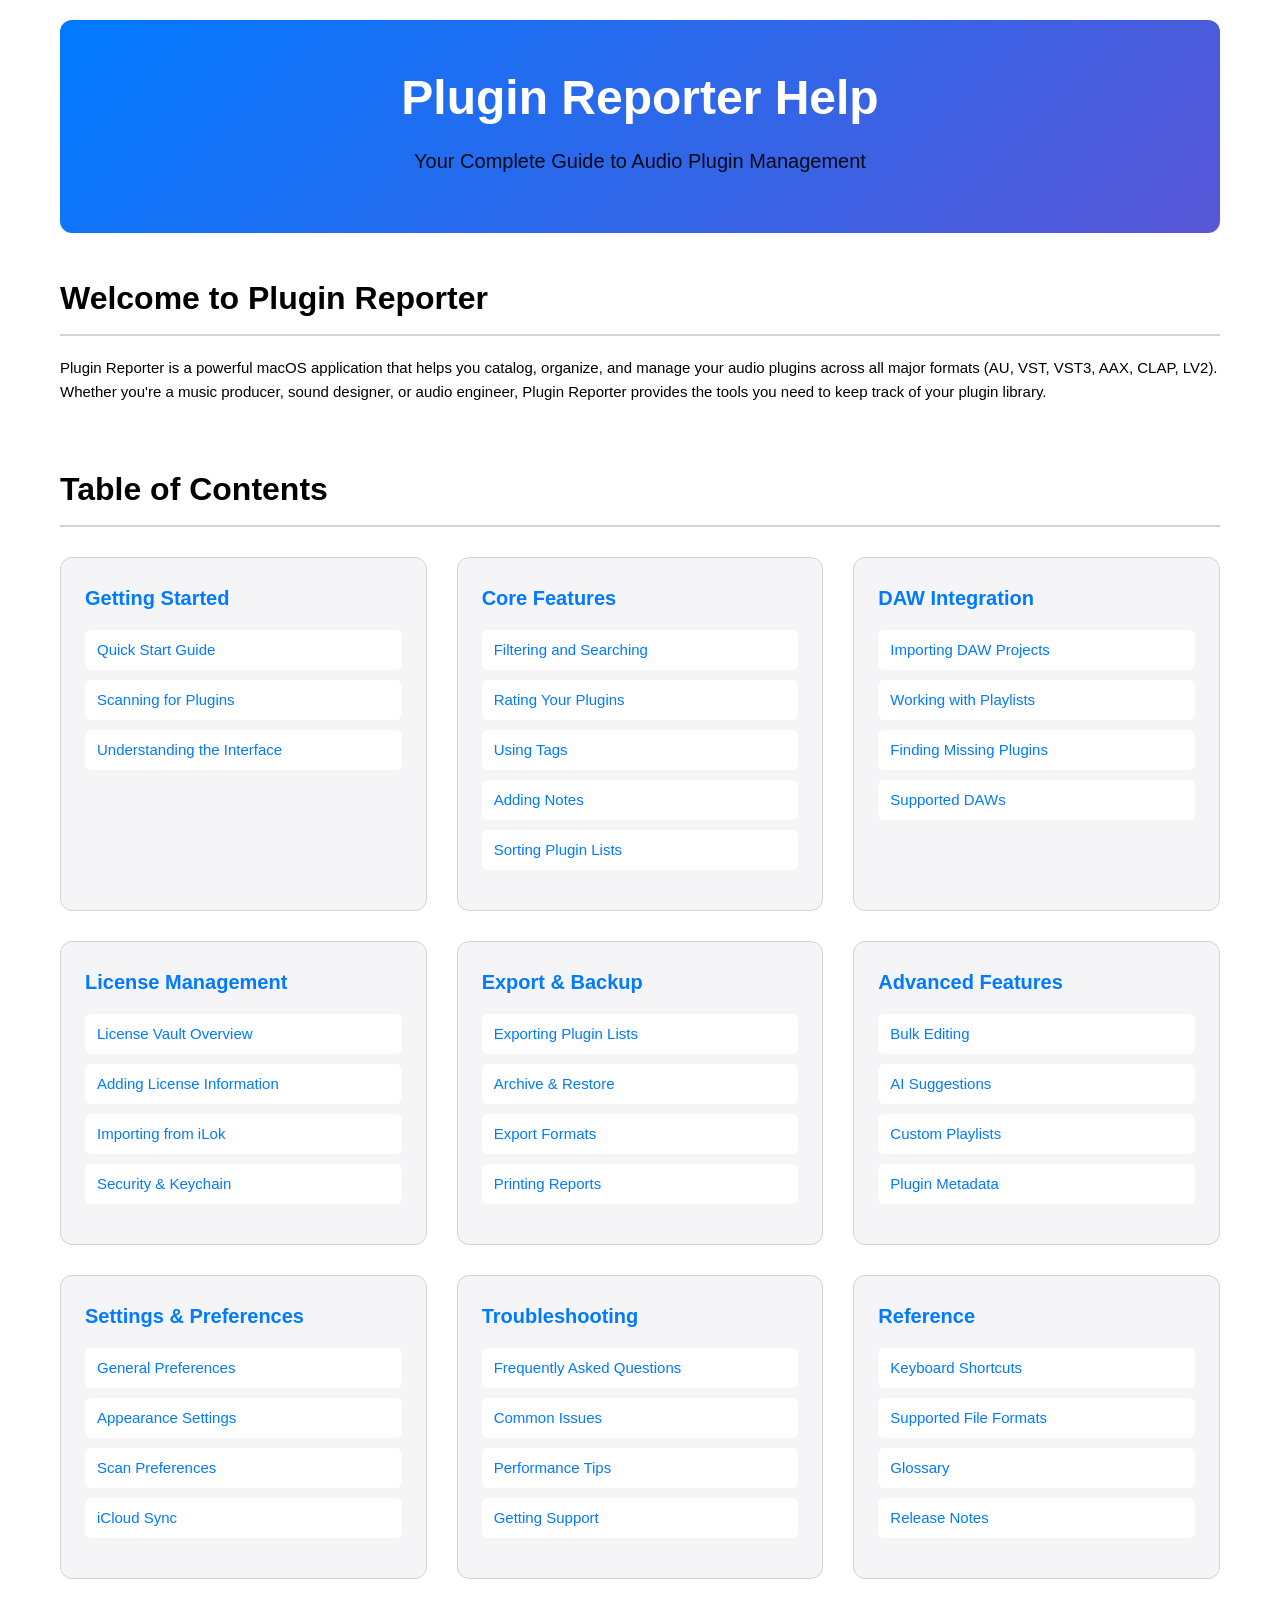
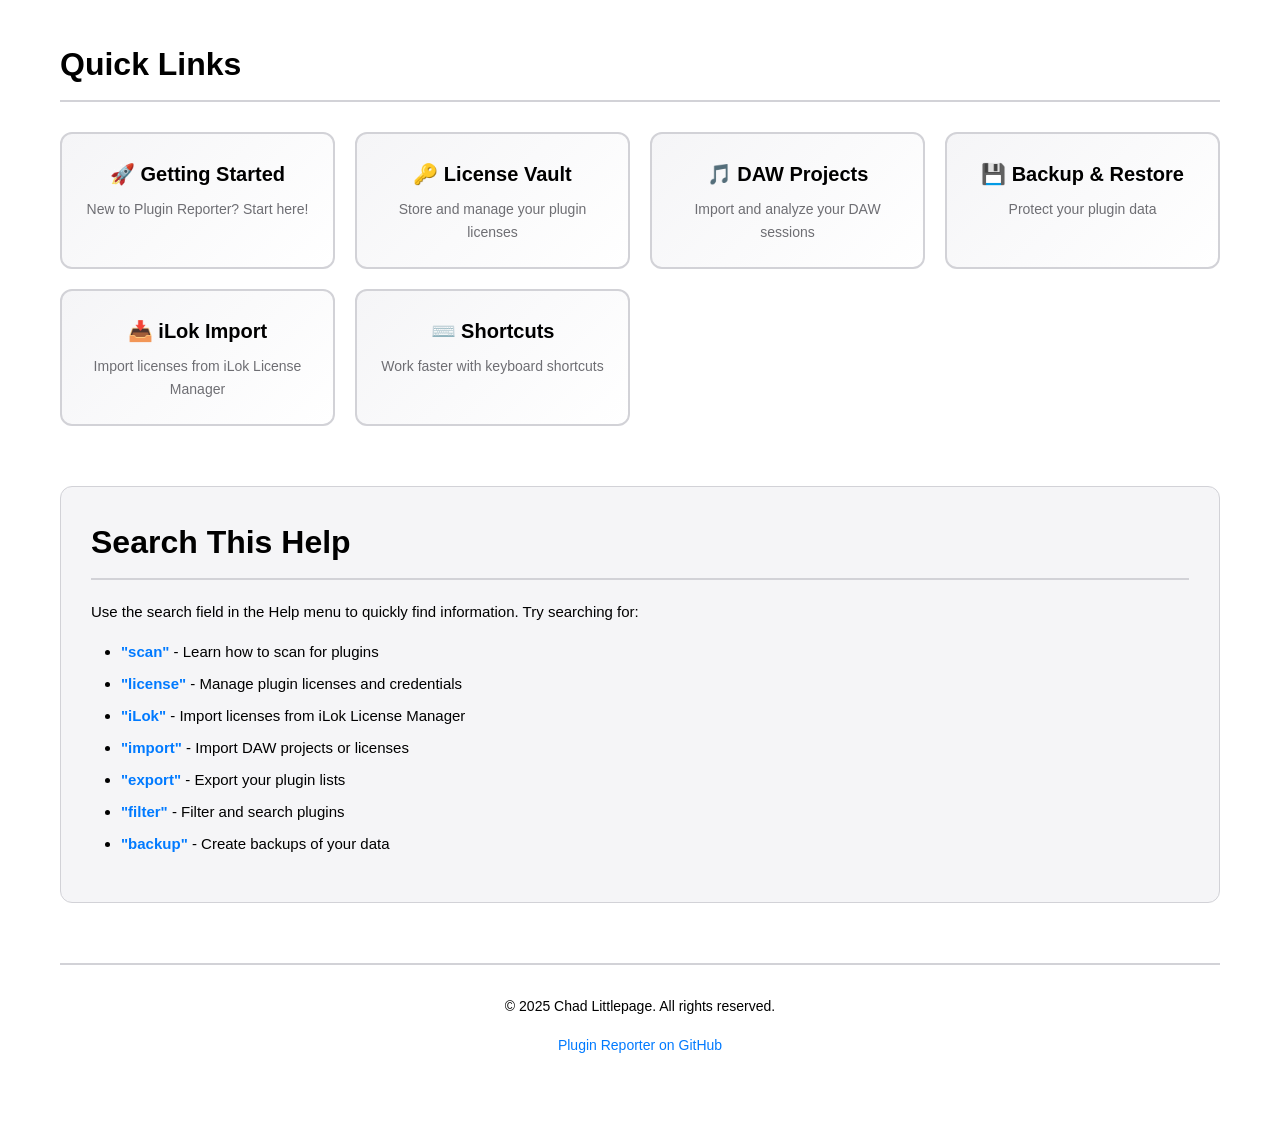
<file: Help/PluginReporter.help/Contents/Resources/en.lproj/index.html>
<!DOCTYPE html>
<html lang="en">
<head>
    <meta charset="UTF-8">
    <meta name="viewport" content="width=device-width, initial-scale=1.0">
    <meta name="AppleTitle" content="Plugin Reporter Help">
    <meta name="AppleIcon" content="PluginReporter.help/Contents/Resources/icon.png">
    <meta name="description" content="Complete guide to using Plugin Reporter">
    <title>Plugin Reporter Help</title>
    <link rel="stylesheet" href="styles.css">
</head>
<body>
    <div class="header">
        <h1>Plugin Reporter Help</h1>
        <p class="subtitle">Your Complete Guide to Audio Plugin Management</p>
    </div>

    <div class="container">
        <section class="intro">
            <h2>Welcome to Plugin Reporter</h2>
            <p>Plugin Reporter is a powerful macOS application that helps you catalog, organize, and manage your audio plugins across all major formats (AU, VST, VST3, AAX, CLAP, LV2). Whether you're a music producer, sound designer, or audio engineer, Plugin Reporter provides the tools you need to keep track of your plugin library.</p>
        </section>

        <section class="toc">
            <h2>Table of Contents</h2>
            <div class="toc-grid">
                <div class="toc-section">
                    <h3>Getting Started</h3>
                    <ul>
                        <li><a href="getting-started.html">Quick Start Guide</a></li>
                        <li><a href="scanning.html">Scanning for Plugins</a></li>
                        <li><a href="interface.html">Understanding the Interface</a></li>
                    </ul>
                </div>

                <div class="toc-section">
                    <h3>Core Features</h3>
                    <ul>
                        <li><a href="filtering.html">Filtering and Searching</a></li>
                        <li><a href="ratings.html">Rating Your Plugins</a></li>
                        <li><a href="tags.html">Using Tags</a></li>
                        <li><a href="notes.html">Adding Notes</a></li>
                        <li><a href="sorting.html">Sorting Plugin Lists</a></li>
                    </ul>
                </div>

                <div class="toc-section">
                    <h3>DAW Integration</h3>
                    <ul>
                        <li><a href="daw-import.html">Importing DAW Projects</a></li>
                        <li><a href="playlists.html">Working with Playlists</a></li>
                        <li><a href="missing-plugins.html">Finding Missing Plugins</a></li>
                        <li><a href="supported-daws.html">Supported DAWs</a></li>
                    </ul>
                </div>

                <div class="toc-section">
                    <h3>License Management</h3>
                    <ul>
                        <li><a href="license-vault.html">License Vault Overview</a></li>
                        <li><a href="adding-licenses.html">Adding License Information</a></li>
                        <li><a href="ilok-import.html">Importing from iLok</a></li>
                        <li><a href="license-security.html">Security & Keychain</a></li>
                    </ul>
                </div>

                <div class="toc-section">
                    <h3>Export & Backup</h3>
                    <ul>
                        <li><a href="exporting.html">Exporting Plugin Lists</a></li>
                        <li><a href="archive.html">Archive & Restore</a></li>
                        <li><a href="formats.html">Export Formats</a></li>
                        <li><a href="printing.html">Printing Reports</a></li>
                    </ul>
                </div>

                <div class="toc-section">
                    <h3>Advanced Features</h3>
                    <ul>
                        <li><a href="bulk-edit.html">Bulk Editing</a></li>
                        <li><a href="ai-suggestions.html">AI Suggestions</a></li>
                        <li><a href="custom-playlists.html">Custom Playlists</a></li>
                        <li><a href="metadata.html">Plugin Metadata</a></li>
                    </ul>
                </div>

                <div class="toc-section">
                    <h3>Settings & Preferences</h3>
                    <ul>
                        <li><a href="preferences.html">General Preferences</a></li>
                        <li><a href="appearance.html">Appearance Settings</a></li>
                        <li><a href="scanning-settings.html">Scan Preferences</a></li>
                        <li><a href="icloud.html">iCloud Sync</a></li>
                    </ul>
                </div>

                <div class="toc-section">
                    <h3>Troubleshooting</h3>
                    <ul>
                        <li><a href="faq.html">Frequently Asked Questions</a></li>
                        <li><a href="common-issues.html">Common Issues</a></li>
                        <li><a href="performance.html">Performance Tips</a></li>
                        <li><a href="support.html">Getting Support</a></li>
                    </ul>
                </div>

                <div class="toc-section">
                    <h3>Reference</h3>
                    <ul>
                        <li><a href="keyboard-shortcuts.html">Keyboard Shortcuts</a></li>
                        <li><a href="file-formats.html">Supported File Formats</a></li>
                        <li><a href="glossary.html">Glossary</a></li>
                        <li><a href="release-notes.html">Release Notes</a></li>
                    </ul>
                </div>
            </div>
        </section>

        <section class="quick-links">
            <h2>Quick Links</h2>
            <div class="quick-link-grid">
                <a href="getting-started.html" class="quick-link-card">
                    <h3>🚀 Getting Started</h3>
                    <p>New to Plugin Reporter? Start here!</p>
                </a>
                <a href="license-vault.html" class="quick-link-card">
                    <h3>🔑 License Vault</h3>
                    <p>Store and manage your plugin licenses</p>
                </a>
                <a href="daw-import.html" class="quick-link-card">
                    <h3>🎵 DAW Projects</h3>
                    <p>Import and analyze your DAW sessions</p>
                </a>
                <a href="archive.html" class="quick-link-card">
                    <h3>💾 Backup & Restore</h3>
                    <p>Protect your plugin data</p>
                </a>
                <a href="ilok-import.html" class="quick-link-card">
                    <h3>📥 iLok Import</h3>
                    <p>Import licenses from iLok License Manager</p>
                </a>
                <a href="keyboard-shortcuts.html" class="quick-link-card">
                    <h3>⌨️ Shortcuts</h3>
                    <p>Work faster with keyboard shortcuts</p>
                </a>
            </div>
        </section>

        <section class="search-tips">
            <h2>Search This Help</h2>
            <p>Use the search field in the Help menu to quickly find information. Try searching for:</p>
            <ul>
                <li><strong>"scan"</strong> - Learn how to scan for plugins</li>
                <li><strong>"license"</strong> - Manage plugin licenses and credentials</li>
                <li><strong>"iLok"</strong> - Import licenses from iLok License Manager</li>
                <li><strong>"import"</strong> - Import DAW projects or licenses</li>
                <li><strong>"export"</strong> - Export your plugin lists</li>
                <li><strong>"filter"</strong> - Filter and search plugins</li>
                <li><strong>"backup"</strong> - Create backups of your data</li>
            </ul>
        </section>
    </div>

    <footer>
        <p>&copy; 2025 Chad Littlepage. All rights reserved.</p>
        <p><a href="https://github.com/chadlittlepage/pluginreporter">Plugin Reporter on GitHub</a></p>
    </footer>
</body>
</html>
</file>
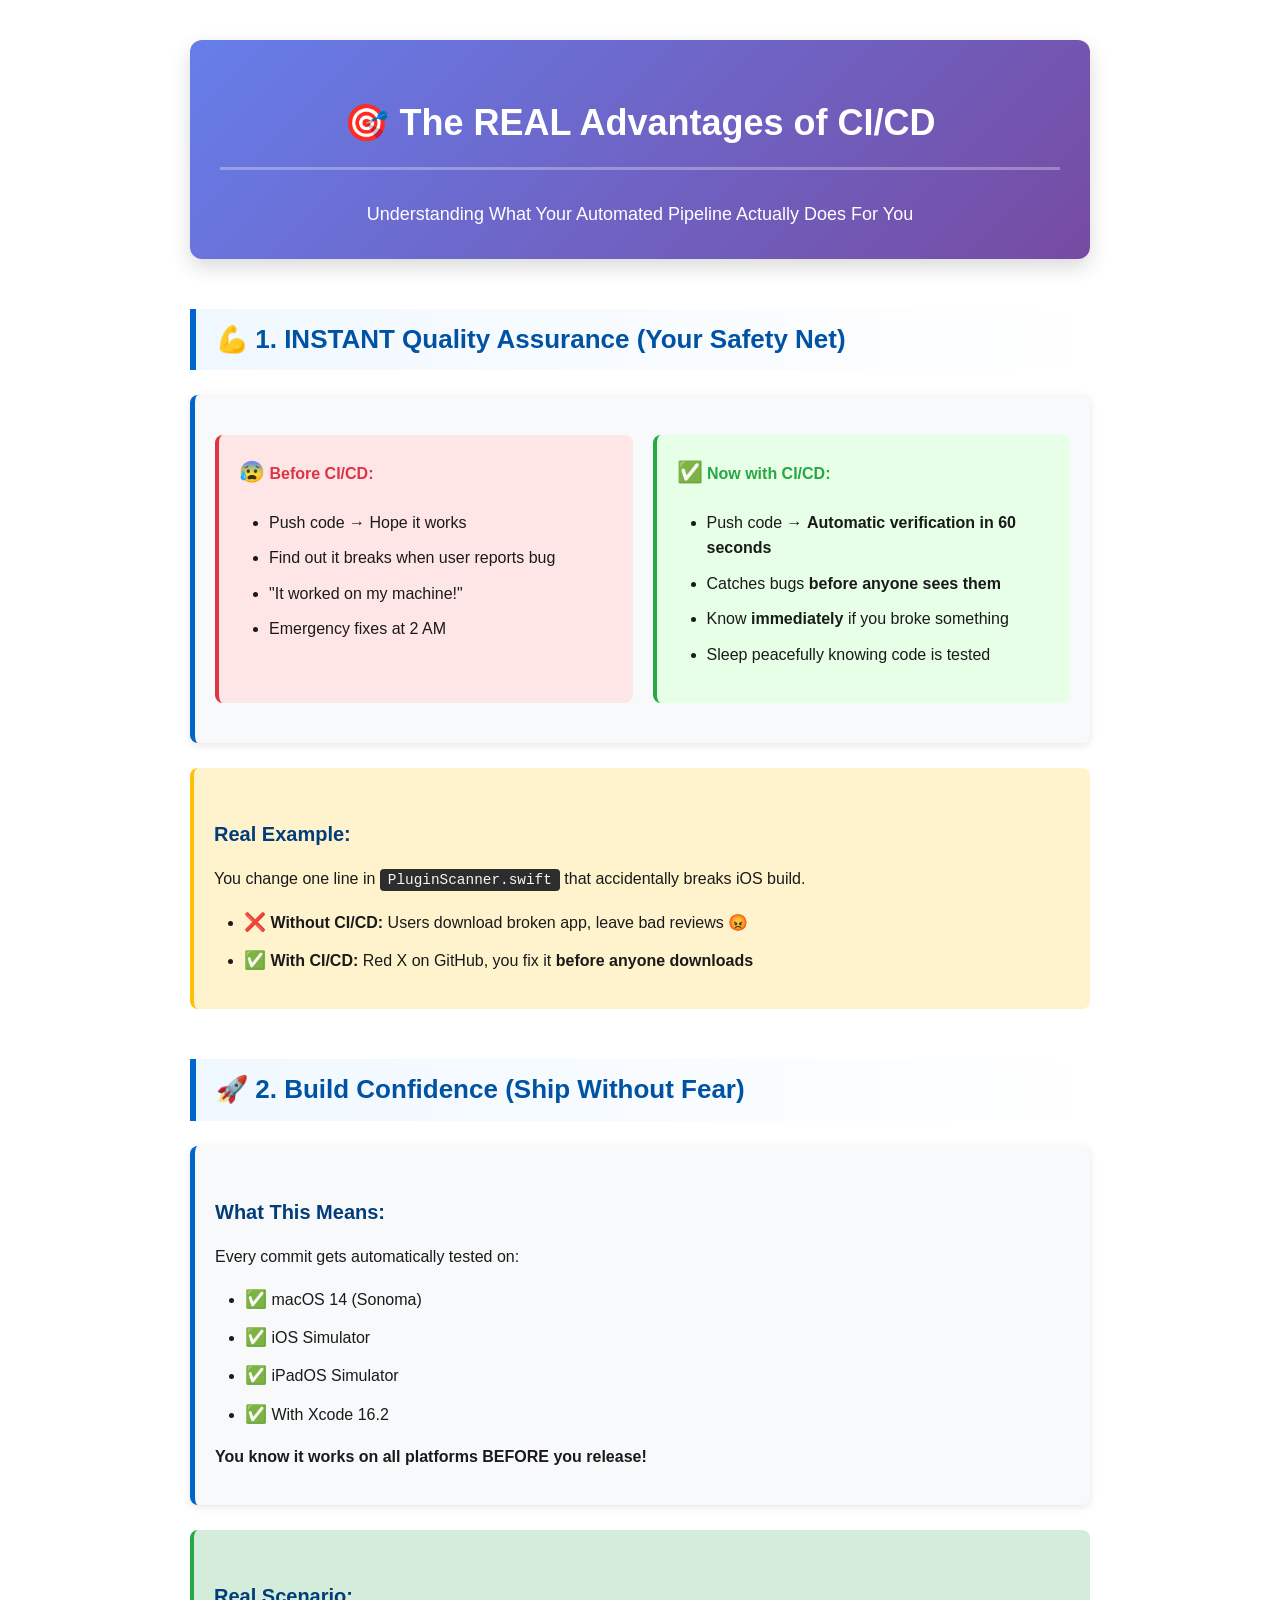
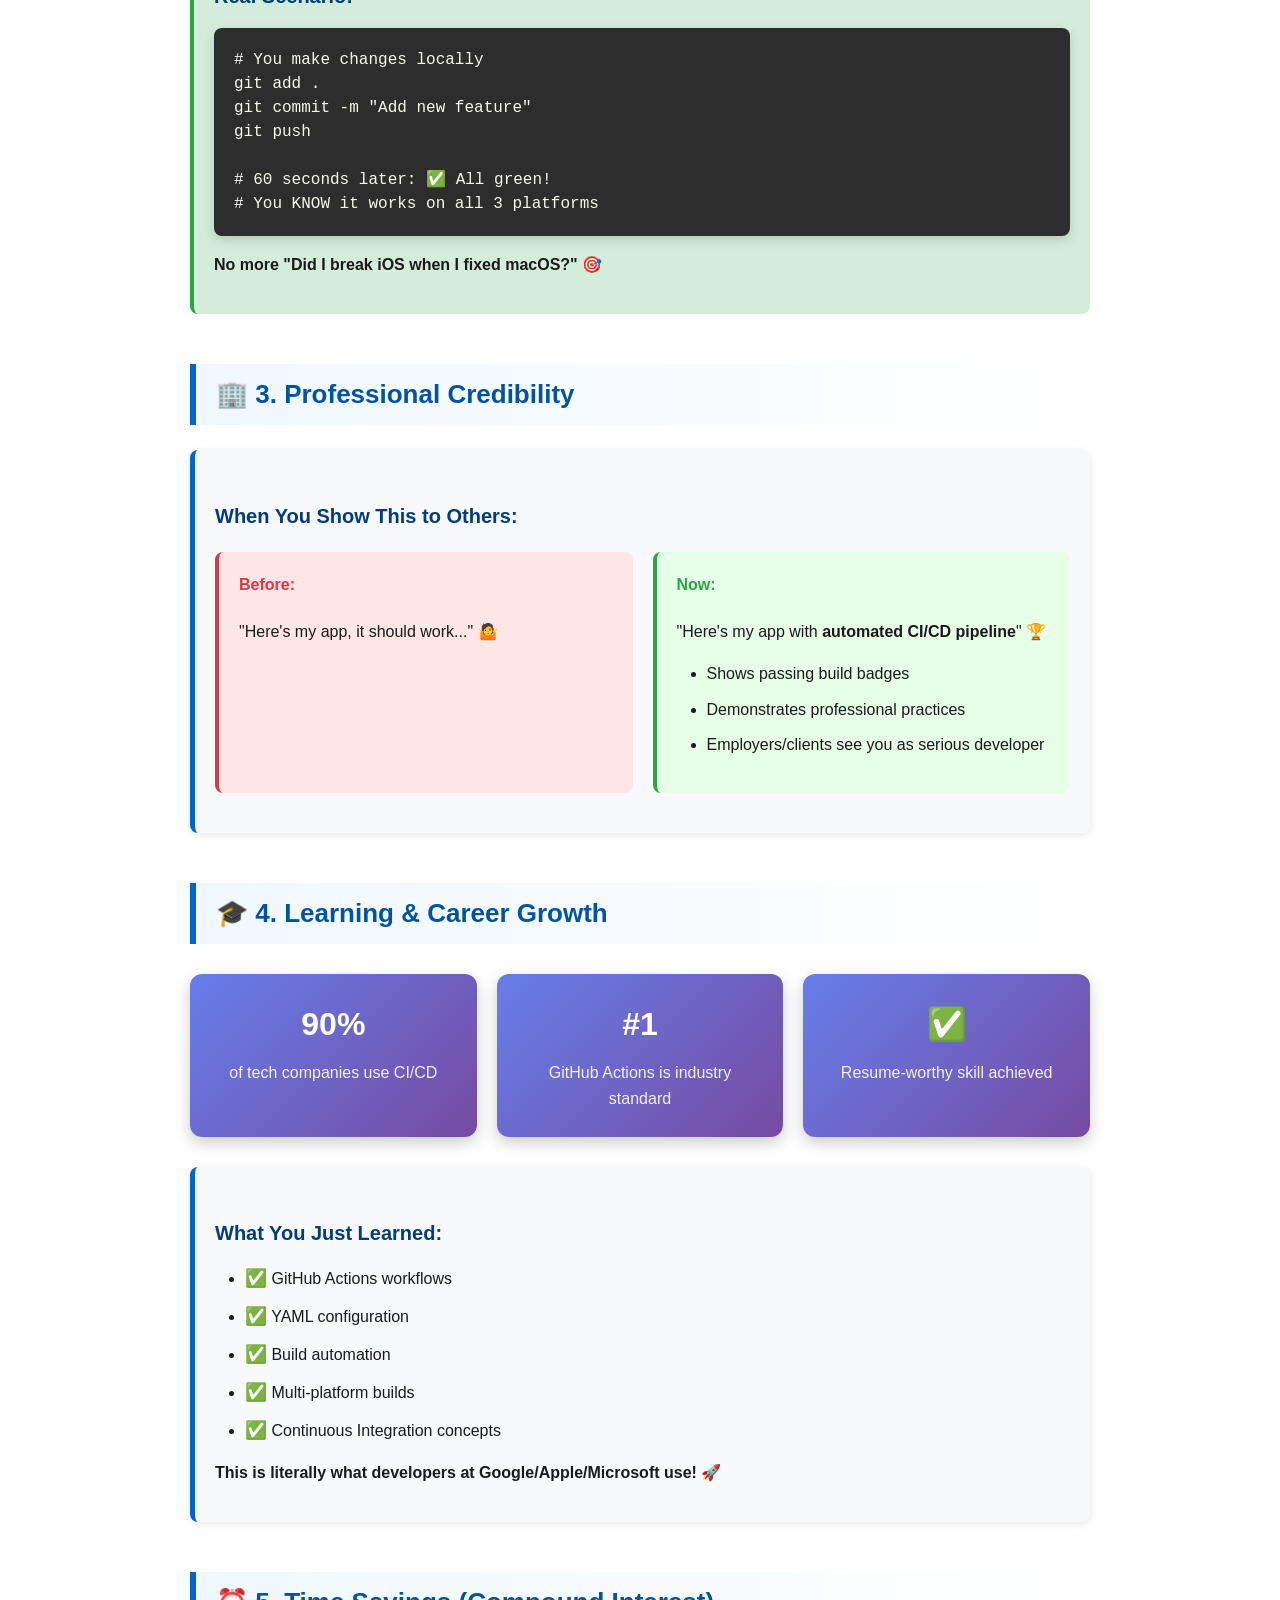
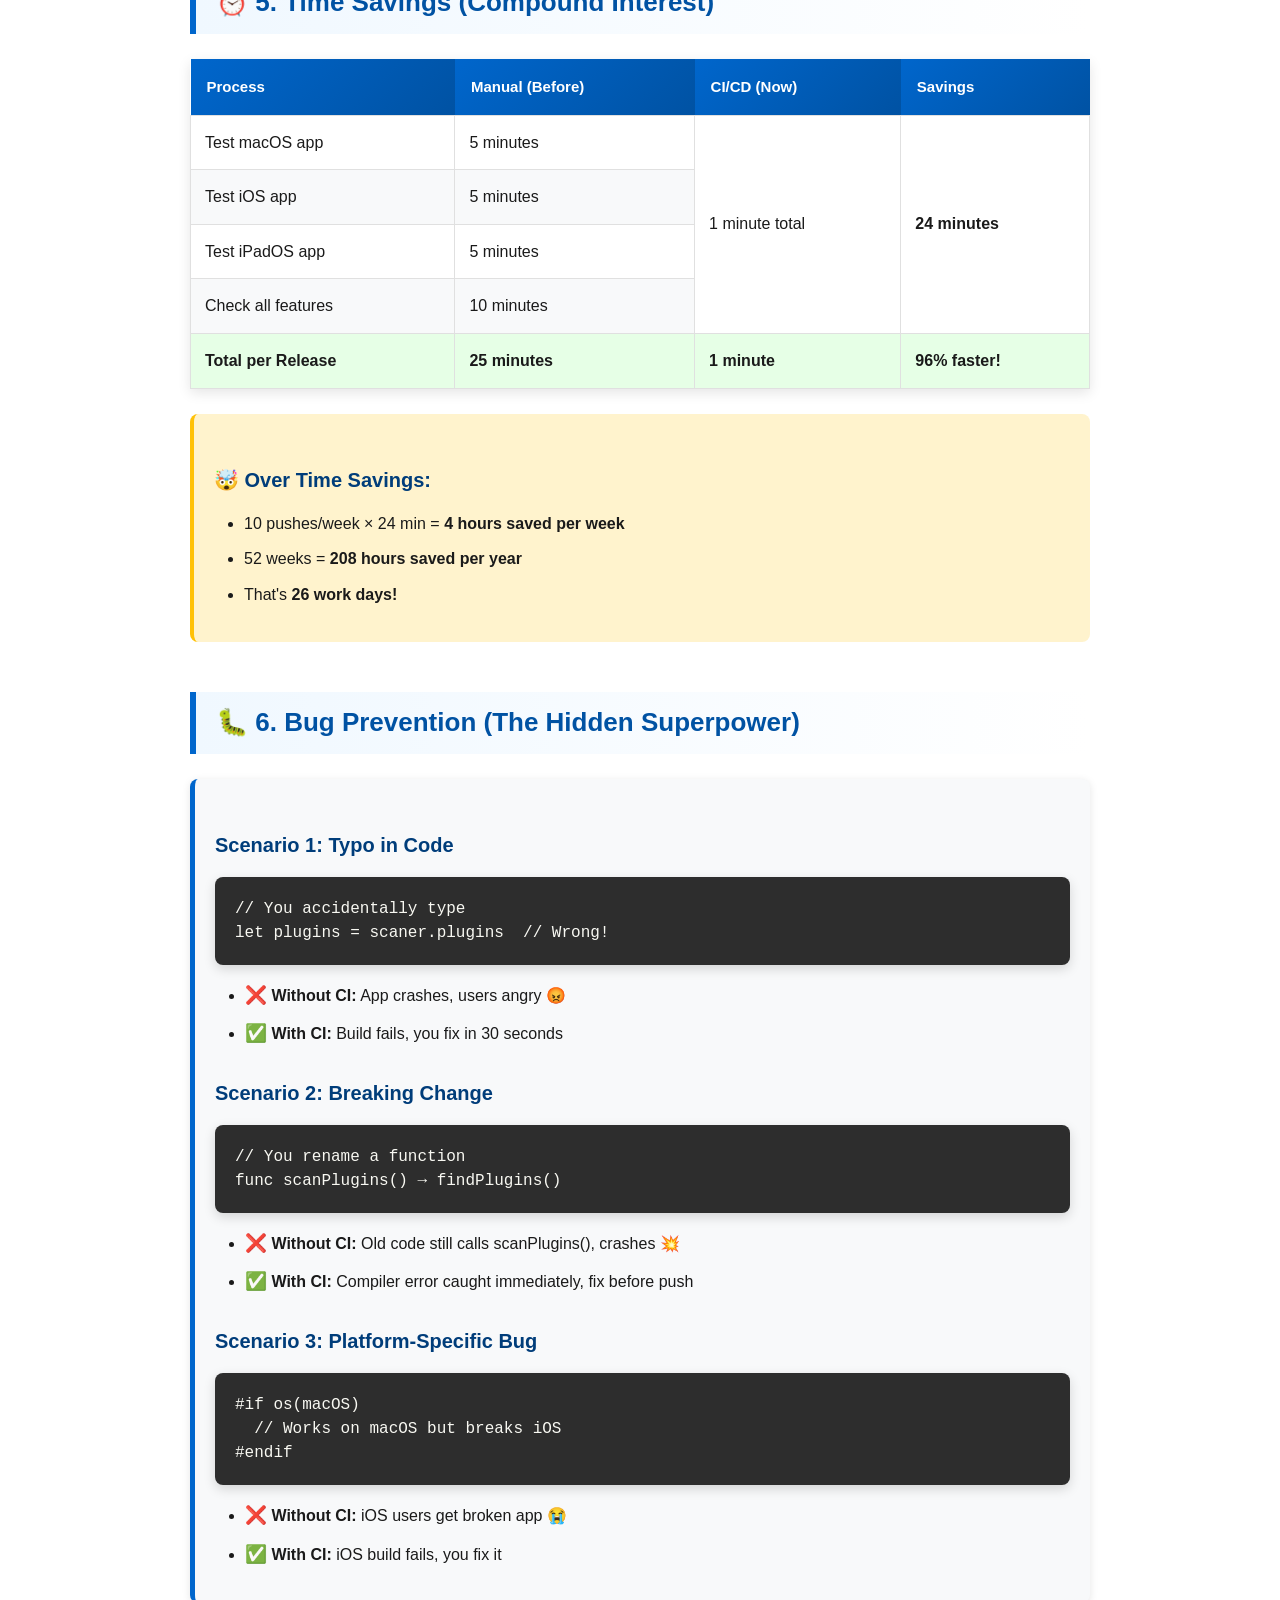
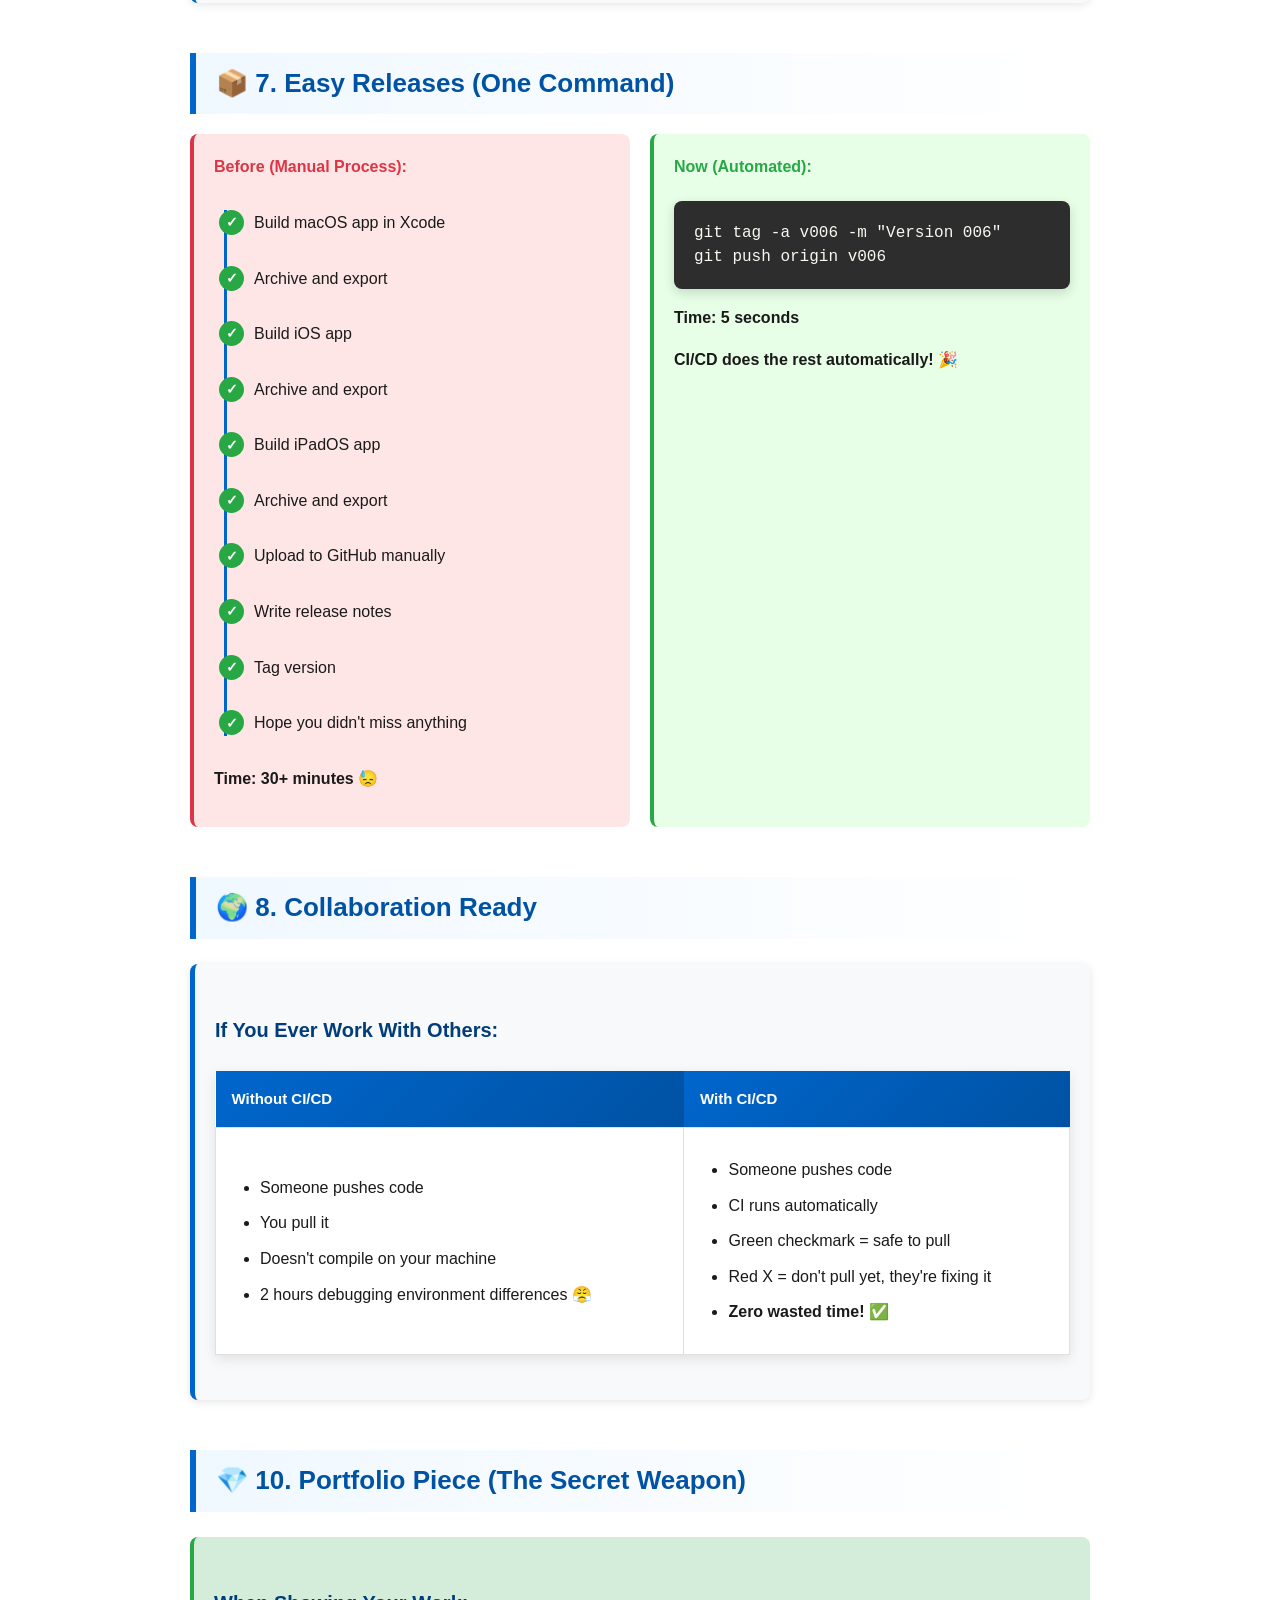
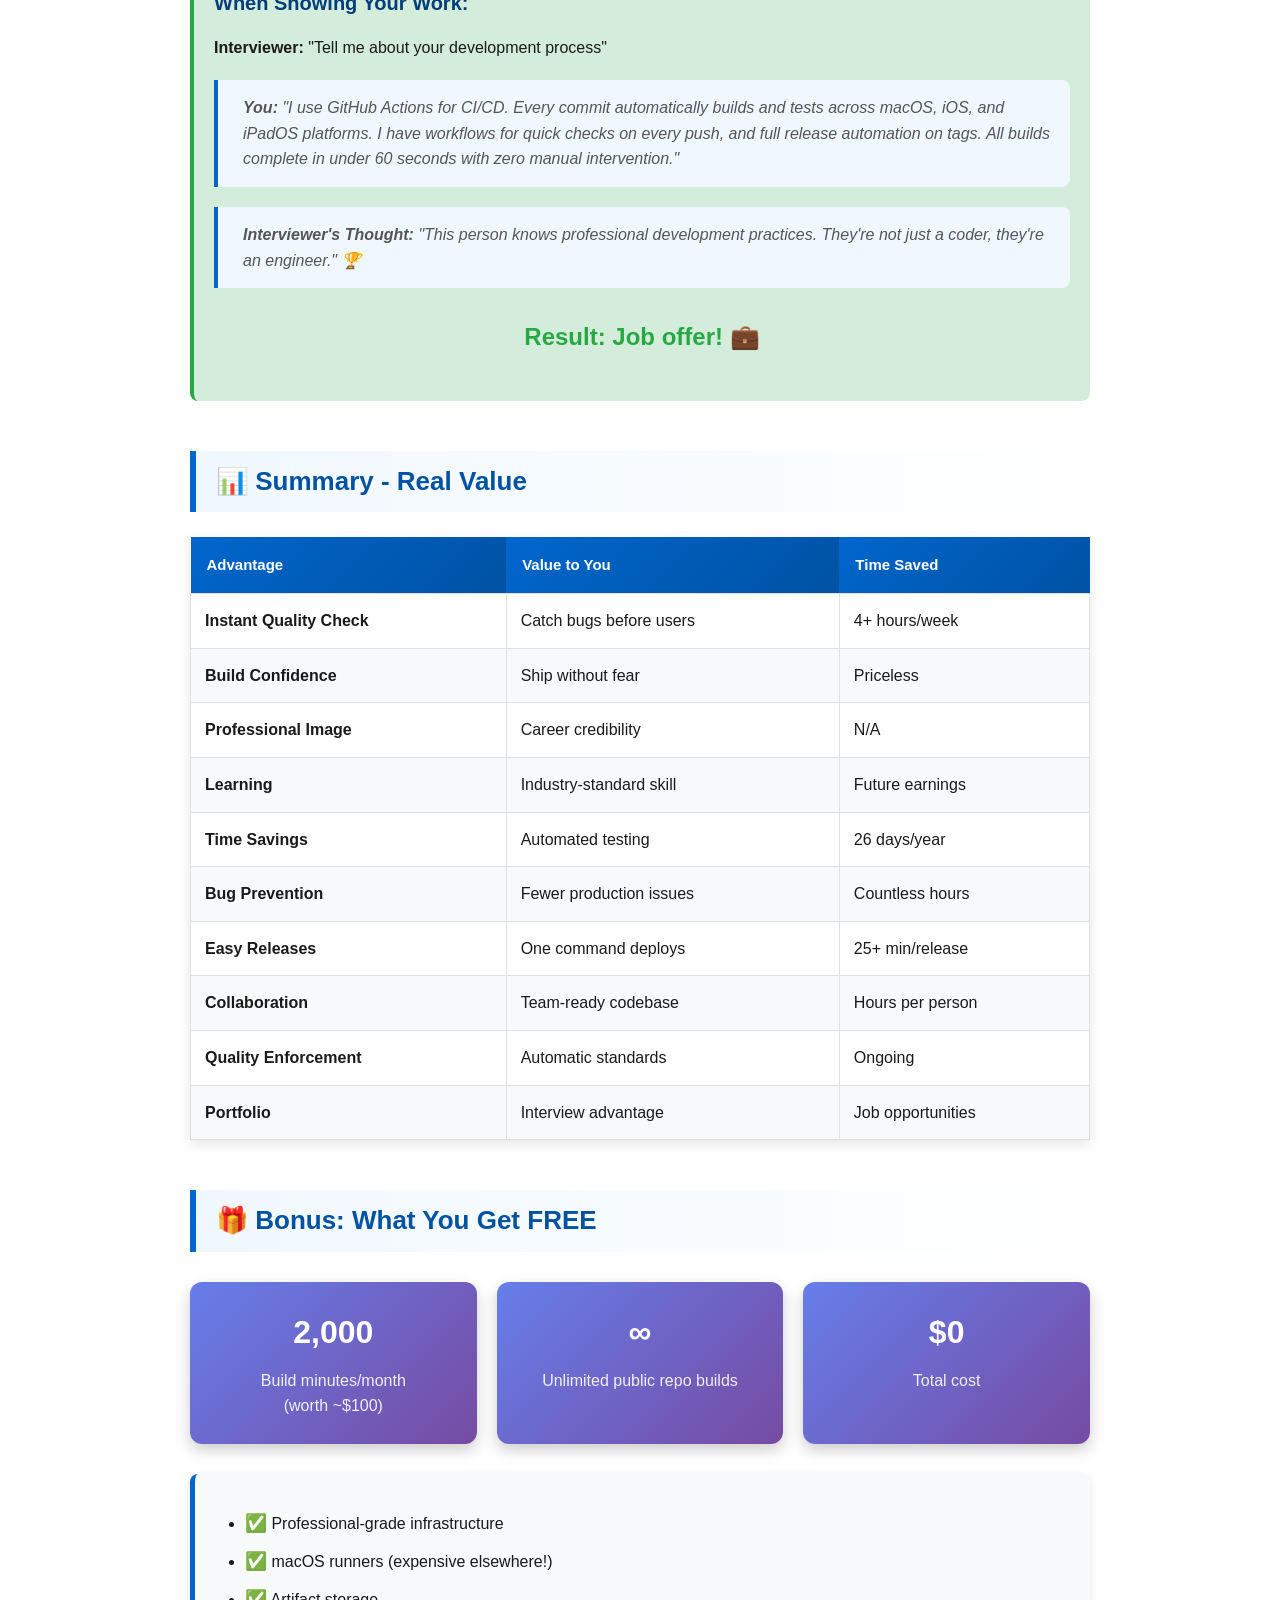
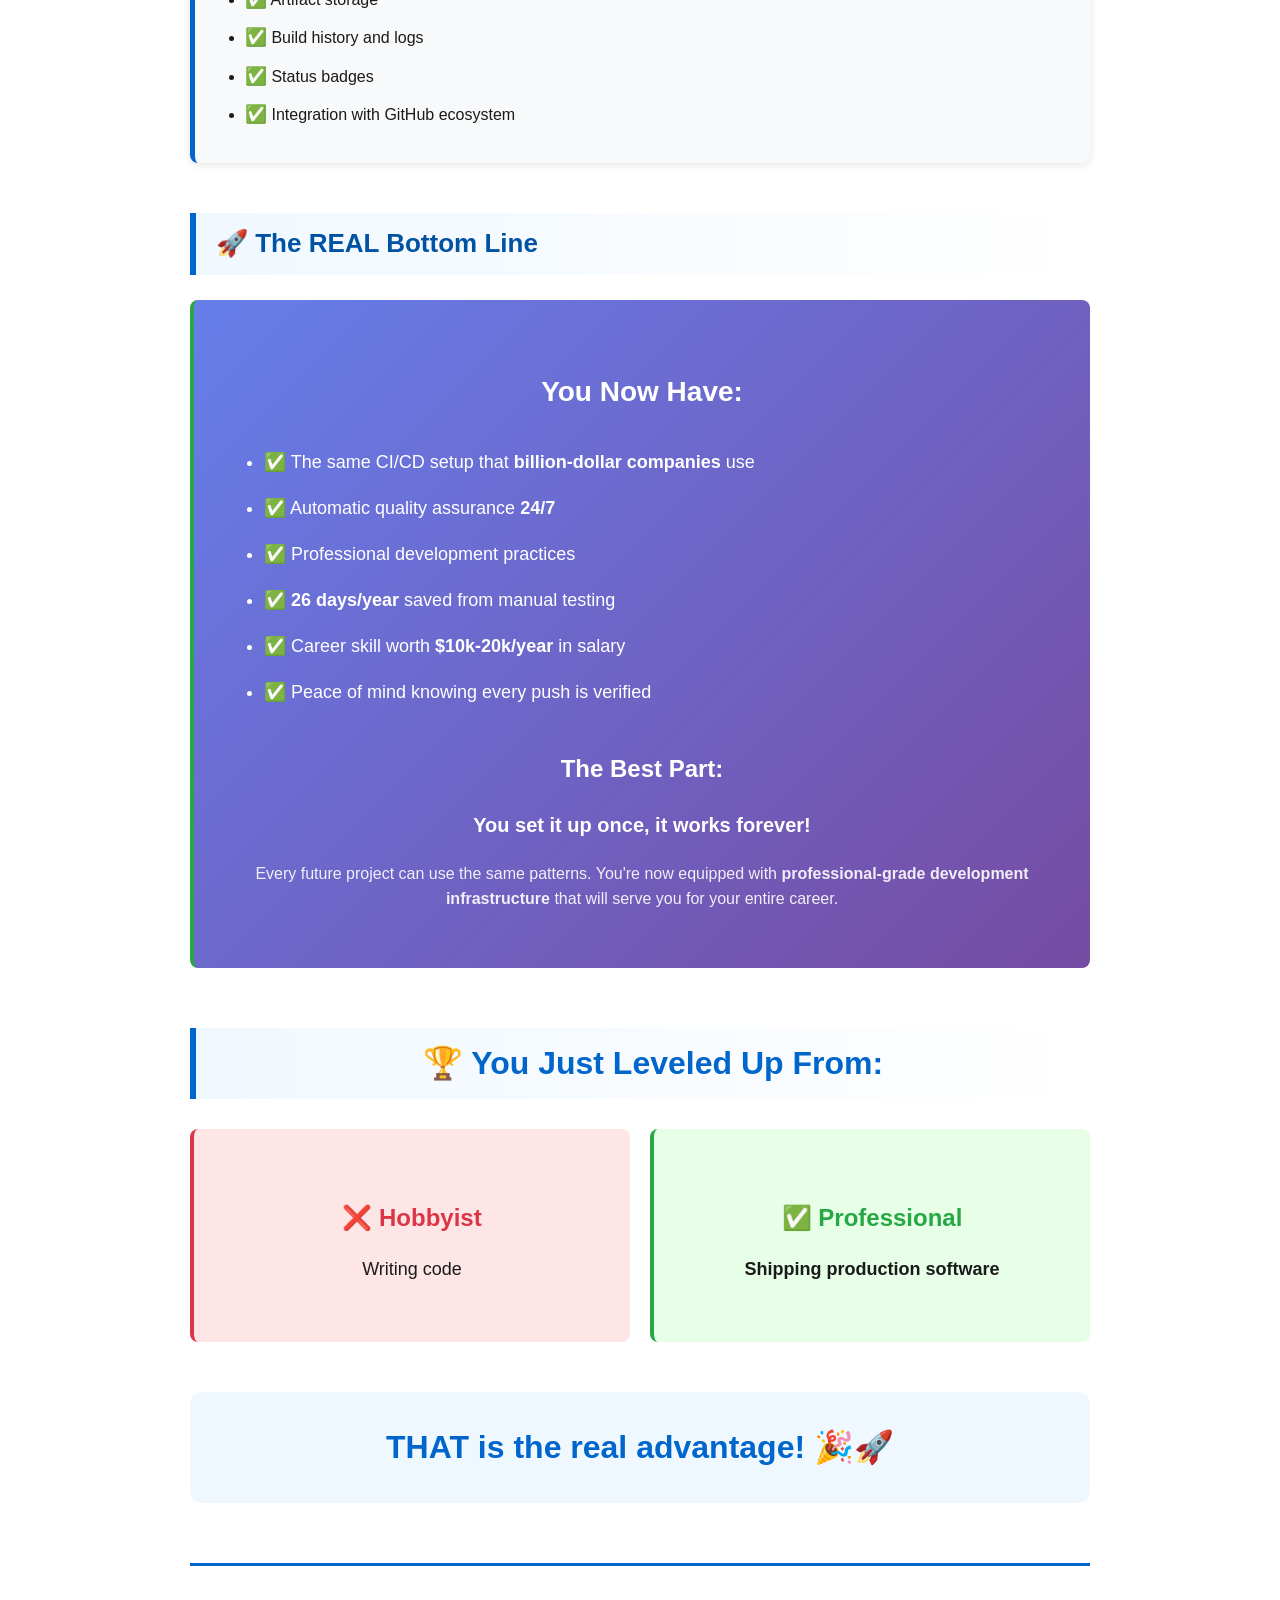
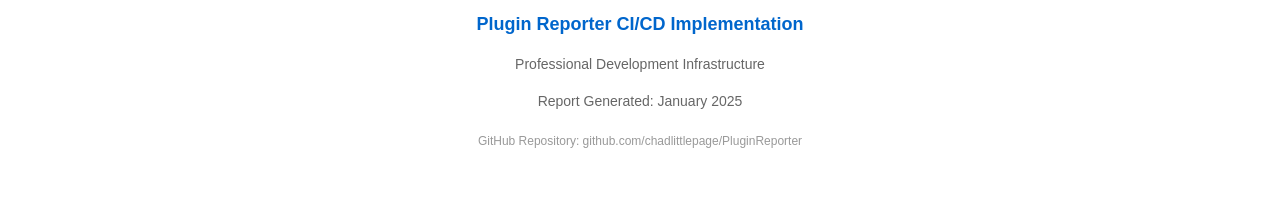
<file: CI_CD_ADVANTAGES.html>
<!DOCTYPE html>
<html>
<head>
    <meta charset="UTF-8">
    <title>CI/CD Real Advantages Report</title>
    <style>
        @media print {
            @page { margin: 1.5cm; }
            .page-break { page-break-before: always; }
        }
        body {
            font-family: -apple-system, BlinkMacSystemFont, 'Segoe UI', 'Helvetica Neue', Arial, sans-serif;
            line-height: 1.6;
            color: #1a1a1a;
            max-width: 900px;
            margin: 0 auto;
            padding: 40px 20px;
            background: white;
        }
        h1 {
            color: #0066cc;
            font-size: 36px;
            border-bottom: 4px solid #0066cc;
            padding-bottom: 15px;
            margin-bottom: 30px;
            text-align: center;
        }
        h2 {
            color: #0052a3;
            font-size: 26px;
            margin-top: 50px;
            margin-bottom: 20px;
            border-left: 6px solid #0066cc;
            padding-left: 20px;
            background: linear-gradient(to right, #f0f8ff, transparent);
            padding-top: 10px;
            padding-bottom: 10px;
        }
        h3 {
            color: #003d7a;
            font-size: 20px;
            margin-top: 30px;
            margin-bottom: 15px;
        }
        h4 {
            color: #002952;
            font-size: 16px;
            margin-top: 20px;
        }
        .intro {
            background: linear-gradient(135deg, #667eea 0%, #764ba2 100%);
            color: white;
            padding: 30px;
            border-radius: 12px;
            margin-bottom: 40px;
            text-align: center;
            box-shadow: 0 8px 20px rgba(0,0,0,0.15);
        }
        .intro h1 {
            color: white;
            border-bottom: 3px solid rgba(255,255,255,0.3);
            padding-bottom: 15px;
        }
        .intro p {
            font-size: 18px;
            margin: 15px 0 0 0;
        }
        .advantage-box {
            background: #f8f9fa;
            border-left: 5px solid #0066cc;
            padding: 20px;
            margin: 25px 0;
            border-radius: 8px;
            box-shadow: 0 2px 8px rgba(0,0,0,0.1);
        }
        .before-after {
            display: grid;
            grid-template-columns: 1fr 1fr;
            gap: 20px;
            margin: 20px 0;
        }
        .before, .after {
            padding: 20px;
            border-radius: 8px;
        }
        .before {
            background: #ffe6e6;
            border-left: 4px solid #dc3545;
        }
        .after {
            background: #e6ffe6;
            border-left: 4px solid #28a745;
        }
        .before h4 {
            color: #dc3545;
            margin-top: 0;
        }
        .after h4 {
            color: #28a745;
            margin-top: 0;
        }
        table {
            width: 100%;
            border-collapse: collapse;
            margin: 25px 0;
            box-shadow: 0 4px 12px rgba(0,0,0,0.1);
            background: white;
        }
        th {
            background: linear-gradient(135deg, #0066cc 0%, #0052a3 100%);
            color: white;
            padding: 16px;
            text-align: left;
            font-weight: 600;
            font-size: 15px;
        }
        td {
            border: 1px solid #e0e0e0;
            padding: 14px;
        }
        tr:nth-child(even) {
            background-color: #f8f9fa;
        }
        tr:hover {
            background-color: #e3f2fd;
        }
        ul {
            margin: 15px 0;
            padding-left: 30px;
        }
        li {
            margin: 10px 0;
        }
        code {
            background: #2d2d2d;
            color: #f8f8f2;
            padding: 3px 8px;
            border-radius: 4px;
            font-family: 'Monaco', 'Courier New', monospace;
            font-size: 0.9em;
        }
        pre {
            background: #2d2d2d;
            color: #f8f8f2;
            padding: 20px;
            border-radius: 8px;
            overflow-x: auto;
            font-family: 'Monaco', 'Courier New', monospace;
            line-height: 1.5;
            box-shadow: 0 4px 12px rgba(0,0,0,0.15);
        }
        .highlight {
            background: #fff3cd;
            border-left: 4px solid #ffc107;
            padding: 20px;
            margin: 25px 0;
            border-radius: 8px;
        }
        .success {
            background: #d4edda;
            border-left: 4px solid #28a745;
            padding: 20px;
            margin: 25px 0;
            border-radius: 8px;
        }
        .checkmark {
            color: #28a745;
            font-weight: bold;
            font-size: 1.1em;
        }
        .xmark {
            color: #dc3545;
            font-weight: bold;
            font-size: 1.1em;
        }
        .emoji {
            font-size: 1.3em;
        }
        .stats-grid {
            display: grid;
            grid-template-columns: repeat(3, 1fr);
            gap: 20px;
            margin: 30px 0;
        }
        .stat-card {
            background: linear-gradient(135deg, #667eea 0%, #764ba2 100%);
            color: white;
            padding: 25px;
            border-radius: 12px;
            text-align: center;
            box-shadow: 0 6px 15px rgba(0,0,0,0.2);
        }
        .stat-card h3 {
            color: white;
            margin: 0 0 10px 0;
            font-size: 32px;
        }
        .stat-card p {
            margin: 0;
            opacity: 0.9;
        }
        .footer {
            margin-top: 60px;
            padding-top: 30px;
            border-top: 3px solid #0066cc;
            text-align: center;
            color: #666;
            font-size: 14px;
        }
        .footer strong {
            color: #0066cc;
            font-size: 18px;
        }
        blockquote {
            border-left: 4px solid #0066cc;
            padding-left: 20px;
            margin: 20px 0;
            font-style: italic;
            color: #555;
            background: #f0f8ff;
            padding: 15px 15px 15px 25px;
            border-radius: 0 8px 8px 0;
        }
        .timeline {
            position: relative;
            padding-left: 40px;
            margin: 30px 0;
        }
        .timeline::before {
            content: '';
            position: absolute;
            left: 10px;
            top: 0;
            bottom: 0;
            width: 3px;
            background: #0066cc;
        }
        .timeline-item {
            position: relative;
            margin-bottom: 30px;
        }
        .timeline-item::before {
            content: '✓';
            position: absolute;
            left: -35px;
            width: 25px;
            height: 25px;
            background: #28a745;
            color: white;
            border-radius: 50%;
            display: flex;
            align-items: center;
            justify-content: center;
            font-weight: bold;
            font-size: 14px;
        }
    </style>
</head>
<body>

<div class="intro">
    <h1>🎯 The REAL Advantages of CI/CD</h1>
    <p>Understanding What Your Automated Pipeline Actually Does For You</p>
</div>

<h2>💪 1. INSTANT Quality Assurance (Your Safety Net)</h2>

<div class="advantage-box">
    <div class="before-after">
        <div class="before">
            <h4><span class="emoji">😰</span> Before CI/CD:</h4>
            <ul>
                <li>Push code → Hope it works</li>
                <li>Find out it breaks when user reports bug</li>
                <li>"It worked on my machine!"</li>
                <li>Emergency fixes at 2 AM</li>
            </ul>
        </div>
        <div class="after">
            <h4><span class="emoji">✅</span> Now with CI/CD:</h4>
            <ul>
                <li>Push code → <strong>Automatic verification in 60 seconds</strong></li>
                <li>Catches bugs <strong>before anyone sees them</strong></li>
                <li>Know <strong>immediately</strong> if you broke something</li>
                <li>Sleep peacefully knowing code is tested</li>
            </ul>
        </div>
    </div>
</div>

<div class="highlight">
    <h3>Real Example:</h3>
    <p>You change one line in <code>PluginScanner.swift</code> that accidentally breaks iOS build.</p>
    <ul>
        <li><span class="xmark">❌</span> <strong>Without CI/CD:</strong> Users download broken app, leave bad reviews 😡</li>
        <li><span class="checkmark">✅</span> <strong>With CI/CD:</strong> Red X on GitHub, you fix it <strong>before anyone downloads</strong></li>
    </ul>
</div>

<div class="page-break"></div>

<h2>🚀 2. Build Confidence (Ship Without Fear)</h2>

<div class="advantage-box">
    <h3>What This Means:</h3>
    <p>Every commit gets automatically tested on:</p>
    <ul>
        <li><span class="checkmark">✅</span> macOS 14 (Sonoma)</li>
        <li><span class="checkmark">✅</span> iOS Simulator</li>
        <li><span class="checkmark">✅</span> iPadOS Simulator</li>
        <li><span class="checkmark">✅</span> With Xcode 16.2</li>
    </ul>
    <p><strong>You know it works on all platforms BEFORE you release!</strong></p>
</div>

<div class="success">
    <h3>Real Scenario:</h3>
    <pre>
# You make changes locally
git add .
git commit -m "Add new feature"
git push

# 60 seconds later: ✅ All green!
# You KNOW it works on all 3 platforms</pre>
    <p><strong>No more "Did I break iOS when I fixed macOS?"</strong> 🎯</p>
</div>

<h2>🏢 3. Professional Credibility</h2>

<div class="advantage-box">
    <h3>When You Show This to Others:</h3>
    <div class="before-after">
        <div class="before">
            <h4>Before:</h4>
            <p>"Here's my app, it should work..." 🤷</p>
        </div>
        <div class="after">
            <h4>Now:</h4>
            <p>"Here's my app with <strong>automated CI/CD pipeline</strong>" 🏆</p>
            <ul>
                <li>Shows passing build badges</li>
                <li>Demonstrates professional practices</li>
                <li>Employers/clients see you as serious developer</li>
            </ul>
        </div>
    </div>
</div>

<h2>🎓 4. Learning & Career Growth</h2>

<div class="stats-grid">
    <div class="stat-card">
        <h3>90%</h3>
        <p>of tech companies use CI/CD</p>
    </div>
    <div class="stat-card">
        <h3>#1</h3>
        <p>GitHub Actions is industry standard</p>
    </div>
    <div class="stat-card">
        <h3>✅</h3>
        <p>Resume-worthy skill achieved</p>
    </div>
</div>

<div class="advantage-box">
    <h3>What You Just Learned:</h3>
    <ul>
        <li><span class="checkmark">✅</span> GitHub Actions workflows</li>
        <li><span class="checkmark">✅</span> YAML configuration</li>
        <li><span class="checkmark">✅</span> Build automation</li>
        <li><span class="checkmark">✅</span> Multi-platform builds</li>
        <li><span class="checkmark">✅</span> Continuous Integration concepts</li>
    </ul>
    <p><strong>This is literally what developers at Google/Apple/Microsoft use!</strong> 🚀</p>
</div>

<div class="page-break"></div>

<h2>⏰ 5. Time Savings (Compound Interest)</h2>

<table>
    <thead>
        <tr>
            <th>Process</th>
            <th>Manual (Before)</th>
            <th>CI/CD (Now)</th>
            <th>Savings</th>
        </tr>
    </thead>
    <tbody>
        <tr>
            <td>Test macOS app</td>
            <td>5 minutes</td>
            <td rowspan="4">1 minute total</td>
            <td rowspan="4"><strong>24 minutes</strong></td>
        </tr>
        <tr>
            <td>Test iOS app</td>
            <td>5 minutes</td>
        </tr>
        <tr>
            <td>Test iPadOS app</td>
            <td>5 minutes</td>
        </tr>
        <tr>
            <td>Check all features</td>
            <td>10 minutes</td>
        </tr>
        <tr style="background-color: #e6ffe6; font-weight: bold;">
            <td><strong>Total per Release</strong></td>
            <td>25 minutes</td>
            <td>1 minute</td>
            <td><strong>96% faster!</strong></td>
        </tr>
    </tbody>
</table>

<div class="highlight">
    <h3>🤯 Over Time Savings:</h3>
    <ul>
        <li>10 pushes/week × 24 min = <strong>4 hours saved per week</strong></li>
        <li>52 weeks = <strong>208 hours saved per year</strong></li>
        <li>That's <strong>26 work days!</strong></li>
    </ul>
</div>

<h2>🐛 6. Bug Prevention (The Hidden Superpower)</h2>

<div class="advantage-box">
    <h3>Scenario 1: Typo in Code</h3>
    <pre>
// You accidentally type
let plugins = scaner.plugins  // Wrong!</pre>
    <ul>
        <li><span class="xmark">❌</span> <strong>Without CI:</strong> App crashes, users angry 😡</li>
        <li><span class="checkmark">✅</span> <strong>With CI:</strong> Build fails, you fix in 30 seconds</li>
    </ul>

    <h3>Scenario 2: Breaking Change</h3>
    <pre>
// You rename a function
func scanPlugins() → findPlugins()</pre>
    <ul>
        <li><span class="xmark">❌</span> <strong>Without CI:</strong> Old code still calls scanPlugins(), crashes 💥</li>
        <li><span class="checkmark">✅</span> <strong>With CI:</strong> Compiler error caught immediately, fix before push</li>
    </ul>

    <h3>Scenario 3: Platform-Specific Bug</h3>
    <pre>
#if os(macOS)
  // Works on macOS but breaks iOS
#endif</pre>
    <ul>
        <li><span class="xmark">❌</span> <strong>Without CI:</strong> iOS users get broken app 😭</li>
        <li><span class="checkmark">✅</span> <strong>With CI:</strong> iOS build fails, you fix it</li>
    </ul>
</div>

<div class="page-break"></div>

<h2>📦 7. Easy Releases (One Command)</h2>

<div class="before-after">
    <div class="before">
        <h4>Before (Manual Process):</h4>
        <div class="timeline">
            <div class="timeline-item">Build macOS app in Xcode</div>
            <div class="timeline-item">Archive and export</div>
            <div class="timeline-item">Build iOS app</div>
            <div class="timeline-item">Archive and export</div>
            <div class="timeline-item">Build iPadOS app</div>
            <div class="timeline-item">Archive and export</div>
            <div class="timeline-item">Upload to GitHub manually</div>
            <div class="timeline-item">Write release notes</div>
            <div class="timeline-item">Tag version</div>
            <div class="timeline-item">Hope you didn't miss anything</div>
        </div>
        <p><strong>Time: 30+ minutes</strong> 😓</p>
    </div>
    <div class="after">
        <h4>Now (Automated):</h4>
        <pre>
git tag -a v006 -m "Version 006"
git push origin v006</pre>
        <p><strong>Time: 5 seconds</strong></p>
        <p><strong>CI/CD does the rest automatically!</strong> 🎉</p>
    </div>
</div>

<h2>🌍 8. Collaboration Ready</h2>

<div class="advantage-box">
    <h3>If You Ever Work With Others:</h3>
    <table>
        <thead>
            <tr>
                <th>Without CI/CD</th>
                <th>With CI/CD</th>
            </tr>
        </thead>
        <tbody>
            <tr>
                <td>
                    <ul>
                        <li>Someone pushes code</li>
                        <li>You pull it</li>
                        <li>Doesn't compile on your machine</li>
                        <li>2 hours debugging environment differences 😤</li>
                    </ul>
                </td>
                <td>
                    <ul>
                        <li>Someone pushes code</li>
                        <li>CI runs automatically</li>
                        <li>Green checkmark = safe to pull</li>
                        <li>Red X = don't pull yet, they're fixing it</li>
                        <li><strong>Zero wasted time!</strong> ✅</li>
                    </ul>
                </td>
            </tr>
        </tbody>
    </table>
</div>

<h2>💎 10. Portfolio Piece (The Secret Weapon)</h2>

<div class="success">
    <h3>When Showing Your Work:</h3>
    <p><strong>Interviewer:</strong> "Tell me about your development process"</p>
    <blockquote>
        <strong>You:</strong> "I use GitHub Actions for CI/CD. Every commit automatically builds and tests across macOS, iOS, and iPadOS platforms. I have workflows for quick checks on every push, and full release automation on tags. All builds complete in under 60 seconds with zero manual intervention."
    </blockquote>
    <blockquote>
        <strong>Interviewer's Thought:</strong> "This person knows professional development practices. They're not just a coder, they're an engineer." 🏆
    </blockquote>
    <p style="text-align: center; font-size: 24px; color: #28a745; font-weight: bold; margin-top: 30px;">
        Result: Job offer! 💼
    </p>
</div>

<div class="page-break"></div>

<h2>📊 Summary - Real Value</h2>

<table>
    <thead>
        <tr>
            <th>Advantage</th>
            <th>Value to You</th>
            <th>Time Saved</th>
        </tr>
    </thead>
    <tbody>
        <tr>
            <td><strong>Instant Quality Check</strong></td>
            <td>Catch bugs before users</td>
            <td>4+ hours/week</td>
        </tr>
        <tr>
            <td><strong>Build Confidence</strong></td>
            <td>Ship without fear</td>
            <td>Priceless</td>
        </tr>
        <tr>
            <td><strong>Professional Image</strong></td>
            <td>Career credibility</td>
            <td>N/A</td>
        </tr>
        <tr>
            <td><strong>Learning</strong></td>
            <td>Industry-standard skill</td>
            <td>Future earnings</td>
        </tr>
        <tr>
            <td><strong>Time Savings</strong></td>
            <td>Automated testing</td>
            <td>26 days/year</td>
        </tr>
        <tr>
            <td><strong>Bug Prevention</strong></td>
            <td>Fewer production issues</td>
            <td>Countless hours</td>
        </tr>
        <tr>
            <td><strong>Easy Releases</strong></td>
            <td>One command deploys</td>
            <td>25+ min/release</td>
        </tr>
        <tr>
            <td><strong>Collaboration</strong></td>
            <td>Team-ready codebase</td>
            <td>Hours per person</td>
        </tr>
        <tr>
            <td><strong>Quality Enforcement</strong></td>
            <td>Automatic standards</td>
            <td>Ongoing</td>
        </tr>
        <tr>
            <td><strong>Portfolio</strong></td>
            <td>Interview advantage</td>
            <td>Job opportunities</td>
        </tr>
    </tbody>
</table>

<h2>🎁 Bonus: What You Get FREE</h2>

<div class="stats-grid">
    <div class="stat-card">
        <h3>2,000</h3>
        <p>Build minutes/month<br>(worth ~$100)</p>
    </div>
    <div class="stat-card">
        <h3>∞</h3>
        <p>Unlimited public repo builds</p>
    </div>
    <div class="stat-card">
        <h3>$0</h3>
        <p>Total cost</p>
    </div>
</div>

<div class="advantage-box">
    <ul>
        <li><span class="checkmark">✅</span> Professional-grade infrastructure</li>
        <li><span class="checkmark">✅</span> macOS runners (expensive elsewhere!)</li>
        <li><span class="checkmark">✅</span> Artifact storage</li>
        <li><span class="checkmark">✅</span> Build history and logs</li>
        <li><span class="checkmark">✅</span> Status badges</li>
        <li><span class="checkmark">✅</span> Integration with GitHub ecosystem</li>
    </ul>
</div>

<h2>🚀 The REAL Bottom Line</h2>

<div class="success" style="background: linear-gradient(135deg, #667eea 0%, #764ba2 100%); color: white; padding: 40px;">
    <h3 style="color: white; text-align: center; font-size: 28px; margin-bottom: 30px;">You Now Have:</h3>
    <ul style="font-size: 18px; line-height: 2;">
        <li>✅ The same CI/CD setup that <strong>billion-dollar companies</strong> use</li>
        <li>✅ Automatic quality assurance <strong>24/7</strong></li>
        <li>✅ Professional development practices</li>
        <li>✅ <strong>26 days/year</strong> saved from manual testing</li>
        <li>✅ Career skill worth <strong>$10k-20k/year</strong> in salary</li>
        <li>✅ Peace of mind knowing every push is verified</li>
    </ul>

    <h3 style="color: white; text-align: center; font-size: 24px; margin: 40px 0 20px 0;">The Best Part:</h3>
    <p style="text-align: center; font-size: 20px; font-weight: bold;">
        You set it up once, it works forever!
    </p>
    <p style="text-align: center; font-size: 16px; opacity: 0.9;">
        Every future project can use the same patterns. You're now equipped with <strong>professional-grade development infrastructure</strong> that will serve you for your entire career.
    </p>
</div>

<h2 style="text-align: center; color: #0066cc; font-size: 32px; margin-top: 60px;">🏆 You Just Leveled Up From:</h2>

<div class="before-after" style="margin-top: 30px;">
    <div class="before" style="text-align: center; padding: 40px;">
        <h3 style="font-size: 24px; color: #dc3545;">❌ Hobbyist</h3>
        <p style="font-size: 18px;">Writing code</p>
    </div>
    <div class="after" style="text-align: center; padding: 40px;">
        <h3 style="font-size: 24px; color: #28a745;">✅ Professional</h3>
        <p style="font-size: 18px;"><strong>Shipping production software</strong></p>
    </div>
</div>

<div style="text-align: center; font-size: 32px; font-weight: bold; color: #0066cc; margin: 50px 0; padding: 30px; background: #f0f8ff; border-radius: 12px;">
    THAT is the real advantage! 🎉🚀
</div>

<div class="footer">
    <p><strong>Plugin Reporter CI/CD Implementation</strong></p>
    <p>Professional Development Infrastructure</p>
    <p>Report Generated: January 2025</p>
    <p style="margin-top: 20px; font-size: 12px; color: #999;">
        GitHub Repository: github.com/chadlittlepage/PluginReporter
    </p>
</div>

</body>
</html>
</file>
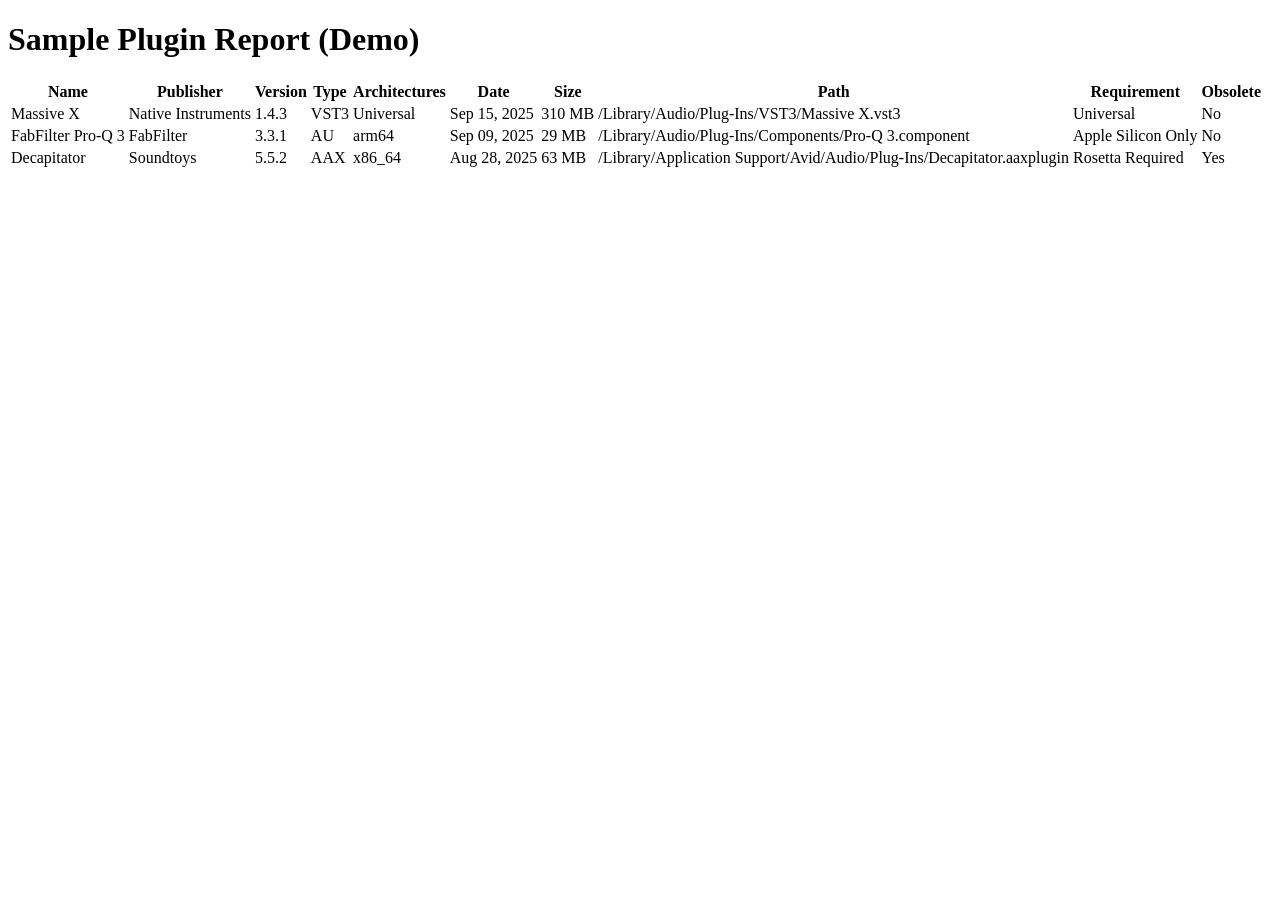
<file: SampleExports/SamplePluginReport.html>
<!doctype html><meta charset="utf-8">
<title>Sample Plugin Report</title>
<link rel="stylesheet" href="data:text/css,body{background:#0b0b0b;color:#eee;font-family:-apple-system,system-ui,Segoe UI,Roboto,Helvetica,Arial,sans-serif}table{border-collapse:collapse;width:100%}th,td{border:1px solid #222;padding:6px 8px;font-size:13px}th{background:#151515}tr:nth-child(even){background:#101010}">
<h1>Sample Plugin Report (Demo)</h1>
<table>
<thead><tr><th>Name</th><th>Publisher</th><th>Version</th><th>Type</th><th>Architectures</th><th>Date</th><th>Size</th><th>Path</th><th>Requirement</th><th>Obsolete</th></tr></thead>
<tbody>
<tr><td>Massive X</td><td>Native Instruments</td><td>1.4.3</td><td>VST3</td><td>Universal</td><td>Sep 15, 2025</td><td>310 MB</td><td>/Library/Audio/Plug-Ins/VST3/Massive X.vst3</td><td>Universal</td><td>No</td></tr>
<tr><td>FabFilter Pro-Q 3</td><td>FabFilter</td><td>3.3.1</td><td>AU</td><td>arm64</td><td>Sep 09, 2025</td><td>29 MB</td><td>/Library/Audio/Plug-Ins/Components/Pro-Q 3.component</td><td>Apple Silicon Only</td><td>No</td></tr>
<tr><td>Decapitator</td><td>Soundtoys</td><td>5.5.2</td><td>AAX</td><td>x86_64</td><td>Aug 28, 2025</td><td>63 MB</td><td>/Library/Application Support/Avid/Audio/Plug-Ins/Decapitator.aaxplugin</td><td>Rosetta Required</td><td>Yes</td></tr>
</tbody></table>
</file>
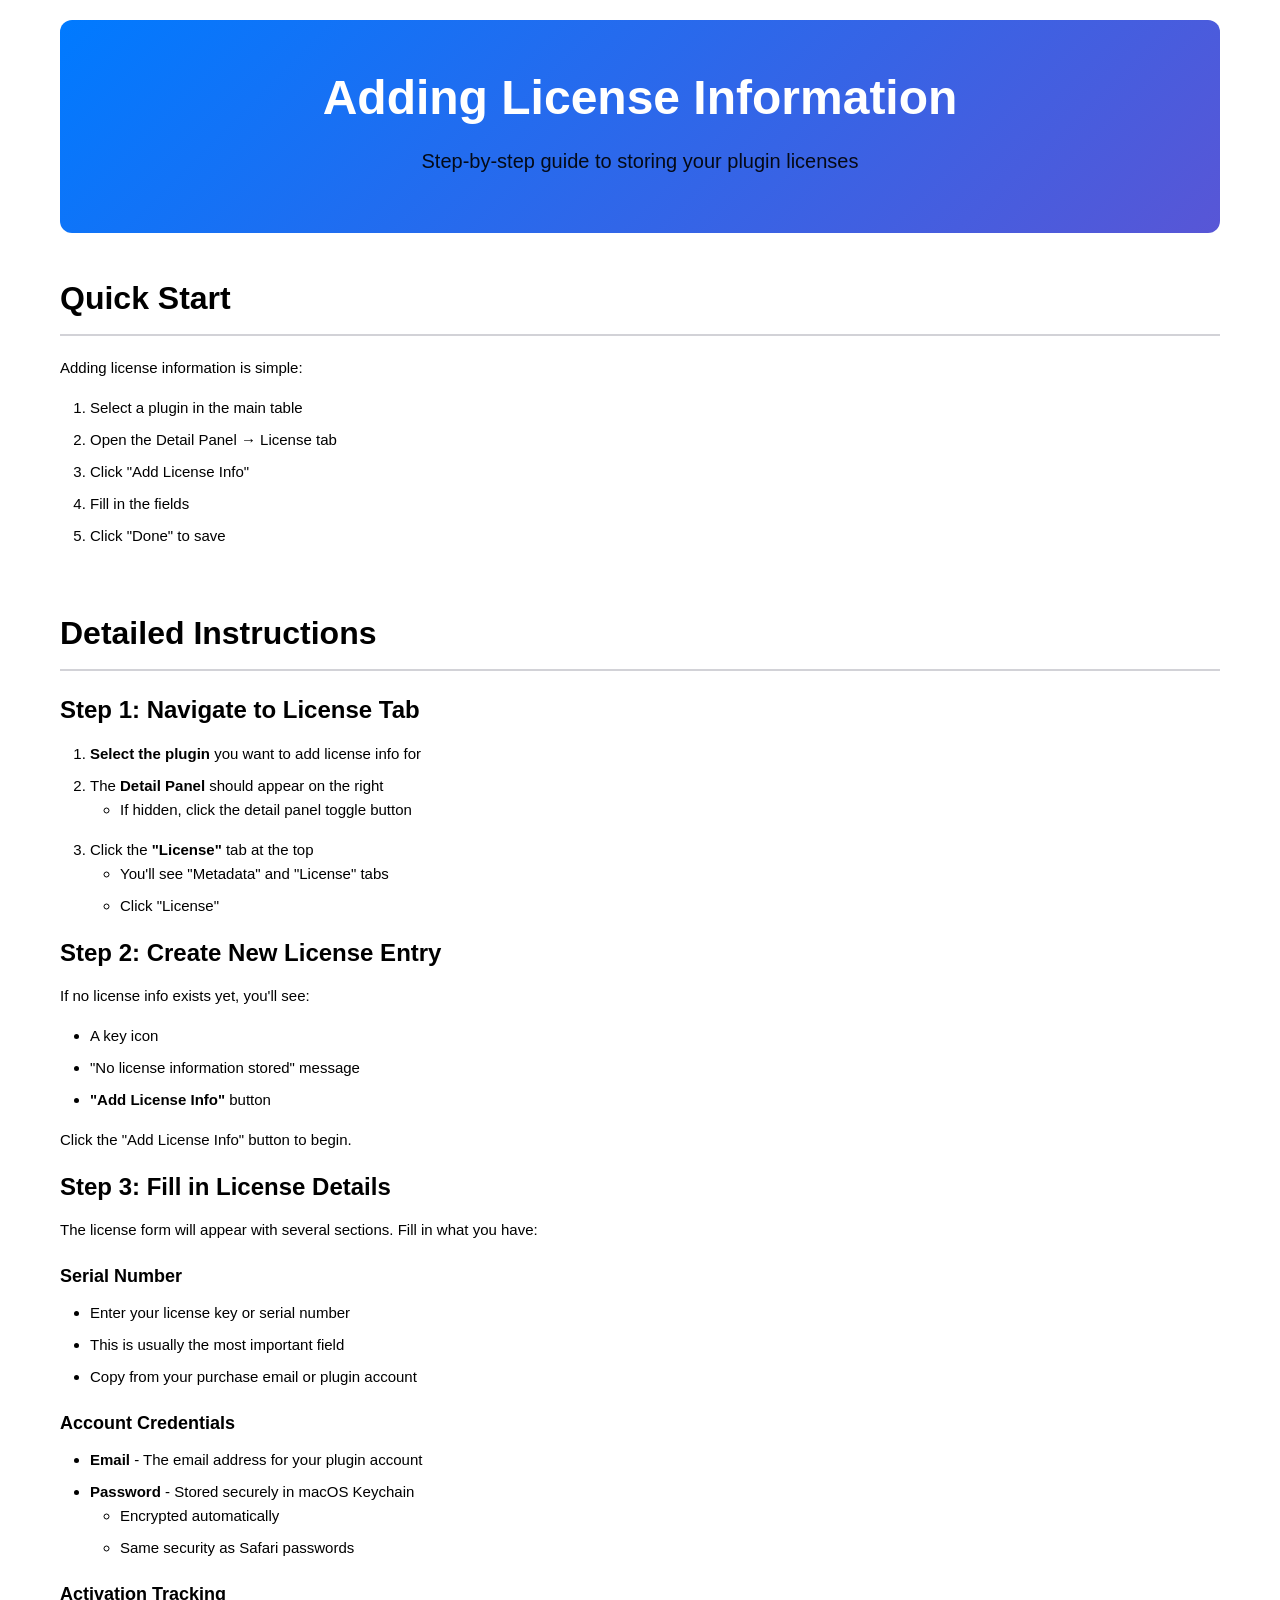
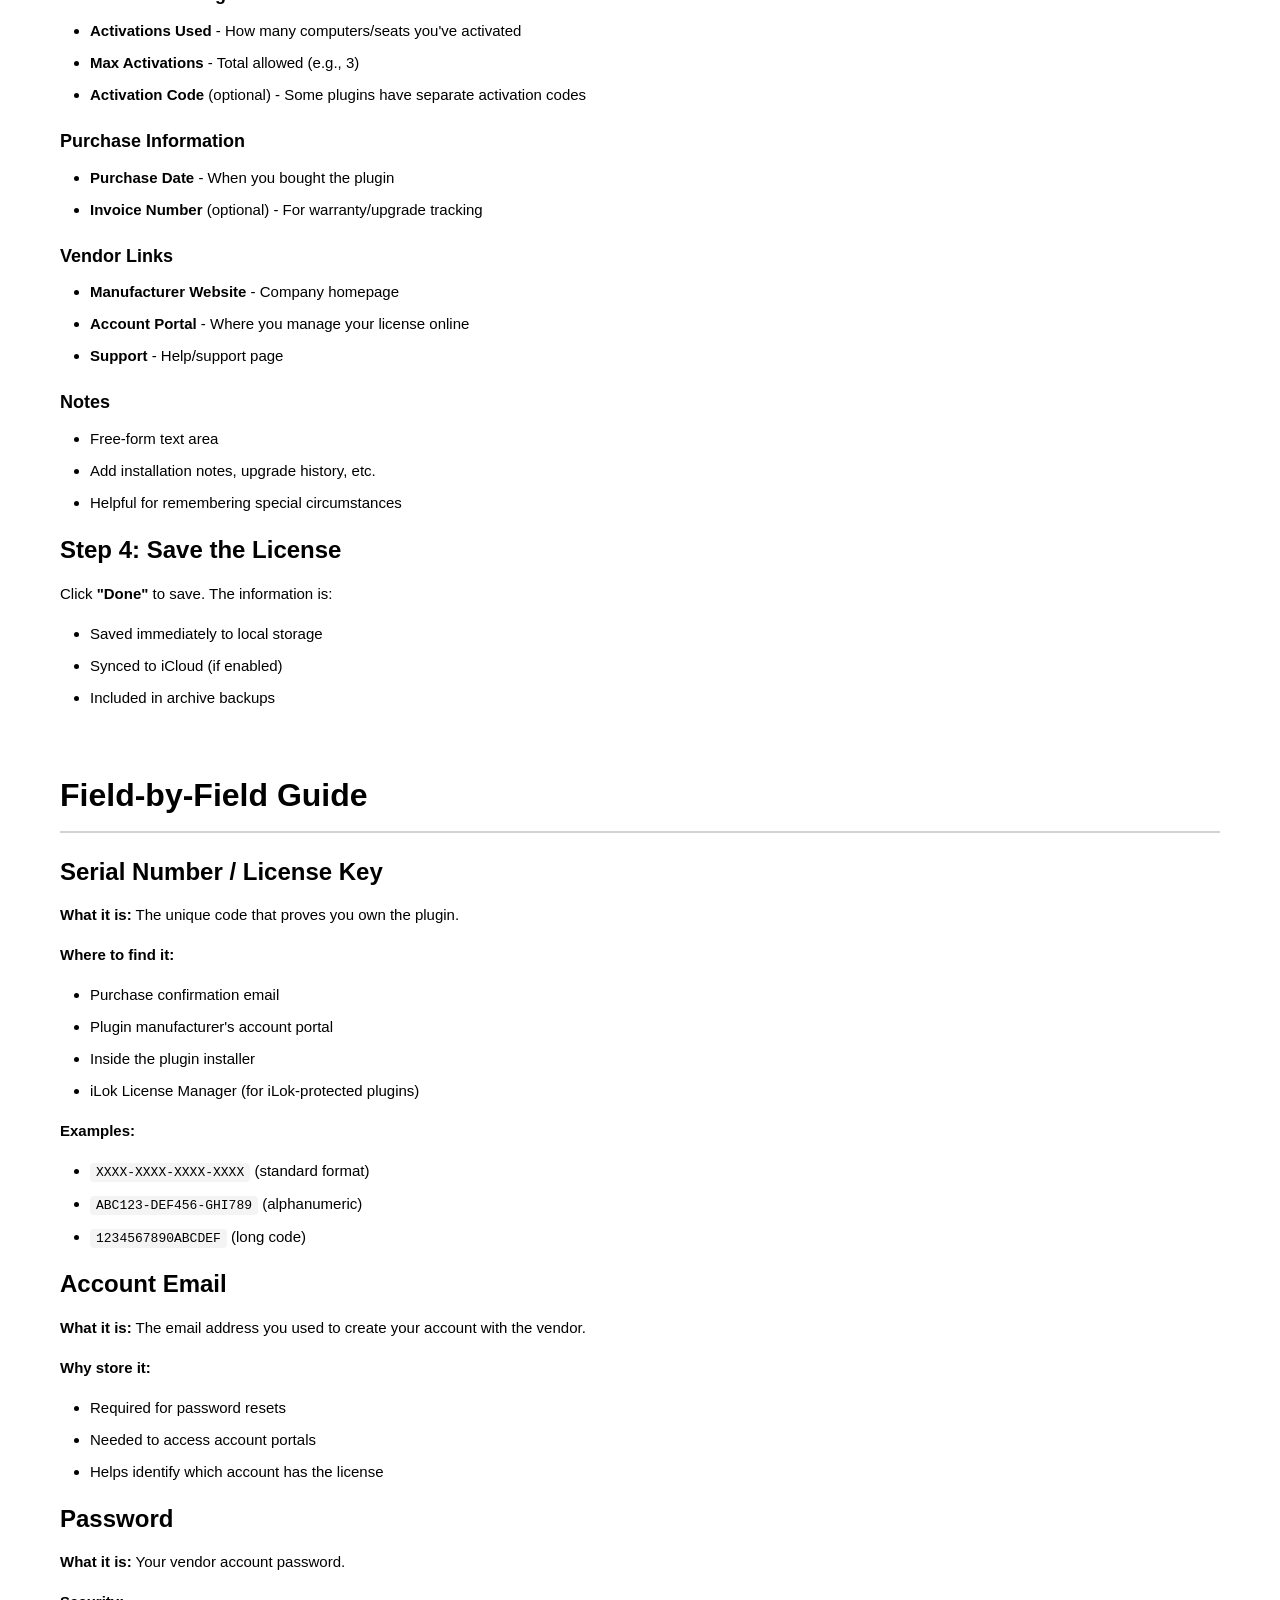
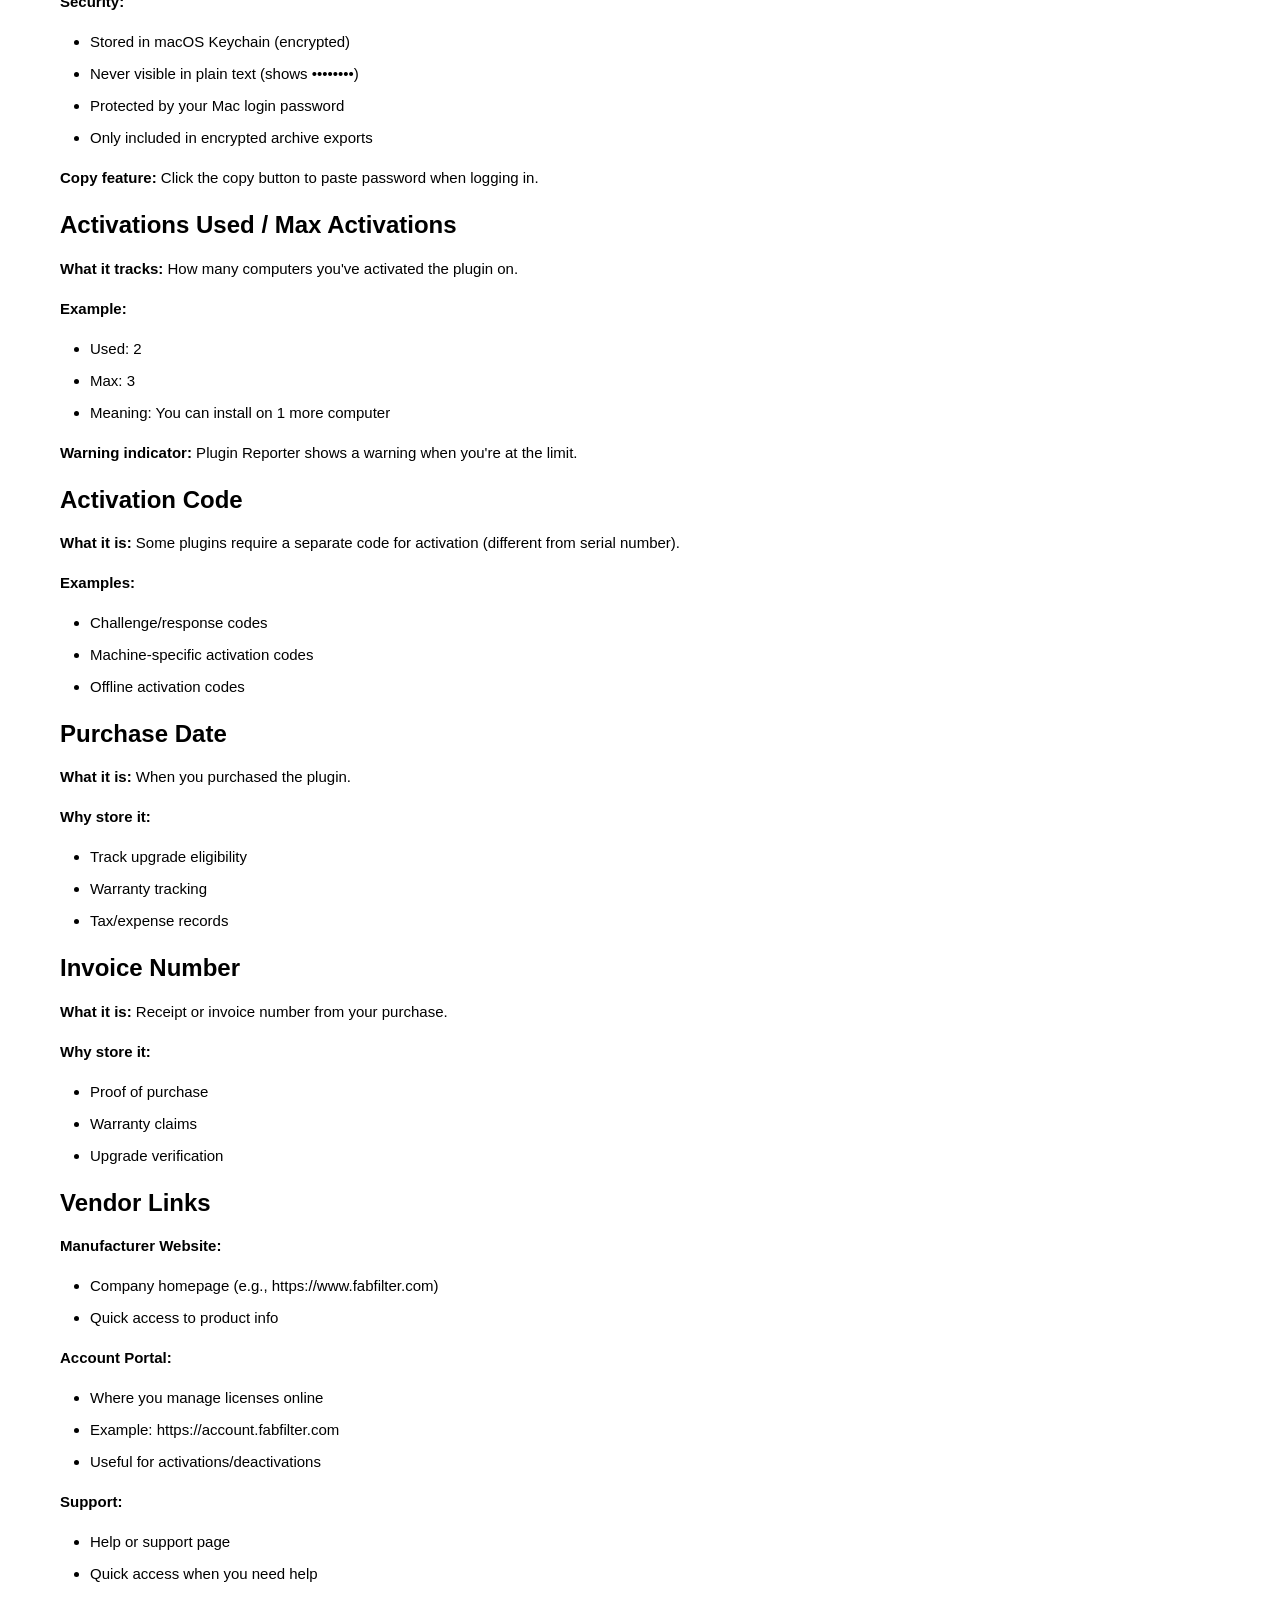
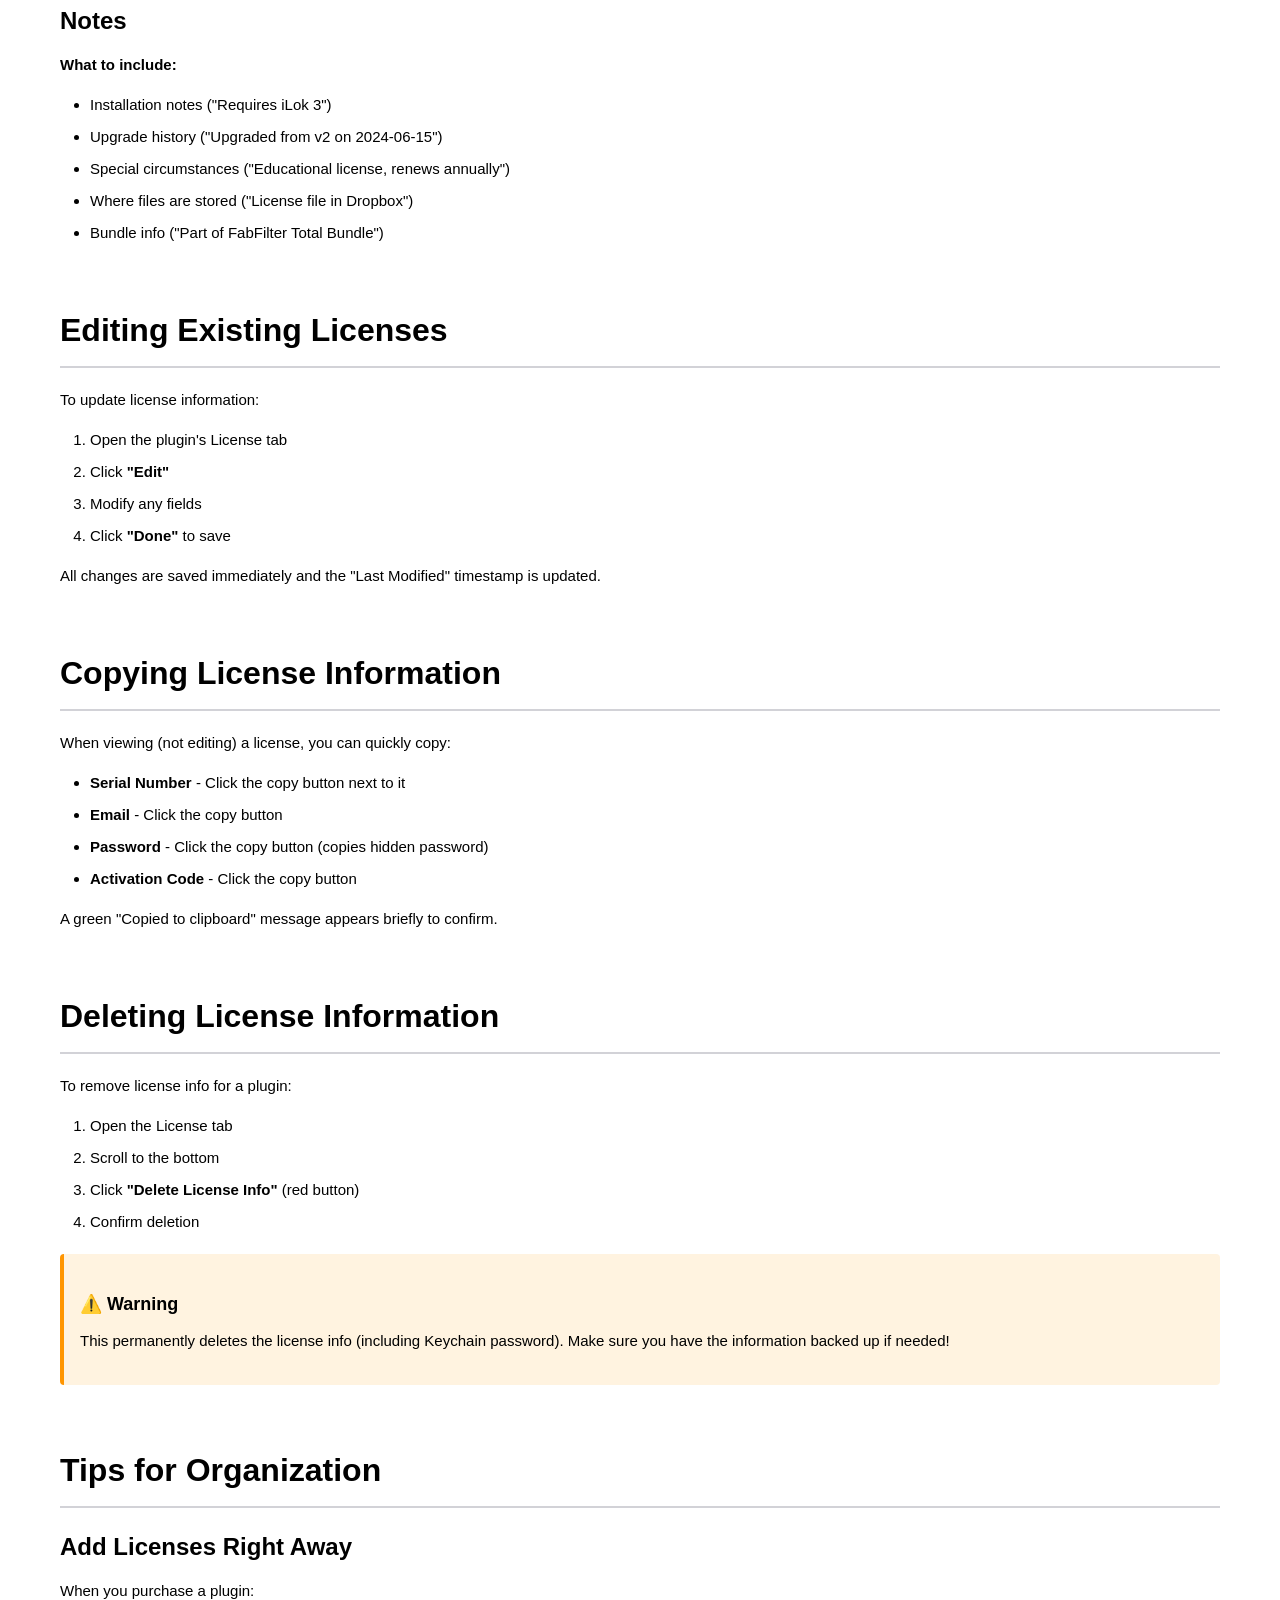
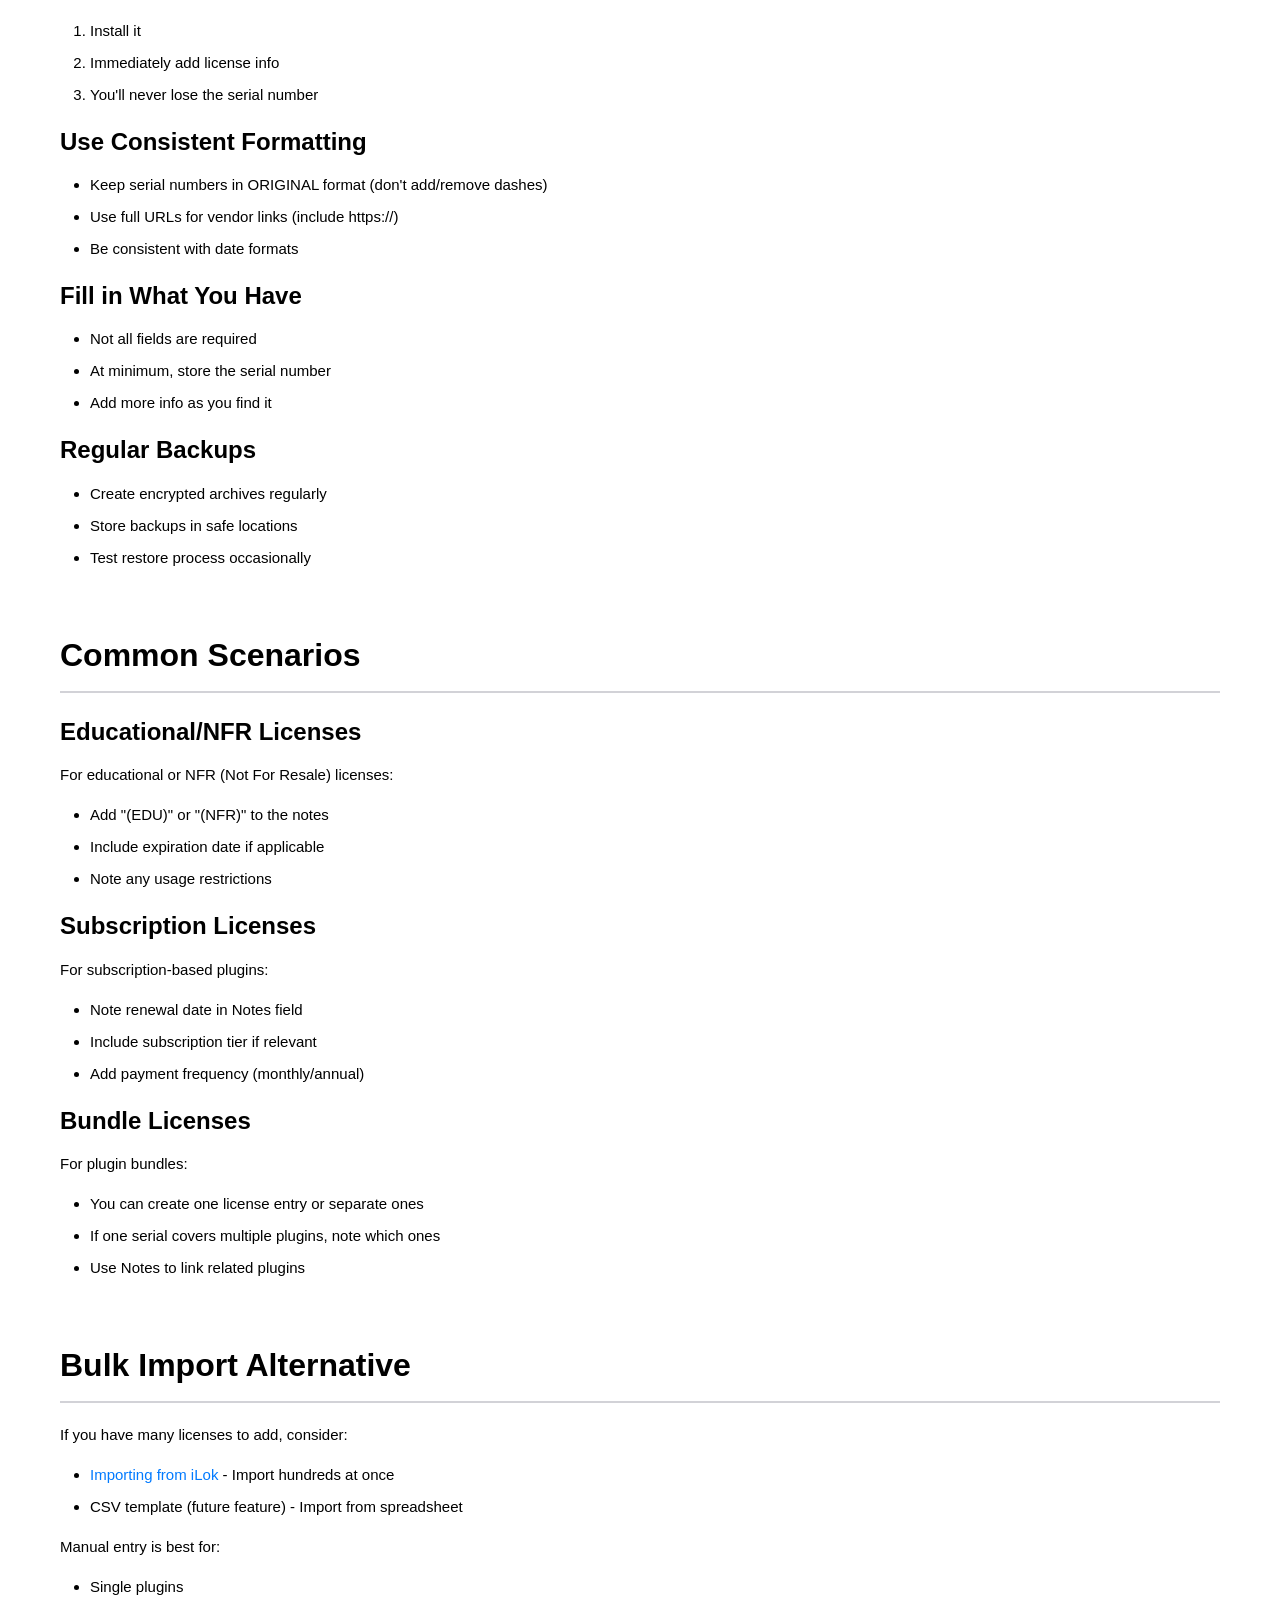
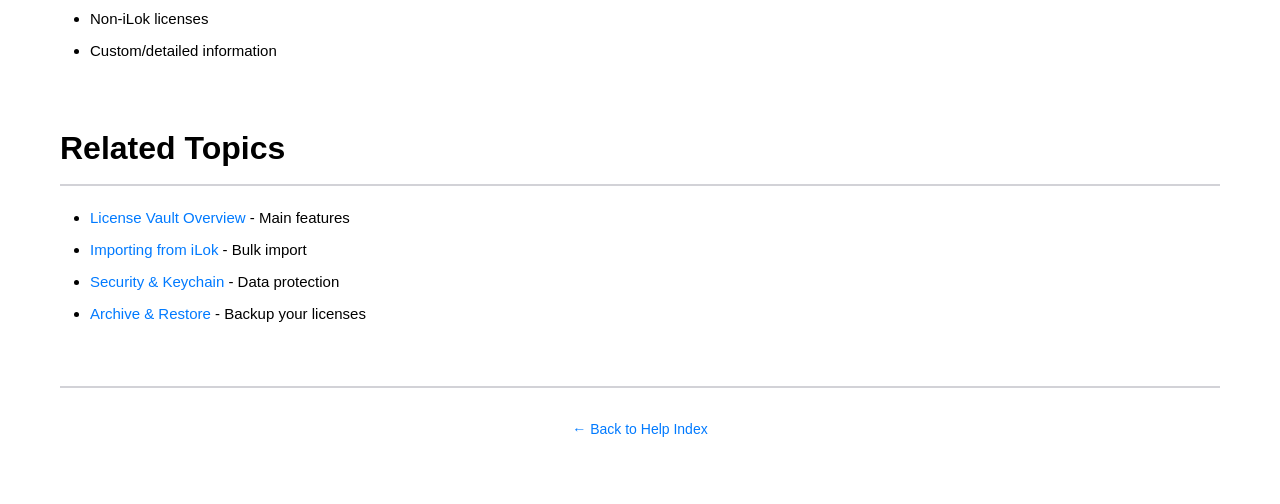
<file: Help/PluginReporter.help/Contents/Resources/en.lproj/adding-licenses.html>
<!DOCTYPE html>
<html lang="en">
<head>
    <meta charset="UTF-8">
    <meta name="viewport" content="width=device-width, initial-scale=1.0">
    <title>Adding License Information - Plugin Reporter Help</title>
    <link rel="stylesheet" href="styles.css">
</head>
<body>
    <div class="header">
        <h1>Adding License Information</h1>
        <p class="subtitle">Step-by-step guide to storing your plugin licenses</p>
    </div>

    <div class="container">
        <section>
            <h2>Quick Start</h2>
            <p>Adding license information is simple:</p>
            <ol>
                <li>Select a plugin in the main table</li>
                <li>Open the Detail Panel → License tab</li>
                <li>Click "Add License Info"</li>
                <li>Fill in the fields</li>
                <li>Click "Done" to save</li>
            </ol>
        </section>

        <section>
            <h2>Detailed Instructions</h2>

            <h3>Step 1: Navigate to License Tab</h3>
            <ol>
                <li><strong>Select the plugin</strong> you want to add license info for</li>
                <li>The <strong>Detail Panel</strong> should appear on the right
                    <ul>
                        <li>If hidden, click the detail panel toggle button</li>
                    </ul>
                </li>
                <li>Click the <strong>"License"</strong> tab at the top
                    <ul>
                        <li>You'll see "Metadata" and "License" tabs</li>
                        <li>Click "License"</li>
                    </ul>
                </li>
            </ol>

            <h3>Step 2: Create New License Entry</h3>
            <p>If no license info exists yet, you'll see:</p>
            <ul>
                <li>A key icon</li>
                <li>"No license information stored" message</li>
                <li><strong>"Add License Info"</strong> button</li>
            </ul>
            <p>Click the "Add License Info" button to begin.</p>

            <h3>Step 3: Fill in License Details</h3>
            <p>The license form will appear with several sections. Fill in what you have:</p>

            <h4>Serial Number</h4>
            <ul>
                <li>Enter your license key or serial number</li>
                <li>This is usually the most important field</li>
                <li>Copy from your purchase email or plugin account</li>
            </ul>

            <h4>Account Credentials</h4>
            <ul>
                <li><strong>Email</strong> - The email address for your plugin account</li>
                <li><strong>Password</strong> - Stored securely in macOS Keychain
                    <ul>
                        <li>Encrypted automatically</li>
                        <li>Same security as Safari passwords</li>
                    </ul>
                </li>
            </ul>

            <h4>Activation Tracking</h4>
            <ul>
                <li><strong>Activations Used</strong> - How many computers/seats you've activated</li>
                <li><strong>Max Activations</strong> - Total allowed (e.g., 3)</li>
                <li><strong>Activation Code</strong> (optional) - Some plugins have separate activation codes</li>
            </ul>

            <h4>Purchase Information</h4>
            <ul>
                <li><strong>Purchase Date</strong> - When you bought the plugin</li>
                <li><strong>Invoice Number</strong> (optional) - For warranty/upgrade tracking</li>
            </ul>

            <h4>Vendor Links</h4>
            <ul>
                <li><strong>Manufacturer Website</strong> - Company homepage</li>
                <li><strong>Account Portal</strong> - Where you manage your license online</li>
                <li><strong>Support</strong> - Help/support page</li>
            </ul>

            <h4>Notes</h4>
            <ul>
                <li>Free-form text area</li>
                <li>Add installation notes, upgrade history, etc.</li>
                <li>Helpful for remembering special circumstances</li>
            </ul>

            <h3>Step 4: Save the License</h3>
            <p>Click <strong>"Done"</strong> to save. The information is:</p>
            <ul>
                <li>Saved immediately to local storage</li>
                <li>Synced to iCloud (if enabled)</li>
                <li>Included in archive backups</li>
            </ul>
        </section>

        <section>
            <h2>Field-by-Field Guide</h2>

            <h3>Serial Number / License Key</h3>
            <p><strong>What it is:</strong> The unique code that proves you own the plugin.</p>
            <p><strong>Where to find it:</strong></p>
            <ul>
                <li>Purchase confirmation email</li>
                <li>Plugin manufacturer's account portal</li>
                <li>Inside the plugin installer</li>
                <li>iLok License Manager (for iLok-protected plugins)</li>
            </ul>
            <p><strong>Examples:</strong></p>
            <ul>
                <li><code>XXXX-XXXX-XXXX-XXXX</code> (standard format)</li>
                <li><code>ABC123-DEF456-GHI789</code> (alphanumeric)</li>
                <li><code>1234567890ABCDEF</code> (long code)</li>
            </ul>

            <h3>Account Email</h3>
            <p><strong>What it is:</strong> The email address you used to create your account with the vendor.</p>
            <p><strong>Why store it:</strong></p>
            <ul>
                <li>Required for password resets</li>
                <li>Needed to access account portals</li>
                <li>Helps identify which account has the license</li>
            </ul>

            <h3>Password</h3>
            <p><strong>What it is:</strong> Your vendor account password.</p>
            <p><strong>Security:</strong></p>
            <ul>
                <li>Stored in macOS Keychain (encrypted)</li>
                <li>Never visible in plain text (shows ••••••••)</li>
                <li>Protected by your Mac login password</li>
                <li>Only included in encrypted archive exports</li>
            </ul>
            <p><strong>Copy feature:</strong> Click the copy button to paste password when logging in.</p>

            <h3>Activations Used / Max Activations</h3>
            <p><strong>What it tracks:</strong> How many computers you've activated the plugin on.</p>
            <p><strong>Example:</strong></p>
            <ul>
                <li>Used: 2</li>
                <li>Max: 3</li>
                <li>Meaning: You can install on 1 more computer</li>
            </ul>
            <p><strong>Warning indicator:</strong> Plugin Reporter shows a warning when you're at the limit.</p>

            <h3>Activation Code</h3>
            <p><strong>What it is:</strong> Some plugins require a separate code for activation (different from serial number).</p>
            <p><strong>Examples:</strong></p>
            <ul>
                <li>Challenge/response codes</li>
                <li>Machine-specific activation codes</li>
                <li>Offline activation codes</li>
            </ul>

            <h3>Purchase Date</h3>
            <p><strong>What it is:</strong> When you purchased the plugin.</p>
            <p><strong>Why store it:</strong></p>
            <ul>
                <li>Track upgrade eligibility</li>
                <li>Warranty tracking</li>
                <li>Tax/expense records</li>
            </ul>

            <h3>Invoice Number</h3>
            <p><strong>What it is:</strong> Receipt or invoice number from your purchase.</p>
            <p><strong>Why store it:</strong></p>
            <ul>
                <li>Proof of purchase</li>
                <li>Warranty claims</li>
                <li>Upgrade verification</li>
            </ul>

            <h3>Vendor Links</h3>
            <p><strong>Manufacturer Website:</strong></p>
            <ul>
                <li>Company homepage (e.g., https://www.fabfilter.com)</li>
                <li>Quick access to product info</li>
            </ul>

            <p><strong>Account Portal:</strong></p>
            <ul>
                <li>Where you manage licenses online</li>
                <li>Example: https://account.fabfilter.com</li>
                <li>Useful for activations/deactivations</li>
            </ul>

            <p><strong>Support:</strong></p>
            <ul>
                <li>Help or support page</li>
                <li>Quick access when you need help</li>
            </ul>

            <h3>Notes</h3>
            <p><strong>What to include:</strong></p>
            <ul>
                <li>Installation notes ("Requires iLok 3")</li>
                <li>Upgrade history ("Upgraded from v2 on 2024-06-15")</li>
                <li>Special circumstances ("Educational license, renews annually")</li>
                <li>Where files are stored ("License file in Dropbox")</li>
                <li>Bundle info ("Part of FabFilter Total Bundle")</li>
            </ul>
        </section>

        <section>
            <h2>Editing Existing Licenses</h2>
            <p>To update license information:</p>

            <ol>
                <li>Open the plugin's License tab</li>
                <li>Click <strong>"Edit"</strong></li>
                <li>Modify any fields</li>
                <li>Click <strong>"Done"</strong> to save</li>
            </ol>

            <p>All changes are saved immediately and the "Last Modified" timestamp is updated.</p>
        </section>

        <section>
            <h2>Copying License Information</h2>
            <p>When viewing (not editing) a license, you can quickly copy:</p>

            <ul>
                <li><strong>Serial Number</strong> - Click the copy button next to it</li>
                <li><strong>Email</strong> - Click the copy button</li>
                <li><strong>Password</strong> - Click the copy button (copies hidden password)</li>
                <li><strong>Activation Code</strong> - Click the copy button</li>
            </ul>

            <p>A green "Copied to clipboard" message appears briefly to confirm.</p>
        </section>

        <section>
            <h2>Deleting License Information</h2>
            <p>To remove license info for a plugin:</p>

            <ol>
                <li>Open the License tab</li>
                <li>Scroll to the bottom</li>
                <li>Click <strong>"Delete License Info"</strong> (red button)</li>
                <li>Confirm deletion</li>
            </ol>

            <div class="warning">
                <h4>⚠️ Warning</h4>
                <p>This permanently deletes the license info (including Keychain password). Make sure you have the information backed up if needed!</p>
            </div>
        </section>

        <section>
            <h2>Tips for Organization</h2>

            <h3>Add Licenses Right Away</h3>
            <p>When you purchase a plugin:</p>
            <ol>
                <li>Install it</li>
                <li>Immediately add license info</li>
                <li>You'll never lose the serial number</li>
            </ol>

            <h3>Use Consistent Formatting</h3>
            <ul>
                <li>Keep serial numbers in ORIGINAL format (don't add/remove dashes)</li>
                <li>Use full URLs for vendor links (include https://)</li>
                <li>Be consistent with date formats</li>
            </ul>

            <h3>Fill in What You Have</h3>
            <ul>
                <li>Not all fields are required</li>
                <li>At minimum, store the serial number</li>
                <li>Add more info as you find it</li>
            </ul>

            <h3>Regular Backups</h3>
            <ul>
                <li>Create encrypted archives regularly</li>
                <li>Store backups in safe locations</li>
                <li>Test restore process occasionally</li>
            </ul>
        </section>

        <section>
            <h2>Common Scenarios</h2>

            <h3>Educational/NFR Licenses</h3>
            <p>For educational or NFR (Not For Resale) licenses:</p>
            <ul>
                <li>Add "(EDU)" or "(NFR)" to the notes</li>
                <li>Include expiration date if applicable</li>
                <li>Note any usage restrictions</li>
            </ul>

            <h3>Subscription Licenses</h3>
            <p>For subscription-based plugins:</p>
            <ul>
                <li>Note renewal date in Notes field</li>
                <li>Include subscription tier if relevant</li>
                <li>Add payment frequency (monthly/annual)</li>
            </ul>

            <h3>Bundle Licenses</h3>
            <p>For plugin bundles:</p>
            <ul>
                <li>You can create one license entry or separate ones</li>
                <li>If one serial covers multiple plugins, note which ones</li>
                <li>Use Notes to link related plugins</li>
            </ul>
        </section>

        <section>
            <h2>Bulk Import Alternative</h2>
            <p>If you have many licenses to add, consider:</p>

            <ul>
                <li><a href="ilok-import.html">Importing from iLok</a> - Import hundreds at once</li>
                <li>CSV template (future feature) - Import from spreadsheet</li>
            </ul>

            <p>Manual entry is best for:</p>
            <ul>
                <li>Single plugins</li>
                <li>Non-iLok licenses</li>
                <li>Custom/detailed information</li>
            </ul>
        </section>

        <section>
            <h2>Related Topics</h2>
            <ul>
                <li><a href="license-vault.html">License Vault Overview</a> - Main features</li>
                <li><a href="ilok-import.html">Importing from iLok</a> - Bulk import</li>
                <li><a href="license-security.html">Security & Keychain</a> - Data protection</li>
                <li><a href="archive.html">Archive & Restore</a> - Backup your licenses</li>
            </ul>
        </section>
    </div>

    <footer>
        <p><a href="index.html">← Back to Help Index</a></p>
    </footer>
</body>
</html>
</file>
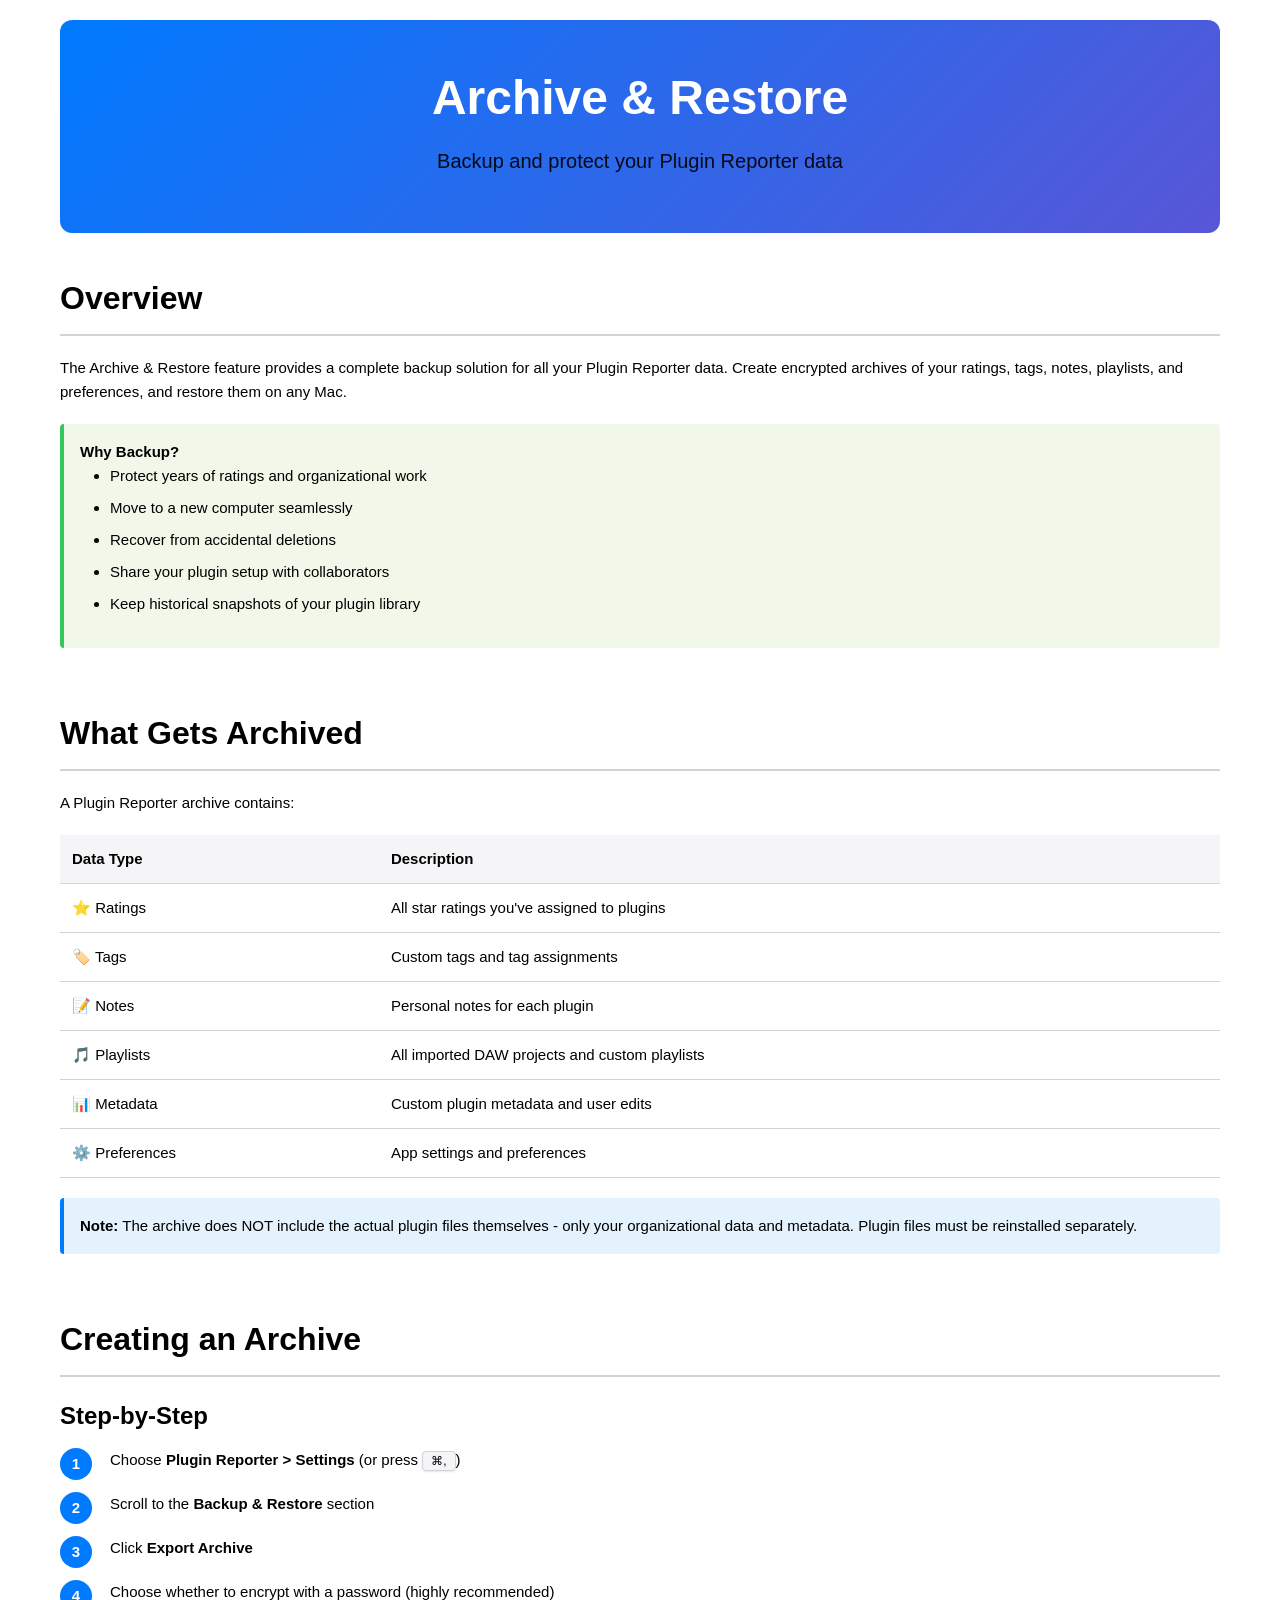
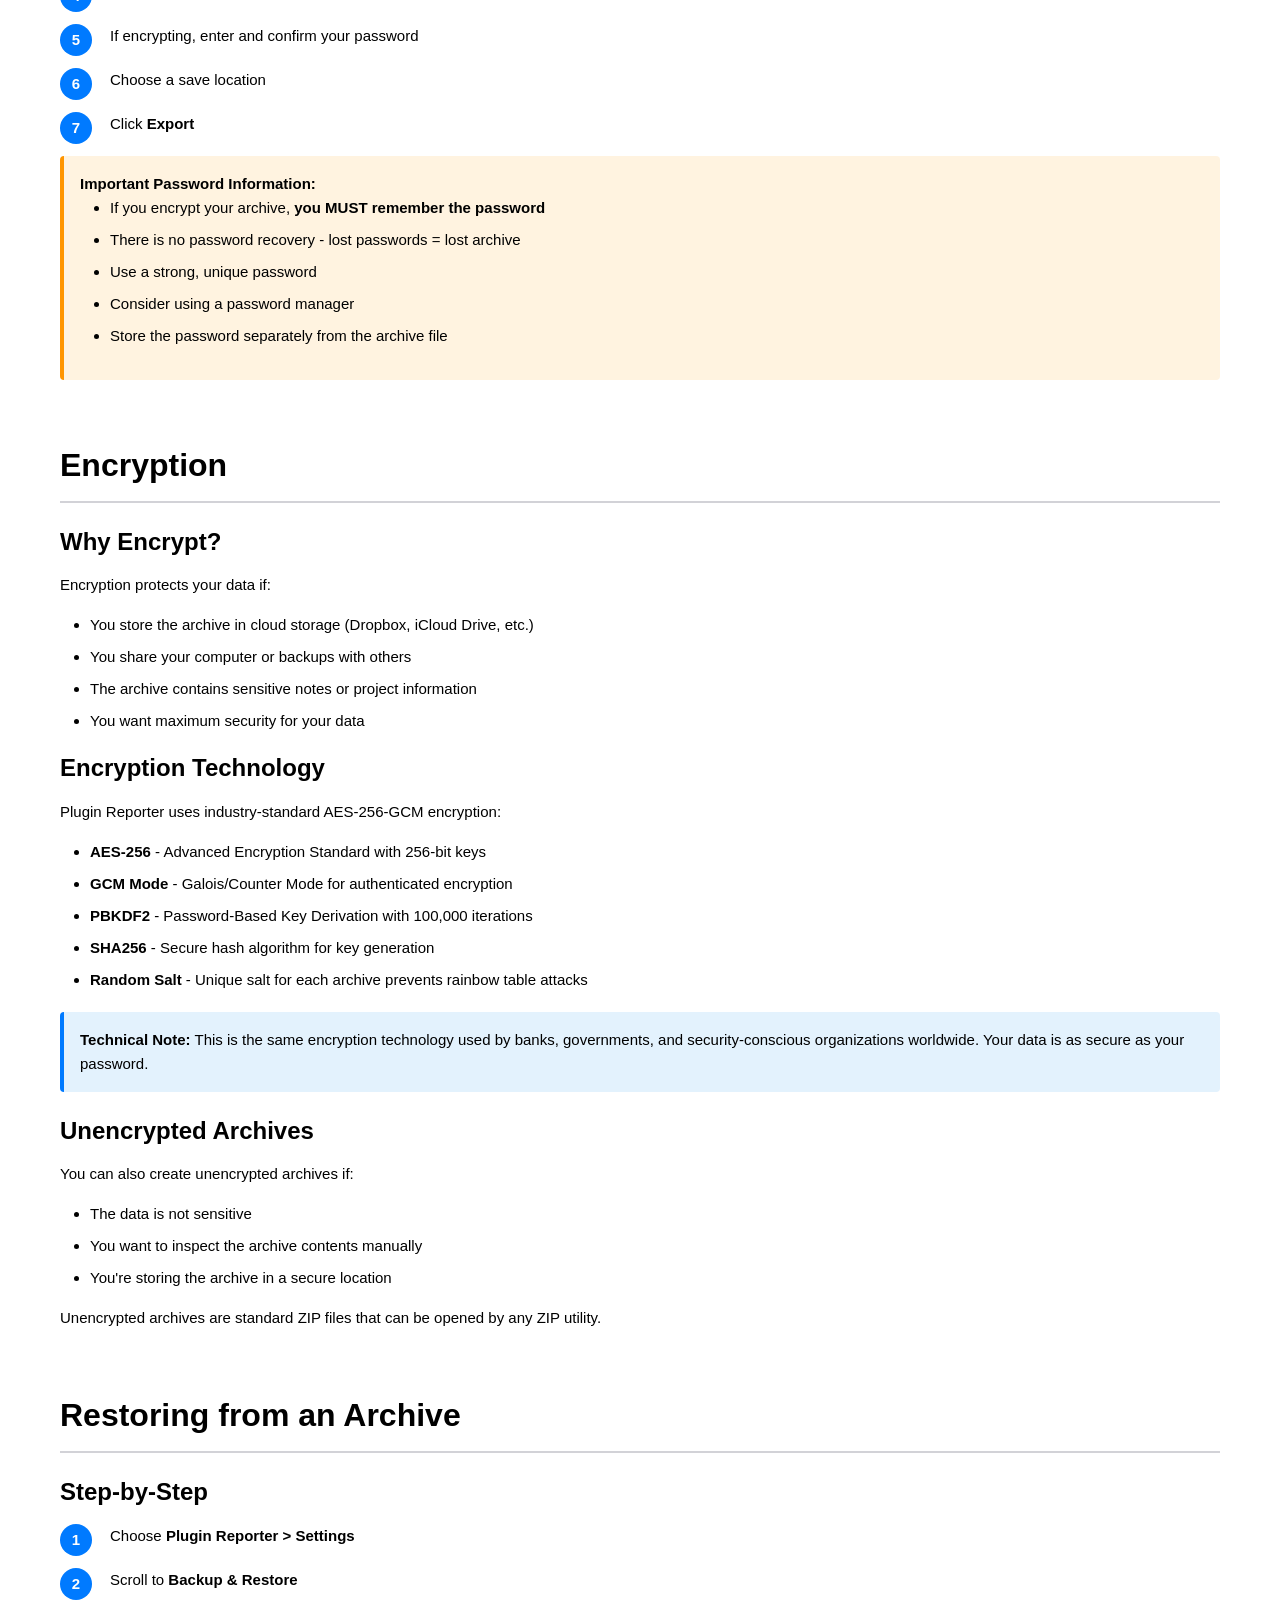
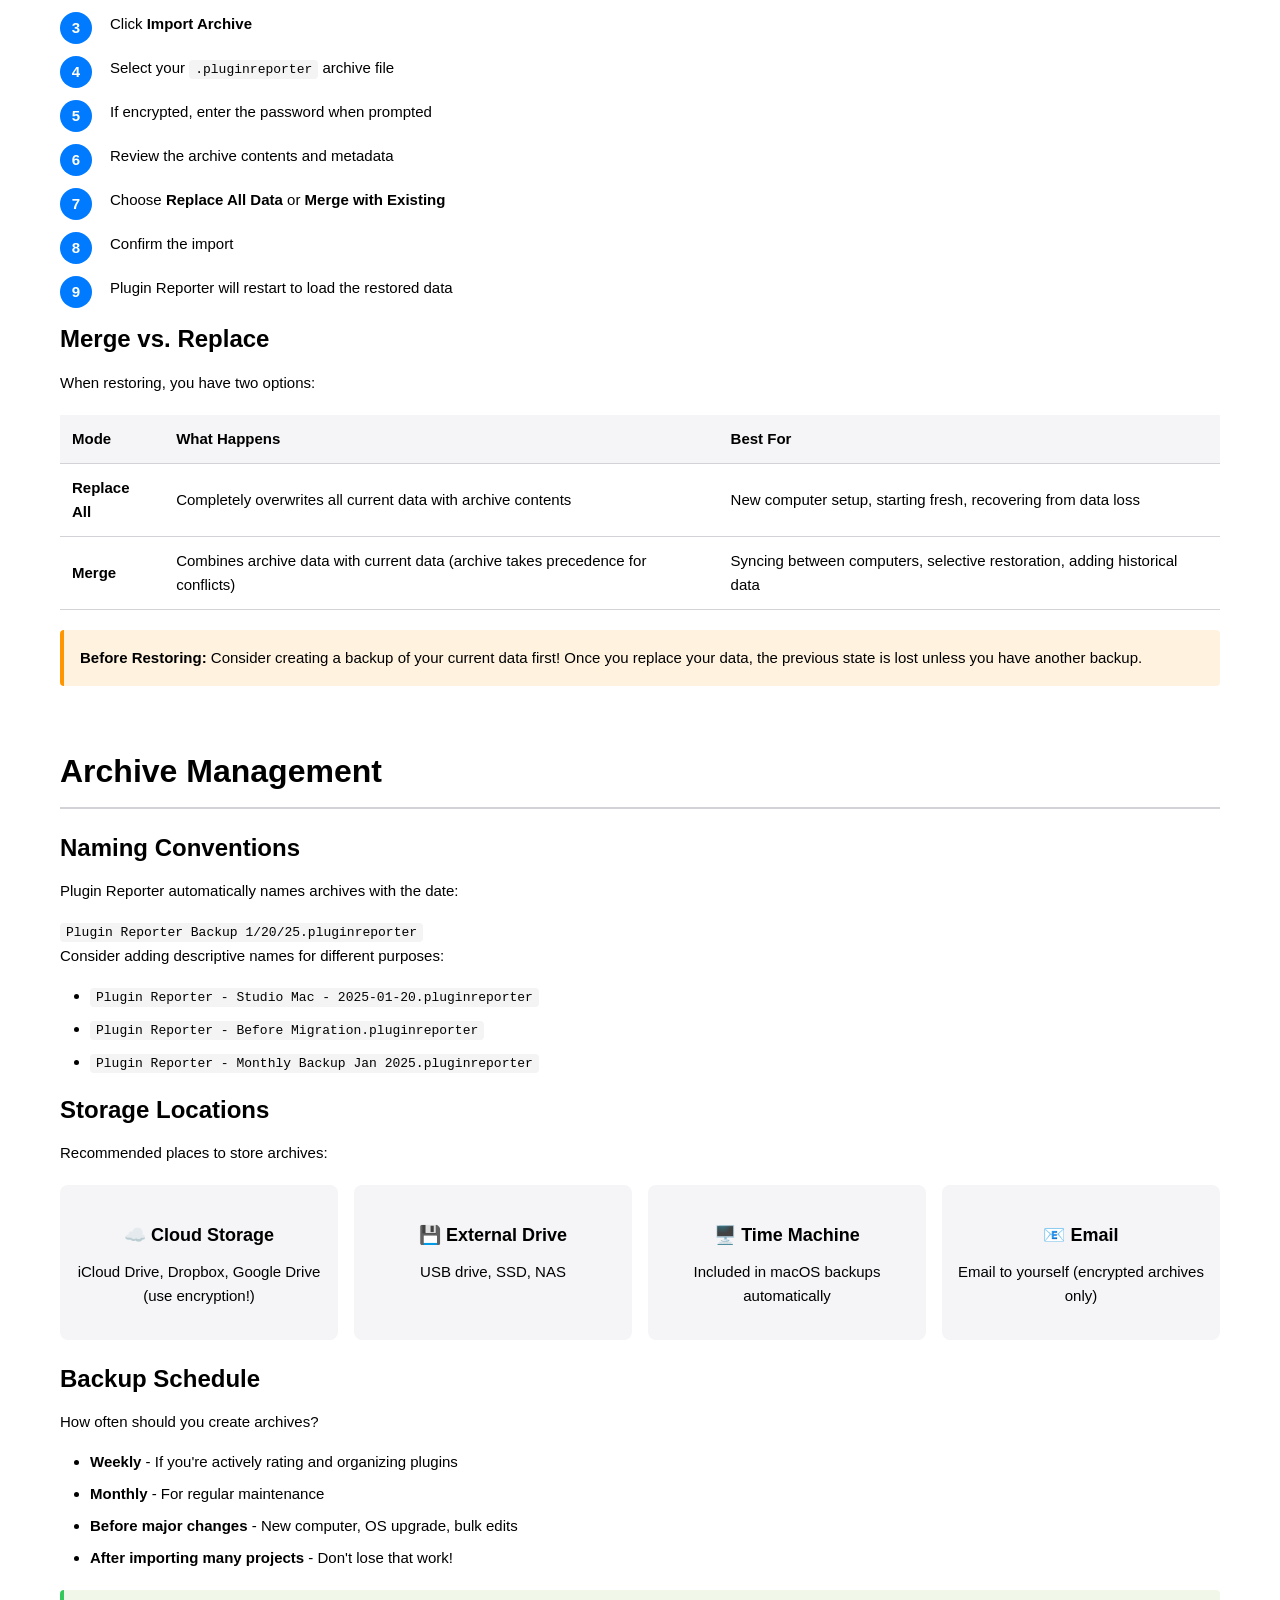
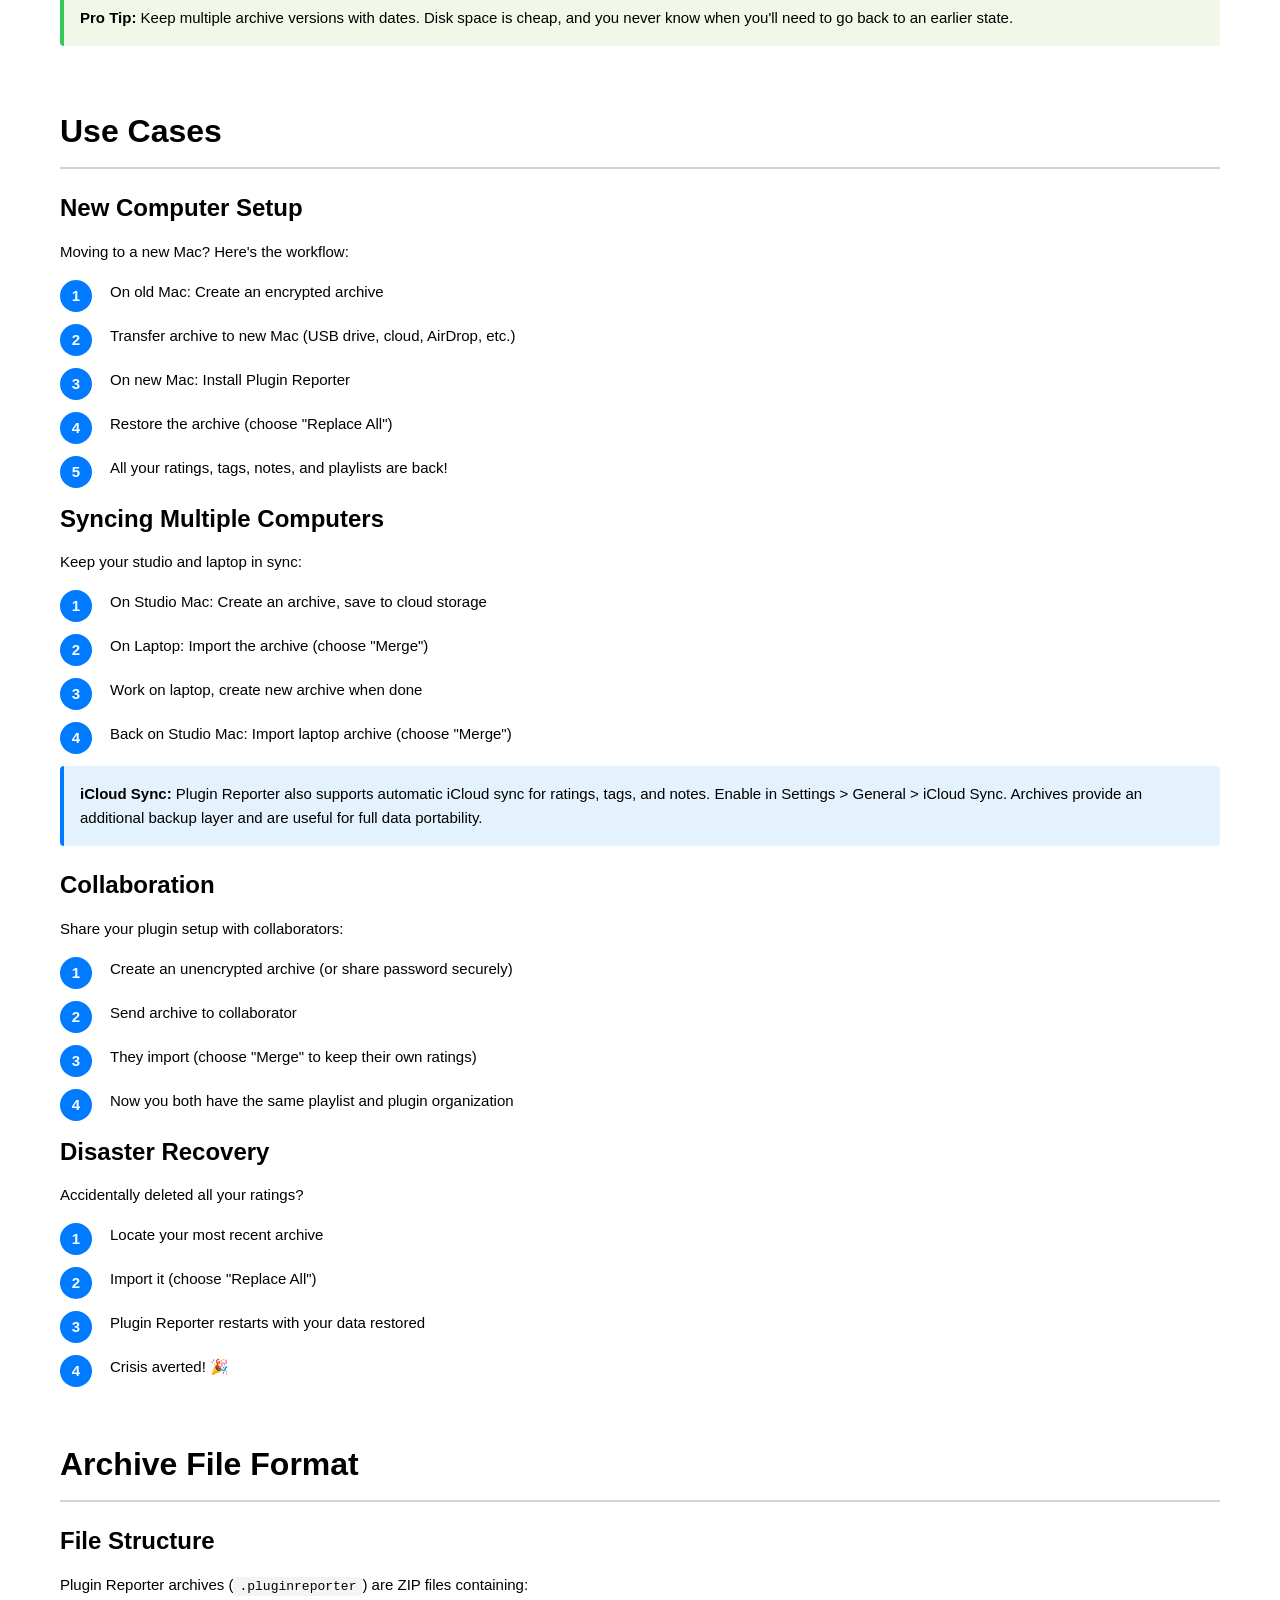
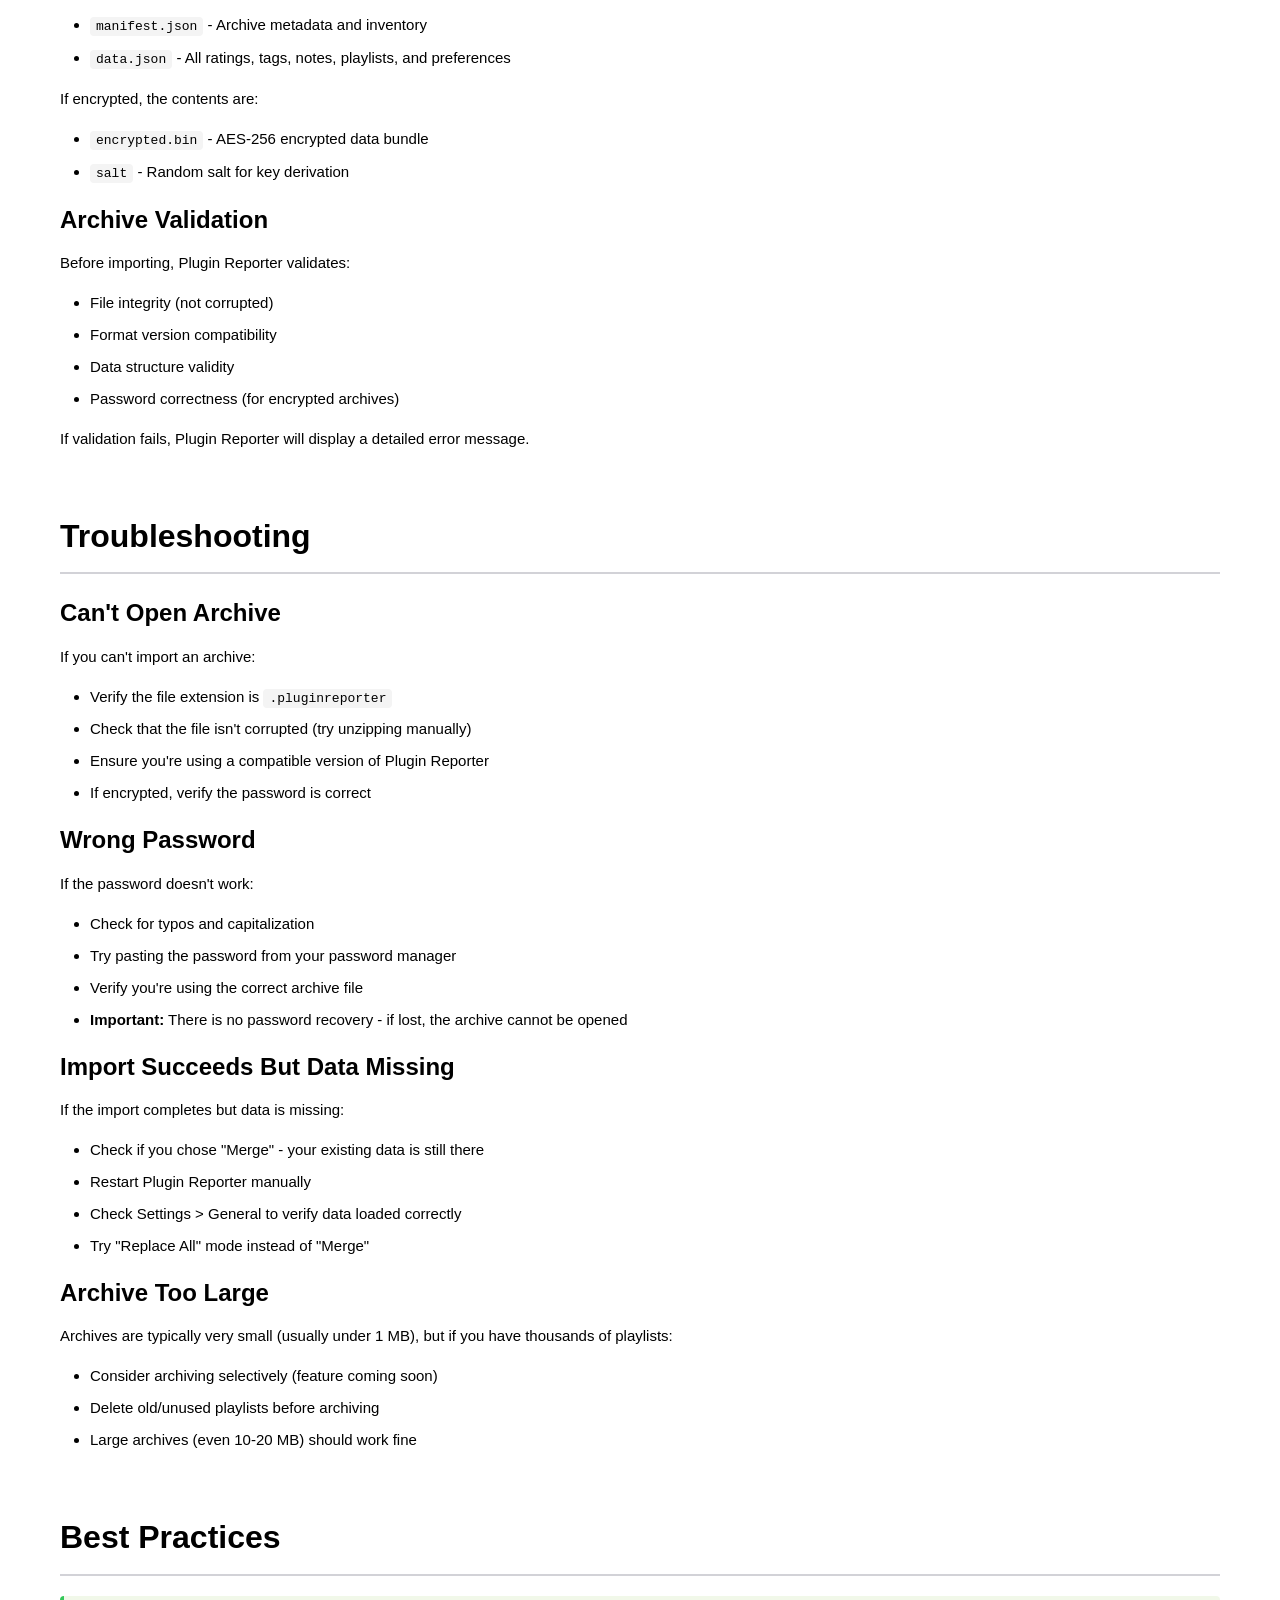
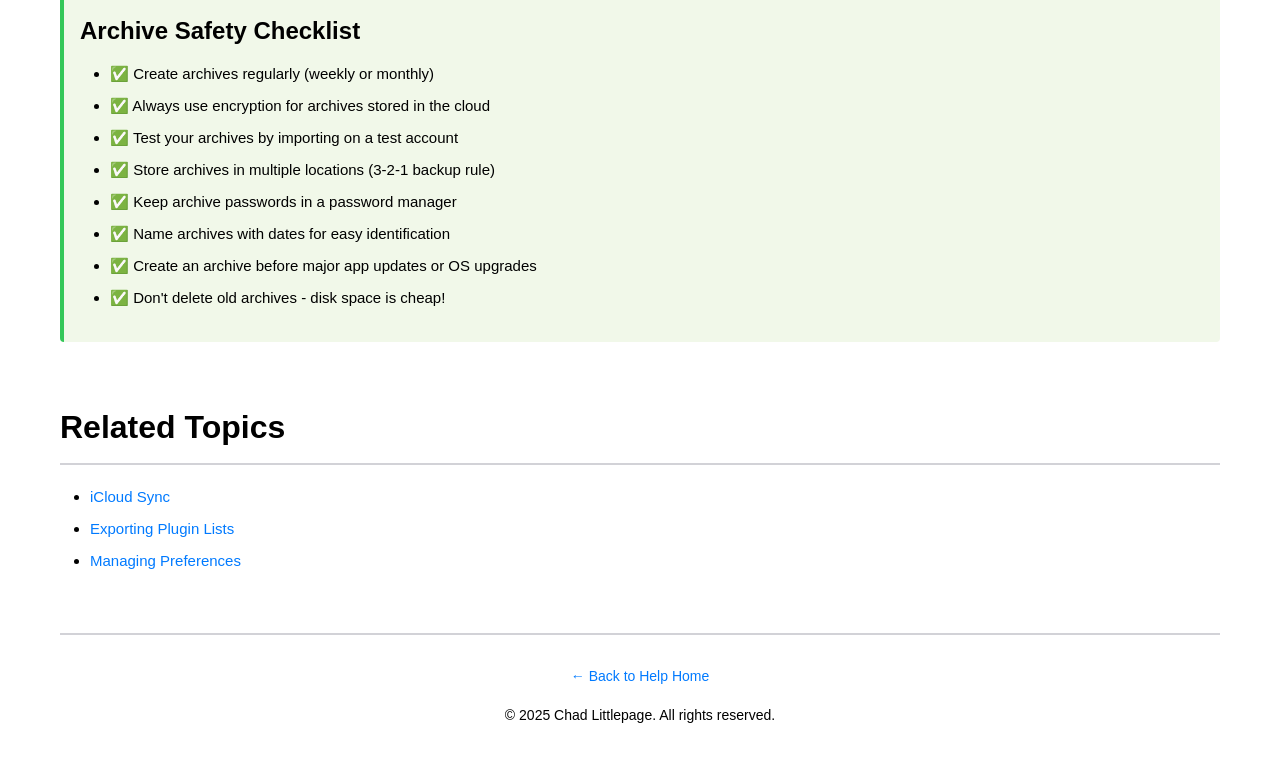
<file: Help/PluginReporter.help/Contents/Resources/en.lproj/archive.html>
<!DOCTYPE html>
<html lang="en">
<head>
    <meta charset="UTF-8">
    <meta name="viewport" content="width=device-width, initial-scale=1.0">
    <title>Archive & Restore - Plugin Reporter Help</title>
    <link rel="stylesheet" href="styles.css">
</head>
<body>
    <div class="header">
        <h1>Archive & Restore</h1>
        <p class="subtitle">Backup and protect your Plugin Reporter data</p>
    </div>

    <div class="container">
        <section>
            <h2>Overview</h2>
            <p>The Archive & Restore feature provides a complete backup solution for all your Plugin Reporter data. Create encrypted archives of your ratings, tags, notes, playlists, and preferences, and restore them on any Mac.</p>

            <div class="tip">
                <strong>Why Backup?</strong>
                <ul>
                    <li>Protect years of ratings and organizational work</li>
                    <li>Move to a new computer seamlessly</li>
                    <li>Recover from accidental deletions</li>
                    <li>Share your plugin setup with collaborators</li>
                    <li>Keep historical snapshots of your plugin library</li>
                </ul>
            </div>
        </section>

        <section>
            <h2>What Gets Archived</h2>
            <p>A Plugin Reporter archive contains:</p>

            <table>
                <tr>
                    <th>Data Type</th>
                    <th>Description</th>
                </tr>
                <tr>
                    <td>⭐ Ratings</td>
                    <td>All star ratings you've assigned to plugins</td>
                </tr>
                <tr>
                    <td>🏷️ Tags</td>
                    <td>Custom tags and tag assignments</td>
                </tr>
                <tr>
                    <td>📝 Notes</td>
                    <td>Personal notes for each plugin</td>
                </tr>
                <tr>
                    <td>🎵 Playlists</td>
                    <td>All imported DAW projects and custom playlists</td>
                </tr>
                <tr>
                    <td>📊 Metadata</td>
                    <td>Custom plugin metadata and user edits</td>
                </tr>
                <tr>
                    <td>⚙️ Preferences</td>
                    <td>App settings and preferences</td>
                </tr>
            </table>

            <div class="note">
                <strong>Note:</strong> The archive does NOT include the actual plugin files themselves - only your organizational data and metadata. Plugin files must be reinstalled separately.
            </div>
        </section>

        <section>
            <h2>Creating an Archive</h2>

            <h3>Step-by-Step</h3>
            <ol class="step-list">
                <li>Choose <strong>Plugin Reporter > Settings</strong> (or press <kbd>⌘,</kbd>)</li>
                <li>Scroll to the <strong>Backup & Restore</strong> section</li>
                <li>Click <strong>Export Archive</strong></li>
                <li>Choose whether to encrypt with a password (highly recommended)</li>
                <li>If encrypting, enter and confirm your password</li>
                <li>Choose a save location</li>
                <li>Click <strong>Export</strong></li>
            </ol>

            <div class="warning">
                <strong>Important Password Information:</strong>
                <ul>
                    <li>If you encrypt your archive, <strong>you MUST remember the password</strong></li>
                    <li>There is no password recovery - lost passwords = lost archive</li>
                    <li>Use a strong, unique password</li>
                    <li>Consider using a password manager</li>
                    <li>Store the password separately from the archive file</li>
                </ul>
            </div>
        </section>

        <section>
            <h2>Encryption</h2>

            <h3>Why Encrypt?</h3>
            <p>Encryption protects your data if:</p>
            <ul>
                <li>You store the archive in cloud storage (Dropbox, iCloud Drive, etc.)</li>
                <li>You share your computer or backups with others</li>
                <li>The archive contains sensitive notes or project information</li>
                <li>You want maximum security for your data</li>
            </ul>

            <h3>Encryption Technology</h3>
            <p>Plugin Reporter uses industry-standard AES-256-GCM encryption:</p>
            <ul>
                <li><strong>AES-256</strong> - Advanced Encryption Standard with 256-bit keys</li>
                <li><strong>GCM Mode</strong> - Galois/Counter Mode for authenticated encryption</li>
                <li><strong>PBKDF2</strong> - Password-Based Key Derivation with 100,000 iterations</li>
                <li><strong>SHA256</strong> - Secure hash algorithm for key generation</li>
                <li><strong>Random Salt</strong> - Unique salt for each archive prevents rainbow table attacks</li>
            </ul>

            <div class="note">
                <strong>Technical Note:</strong> This is the same encryption technology used by banks, governments, and security-conscious organizations worldwide. Your data is as secure as your password.
            </div>

            <h3>Unencrypted Archives</h3>
            <p>You can also create unencrypted archives if:</p>
            <ul>
                <li>The data is not sensitive</li>
                <li>You want to inspect the archive contents manually</li>
                <li>You're storing the archive in a secure location</li>
            </ul>
            <p>Unencrypted archives are standard ZIP files that can be opened by any ZIP utility.</p>
        </section>

        <section>
            <h2>Restoring from an Archive</h2>

            <h3>Step-by-Step</h3>
            <ol class="step-list">
                <li>Choose <strong>Plugin Reporter > Settings</strong></li>
                <li>Scroll to <strong>Backup & Restore</strong></li>
                <li>Click <strong>Import Archive</strong></li>
                <li>Select your <code>.pluginreporter</code> archive file</li>
                <li>If encrypted, enter the password when prompted</li>
                <li>Review the archive contents and metadata</li>
                <li>Choose <strong>Replace All Data</strong> or <strong>Merge with Existing</strong></li>
                <li>Confirm the import</li>
                <li>Plugin Reporter will restart to load the restored data</li>
            </ol>

            <h3>Merge vs. Replace</h3>
            <p>When restoring, you have two options:</p>

            <table>
                <tr>
                    <th>Mode</th>
                    <th>What Happens</th>
                    <th>Best For</th>
                </tr>
                <tr>
                    <td><strong>Replace All</strong></td>
                    <td>Completely overwrites all current data with archive contents</td>
                    <td>New computer setup, starting fresh, recovering from data loss</td>
                </tr>
                <tr>
                    <td><strong>Merge</strong></td>
                    <td>Combines archive data with current data (archive takes precedence for conflicts)</td>
                    <td>Syncing between computers, selective restoration, adding historical data</td>
                </tr>
            </table>

            <div class="warning">
                <strong>Before Restoring:</strong> Consider creating a backup of your current data first! Once you replace your data, the previous state is lost unless you have another backup.
            </div>
        </section>

        <section>
            <h2>Archive Management</h2>

            <h3>Naming Conventions</h3>
            <p>Plugin Reporter automatically names archives with the date:</p>
            <code>Plugin Reporter Backup 1/20/25.pluginreporter</code>

            <p>Consider adding descriptive names for different purposes:</p>
            <ul>
                <li><code>Plugin Reporter - Studio Mac - 2025-01-20.pluginreporter</code></li>
                <li><code>Plugin Reporter - Before Migration.pluginreporter</code></li>
                <li><code>Plugin Reporter - Monthly Backup Jan 2025.pluginreporter</code></li>
            </ul>

            <h3>Storage Locations</h3>
            <p>Recommended places to store archives:</p>

            <div class="feature-grid">
                <div class="feature-item">
                    <h4>☁️ Cloud Storage</h4>
                    <p>iCloud Drive, Dropbox, Google Drive (use encryption!)</p>
                </div>
                <div class="feature-item">
                    <h4>💾 External Drive</h4>
                    <p>USB drive, SSD, NAS</p>
                </div>
                <div class="feature-item">
                    <h4>🖥️ Time Machine</h4>
                    <p>Included in macOS backups automatically</p>
                </div>
                <div class="feature-item">
                    <h4>📧 Email</h4>
                    <p>Email to yourself (encrypted archives only)</p>
                </div>
            </div>

            <h3>Backup Schedule</h3>
            <p>How often should you create archives?</p>
            <ul>
                <li><strong>Weekly</strong> - If you're actively rating and organizing plugins</li>
                <li><strong>Monthly</strong> - For regular maintenance</li>
                <li><strong>Before major changes</strong> - New computer, OS upgrade, bulk edits</li>
                <li><strong>After importing many projects</strong> - Don't lose that work!</li>
            </ul>

            <div class="tip">
                <strong>Pro Tip:</strong> Keep multiple archive versions with dates. Disk space is cheap, and you never know when you'll need to go back to an earlier state.
            </div>
        </section>

        <section>
            <h2>Use Cases</h2>

            <h3>New Computer Setup</h3>
            <p>Moving to a new Mac? Here's the workflow:</p>
            <ol class="step-list">
                <li>On old Mac: Create an encrypted archive</li>
                <li>Transfer archive to new Mac (USB drive, cloud, AirDrop, etc.)</li>
                <li>On new Mac: Install Plugin Reporter</li>
                <li>Restore the archive (choose "Replace All")</li>
                <li>All your ratings, tags, notes, and playlists are back!</li>
            </ol>

            <h3>Syncing Multiple Computers</h3>
            <p>Keep your studio and laptop in sync:</p>
            <ol class="step-list">
                <li>On Studio Mac: Create an archive, save to cloud storage</li>
                <li>On Laptop: Import the archive (choose "Merge")</li>
                <li>Work on laptop, create new archive when done</li>
                <li>Back on Studio Mac: Import laptop archive (choose "Merge")</li>
            </ol>

            <div class="note">
                <strong>iCloud Sync:</strong> Plugin Reporter also supports automatic iCloud sync for ratings, tags, and notes. Enable in Settings > General > iCloud Sync. Archives provide an additional backup layer and are useful for full data portability.
            </div>

            <h3>Collaboration</h3>
            <p>Share your plugin setup with collaborators:</p>
            <ol class="step-list">
                <li>Create an unencrypted archive (or share password securely)</li>
                <li>Send archive to collaborator</li>
                <li>They import (choose "Merge" to keep their own ratings)</li>
                <li>Now you both have the same playlist and plugin organization</li>
            </ol>

            <h3>Disaster Recovery</h3>
            <p>Accidentally deleted all your ratings?</p>
            <ol class="step-list">
                <li>Locate your most recent archive</li>
                <li>Import it (choose "Replace All")</li>
                <li>Plugin Reporter restarts with your data restored</li>
                <li>Crisis averted! 🎉</li>
            </ol>
        </section>

        <section>
            <h2>Archive File Format</h2>

            <h3>File Structure</h3>
            <p>Plugin Reporter archives (<code>.pluginreporter</code>) are ZIP files containing:</p>
            <ul>
                <li><code>manifest.json</code> - Archive metadata and inventory</li>
                <li><code>data.json</code> - All ratings, tags, notes, playlists, and preferences</li>
            </ul>

            <p>If encrypted, the contents are:</p>
            <ul>
                <li><code>encrypted.bin</code> - AES-256 encrypted data bundle</li>
                <li><code>salt</code> - Random salt for key derivation</li>
            </ul>

            <h3>Archive Validation</h3>
            <p>Before importing, Plugin Reporter validates:</p>
            <ul>
                <li>File integrity (not corrupted)</li>
                <li>Format version compatibility</li>
                <li>Data structure validity</li>
                <li>Password correctness (for encrypted archives)</li>
            </ul>

            <p>If validation fails, Plugin Reporter will display a detailed error message.</p>
        </section>

        <section>
            <h2>Troubleshooting</h2>

            <h3>Can't Open Archive</h3>
            <p>If you can't import an archive:</p>
            <ul>
                <li>Verify the file extension is <code>.pluginreporter</code></li>
                <li>Check that the file isn't corrupted (try unzipping manually)</li>
                <li>Ensure you're using a compatible version of Plugin Reporter</li>
                <li>If encrypted, verify the password is correct</li>
            </ul>

            <h3>Wrong Password</h3>
            <p>If the password doesn't work:</p>
            <ul>
                <li>Check for typos and capitalization</li>
                <li>Try pasting the password from your password manager</li>
                <li>Verify you're using the correct archive file</li>
                <li><strong>Important:</strong> There is no password recovery - if lost, the archive cannot be opened</li>
            </ul>

            <h3>Import Succeeds But Data Missing</h3>
            <p>If the import completes but data is missing:</p>
            <ul>
                <li>Check if you chose "Merge" - your existing data is still there</li>
                <li>Restart Plugin Reporter manually</li>
                <li>Check Settings > General to verify data loaded correctly</li>
                <li>Try "Replace All" mode instead of "Merge"</li>
            </ul>

            <h3>Archive Too Large</h3>
            <p>Archives are typically very small (usually under 1 MB), but if you have thousands of playlists:</p>
            <ul>
                <li>Consider archiving selectively (feature coming soon)</li>
                <li>Delete old/unused playlists before archiving</li>
                <li>Large archives (even 10-20 MB) should work fine</li>
            </ul>
        </section>

        <section>
            <h2>Best Practices</h2>

            <div class="tip">
                <h3>Archive Safety Checklist</h3>
                <ul>
                    <li>✅ Create archives regularly (weekly or monthly)</li>
                    <li>✅ Always use encryption for archives stored in the cloud</li>
                    <li>✅ Test your archives by importing on a test account</li>
                    <li>✅ Store archives in multiple locations (3-2-1 backup rule)</li>
                    <li>✅ Keep archive passwords in a password manager</li>
                    <li>✅ Name archives with dates for easy identification</li>
                    <li>✅ Create an archive before major app updates or OS upgrades</li>
                    <li>✅ Don't delete old archives - disk space is cheap!</li>
                </ul>
            </div>
        </section>

        <section>
            <h2>Related Topics</h2>
            <ul>
                <li><a href="icloud.html">iCloud Sync</a></li>
                <li><a href="exporting.html">Exporting Plugin Lists</a></li>
                <li><a href="preferences.html">Managing Preferences</a></li>
            </ul>
        </section>
    </div>

    <footer>
        <p><a href="index.html">← Back to Help Home</a></p>
        <p>&copy; 2025 Chad Littlepage. All rights reserved.</p>
    </footer>
</body>
</html>
</file>
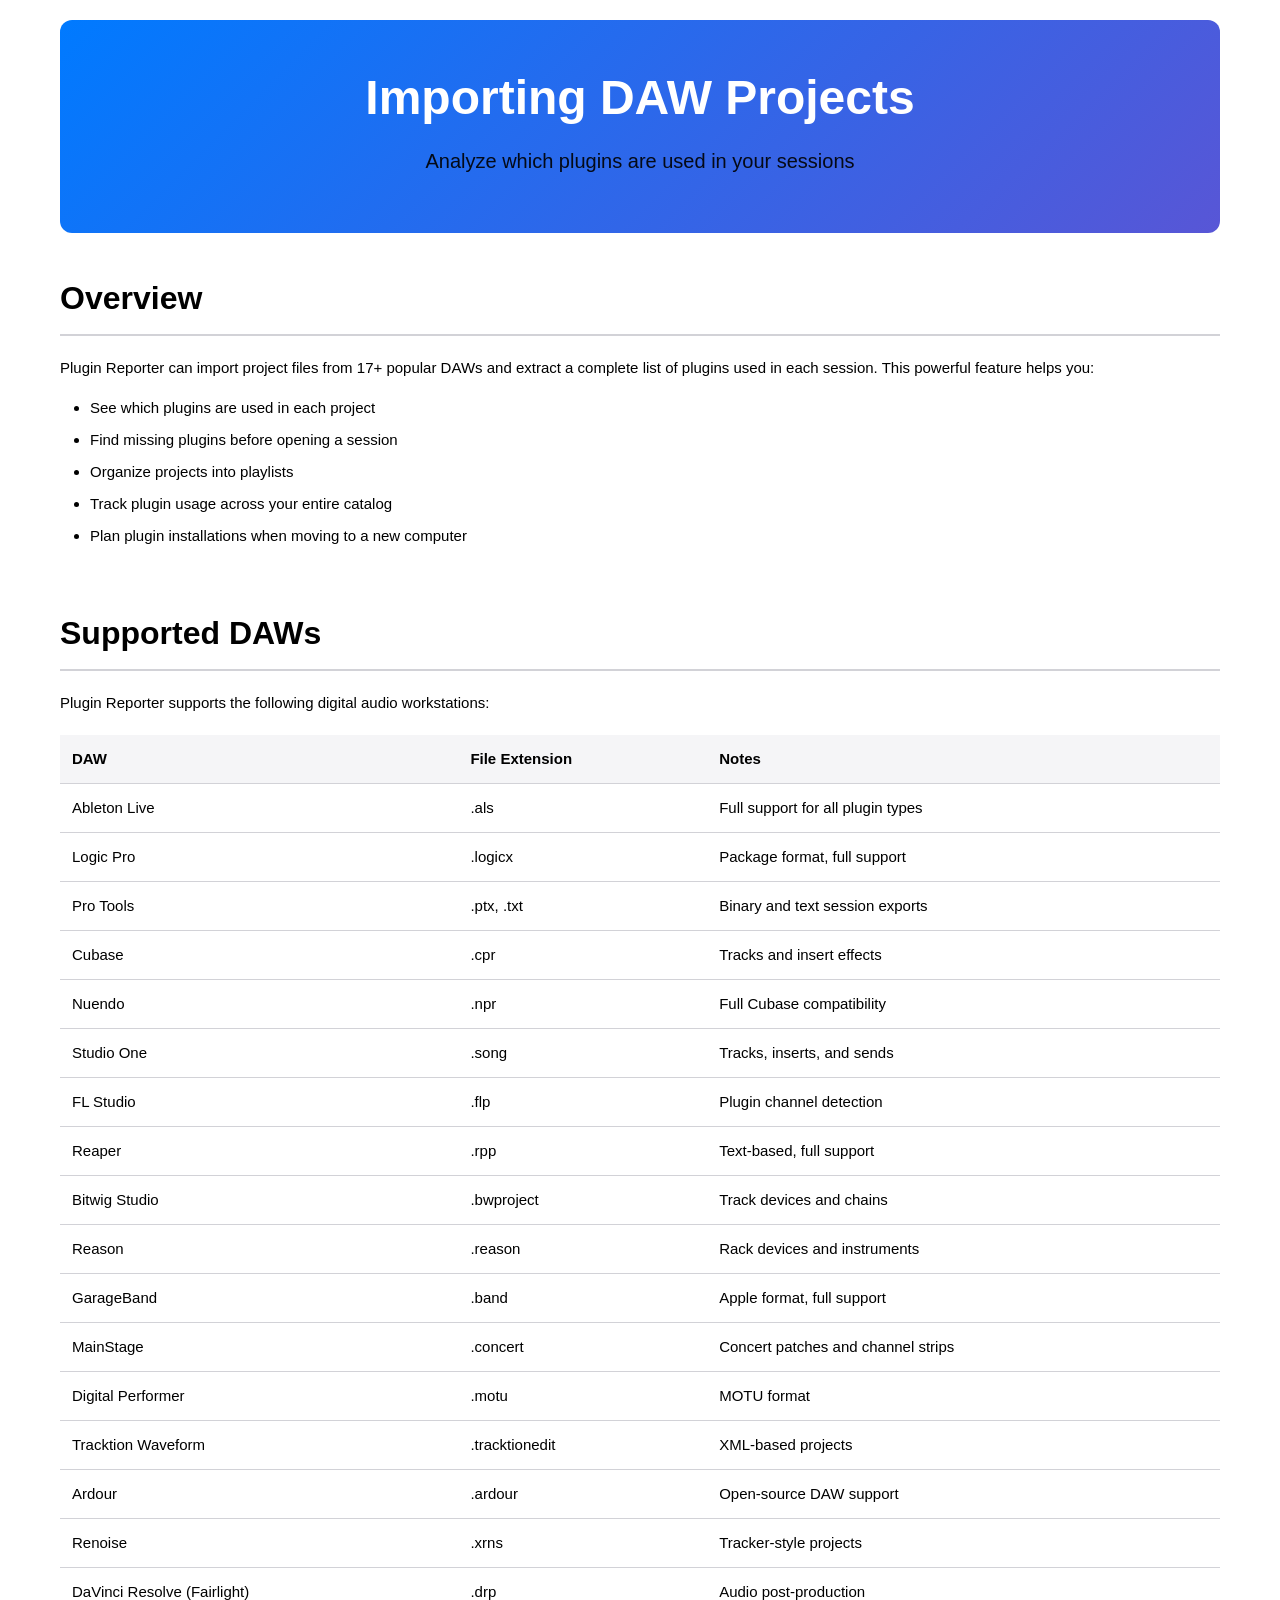
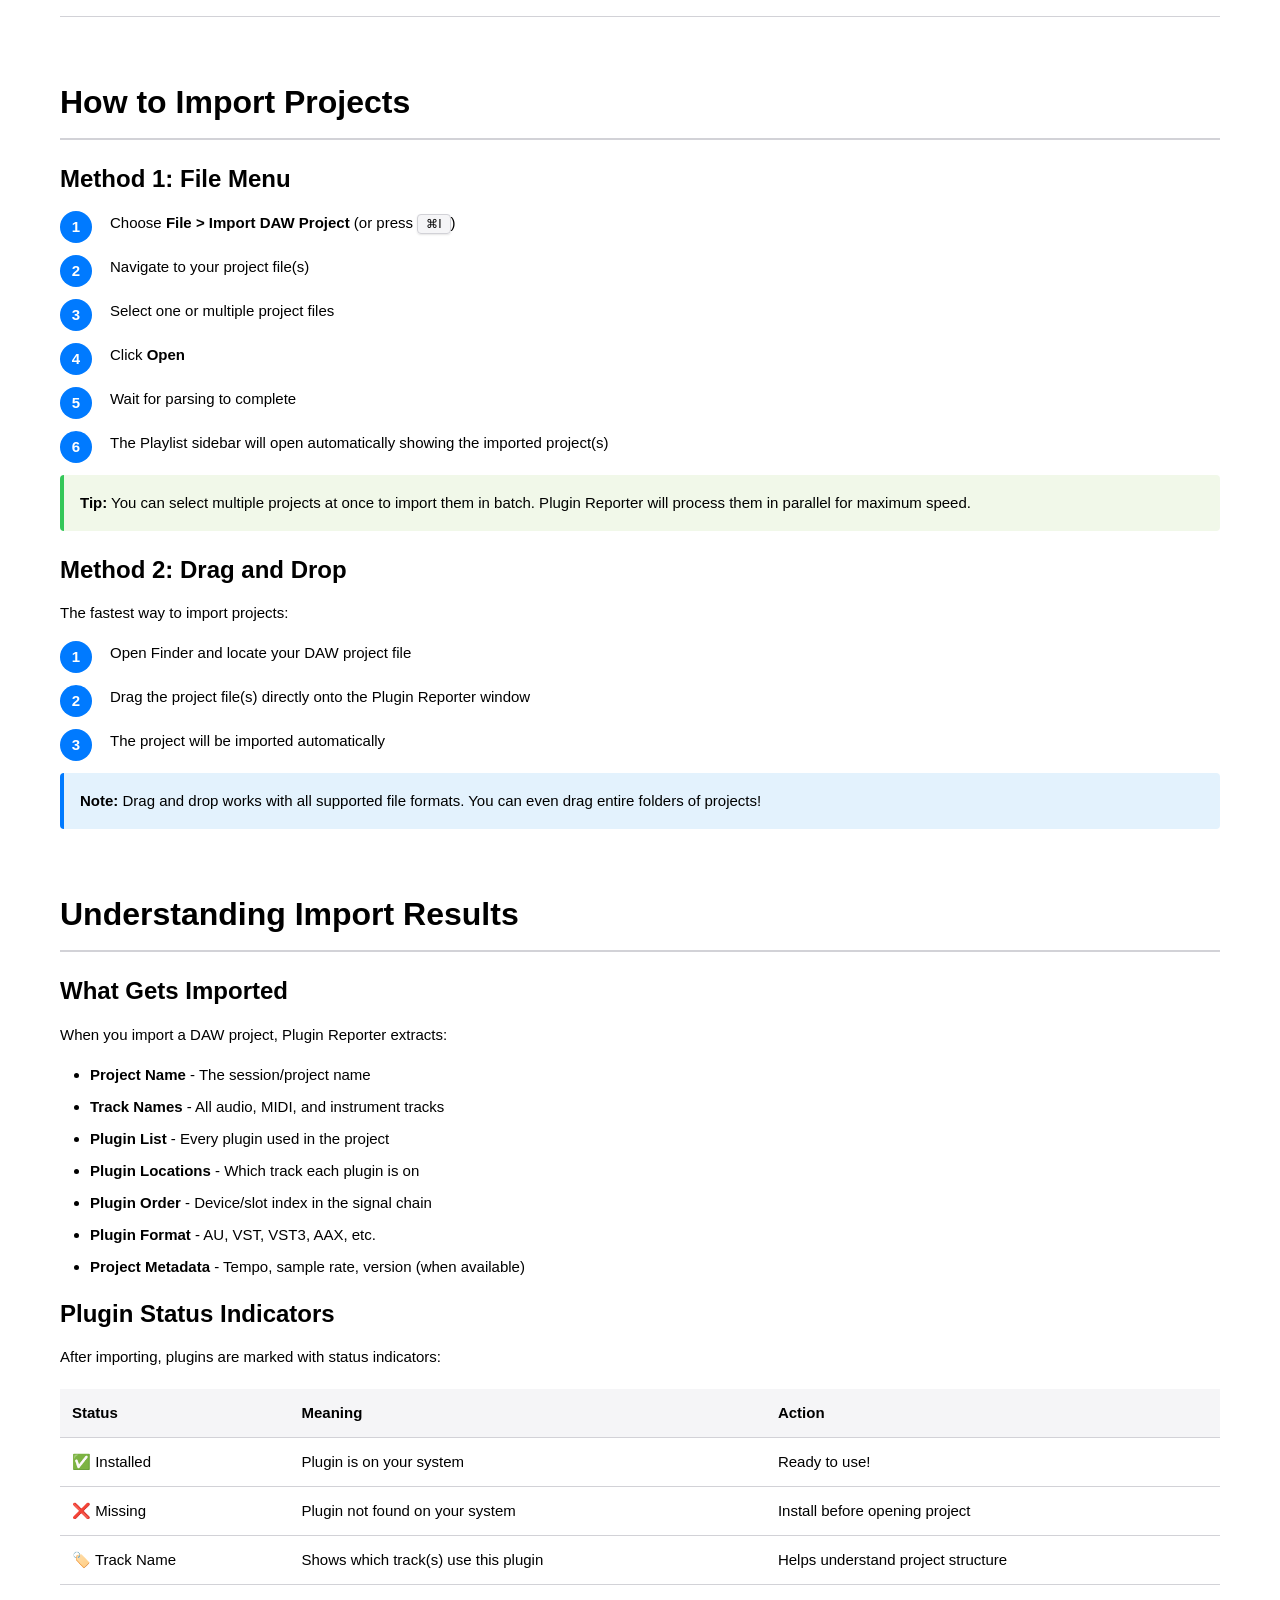
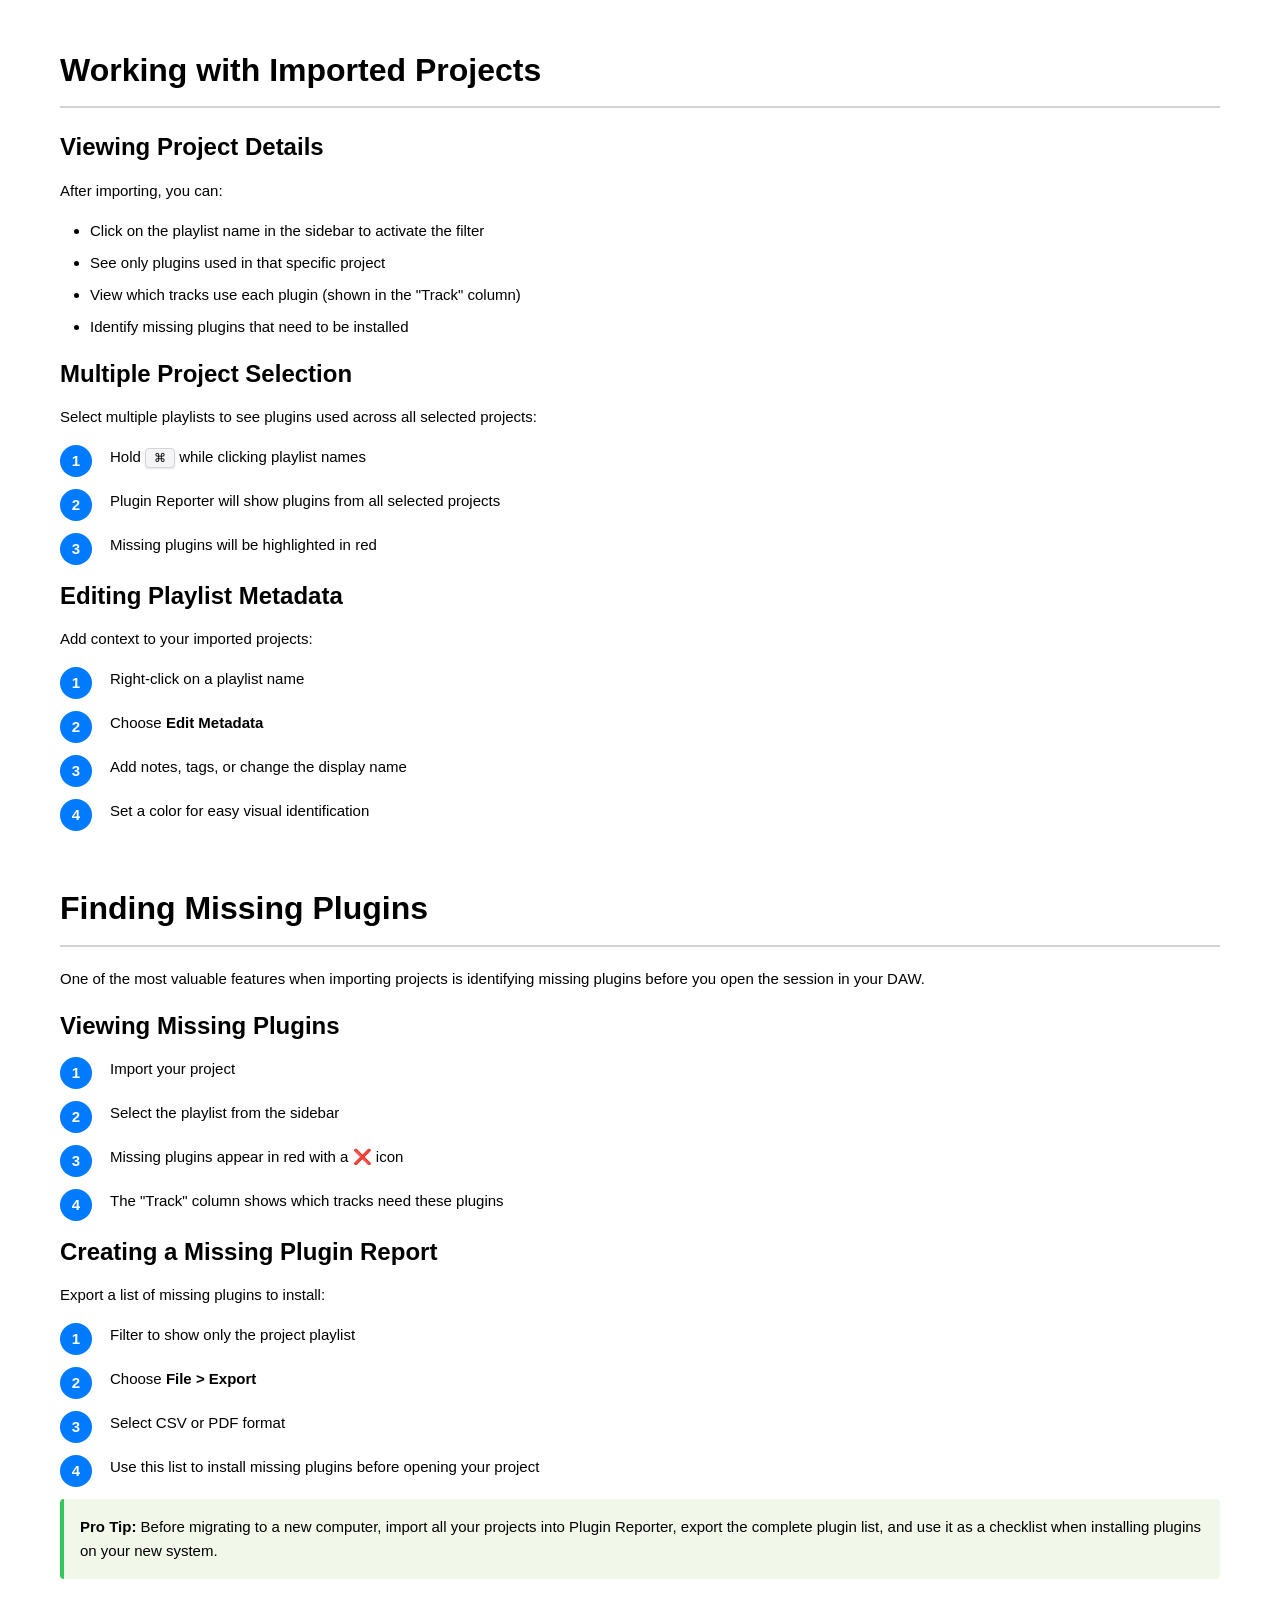
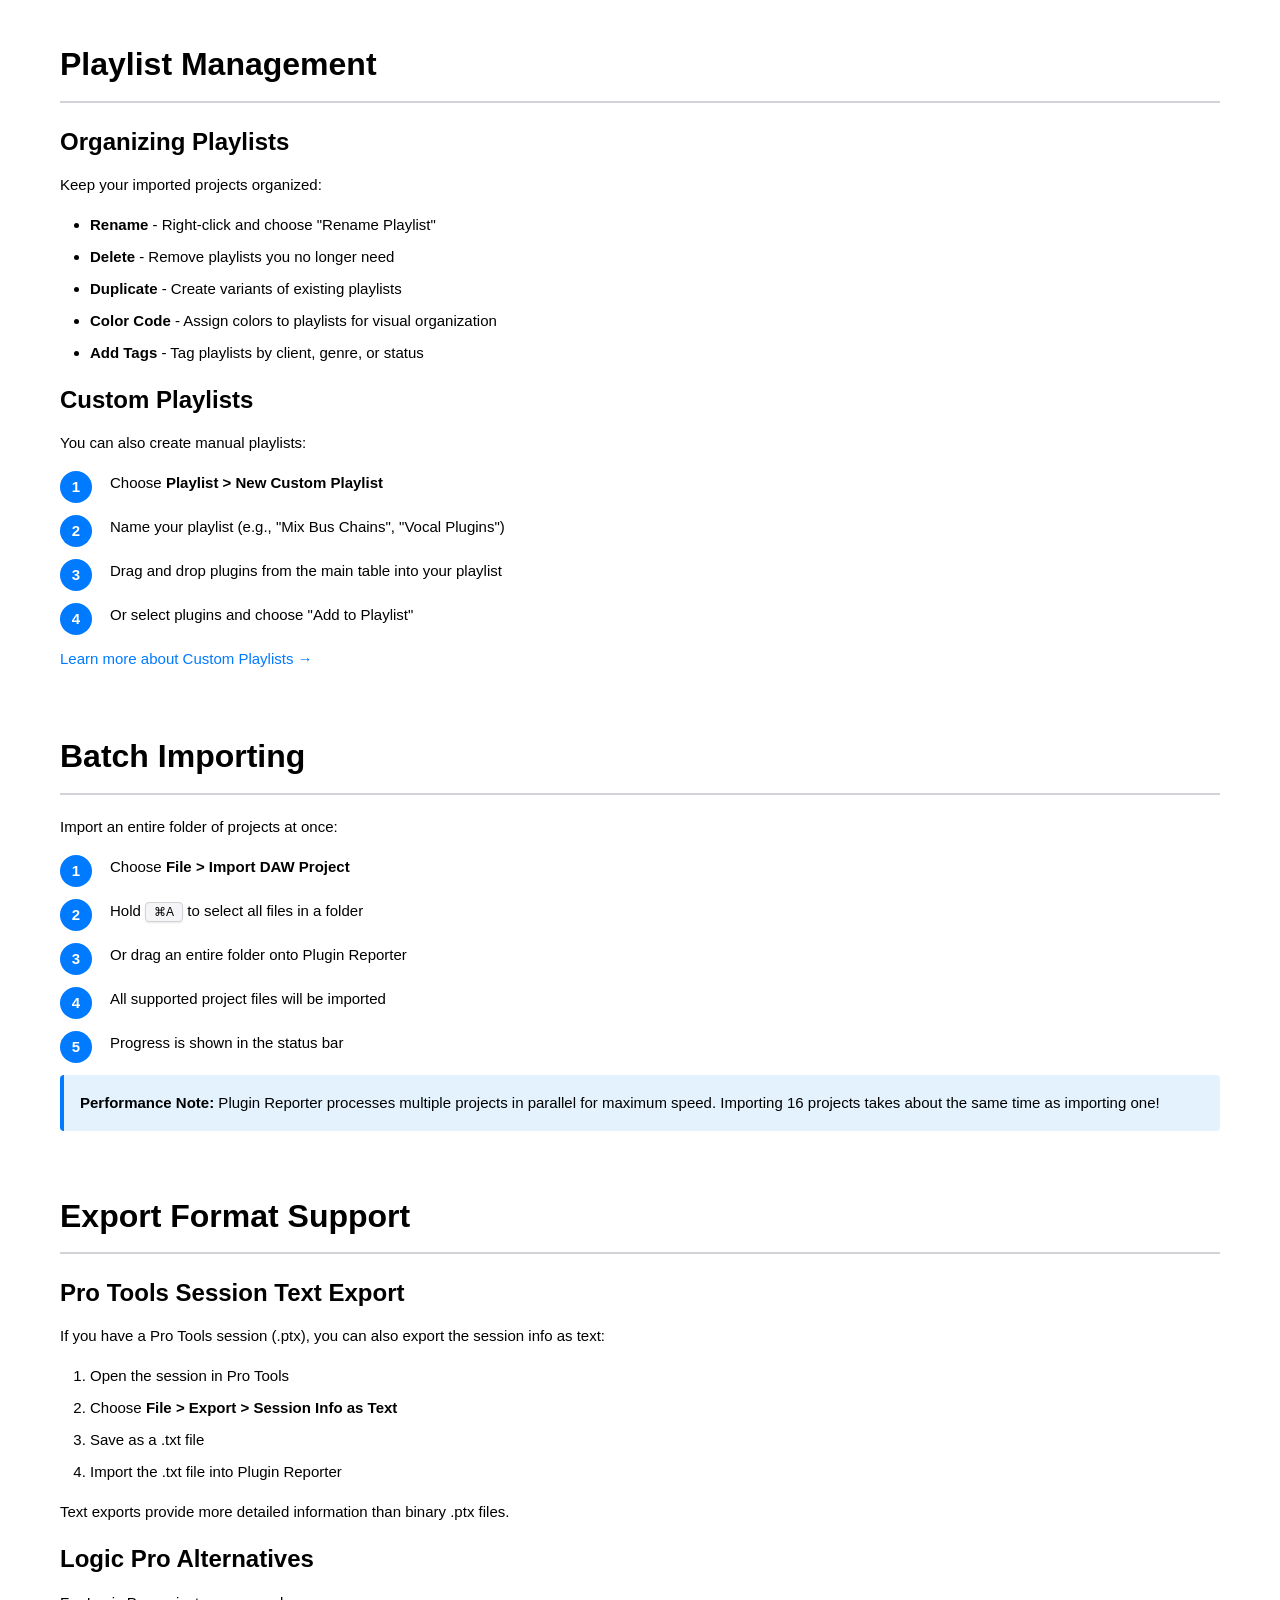
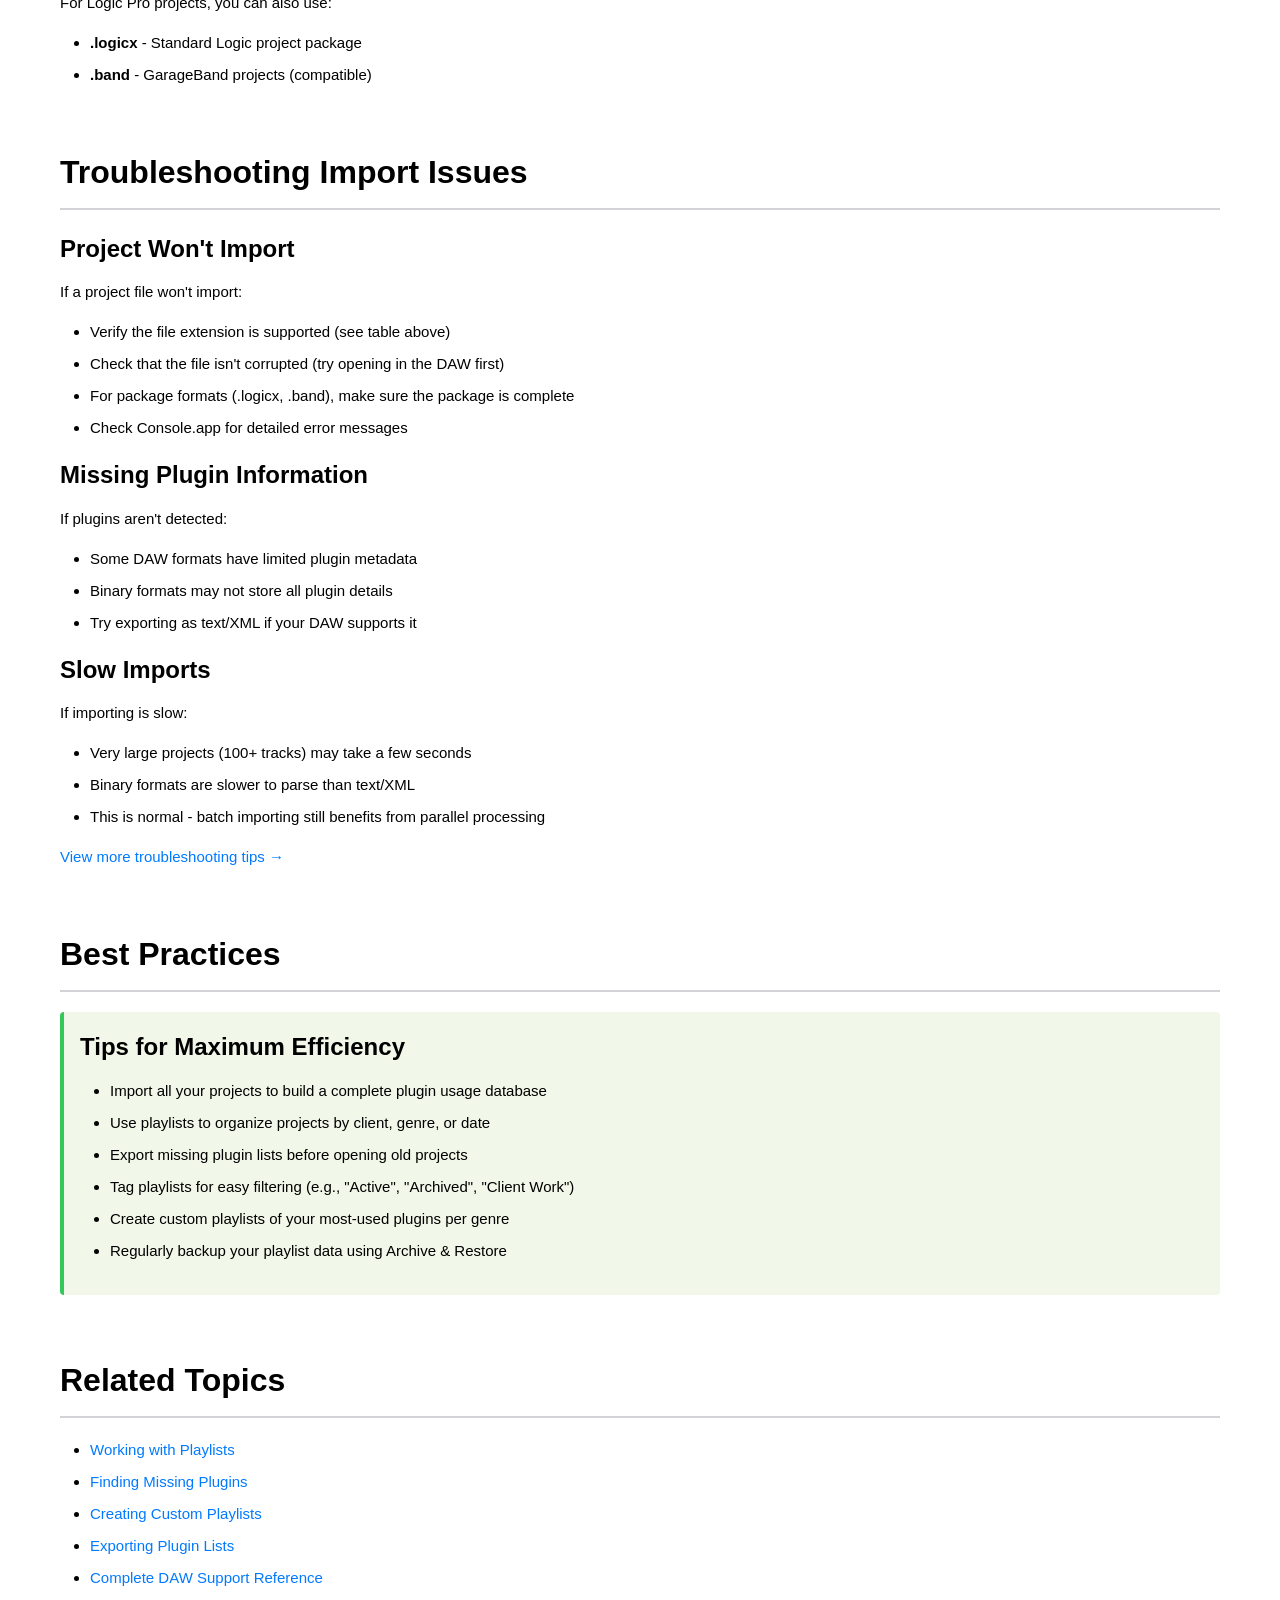
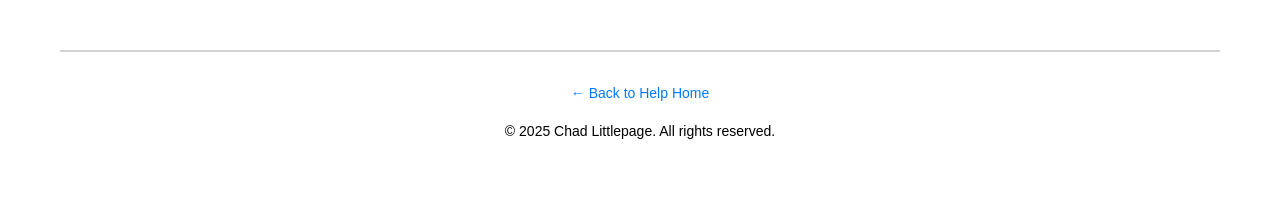
<file: Help/PluginReporter.help/Contents/Resources/en.lproj/daw-import.html>
<!DOCTYPE html>
<html lang="en">
<head>
    <meta charset="UTF-8">
    <meta name="viewport" content="width=device-width, initial-scale=1.0">
    <title>Importing DAW Projects - Plugin Reporter Help</title>
    <link rel="stylesheet" href="styles.css">
</head>
<body>
    <div class="header">
        <h1>Importing DAW Projects</h1>
        <p class="subtitle">Analyze which plugins are used in your sessions</p>
    </div>

    <div class="container">
        <section>
            <h2>Overview</h2>
            <p>Plugin Reporter can import project files from 17+ popular DAWs and extract a complete list of plugins used in each session. This powerful feature helps you:</p>
            <ul>
                <li>See which plugins are used in each project</li>
                <li>Find missing plugins before opening a session</li>
                <li>Organize projects into playlists</li>
                <li>Track plugin usage across your entire catalog</li>
                <li>Plan plugin installations when moving to a new computer</li>
            </ul>
        </section>

        <section>
            <h2>Supported DAWs</h2>
            <p>Plugin Reporter supports the following digital audio workstations:</p>

            <table>
                <tr>
                    <th>DAW</th>
                    <th>File Extension</th>
                    <th>Notes</th>
                </tr>
                <tr>
                    <td>Ableton Live</td>
                    <td>.als</td>
                    <td>Full support for all plugin types</td>
                </tr>
                <tr>
                    <td>Logic Pro</td>
                    <td>.logicx</td>
                    <td>Package format, full support</td>
                </tr>
                <tr>
                    <td>Pro Tools</td>
                    <td>.ptx, .txt</td>
                    <td>Binary and text session exports</td>
                </tr>
                <tr>
                    <td>Cubase</td>
                    <td>.cpr</td>
                    <td>Tracks and insert effects</td>
                </tr>
                <tr>
                    <td>Nuendo</td>
                    <td>.npr</td>
                    <td>Full Cubase compatibility</td>
                </tr>
                <tr>
                    <td>Studio One</td>
                    <td>.song</td>
                    <td>Tracks, inserts, and sends</td>
                </tr>
                <tr>
                    <td>FL Studio</td>
                    <td>.flp</td>
                    <td>Plugin channel detection</td>
                </tr>
                <tr>
                    <td>Reaper</td>
                    <td>.rpp</td>
                    <td>Text-based, full support</td>
                </tr>
                <tr>
                    <td>Bitwig Studio</td>
                    <td>.bwproject</td>
                    <td>Track devices and chains</td>
                </tr>
                <tr>
                    <td>Reason</td>
                    <td>.reason</td>
                    <td>Rack devices and instruments</td>
                </tr>
                <tr>
                    <td>GarageBand</td>
                    <td>.band</td>
                    <td>Apple format, full support</td>
                </tr>
                <tr>
                    <td>MainStage</td>
                    <td>.concert</td>
                    <td>Concert patches and channel strips</td>
                </tr>
                <tr>
                    <td>Digital Performer</td>
                    <td>.motu</td>
                    <td>MOTU format</td>
                </tr>
                <tr>
                    <td>Tracktion Waveform</td>
                    <td>.tracktionedit</td>
                    <td>XML-based projects</td>
                </tr>
                <tr>
                    <td>Ardour</td>
                    <td>.ardour</td>
                    <td>Open-source DAW support</td>
                </tr>
                <tr>
                    <td>Renoise</td>
                    <td>.xrns</td>
                    <td>Tracker-style projects</td>
                </tr>
                <tr>
                    <td>DaVinci Resolve (Fairlight)</td>
                    <td>.drp</td>
                    <td>Audio post-production</td>
                </tr>
            </table>
        </section>

        <section>
            <h2>How to Import Projects</h2>

            <h3>Method 1: File Menu</h3>
            <ol class="step-list">
                <li>Choose <strong>File > Import DAW Project</strong> (or press <kbd>⌘I</kbd>)</li>
                <li>Navigate to your project file(s)</li>
                <li>Select one or multiple project files</li>
                <li>Click <strong>Open</strong></li>
                <li>Wait for parsing to complete</li>
                <li>The Playlist sidebar will open automatically showing the imported project(s)</li>
            </ol>

            <div class="tip">
                <strong>Tip:</strong> You can select multiple projects at once to import them in batch. Plugin Reporter will process them in parallel for maximum speed.
            </div>

            <h3>Method 2: Drag and Drop</h3>
            <p>The fastest way to import projects:</p>
            <ol class="step-list">
                <li>Open Finder and locate your DAW project file</li>
                <li>Drag the project file(s) directly onto the Plugin Reporter window</li>
                <li>The project will be imported automatically</li>
            </ol>

            <div class="note">
                <strong>Note:</strong> Drag and drop works with all supported file formats. You can even drag entire folders of projects!
            </div>
        </section>

        <section>
            <h2>Understanding Import Results</h2>

            <h3>What Gets Imported</h3>
            <p>When you import a DAW project, Plugin Reporter extracts:</p>
            <ul>
                <li><strong>Project Name</strong> - The session/project name</li>
                <li><strong>Track Names</strong> - All audio, MIDI, and instrument tracks</li>
                <li><strong>Plugin List</strong> - Every plugin used in the project</li>
                <li><strong>Plugin Locations</strong> - Which track each plugin is on</li>
                <li><strong>Plugin Order</strong> - Device/slot index in the signal chain</li>
                <li><strong>Plugin Format</strong> - AU, VST, VST3, AAX, etc.</li>
                <li><strong>Project Metadata</strong> - Tempo, sample rate, version (when available)</li>
            </ul>

            <h3>Plugin Status Indicators</h3>
            <p>After importing, plugins are marked with status indicators:</p>

            <table>
                <tr>
                    <th>Status</th>
                    <th>Meaning</th>
                    <th>Action</th>
                </tr>
                <tr>
                    <td>✅ Installed</td>
                    <td>Plugin is on your system</td>
                    <td>Ready to use!</td>
                </tr>
                <tr>
                    <td>❌ Missing</td>
                    <td>Plugin not found on your system</td>
                    <td>Install before opening project</td>
                </tr>
                <tr>
                    <td>🏷️ Track Name</td>
                    <td>Shows which track(s) use this plugin</td>
                    <td>Helps understand project structure</td>
                </tr>
            </table>
        </section>

        <section>
            <h2>Working with Imported Projects</h2>

            <h3>Viewing Project Details</h3>
            <p>After importing, you can:</p>
            <ul>
                <li>Click on the playlist name in the sidebar to activate the filter</li>
                <li>See only plugins used in that specific project</li>
                <li>View which tracks use each plugin (shown in the "Track" column)</li>
                <li>Identify missing plugins that need to be installed</li>
            </ul>

            <h3>Multiple Project Selection</h3>
            <p>Select multiple playlists to see plugins used across all selected projects:</p>
            <ol class="step-list">
                <li>Hold <kbd>⌘</kbd> while clicking playlist names</li>
                <li>Plugin Reporter will show plugins from all selected projects</li>
                <li>Missing plugins will be highlighted in red</li>
            </ol>

            <h3>Editing Playlist Metadata</h3>
            <p>Add context to your imported projects:</p>
            <ol class="step-list">
                <li>Right-click on a playlist name</li>
                <li>Choose <strong>Edit Metadata</strong></li>
                <li>Add notes, tags, or change the display name</li>
                <li>Set a color for easy visual identification</li>
            </ol>
        </section>

        <section>
            <h2>Finding Missing Plugins</h2>

            <p>One of the most valuable features when importing projects is identifying missing plugins before you open the session in your DAW.</p>

            <h3>Viewing Missing Plugins</h3>
            <ol class="step-list">
                <li>Import your project</li>
                <li>Select the playlist from the sidebar</li>
                <li>Missing plugins appear in red with a ❌ icon</li>
                <li>The "Track" column shows which tracks need these plugins</li>
            </ol>

            <h3>Creating a Missing Plugin Report</h3>
            <p>Export a list of missing plugins to install:</p>
            <ol class="step-list">
                <li>Filter to show only the project playlist</li>
                <li>Choose <strong>File > Export</strong></li>
                <li>Select CSV or PDF format</li>
                <li>Use this list to install missing plugins before opening your project</li>
            </ol>

            <div class="tip">
                <strong>Pro Tip:</strong> Before migrating to a new computer, import all your projects into Plugin Reporter, export the complete plugin list, and use it as a checklist when installing plugins on your new system.
            </div>
        </section>

        <section>
            <h2>Playlist Management</h2>

            <h3>Organizing Playlists</h3>
            <p>Keep your imported projects organized:</p>
            <ul>
                <li><strong>Rename</strong> - Right-click and choose "Rename Playlist"</li>
                <li><strong>Delete</strong> - Remove playlists you no longer need</li>
                <li><strong>Duplicate</strong> - Create variants of existing playlists</li>
                <li><strong>Color Code</strong> - Assign colors to playlists for visual organization</li>
                <li><strong>Add Tags</strong> - Tag playlists by client, genre, or status</li>
            </ul>

            <h3>Custom Playlists</h3>
            <p>You can also create manual playlists:</p>
            <ol class="step-list">
                <li>Choose <strong>Playlist > New Custom Playlist</strong></li>
                <li>Name your playlist (e.g., "Mix Bus Chains", "Vocal Plugins")</li>
                <li>Drag and drop plugins from the main table into your playlist</li>
                <li>Or select plugins and choose "Add to Playlist"</li>
            </ol>

            <p><a href="custom-playlists.html">Learn more about Custom Playlists →</a></p>
        </section>

        <section>
            <h2>Batch Importing</h2>

            <p>Import an entire folder of projects at once:</p>

            <ol class="step-list">
                <li>Choose <strong>File > Import DAW Project</strong></li>
                <li>Hold <kbd>⌘A</kbd> to select all files in a folder</li>
                <li>Or drag an entire folder onto Plugin Reporter</li>
                <li>All supported project files will be imported</li>
                <li>Progress is shown in the status bar</li>
            </ol>

            <div class="note">
                <strong>Performance Note:</strong> Plugin Reporter processes multiple projects in parallel for maximum speed. Importing 16 projects takes about the same time as importing one!
            </div>
        </section>

        <section>
            <h2>Export Format Support</h2>

            <h3>Pro Tools Session Text Export</h3>
            <p>If you have a Pro Tools session (.ptx), you can also export the session info as text:</p>
            <ol>
                <li>Open the session in Pro Tools</li>
                <li>Choose <strong>File > Export > Session Info as Text</strong></li>
                <li>Save as a .txt file</li>
                <li>Import the .txt file into Plugin Reporter</li>
            </ol>
            <p>Text exports provide more detailed information than binary .ptx files.</p>

            <h3>Logic Pro Alternatives</h3>
            <p>For Logic Pro projects, you can also use:</p>
            <ul>
                <li><strong>.logicx</strong> - Standard Logic project package</li>
                <li><strong>.band</strong> - GarageBand projects (compatible)</li>
            </ul>
        </section>

        <section>
            <h2>Troubleshooting Import Issues</h2>

            <h3>Project Won't Import</h3>
            <p>If a project file won't import:</p>
            <ul>
                <li>Verify the file extension is supported (see table above)</li>
                <li>Check that the file isn't corrupted (try opening in the DAW first)</li>
                <li>For package formats (.logicx, .band), make sure the package is complete</li>
                <li>Check Console.app for detailed error messages</li>
            </ul>

            <h3>Missing Plugin Information</h3>
            <p>If plugins aren't detected:</p>
            <ul>
                <li>Some DAW formats have limited plugin metadata</li>
                <li>Binary formats may not store all plugin details</li>
                <li>Try exporting as text/XML if your DAW supports it</li>
            </ul>

            <h3>Slow Imports</h3>
            <p>If importing is slow:</p>
            <ul>
                <li>Very large projects (100+ tracks) may take a few seconds</li>
                <li>Binary formats are slower to parse than text/XML</li>
                <li>This is normal - batch importing still benefits from parallel processing</li>
            </ul>

            <p><a href="common-issues.html">View more troubleshooting tips →</a></p>
        </section>

        <section>
            <h2>Best Practices</h2>

            <div class="tip">
                <h3>Tips for Maximum Efficiency</h3>
                <ul>
                    <li>Import all your projects to build a complete plugin usage database</li>
                    <li>Use playlists to organize projects by client, genre, or date</li>
                    <li>Export missing plugin lists before opening old projects</li>
                    <li>Tag playlists for easy filtering (e.g., "Active", "Archived", "Client Work")</li>
                    <li>Create custom playlists of your most-used plugins per genre</li>
                    <li>Regularly backup your playlist data using Archive & Restore</li>
                </ul>
            </div>
        </section>

        <section>
            <h2>Related Topics</h2>
            <ul>
                <li><a href="playlists.html">Working with Playlists</a></li>
                <li><a href="missing-plugins.html">Finding Missing Plugins</a></li>
                <li><a href="custom-playlists.html">Creating Custom Playlists</a></li>
                <li><a href="exporting.html">Exporting Plugin Lists</a></li>
                <li><a href="supported-daws.html">Complete DAW Support Reference</a></li>
            </ul>
        </section>
    </div>

    <footer>
        <p><a href="index.html">← Back to Help Home</a></p>
        <p>&copy; 2025 Chad Littlepage. All rights reserved.</p>
    </footer>
</body>
</html>
</file>
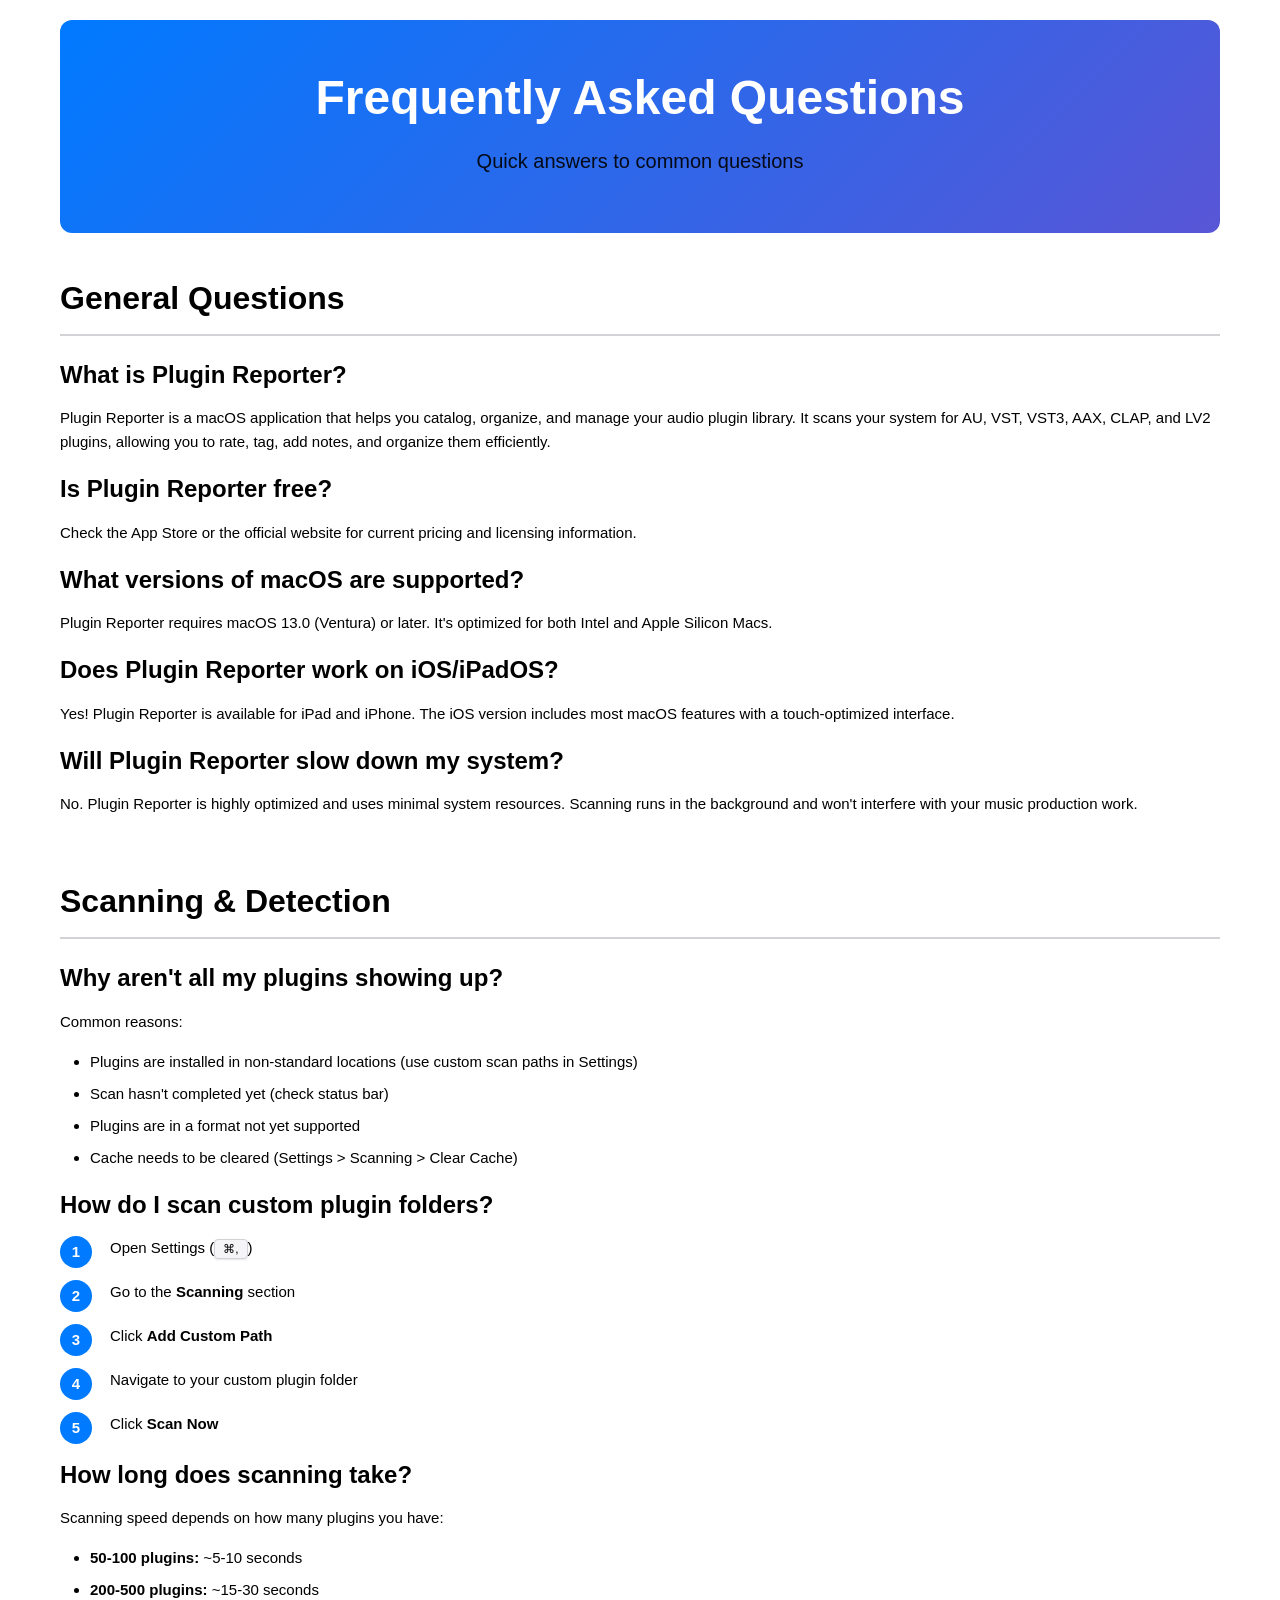
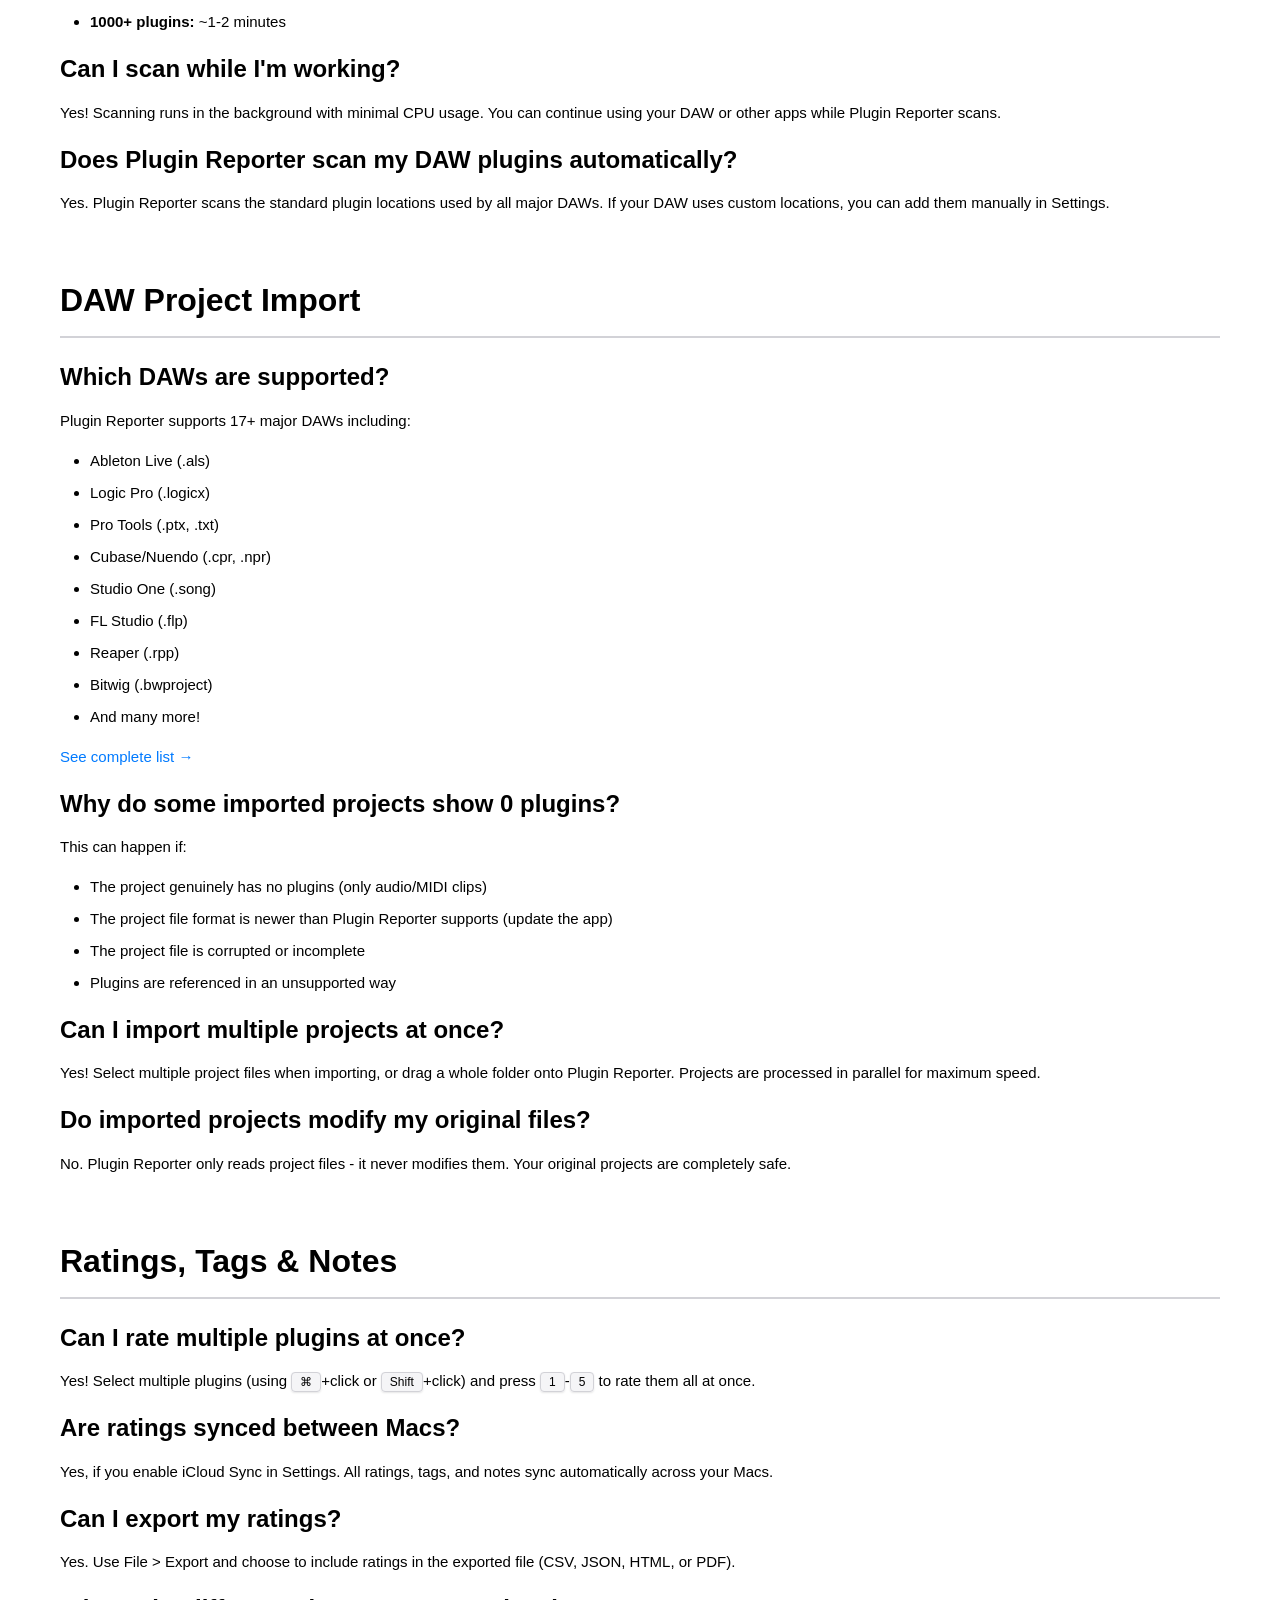
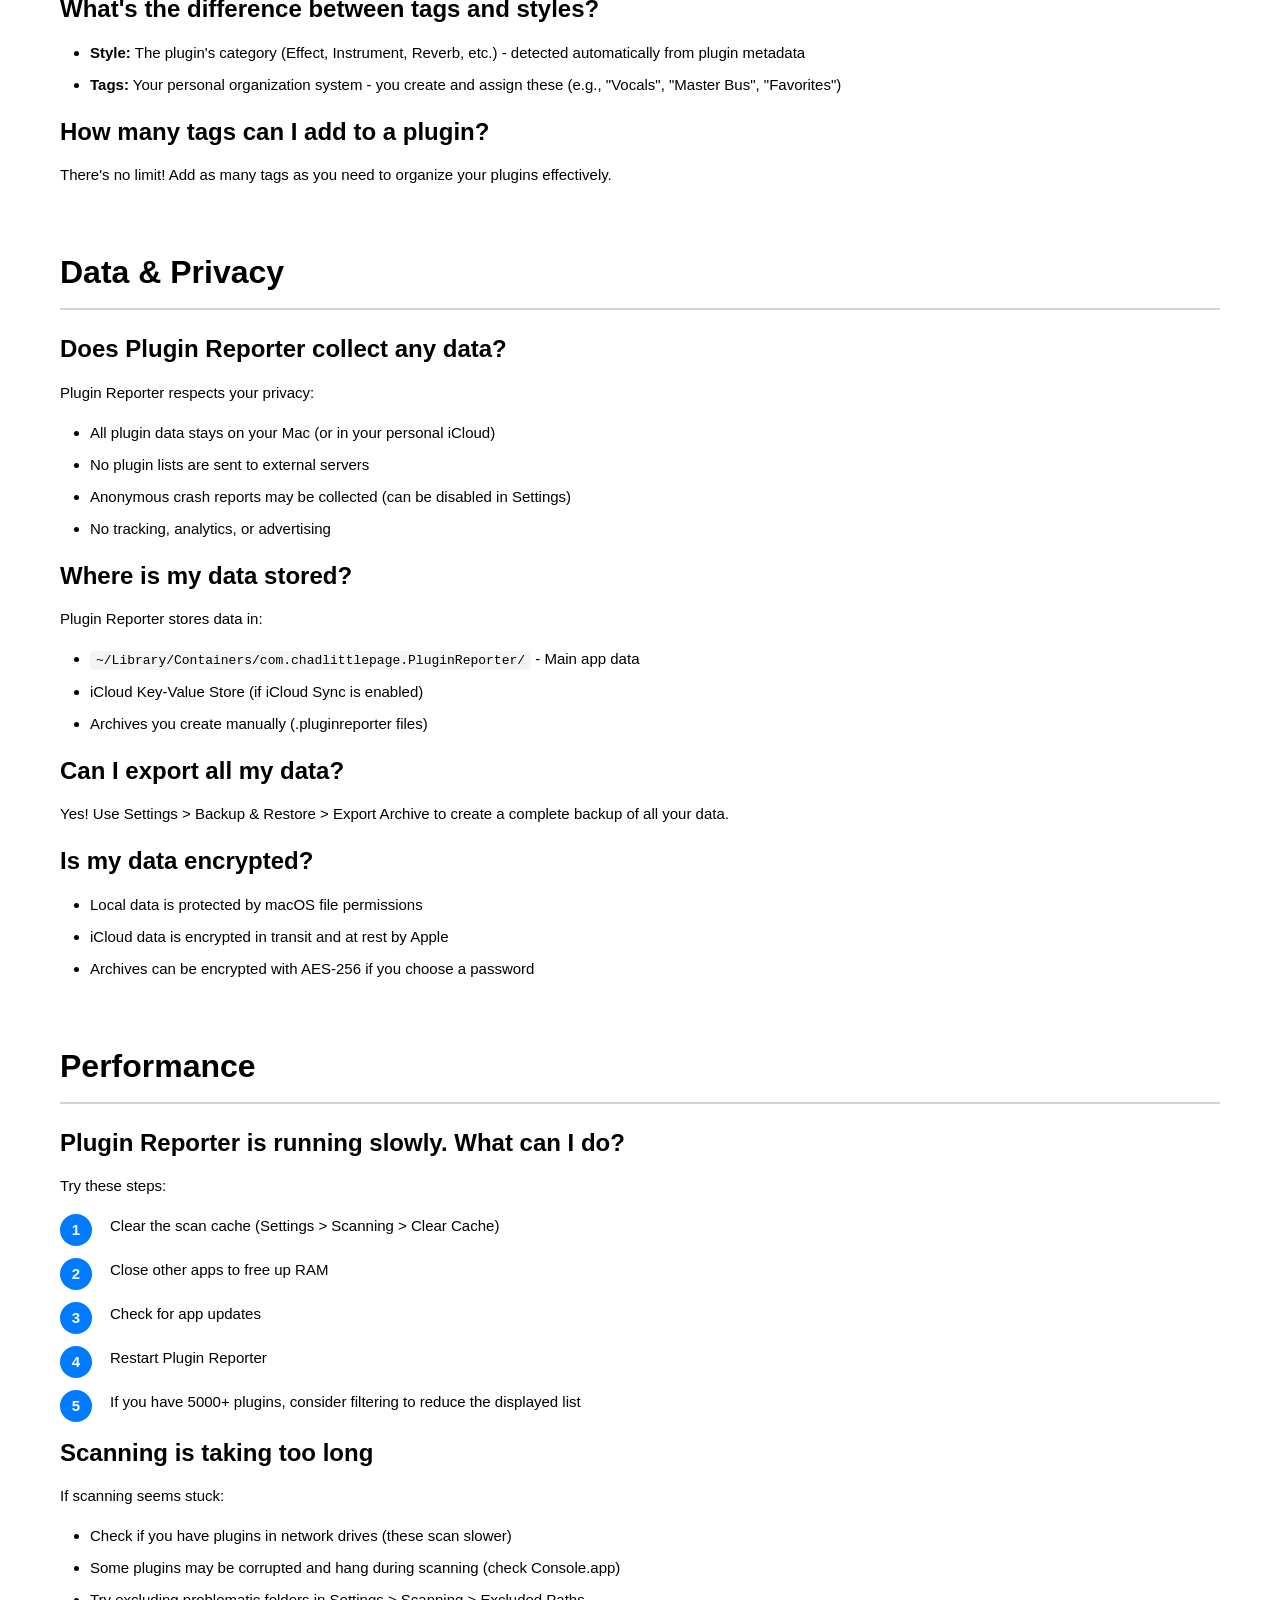
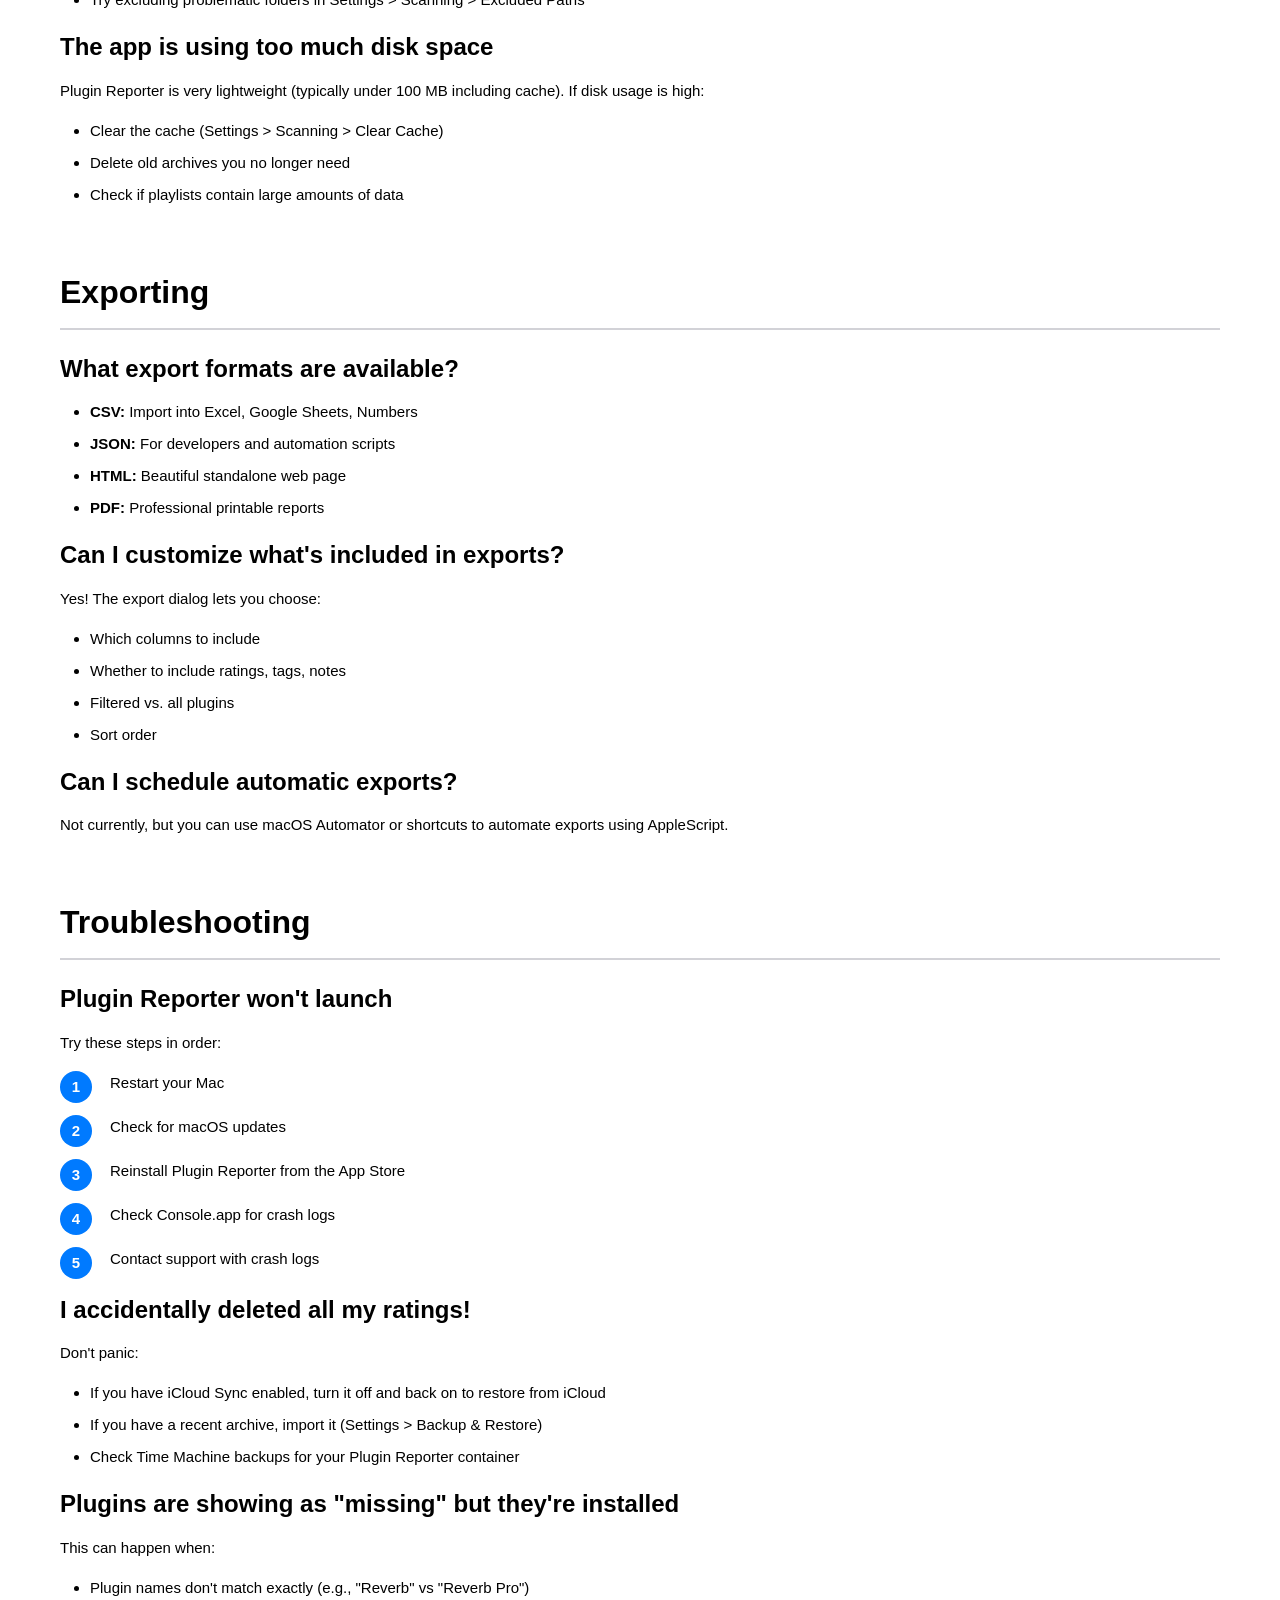
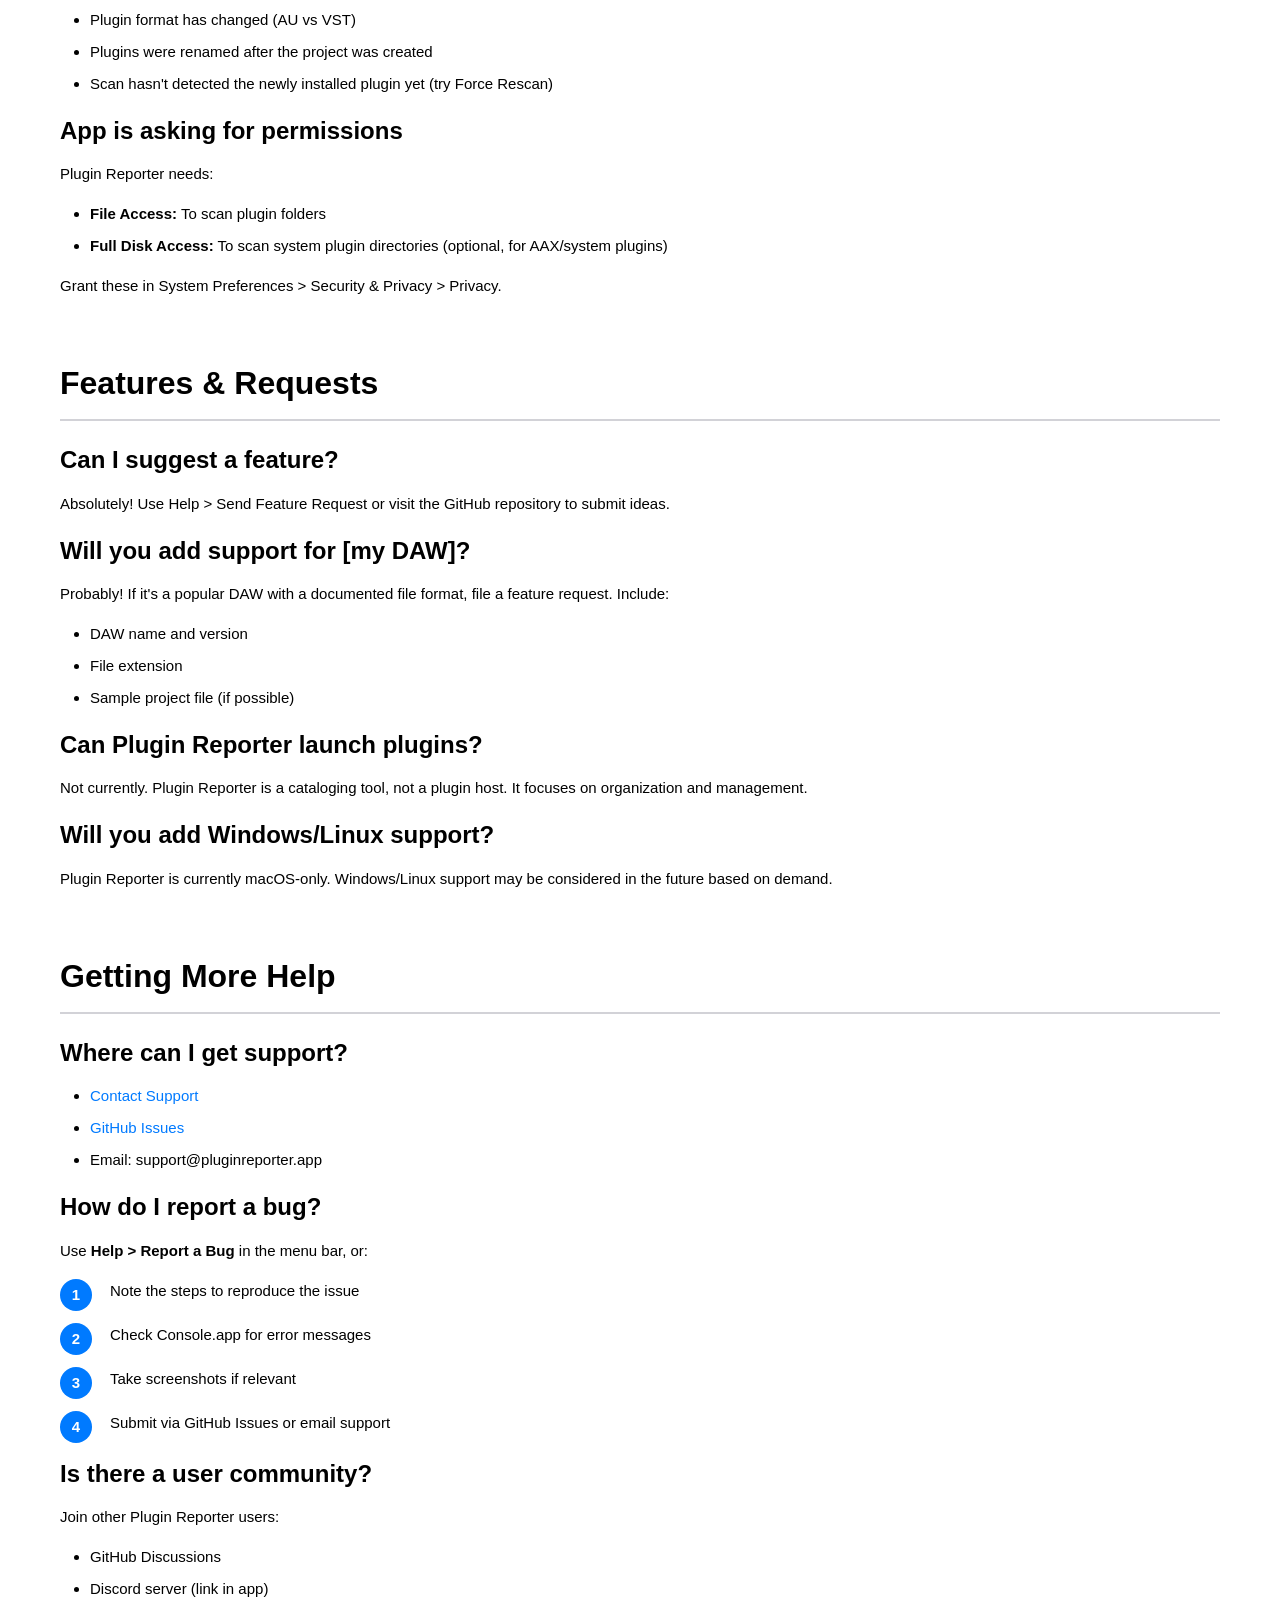
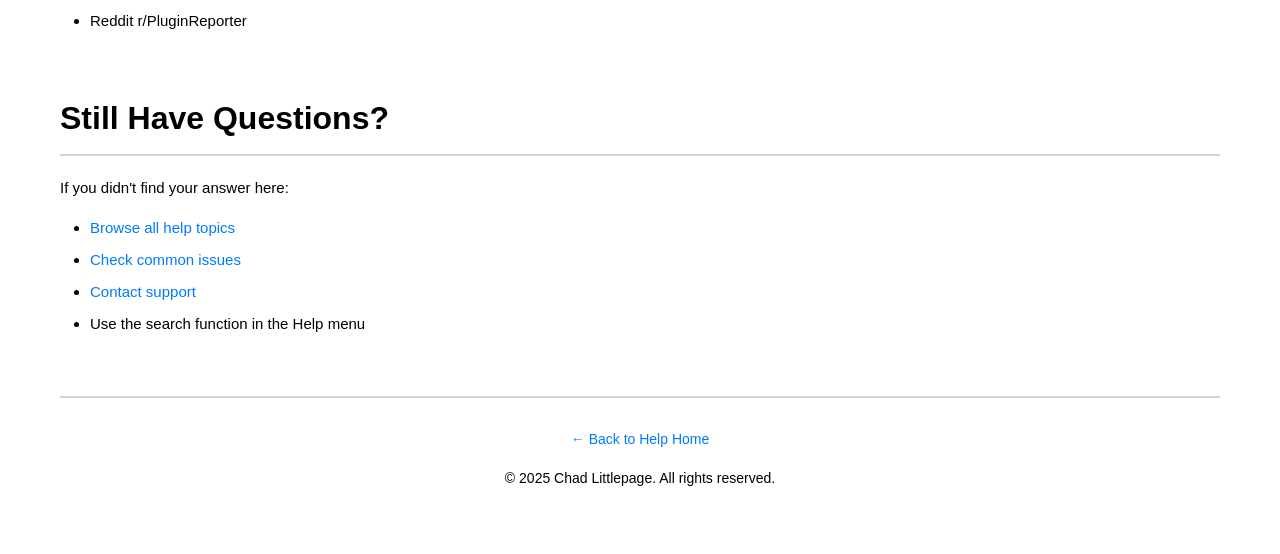
<file: Help/PluginReporter.help/Contents/Resources/en.lproj/faq.html>
<!DOCTYPE html>
<html lang="en">
<head>
    <meta charset="UTF-8">
    <meta name="viewport" content="width=device-width, initial-scale=1.0">
    <title>Frequently Asked Questions - Plugin Reporter Help</title>
    <link rel="stylesheet" href="styles.css">
</head>
<body>
    <div class="header">
        <h1>Frequently Asked Questions</h1>
        <p class="subtitle">Quick answers to common questions</p>
    </div>

    <div class="container">
        <section>
            <h2>General Questions</h2>

            <h3>What is Plugin Reporter?</h3>
            <p>Plugin Reporter is a macOS application that helps you catalog, organize, and manage your audio plugin library. It scans your system for AU, VST, VST3, AAX, CLAP, and LV2 plugins, allowing you to rate, tag, add notes, and organize them efficiently.</p>

            <h3>Is Plugin Reporter free?</h3>
            <p>Check the App Store or the official website for current pricing and licensing information.</p>

            <h3>What versions of macOS are supported?</h3>
            <p>Plugin Reporter requires macOS 13.0 (Ventura) or later. It's optimized for both Intel and Apple Silicon Macs.</p>

            <h3>Does Plugin Reporter work on iOS/iPadOS?</h3>
            <p>Yes! Plugin Reporter is available for iPad and iPhone. The iOS version includes most macOS features with a touch-optimized interface.</p>

            <h3>Will Plugin Reporter slow down my system?</h3>
            <p>No. Plugin Reporter is highly optimized and uses minimal system resources. Scanning runs in the background and won't interfere with your music production work.</p>
        </section>

        <section>
            <h2>Scanning & Detection</h2>

            <h3>Why aren't all my plugins showing up?</h3>
            <p>Common reasons:</p>
            <ul>
                <li>Plugins are installed in non-standard locations (use custom scan paths in Settings)</li>
                <li>Scan hasn't completed yet (check status bar)</li>
                <li>Plugins are in a format not yet supported</li>
                <li>Cache needs to be cleared (Settings > Scanning > Clear Cache)</li>
            </ul>

            <h3>How do I scan custom plugin folders?</h3>
            <ol class="step-list">
                <li>Open Settings (<kbd>⌘,</kbd>)</li>
                <li>Go to the <strong>Scanning</strong> section</li>
                <li>Click <strong>Add Custom Path</strong></li>
                <li>Navigate to your custom plugin folder</li>
                <li>Click <strong>Scan Now</strong></li>
            </ol>

            <h3>How long does scanning take?</h3>
            <p>Scanning speed depends on how many plugins you have:</p>
            <ul>
                <li><strong>50-100 plugins:</strong> ~5-10 seconds</li>
                <li><strong>200-500 plugins:</strong> ~15-30 seconds</li>
                <li><strong>1000+ plugins:</strong> ~1-2 minutes</li>
            </ul>

            <h3>Can I scan while I'm working?</h3>
            <p>Yes! Scanning runs in the background with minimal CPU usage. You can continue using your DAW or other apps while Plugin Reporter scans.</p>

            <h3>Does Plugin Reporter scan my DAW plugins automatically?</h3>
            <p>Yes. Plugin Reporter scans the standard plugin locations used by all major DAWs. If your DAW uses custom locations, you can add them manually in Settings.</p>
        </section>

        <section>
            <h2>DAW Project Import</h2>

            <h3>Which DAWs are supported?</h3>
            <p>Plugin Reporter supports 17+ major DAWs including:</p>
            <ul>
                <li>Ableton Live (.als)</li>
                <li>Logic Pro (.logicx)</li>
                <li>Pro Tools (.ptx, .txt)</li>
                <li>Cubase/Nuendo (.cpr, .npr)</li>
                <li>Studio One (.song)</li>
                <li>FL Studio (.flp)</li>
                <li>Reaper (.rpp)</li>
                <li>Bitwig (.bwproject)</li>
                <li>And many more!</li>
            </ul>
            <p><a href="daw-import.html">See complete list →</a></p>

            <h3>Why do some imported projects show 0 plugins?</h3>
            <p>This can happen if:</p>
            <ul>
                <li>The project genuinely has no plugins (only audio/MIDI clips)</li>
                <li>The project file format is newer than Plugin Reporter supports (update the app)</li>
                <li>The project file is corrupted or incomplete</li>
                <li>Plugins are referenced in an unsupported way</li>
            </ul>

            <h3>Can I import multiple projects at once?</h3>
            <p>Yes! Select multiple project files when importing, or drag a whole folder onto Plugin Reporter. Projects are processed in parallel for maximum speed.</p>

            <h3>Do imported projects modify my original files?</h3>
            <p>No. Plugin Reporter only reads project files - it never modifies them. Your original projects are completely safe.</p>
        </section>

        <section>
            <h2>Ratings, Tags & Notes</h2>

            <h3>Can I rate multiple plugins at once?</h3>
            <p>Yes! Select multiple plugins (using <kbd>⌘</kbd>+click or <kbd>Shift</kbd>+click) and press <kbd>1</kbd>-<kbd>5</kbd> to rate them all at once.</p>

            <h3>Are ratings synced between Macs?</h3>
            <p>Yes, if you enable iCloud Sync in Settings. All ratings, tags, and notes sync automatically across your Macs.</p>

            <h3>Can I export my ratings?</h3>
            <p>Yes. Use File > Export and choose to include ratings in the exported file (CSV, JSON, HTML, or PDF).</p>

            <h3>What's the difference between tags and styles?</h3>
            <ul>
                <li><strong>Style:</strong> The plugin's category (Effect, Instrument, Reverb, etc.) - detected automatically from plugin metadata</li>
                <li><strong>Tags:</strong> Your personal organization system - you create and assign these (e.g., "Vocals", "Master Bus", "Favorites")</li>
            </ul>

            <h3>How many tags can I add to a plugin?</h3>
            <p>There's no limit! Add as many tags as you need to organize your plugins effectively.</p>
        </section>

        <section>
            <h2>Data & Privacy</h2>

            <h3>Does Plugin Reporter collect any data?</h3>
            <p>Plugin Reporter respects your privacy:</p>
            <ul>
                <li>All plugin data stays on your Mac (or in your personal iCloud)</li>
                <li>No plugin lists are sent to external servers</li>
                <li>Anonymous crash reports may be collected (can be disabled in Settings)</li>
                <li>No tracking, analytics, or advertising</li>
            </ul>

            <h3>Where is my data stored?</h3>
            <p>Plugin Reporter stores data in:</p>
            <ul>
                <li><code>~/Library/Containers/com.chadlittlepage.PluginReporter/</code> - Main app data</li>
                <li>iCloud Key-Value Store (if iCloud Sync is enabled)</li>
                <li>Archives you create manually (.pluginreporter files)</li>
            </ul>

            <h3>Can I export all my data?</h3>
            <p>Yes! Use Settings > Backup & Restore > Export Archive to create a complete backup of all your data.</p>

            <h3>Is my data encrypted?</h3>
            <ul>
                <li>Local data is protected by macOS file permissions</li>
                <li>iCloud data is encrypted in transit and at rest by Apple</li>
                <li>Archives can be encrypted with AES-256 if you choose a password</li>
            </ul>
        </section>

        <section>
            <h2>Performance</h2>

            <h3>Plugin Reporter is running slowly. What can I do?</h3>
            <p>Try these steps:</p>
            <ol class="step-list">
                <li>Clear the scan cache (Settings > Scanning > Clear Cache)</li>
                <li>Close other apps to free up RAM</li>
                <li>Check for app updates</li>
                <li>Restart Plugin Reporter</li>
                <li>If you have 5000+ plugins, consider filtering to reduce the displayed list</li>
            </ol>

            <h3>Scanning is taking too long</h3>
            <p>If scanning seems stuck:</p>
            <ul>
                <li>Check if you have plugins in network drives (these scan slower)</li>
                <li>Some plugins may be corrupted and hang during scanning (check Console.app)</li>
                <li>Try excluding problematic folders in Settings > Scanning > Excluded Paths</li>
            </ul>

            <h3>The app is using too much disk space</h3>
            <p>Plugin Reporter is very lightweight (typically under 100 MB including cache). If disk usage is high:</p>
            <ul>
                <li>Clear the cache (Settings > Scanning > Clear Cache)</li>
                <li>Delete old archives you no longer need</li>
                <li>Check if playlists contain large amounts of data</li>
            </ul>
        </section>

        <section>
            <h2>Exporting</h2>

            <h3>What export formats are available?</h3>
            <ul>
                <li><strong>CSV:</strong> Import into Excel, Google Sheets, Numbers</li>
                <li><strong>JSON:</strong> For developers and automation scripts</li>
                <li><strong>HTML:</strong> Beautiful standalone web page</li>
                <li><strong>PDF:</strong> Professional printable reports</li>
            </ul>

            <h3>Can I customize what's included in exports?</h3>
            <p>Yes! The export dialog lets you choose:</p>
            <ul>
                <li>Which columns to include</li>
                <li>Whether to include ratings, tags, notes</li>
                <li>Filtered vs. all plugins</li>
                <li>Sort order</li>
            </ul>

            <h3>Can I schedule automatic exports?</h3>
            <p>Not currently, but you can use macOS Automator or shortcuts to automate exports using AppleScript.</p>
        </section>

        <section>
            <h2>Troubleshooting</h2>

            <h3>Plugin Reporter won't launch</h3>
            <p>Try these steps in order:</p>
            <ol class="step-list">
                <li>Restart your Mac</li>
                <li>Check for macOS updates</li>
                <li>Reinstall Plugin Reporter from the App Store</li>
                <li>Check Console.app for crash logs</li>
                <li>Contact support with crash logs</li>
            </ol>

            <h3>I accidentally deleted all my ratings!</h3>
            <p>Don't panic:</p>
            <ul>
                <li>If you have iCloud Sync enabled, turn it off and back on to restore from iCloud</li>
                <li>If you have a recent archive, import it (Settings > Backup & Restore)</li>
                <li>Check Time Machine backups for your Plugin Reporter container</li>
            </ul>

            <h3>Plugins are showing as "missing" but they're installed</h3>
            <p>This can happen when:</p>
            <ul>
                <li>Plugin names don't match exactly (e.g., "Reverb" vs "Reverb Pro")</li>
                <li>Plugin format has changed (AU vs VST)</li>
                <li>Plugins were renamed after the project was created</li>
                <li>Scan hasn't detected the newly installed plugin yet (try Force Rescan)</li>
            </ul>

            <h3>App is asking for permissions</h3>
            <p>Plugin Reporter needs:</p>
            <ul>
                <li><strong>File Access:</strong> To scan plugin folders</li>
                <li><strong>Full Disk Access:</strong> To scan system plugin directories (optional, for AAX/system plugins)</li>
            </ul>
            <p>Grant these in System Preferences > Security & Privacy > Privacy.</p>
        </section>

        <section>
            <h2>Features & Requests</h2>

            <h3>Can I suggest a feature?</h3>
            <p>Absolutely! Use Help > Send Feature Request or visit the GitHub repository to submit ideas.</p>

            <h3>Will you add support for [my DAW]?</h3>
            <p>Probably! If it's a popular DAW with a documented file format, file a feature request. Include:</p>
            <ul>
                <li>DAW name and version</li>
                <li>File extension</li>
                <li>Sample project file (if possible)</li>
            </ul>

            <h3>Can Plugin Reporter launch plugins?</h3>
            <p>Not currently. Plugin Reporter is a cataloging tool, not a plugin host. It focuses on organization and management.</p>

            <h3>Will you add Windows/Linux support?</h3>
            <p>Plugin Reporter is currently macOS-only. Windows/Linux support may be considered in the future based on demand.</p>
        </section>

        <section>
            <h2>Getting More Help</h2>

            <h3>Where can I get support?</h3>
            <ul>
                <li><a href="support.html">Contact Support</a></li>
                <li><a href="https://github.com/chadlittlepage/pluginreporter">GitHub Issues</a></li>
                <li>Email: support@pluginreporter.app</li>
            </ul>

            <h3>How do I report a bug?</h3>
            <p>Use <strong>Help > Report a Bug</strong> in the menu bar, or:</p>
            <ol class="step-list">
                <li>Note the steps to reproduce the issue</li>
                <li>Check Console.app for error messages</li>
                <li>Take screenshots if relevant</li>
                <li>Submit via GitHub Issues or email support</li>
            </ol>

            <h3>Is there a user community?</h3>
            <p>Join other Plugin Reporter users:</p>
            <ul>
                <li>GitHub Discussions</li>
                <li>Discord server (link in app)</li>
                <li>Reddit r/PluginReporter</li>
            </ul>
        </section>

        <section>
            <h2>Still Have Questions?</h2>
            <p>If you didn't find your answer here:</p>
            <ul>
                <li><a href="index.html">Browse all help topics</a></li>
                <li><a href="common-issues.html">Check common issues</a></li>
                <li><a href="support.html">Contact support</a></li>
                <li>Use the search function in the Help menu</li>
            </ul>
        </section>
    </div>

    <footer>
        <p><a href="index.html">← Back to Help Home</a></p>
        <p>&copy; 2025 Chad Littlepage. All rights reserved.</p>
    </footer>
</body>
</html>
</file>
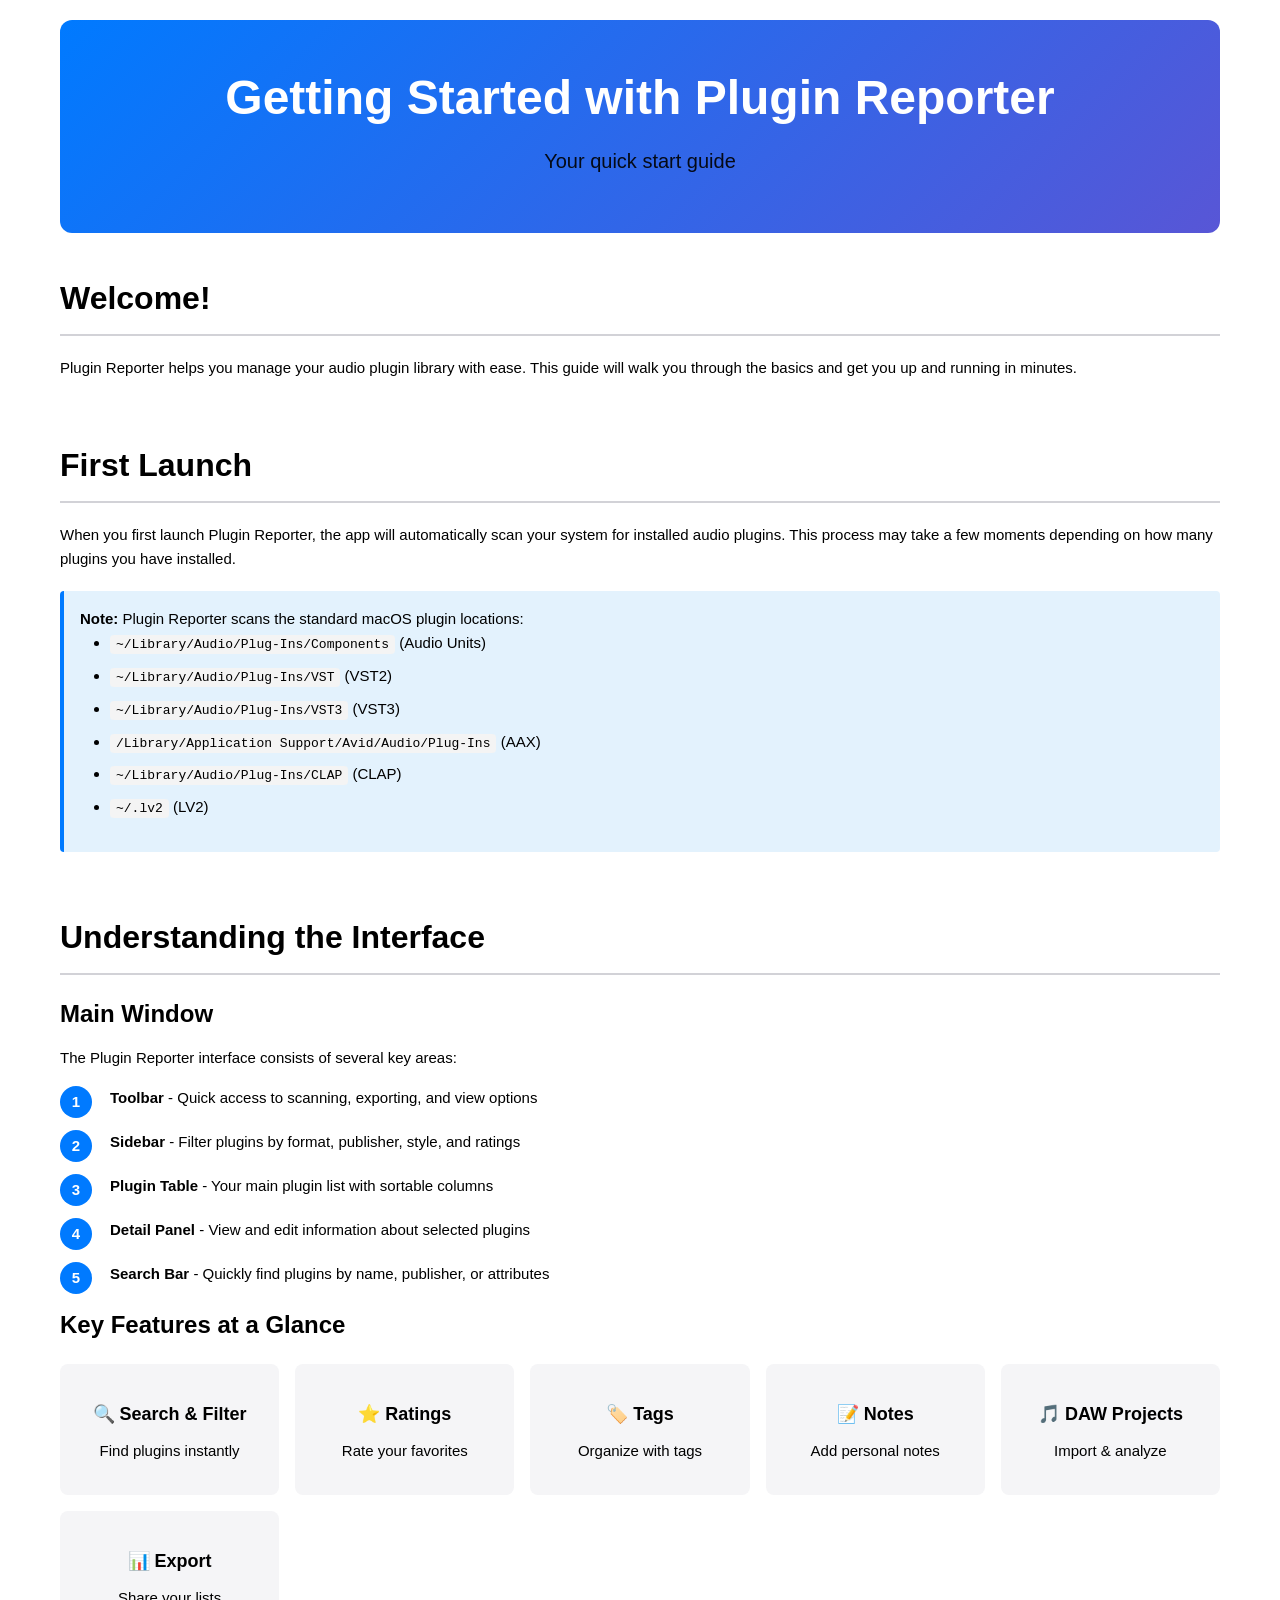
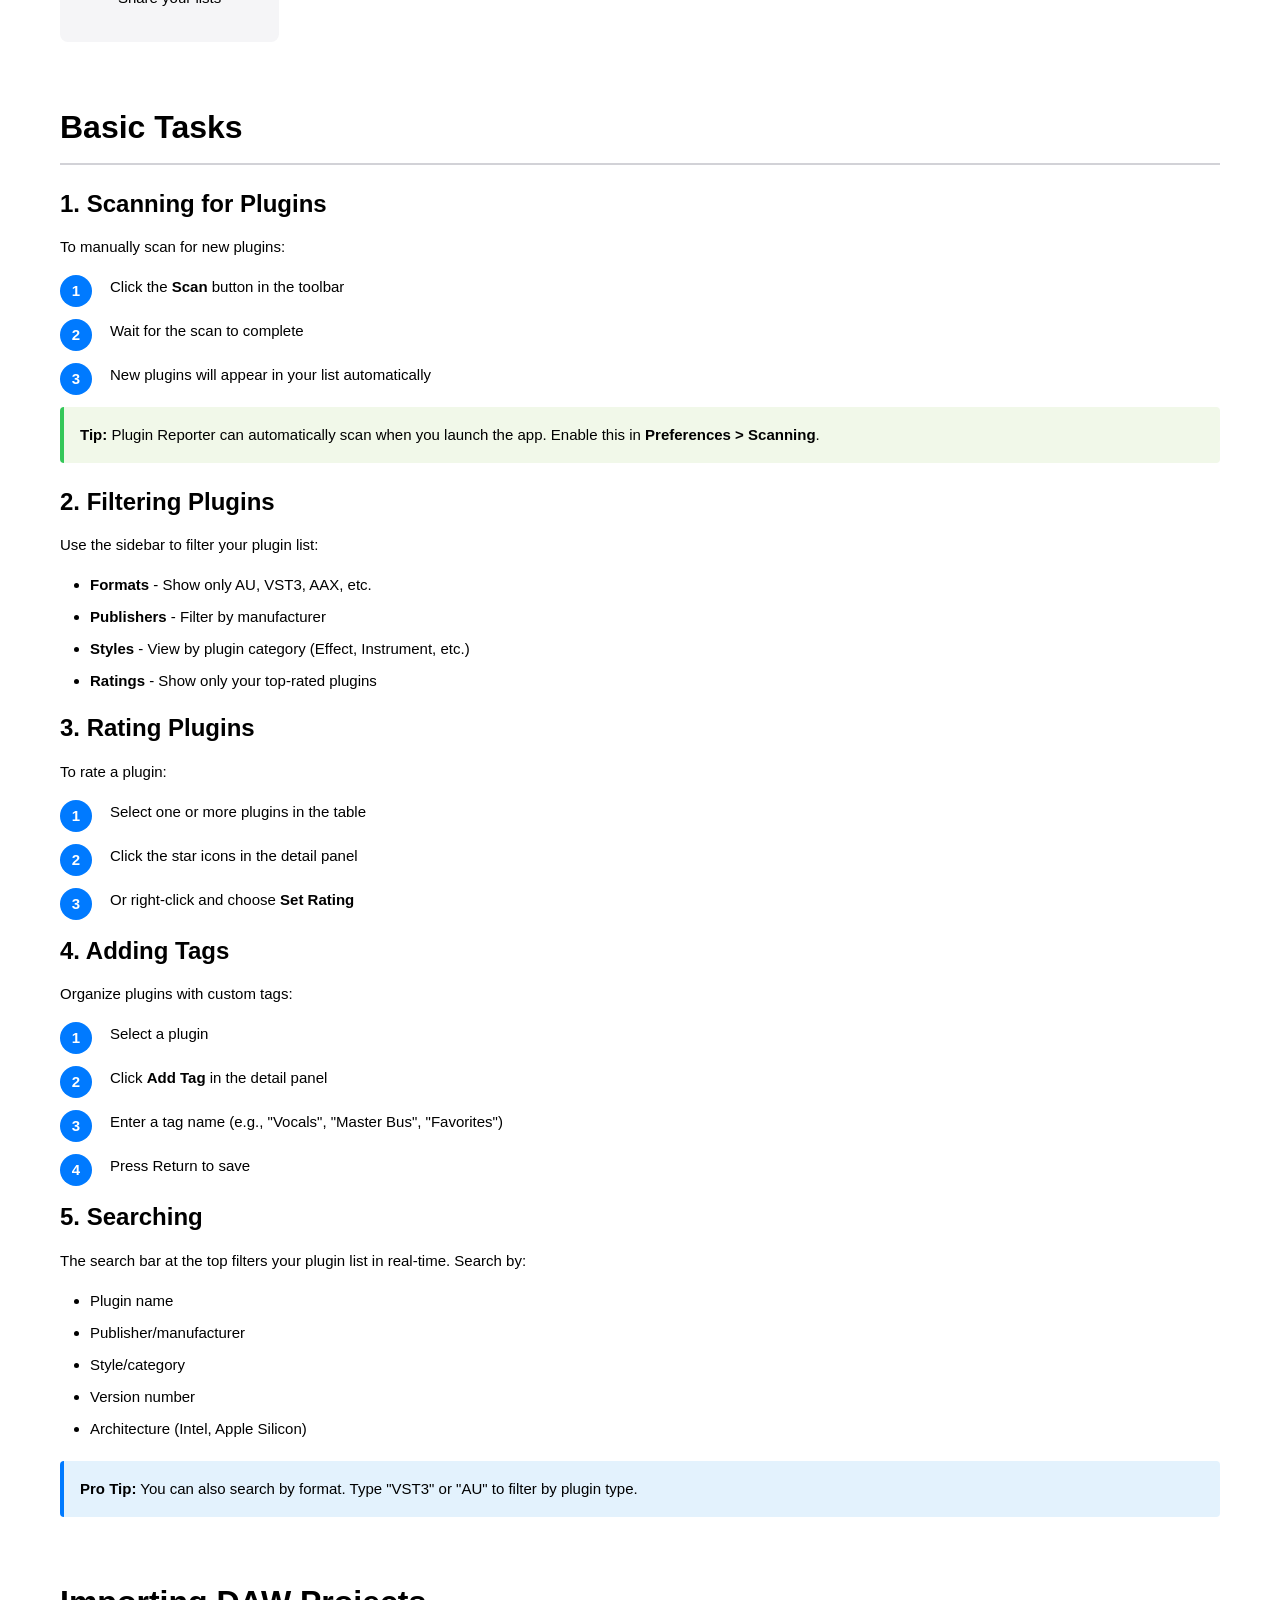
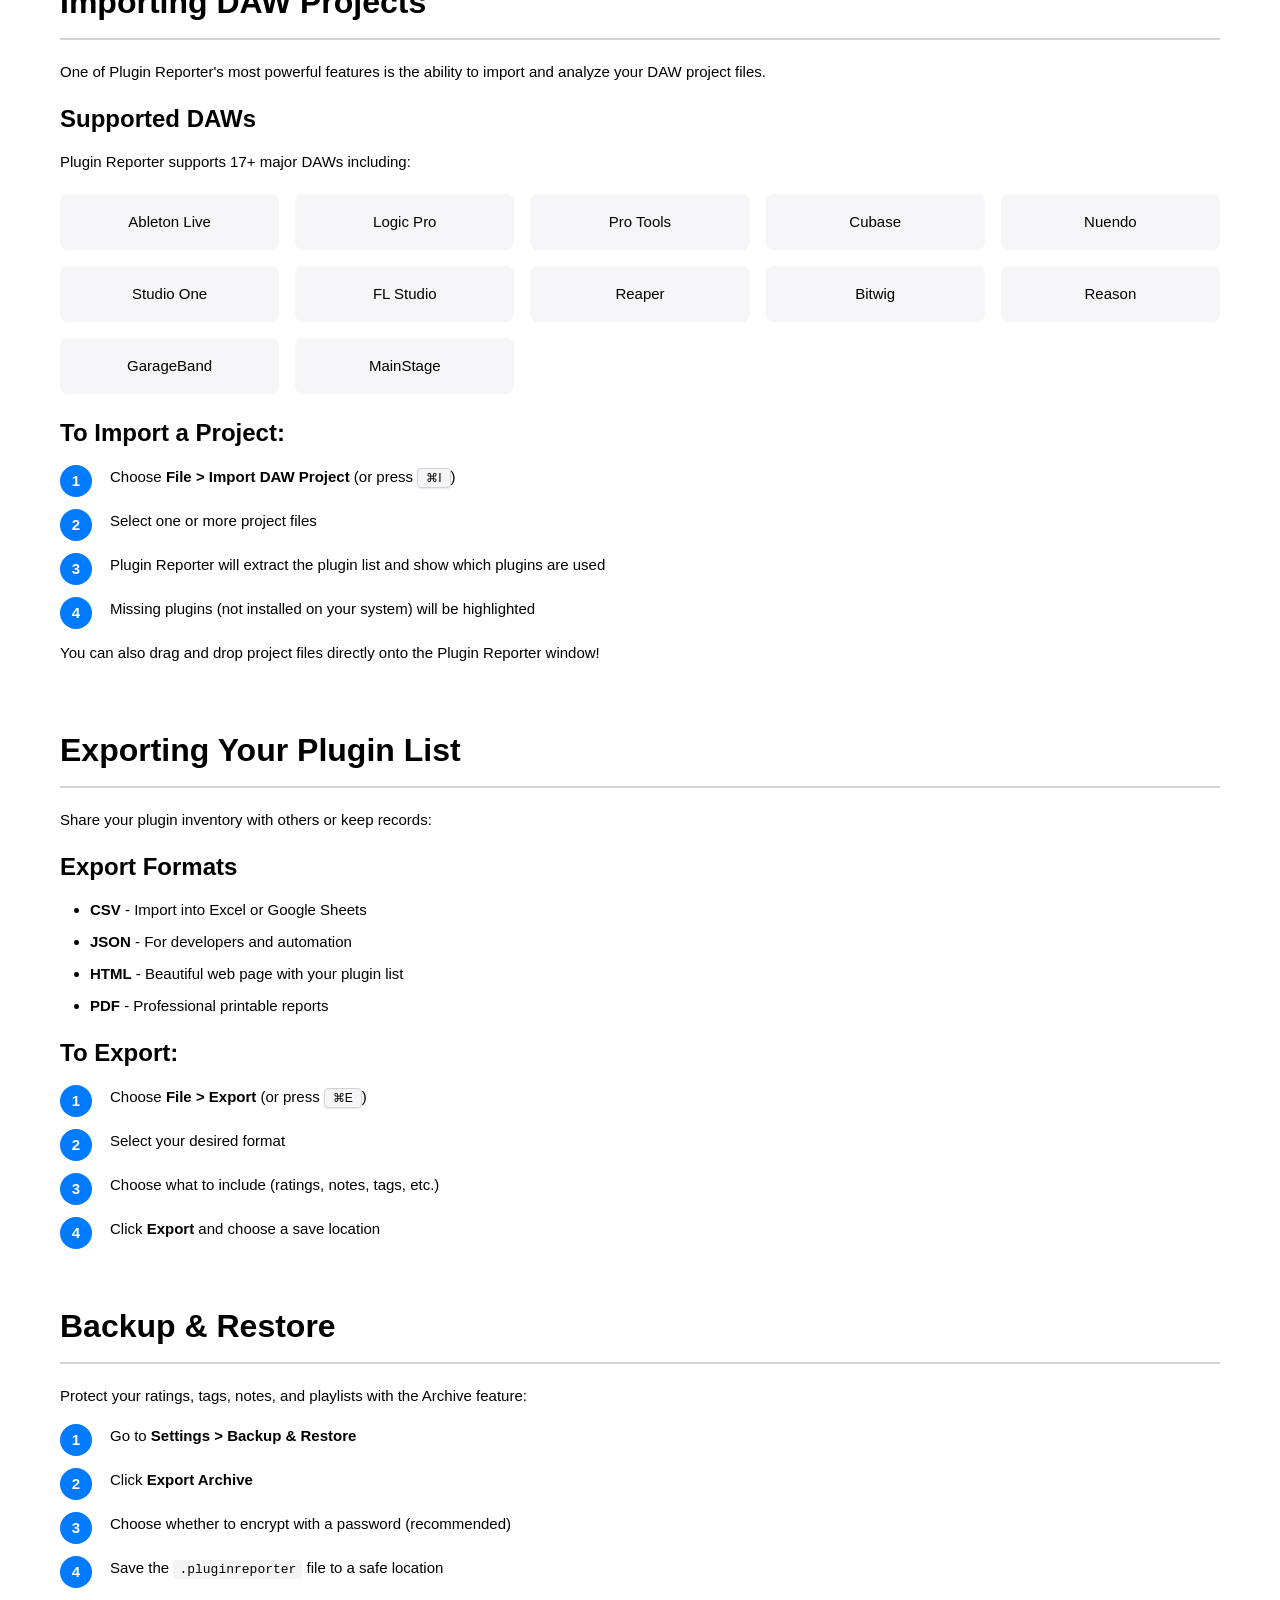
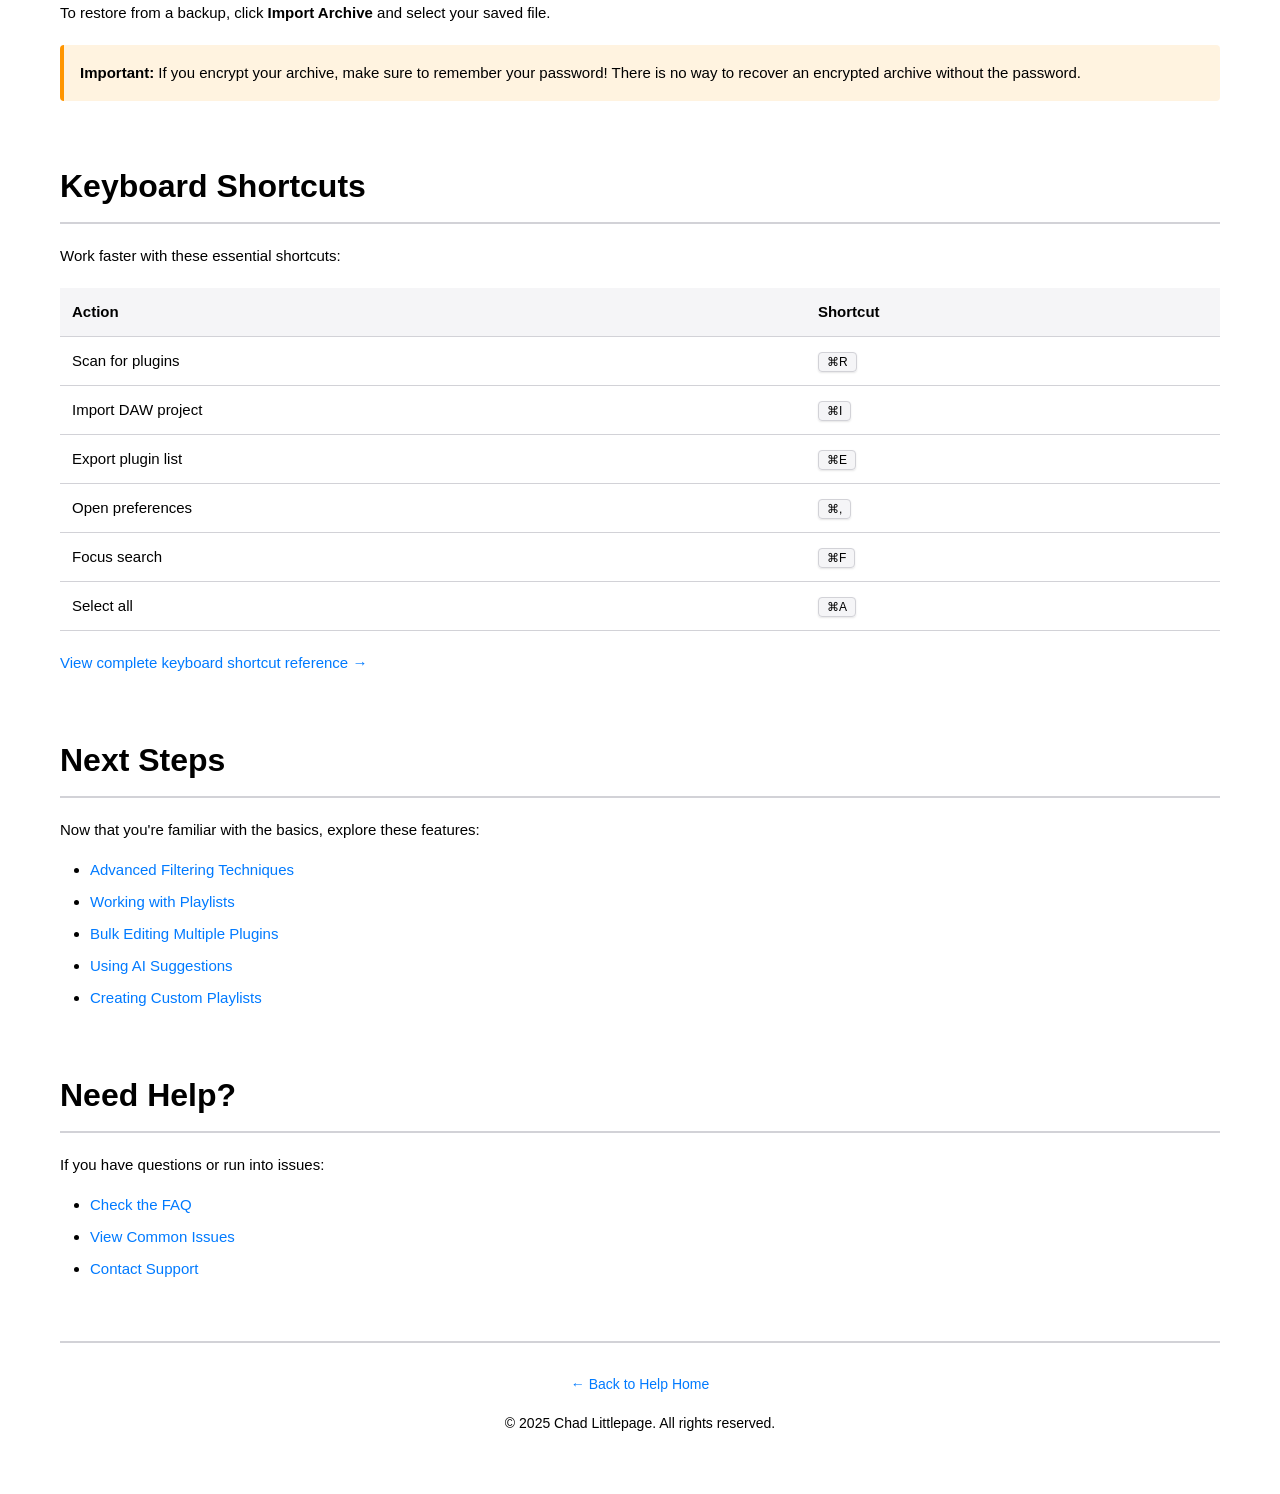
<file: Help/PluginReporter.help/Contents/Resources/en.lproj/getting-started.html>
<!DOCTYPE html>
<html lang="en">
<head>
    <meta charset="UTF-8">
    <meta name="viewport" content="width=device-width, initial-scale=1.0">
    <title>Getting Started - Plugin Reporter Help</title>
    <link rel="stylesheet" href="styles.css">
</head>
<body>
    <div class="header">
        <h1>Getting Started with Plugin Reporter</h1>
        <p class="subtitle">Your quick start guide</p>
    </div>

    <div class="container">
        <section>
            <h2>Welcome!</h2>
            <p>Plugin Reporter helps you manage your audio plugin library with ease. This guide will walk you through the basics and get you up and running in minutes.</p>
        </section>

        <section>
            <h2>First Launch</h2>
            <p>When you first launch Plugin Reporter, the app will automatically scan your system for installed audio plugins. This process may take a few moments depending on how many plugins you have installed.</p>

            <div class="note">
                <strong>Note:</strong> Plugin Reporter scans the standard macOS plugin locations:
                <ul>
                    <li><code>~/Library/Audio/Plug-Ins/Components</code> (Audio Units)</li>
                    <li><code>~/Library/Audio/Plug-Ins/VST</code> (VST2)</li>
                    <li><code>~/Library/Audio/Plug-Ins/VST3</code> (VST3)</li>
                    <li><code>/Library/Application Support/Avid/Audio/Plug-Ins</code> (AAX)</li>
                    <li><code>~/Library/Audio/Plug-Ins/CLAP</code> (CLAP)</li>
                    <li><code>~/.lv2</code> (LV2)</li>
                </ul>
            </div>
        </section>

        <section>
            <h2>Understanding the Interface</h2>

            <h3>Main Window</h3>
            <p>The Plugin Reporter interface consists of several key areas:</p>

            <ol class="step-list">
                <li><strong>Toolbar</strong> - Quick access to scanning, exporting, and view options</li>
                <li><strong>Sidebar</strong> - Filter plugins by format, publisher, style, and ratings</li>
                <li><strong>Plugin Table</strong> - Your main plugin list with sortable columns</li>
                <li><strong>Detail Panel</strong> - View and edit information about selected plugins</li>
                <li><strong>Search Bar</strong> - Quickly find plugins by name, publisher, or attributes</li>
            </ol>

            <h3>Key Features at a Glance</h3>
            <div class="feature-grid">
                <div class="feature-item">
                    <h4>🔍 Search & Filter</h4>
                    <p>Find plugins instantly</p>
                </div>
                <div class="feature-item">
                    <h4>⭐ Ratings</h4>
                    <p>Rate your favorites</p>
                </div>
                <div class="feature-item">
                    <h4>🏷️ Tags</h4>
                    <p>Organize with tags</p>
                </div>
                <div class="feature-item">
                    <h4>📝 Notes</h4>
                    <p>Add personal notes</p>
                </div>
                <div class="feature-item">
                    <h4>🎵 DAW Projects</h4>
                    <p>Import & analyze</p>
                </div>
                <div class="feature-item">
                    <h4>📊 Export</h4>
                    <p>Share your lists</p>
                </div>
            </div>
        </section>

        <section>
            <h2>Basic Tasks</h2>

            <h3>1. Scanning for Plugins</h3>
            <p>To manually scan for new plugins:</p>
            <ol class="step-list">
                <li>Click the <strong>Scan</strong> button in the toolbar</li>
                <li>Wait for the scan to complete</li>
                <li>New plugins will appear in your list automatically</li>
            </ol>

            <div class="tip">
                <strong>Tip:</strong> Plugin Reporter can automatically scan when you launch the app. Enable this in <strong>Preferences > Scanning</strong>.
            </div>

            <h3>2. Filtering Plugins</h3>
            <p>Use the sidebar to filter your plugin list:</p>
            <ul>
                <li><strong>Formats</strong> - Show only AU, VST3, AAX, etc.</li>
                <li><strong>Publishers</strong> - Filter by manufacturer</li>
                <li><strong>Styles</strong> - View by plugin category (Effect, Instrument, etc.)</li>
                <li><strong>Ratings</strong> - Show only your top-rated plugins</li>
            </ul>

            <h3>3. Rating Plugins</h3>
            <p>To rate a plugin:</p>
            <ol class="step-list">
                <li>Select one or more plugins in the table</li>
                <li>Click the star icons in the detail panel</li>
                <li>Or right-click and choose <strong>Set Rating</strong></li>
            </ol>

            <h3>4. Adding Tags</h3>
            <p>Organize plugins with custom tags:</p>
            <ol class="step-list">
                <li>Select a plugin</li>
                <li>Click <strong>Add Tag</strong> in the detail panel</li>
                <li>Enter a tag name (e.g., "Vocals", "Master Bus", "Favorites")</li>
                <li>Press Return to save</li>
            </ol>

            <h3>5. Searching</h3>
            <p>The search bar at the top filters your plugin list in real-time. Search by:</p>
            <ul>
                <li>Plugin name</li>
                <li>Publisher/manufacturer</li>
                <li>Style/category</li>
                <li>Version number</li>
                <li>Architecture (Intel, Apple Silicon)</li>
            </ul>

            <div class="note">
                <strong>Pro Tip:</strong> You can also search by format. Type "VST3" or "AU" to filter by plugin type.
            </div>
        </section>

        <section>
            <h2>Importing DAW Projects</h2>
            <p>One of Plugin Reporter's most powerful features is the ability to import and analyze your DAW project files.</p>

            <h3>Supported DAWs</h3>
            <p>Plugin Reporter supports 17+ major DAWs including:</p>
            <div class="feature-grid">
                <div class="feature-item">Ableton Live</div>
                <div class="feature-item">Logic Pro</div>
                <div class="feature-item">Pro Tools</div>
                <div class="feature-item">Cubase</div>
                <div class="feature-item">Nuendo</div>
                <div class="feature-item">Studio One</div>
                <div class="feature-item">FL Studio</div>
                <div class="feature-item">Reaper</div>
                <div class="feature-item">Bitwig</div>
                <div class="feature-item">Reason</div>
                <div class="feature-item">GarageBand</div>
                <div class="feature-item">MainStage</div>
            </div>

            <h3>To Import a Project:</h3>
            <ol class="step-list">
                <li>Choose <strong>File > Import DAW Project</strong> (or press <kbd>⌘I</kbd>)</li>
                <li>Select one or more project files</li>
                <li>Plugin Reporter will extract the plugin list and show which plugins are used</li>
                <li>Missing plugins (not installed on your system) will be highlighted</li>
            </ol>

            <p>You can also drag and drop project files directly onto the Plugin Reporter window!</p>
        </section>

        <section>
            <h2>Exporting Your Plugin List</h2>
            <p>Share your plugin inventory with others or keep records:</p>

            <h3>Export Formats</h3>
            <ul>
                <li><strong>CSV</strong> - Import into Excel or Google Sheets</li>
                <li><strong>JSON</strong> - For developers and automation</li>
                <li><strong>HTML</strong> - Beautiful web page with your plugin list</li>
                <li><strong>PDF</strong> - Professional printable reports</li>
            </ul>

            <h3>To Export:</h3>
            <ol class="step-list">
                <li>Choose <strong>File > Export</strong> (or press <kbd>⌘E</kbd>)</li>
                <li>Select your desired format</li>
                <li>Choose what to include (ratings, notes, tags, etc.)</li>
                <li>Click <strong>Export</strong> and choose a save location</li>
            </ol>
        </section>

        <section>
            <h2>Backup & Restore</h2>
            <p>Protect your ratings, tags, notes, and playlists with the Archive feature:</p>

            <ol class="step-list">
                <li>Go to <strong>Settings > Backup & Restore</strong></li>
                <li>Click <strong>Export Archive</strong></li>
                <li>Choose whether to encrypt with a password (recommended)</li>
                <li>Save the <code>.pluginreporter</code> file to a safe location</li>
            </ol>

            <p>To restore from a backup, click <strong>Import Archive</strong> and select your saved file.</p>

            <div class="warning">
                <strong>Important:</strong> If you encrypt your archive, make sure to remember your password! There is no way to recover an encrypted archive without the password.
            </div>
        </section>

        <section>
            <h2>Keyboard Shortcuts</h2>
            <p>Work faster with these essential shortcuts:</p>

            <table>
                <tr>
                    <th>Action</th>
                    <th>Shortcut</th>
                </tr>
                <tr>
                    <td>Scan for plugins</td>
                    <td><kbd>⌘R</kbd></td>
                </tr>
                <tr>
                    <td>Import DAW project</td>
                    <td><kbd>⌘I</kbd></td>
                </tr>
                <tr>
                    <td>Export plugin list</td>
                    <td><kbd>⌘E</kbd></td>
                </tr>
                <tr>
                    <td>Open preferences</td>
                    <td><kbd>⌘,</kbd></td>
                </tr>
                <tr>
                    <td>Focus search</td>
                    <td><kbd>⌘F</kbd></td>
                </tr>
                <tr>
                    <td>Select all</td>
                    <td><kbd>⌘A</kbd></td>
                </tr>
            </table>

            <p><a href="keyboard-shortcuts.html">View complete keyboard shortcut reference →</a></p>
        </section>

        <section>
            <h2>Next Steps</h2>
            <p>Now that you're familiar with the basics, explore these features:</p>
            <ul>
                <li><a href="filtering.html">Advanced Filtering Techniques</a></li>
                <li><a href="playlists.html">Working with Playlists</a></li>
                <li><a href="bulk-edit.html">Bulk Editing Multiple Plugins</a></li>
                <li><a href="ai-suggestions.html">Using AI Suggestions</a></li>
                <li><a href="custom-playlists.html">Creating Custom Playlists</a></li>
            </ul>
        </section>

        <section>
            <h2>Need Help?</h2>
            <p>If you have questions or run into issues:</p>
            <ul>
                <li><a href="faq.html">Check the FAQ</a></li>
                <li><a href="common-issues.html">View Common Issues</a></li>
                <li><a href="support.html">Contact Support</a></li>
            </ul>
        </section>
    </div>

    <footer>
        <p><a href="index.html">← Back to Help Home</a></p>
        <p>&copy; 2025 Chad Littlepage. All rights reserved.</p>
    </footer>
</body>
</html>
</file>
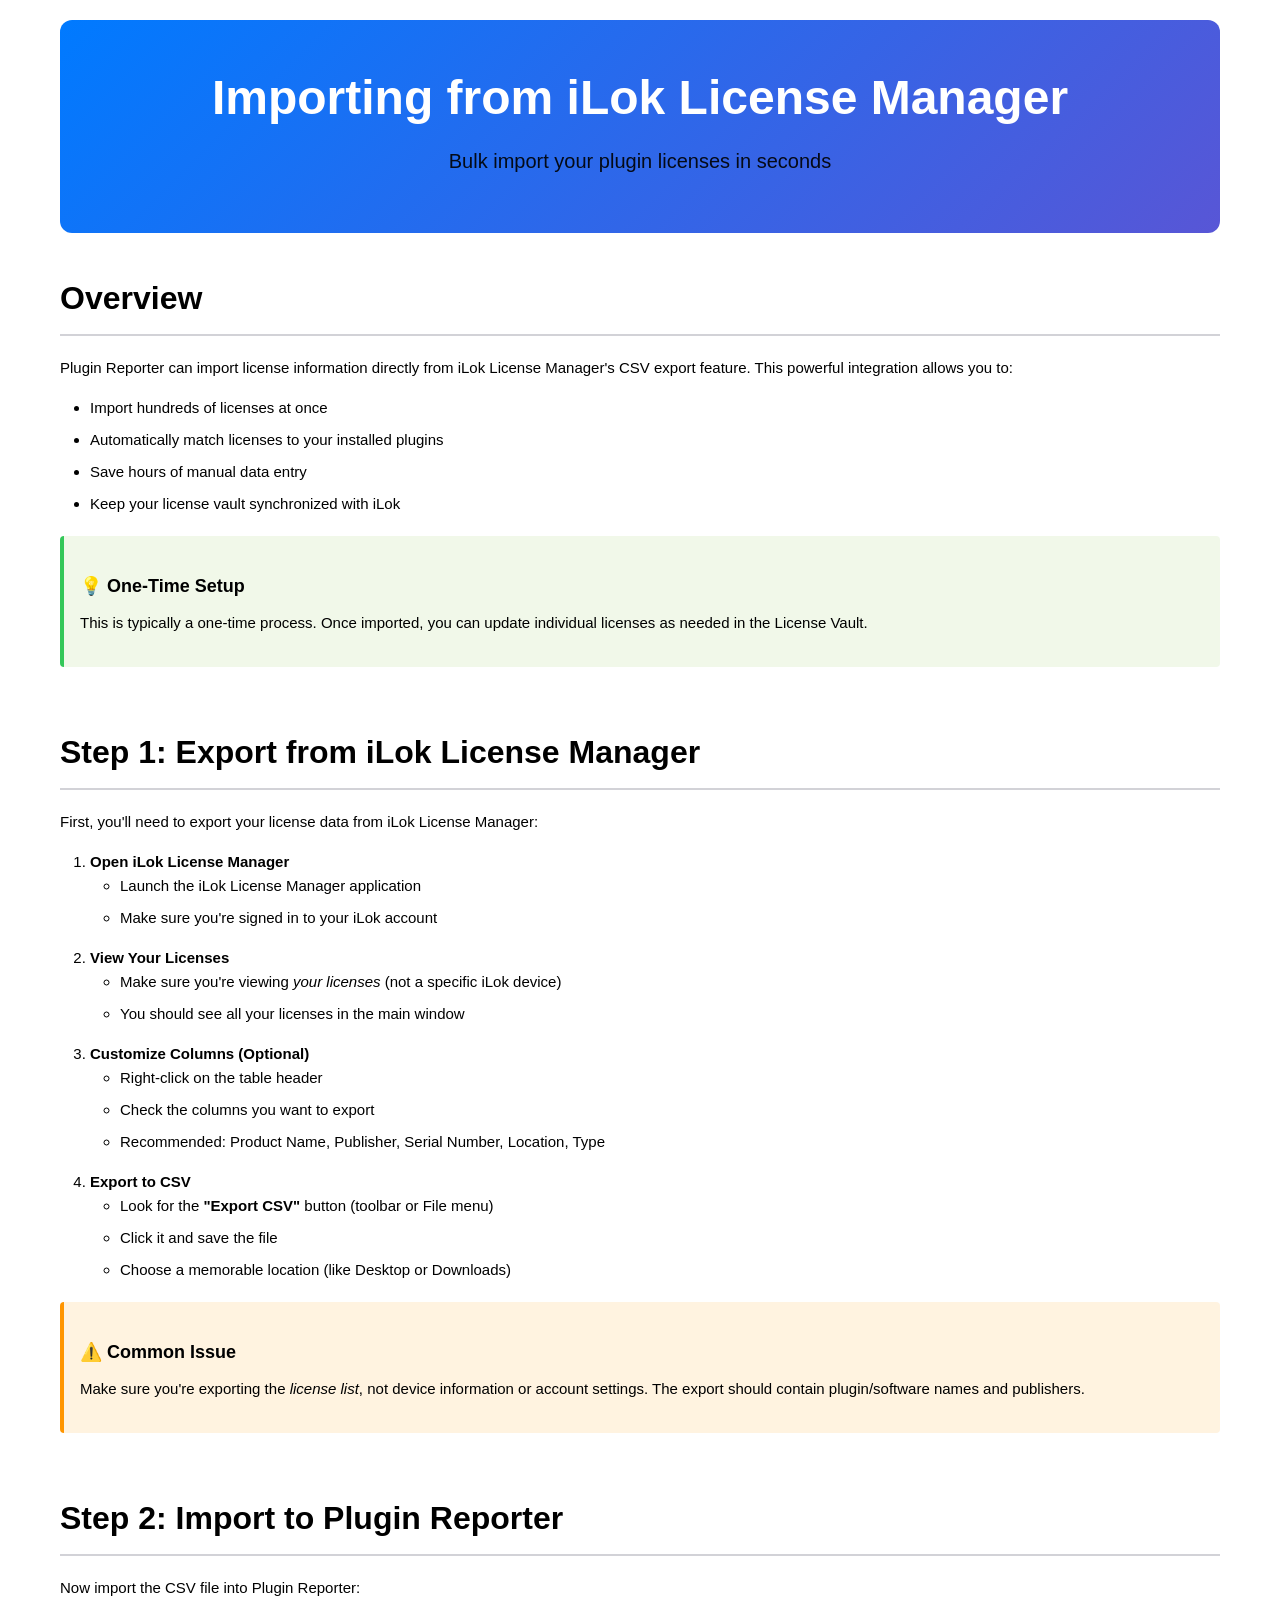
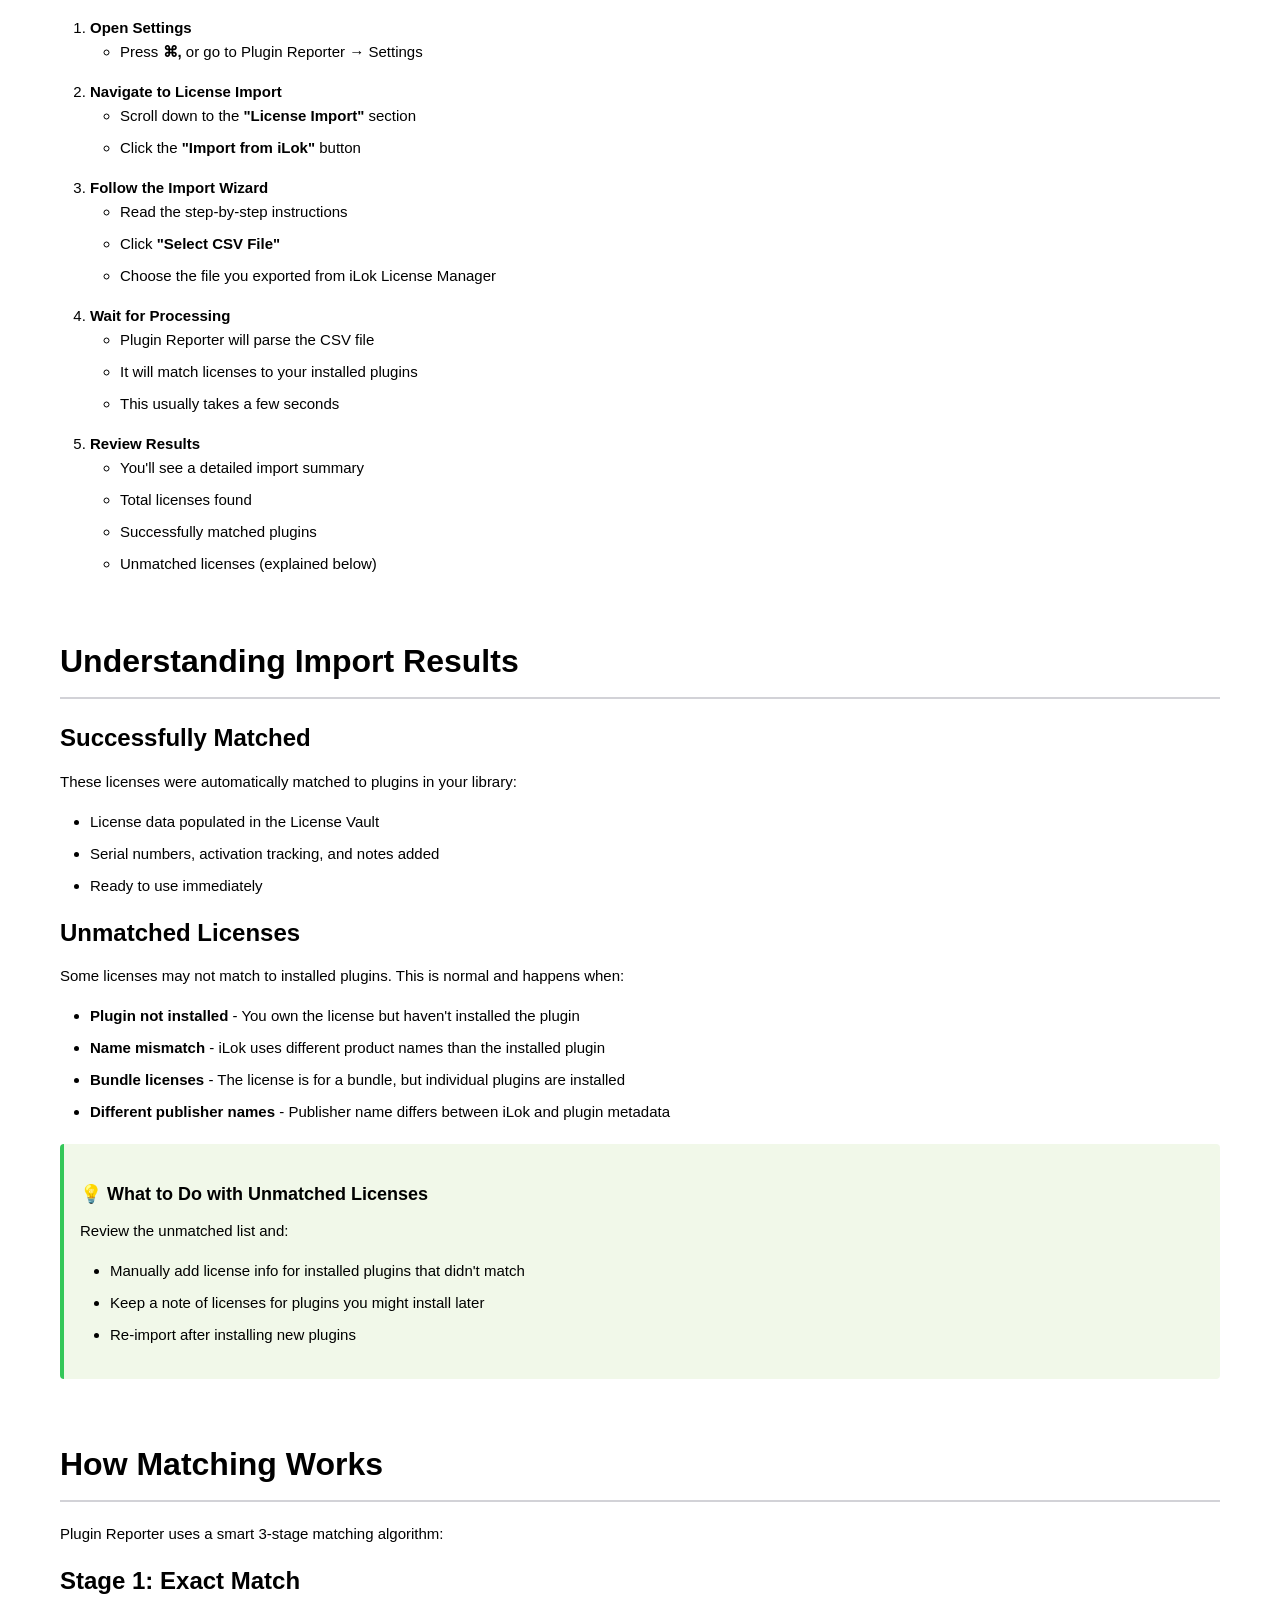
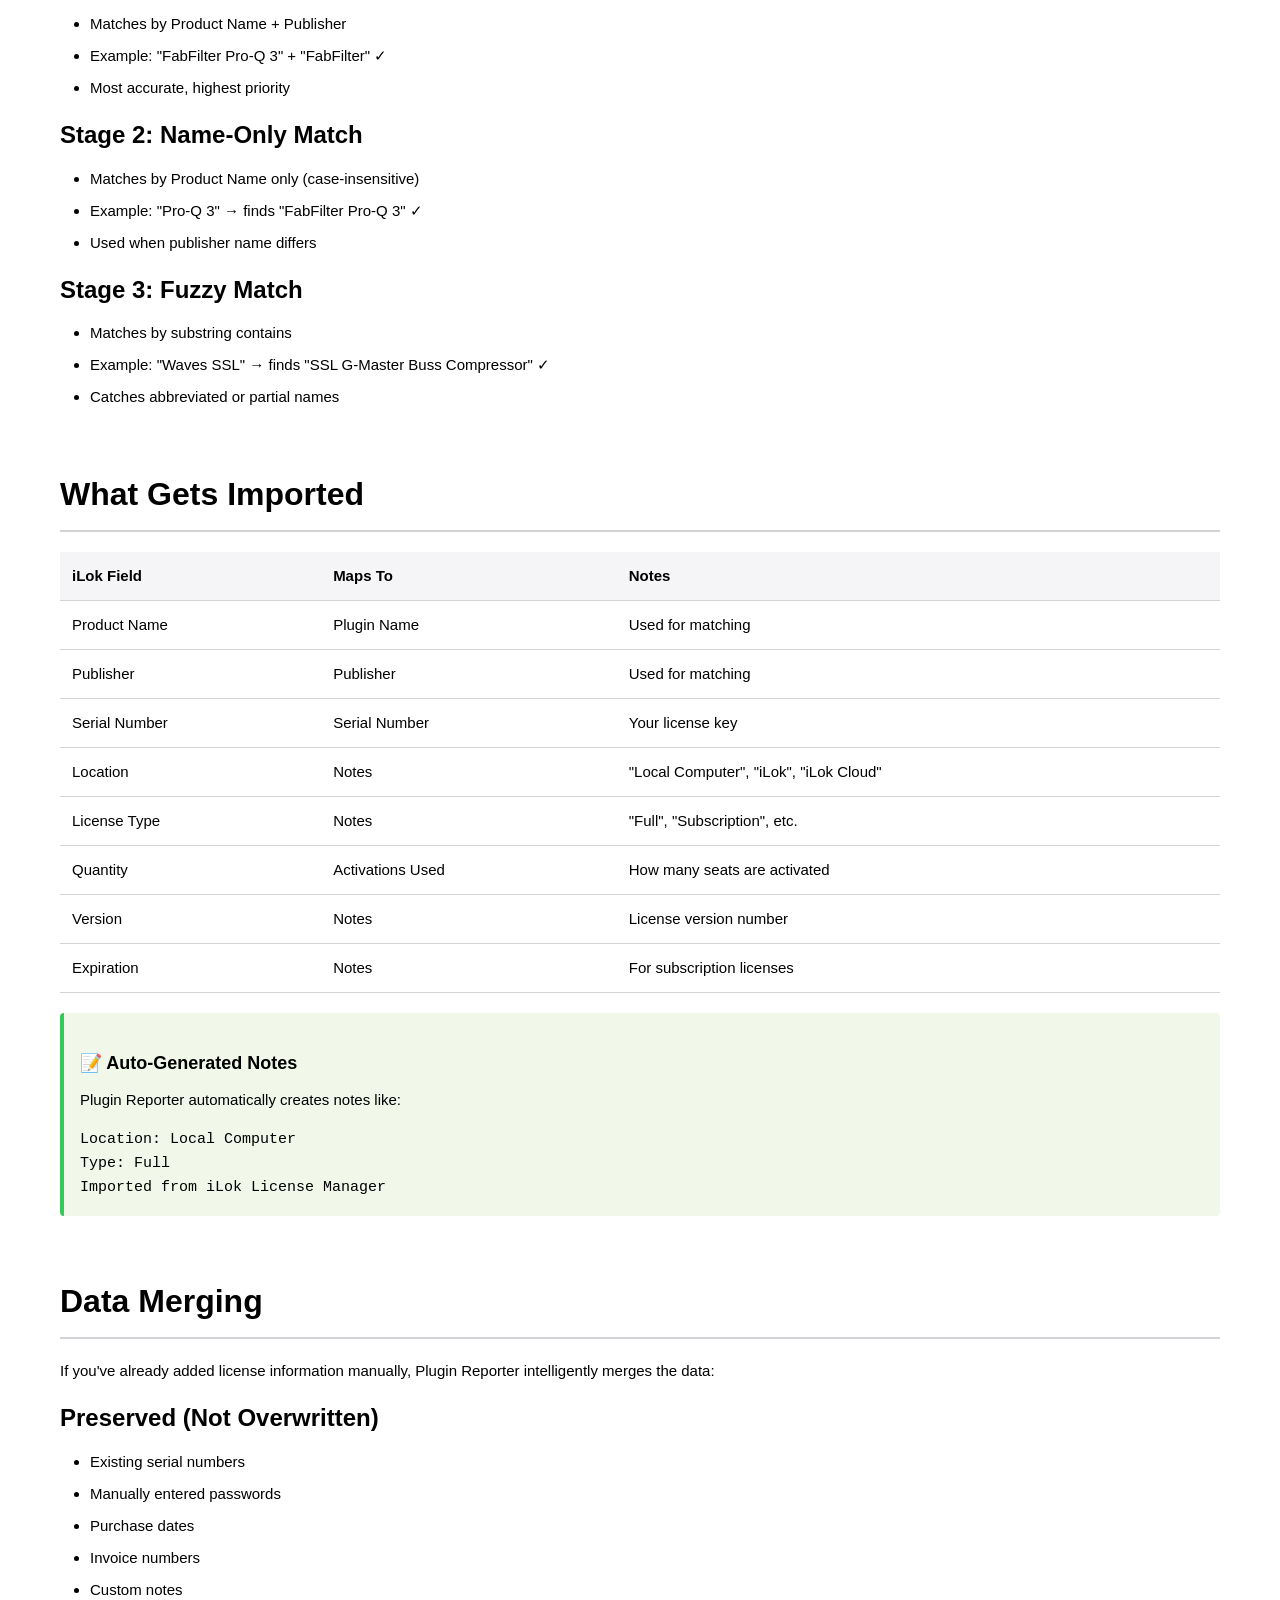
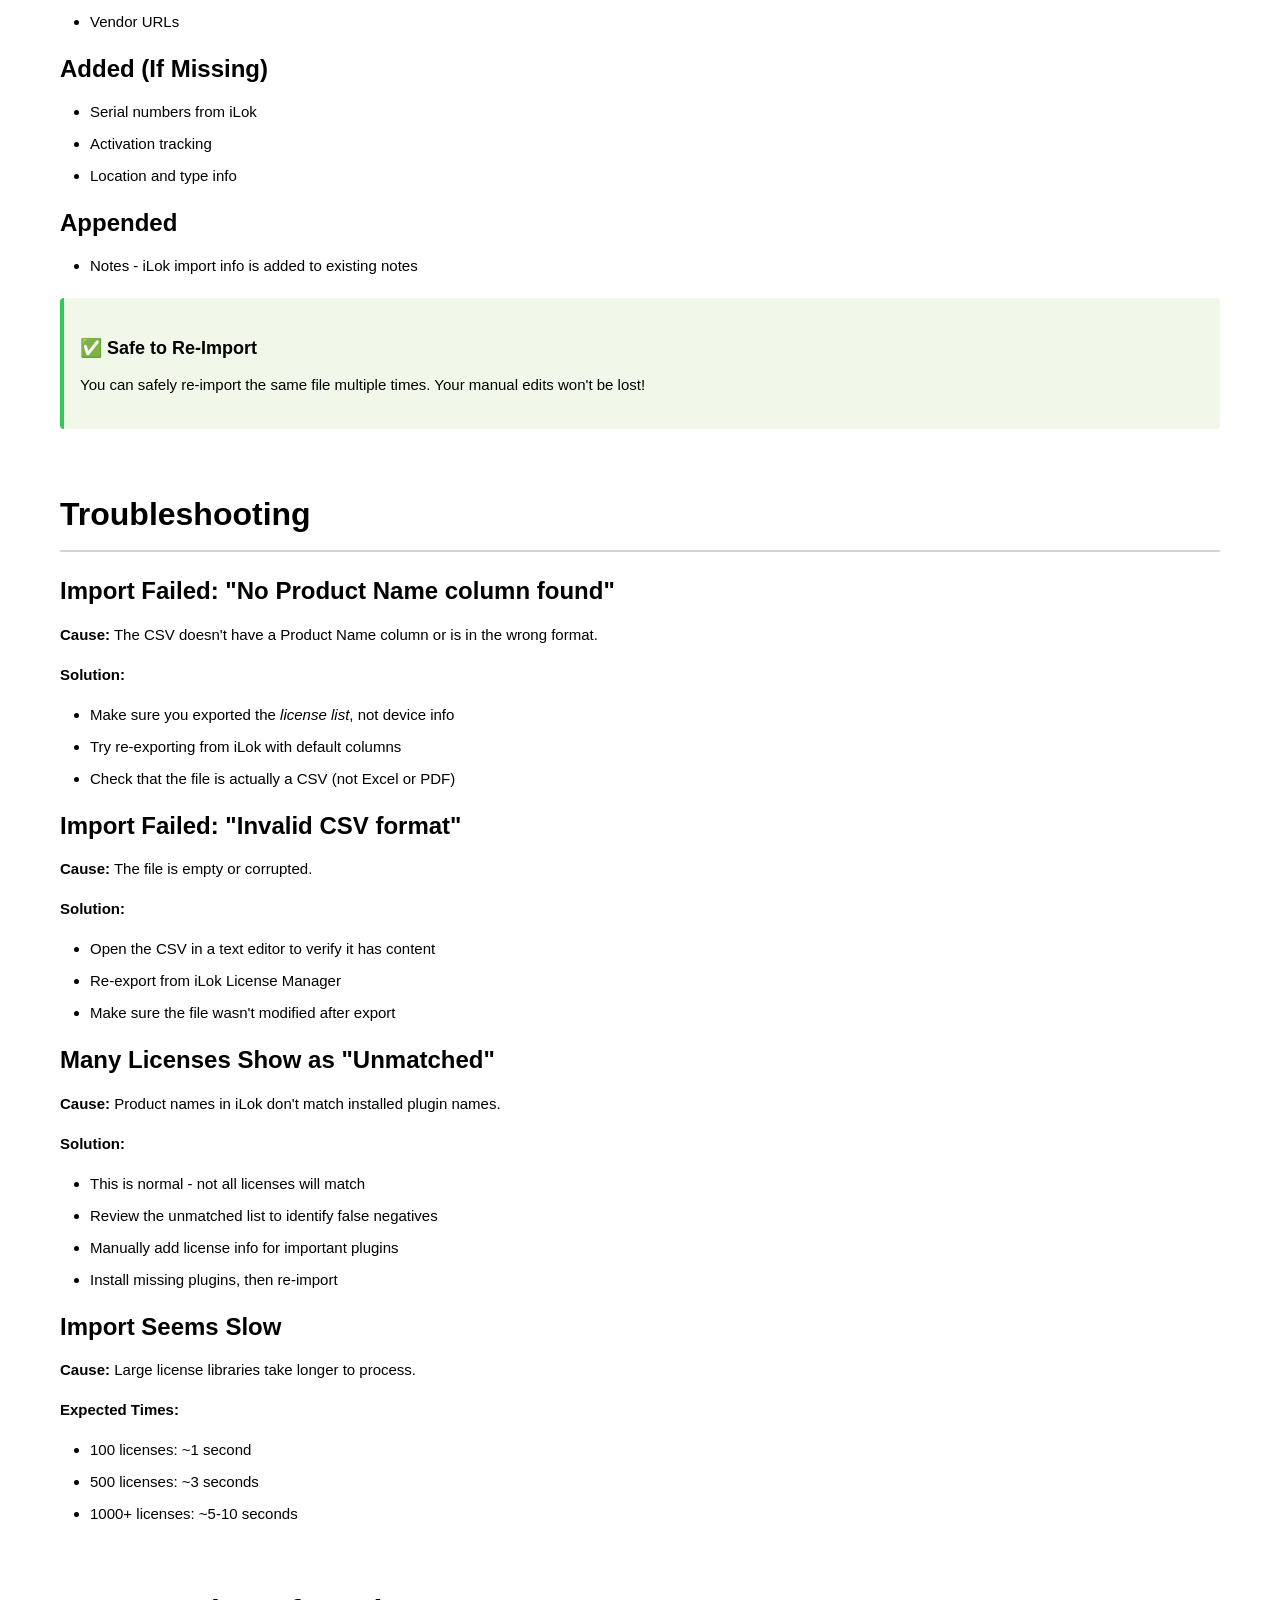
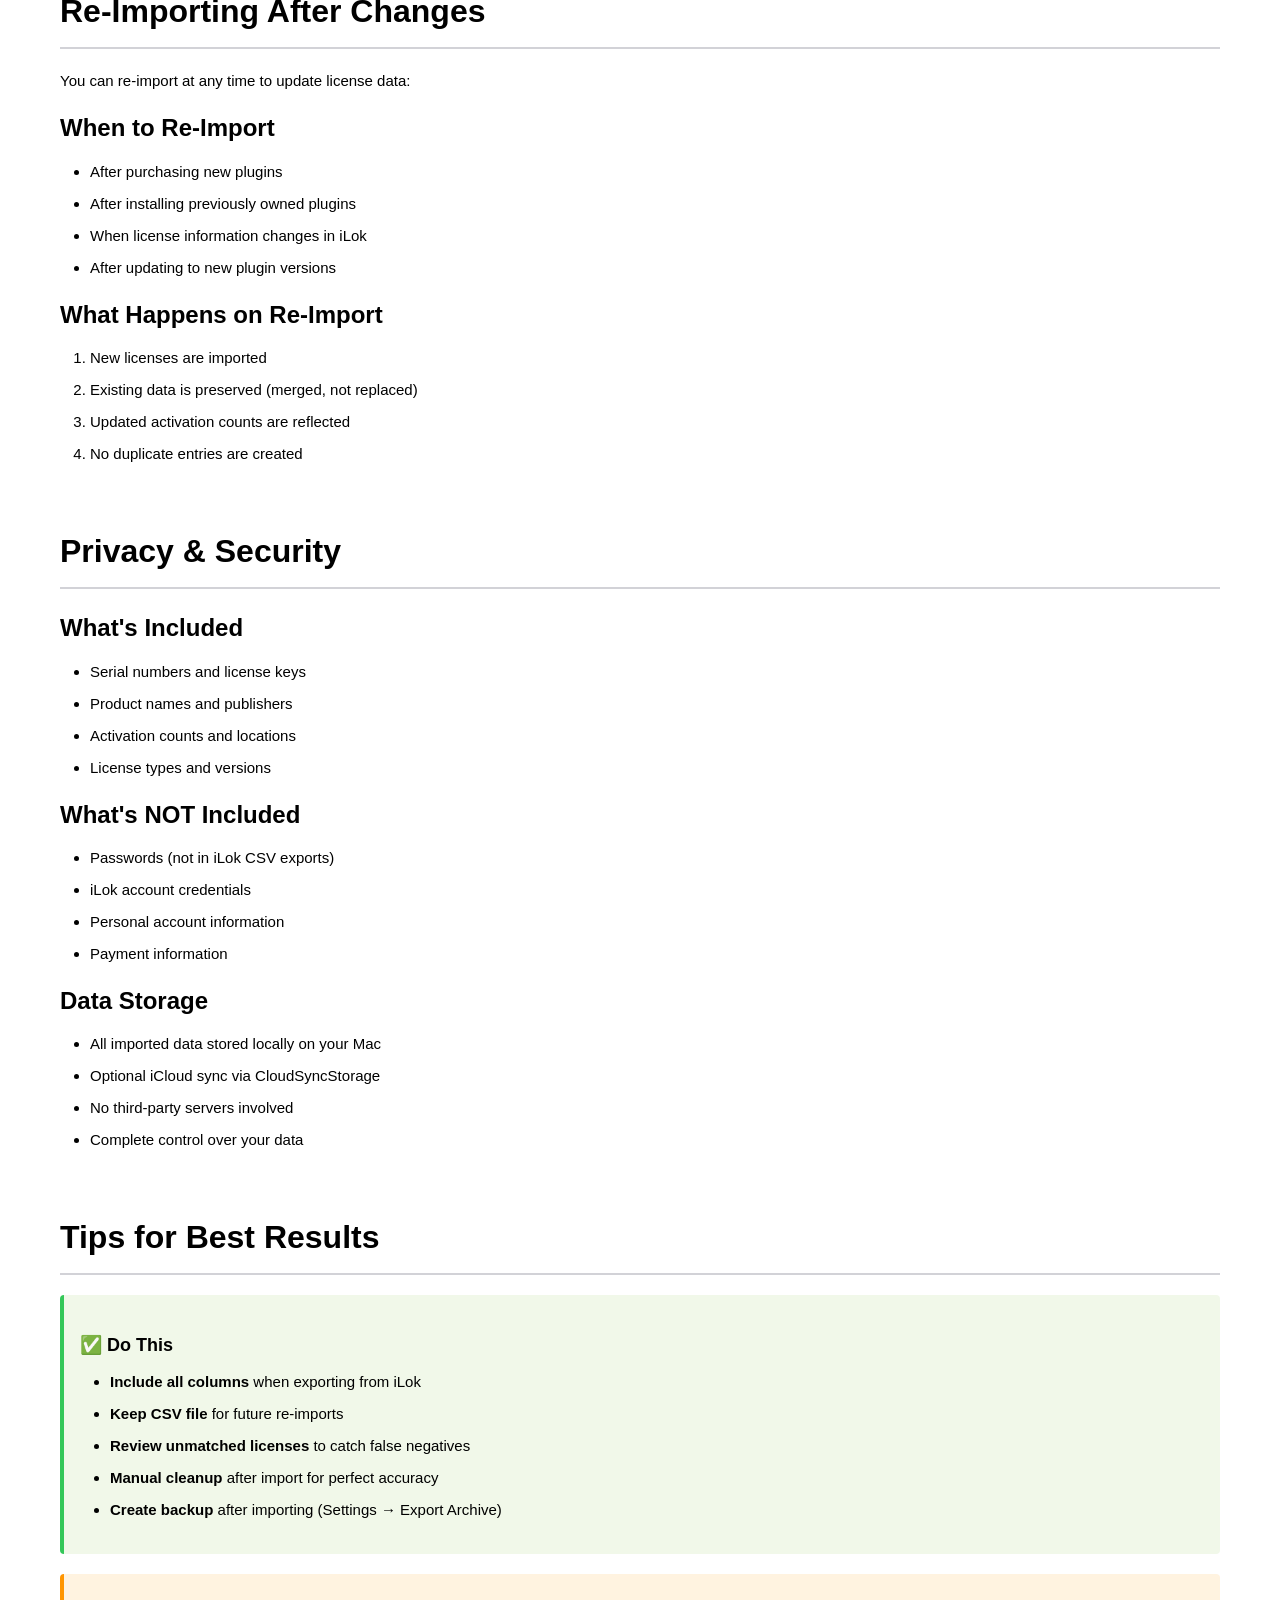
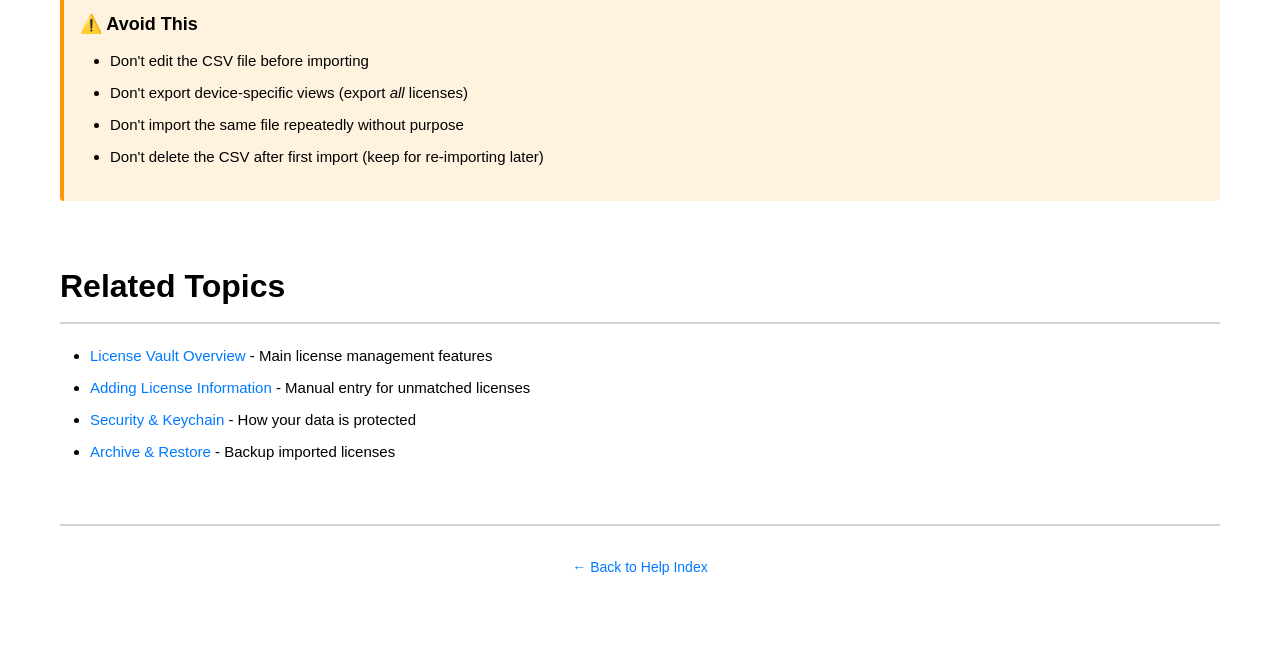
<file: Help/PluginReporter.help/Contents/Resources/en.lproj/ilok-import.html>
<!DOCTYPE html>
<html lang="en">
<head>
    <meta charset="UTF-8">
    <meta name="viewport" content="width=device-width, initial-scale=1.0">
    <title>Importing from iLok - Plugin Reporter Help</title>
    <link rel="stylesheet" href="styles.css">
</head>
<body>
    <div class="header">
        <h1>Importing from iLok License Manager</h1>
        <p class="subtitle">Bulk import your plugin licenses in seconds</p>
    </div>

    <div class="container">
        <section>
            <h2>Overview</h2>
            <p>Plugin Reporter can import license information directly from iLok License Manager's CSV export feature. This powerful integration allows you to:</p>
            <ul>
                <li>Import hundreds of licenses at once</li>
                <li>Automatically match licenses to your installed plugins</li>
                <li>Save hours of manual data entry</li>
                <li>Keep your license vault synchronized with iLok</li>
            </ul>

            <div class="tip">
                <h4>💡 One-Time Setup</h4>
                <p>This is typically a one-time process. Once imported, you can update individual licenses as needed in the License Vault.</p>
            </div>
        </section>

        <section>
            <h2>Step 1: Export from iLok License Manager</h2>
            <p>First, you'll need to export your license data from iLok License Manager:</p>

            <ol>
                <li><strong>Open iLok License Manager</strong>
                    <ul>
                        <li>Launch the iLok License Manager application</li>
                        <li>Make sure you're signed in to your iLok account</li>
                    </ul>
                </li>

                <li><strong>View Your Licenses</strong>
                    <ul>
                        <li>Make sure you're viewing <em>your licenses</em> (not a specific iLok device)</li>
                        <li>You should see all your licenses in the main window</li>
                    </ul>
                </li>

                <li><strong>Customize Columns (Optional)</strong>
                    <ul>
                        <li>Right-click on the table header</li>
                        <li>Check the columns you want to export</li>
                        <li>Recommended: Product Name, Publisher, Serial Number, Location, Type</li>
                    </ul>
                </li>

                <li><strong>Export to CSV</strong>
                    <ul>
                        <li>Look for the <strong>"Export CSV"</strong> button (toolbar or File menu)</li>
                        <li>Click it and save the file</li>
                        <li>Choose a memorable location (like Desktop or Downloads)</li>
                    </ul>
                </li>
            </ol>

            <div class="warning">
                <h4>⚠️ Common Issue</h4>
                <p>Make sure you're exporting the <em>license list</em>, not device information or account settings. The export should contain plugin/software names and publishers.</p>
            </div>
        </section>

        <section>
            <h2>Step 2: Import to Plugin Reporter</h2>
            <p>Now import the CSV file into Plugin Reporter:</p>

            <ol>
                <li><strong>Open Settings</strong>
                    <ul>
                        <li>Press <strong>⌘,</strong> or go to Plugin Reporter → Settings</li>
                    </ul>
                </li>

                <li><strong>Navigate to License Import</strong>
                    <ul>
                        <li>Scroll down to the <strong>"License Import"</strong> section</li>
                        <li>Click the <strong>"Import from iLok"</strong> button</li>
                    </ul>
                </li>

                <li><strong>Follow the Import Wizard</strong>
                    <ul>
                        <li>Read the step-by-step instructions</li>
                        <li>Click <strong>"Select CSV File"</strong></li>
                        <li>Choose the file you exported from iLok License Manager</li>
                    </ul>
                </li>

                <li><strong>Wait for Processing</strong>
                    <ul>
                        <li>Plugin Reporter will parse the CSV file</li>
                        <li>It will match licenses to your installed plugins</li>
                        <li>This usually takes a few seconds</li>
                    </ul>
                </li>

                <li><strong>Review Results</strong>
                    <ul>
                        <li>You'll see a detailed import summary</li>
                        <li>Total licenses found</li>
                        <li>Successfully matched plugins</li>
                        <li>Unmatched licenses (explained below)</li>
                    </ul>
                </li>
            </ol>
        </section>

        <section>
            <h2>Understanding Import Results</h2>

            <h3>Successfully Matched</h3>
            <p>These licenses were automatically matched to plugins in your library:</p>
            <ul>
                <li>License data populated in the License Vault</li>
                <li>Serial numbers, activation tracking, and notes added</li>
                <li>Ready to use immediately</li>
            </ul>

            <h3>Unmatched Licenses</h3>
            <p>Some licenses may not match to installed plugins. This is normal and happens when:</p>
            <ul>
                <li><strong>Plugin not installed</strong> - You own the license but haven't installed the plugin</li>
                <li><strong>Name mismatch</strong> - iLok uses different product names than the installed plugin</li>
                <li><strong>Bundle licenses</strong> - The license is for a bundle, but individual plugins are installed</li>
                <li><strong>Different publisher names</strong> - Publisher name differs between iLok and plugin metadata</li>
            </ul>

            <div class="tip">
                <h4>💡 What to Do with Unmatched Licenses</h4>
                <p>Review the unmatched list and:</p>
                <ul>
                    <li>Manually add license info for installed plugins that didn't match</li>
                    <li>Keep a note of licenses for plugins you might install later</li>
                    <li>Re-import after installing new plugins</li>
                </ul>
            </div>
        </section>

        <section>
            <h2>How Matching Works</h2>
            <p>Plugin Reporter uses a smart 3-stage matching algorithm:</p>

            <h3>Stage 1: Exact Match</h3>
            <ul>
                <li>Matches by Product Name + Publisher</li>
                <li>Example: "FabFilter Pro-Q 3" + "FabFilter" ✓</li>
                <li>Most accurate, highest priority</li>
            </ul>

            <h3>Stage 2: Name-Only Match</h3>
            <ul>
                <li>Matches by Product Name only (case-insensitive)</li>
                <li>Example: "Pro-Q 3" → finds "FabFilter Pro-Q 3" ✓</li>
                <li>Used when publisher name differs</li>
            </ul>

            <h3>Stage 3: Fuzzy Match</h3>
            <ul>
                <li>Matches by substring contains</li>
                <li>Example: "Waves SSL" → finds "SSL G-Master Buss Compressor" ✓</li>
                <li>Catches abbreviated or partial names</li>
            </ul>
        </section>

        <section>
            <h2>What Gets Imported</h2>

            <table>
                <tr>
                    <th>iLok Field</th>
                    <th>Maps To</th>
                    <th>Notes</th>
                </tr>
                <tr>
                    <td>Product Name</td>
                    <td>Plugin Name</td>
                    <td>Used for matching</td>
                </tr>
                <tr>
                    <td>Publisher</td>
                    <td>Publisher</td>
                    <td>Used for matching</td>
                </tr>
                <tr>
                    <td>Serial Number</td>
                    <td>Serial Number</td>
                    <td>Your license key</td>
                </tr>
                <tr>
                    <td>Location</td>
                    <td>Notes</td>
                    <td>"Local Computer", "iLok", "iLok Cloud"</td>
                </tr>
                <tr>
                    <td>License Type</td>
                    <td>Notes</td>
                    <td>"Full", "Subscription", etc.</td>
                </tr>
                <tr>
                    <td>Quantity</td>
                    <td>Activations Used</td>
                    <td>How many seats are activated</td>
                </tr>
                <tr>
                    <td>Version</td>
                    <td>Notes</td>
                    <td>License version number</td>
                </tr>
                <tr>
                    <td>Expiration</td>
                    <td>Notes</td>
                    <td>For subscription licenses</td>
                </tr>
            </table>

            <div class="tip">
                <h4>📝 Auto-Generated Notes</h4>
                <p>Plugin Reporter automatically creates notes like:</p>
                <pre>Location: Local Computer
Type: Full
Imported from iLok License Manager</pre>
            </div>
        </section>

        <section>
            <h2>Data Merging</h2>
            <p>If you've already added license information manually, Plugin Reporter intelligently merges the data:</p>

            <h3>Preserved (Not Overwritten)</h3>
            <ul>
                <li>Existing serial numbers</li>
                <li>Manually entered passwords</li>
                <li>Purchase dates</li>
                <li>Invoice numbers</li>
                <li>Custom notes</li>
                <li>Vendor URLs</li>
            </ul>

            <h3>Added (If Missing)</h3>
            <ul>
                <li>Serial numbers from iLok</li>
                <li>Activation tracking</li>
                <li>Location and type info</li>
            </ul>

            <h3>Appended</h3>
            <ul>
                <li>Notes - iLok import info is added to existing notes</li>
            </ul>

            <div class="tip">
                <h4>✅ Safe to Re-Import</h4>
                <p>You can safely re-import the same file multiple times. Your manual edits won't be lost!</p>
            </div>
        </section>

        <section>
            <h2>Troubleshooting</h2>

            <h3>Import Failed: "No Product Name column found"</h3>
            <p><strong>Cause:</strong> The CSV doesn't have a Product Name column or is in the wrong format.</p>
            <p><strong>Solution:</strong></p>
            <ul>
                <li>Make sure you exported the <em>license list</em>, not device info</li>
                <li>Try re-exporting from iLok with default columns</li>
                <li>Check that the file is actually a CSV (not Excel or PDF)</li>
            </ul>

            <h3>Import Failed: "Invalid CSV format"</h3>
            <p><strong>Cause:</strong> The file is empty or corrupted.</p>
            <p><strong>Solution:</strong></p>
            <ul>
                <li>Open the CSV in a text editor to verify it has content</li>
                <li>Re-export from iLok License Manager</li>
                <li>Make sure the file wasn't modified after export</li>
            </ul>

            <h3>Many Licenses Show as "Unmatched"</h3>
            <p><strong>Cause:</strong> Product names in iLok don't match installed plugin names.</p>
            <p><strong>Solution:</strong></p>
            <ul>
                <li>This is normal - not all licenses will match</li>
                <li>Review the unmatched list to identify false negatives</li>
                <li>Manually add license info for important plugins</li>
                <li>Install missing plugins, then re-import</li>
            </ul>

            <h3>Import Seems Slow</h3>
            <p><strong>Cause:</strong> Large license libraries take longer to process.</p>
            <p><strong>Expected Times:</strong></p>
            <ul>
                <li>100 licenses: ~1 second</li>
                <li>500 licenses: ~3 seconds</li>
                <li>1000+ licenses: ~5-10 seconds</li>
            </ul>
        </section>

        <section>
            <h2>Re-Importing After Changes</h2>
            <p>You can re-import at any time to update license data:</p>

            <h3>When to Re-Import</h3>
            <ul>
                <li>After purchasing new plugins</li>
                <li>After installing previously owned plugins</li>
                <li>When license information changes in iLok</li>
                <li>After updating to new plugin versions</li>
            </ul>

            <h3>What Happens on Re-Import</h3>
            <ol>
                <li>New licenses are imported</li>
                <li>Existing data is preserved (merged, not replaced)</li>
                <li>Updated activation counts are reflected</li>
                <li>No duplicate entries are created</li>
            </ol>
        </section>

        <section>
            <h2>Privacy & Security</h2>

            <h3>What's Included</h3>
            <ul>
                <li>Serial numbers and license keys</li>
                <li>Product names and publishers</li>
                <li>Activation counts and locations</li>
                <li>License types and versions</li>
            </ul>

            <h3>What's NOT Included</h3>
            <ul>
                <li>Passwords (not in iLok CSV exports)</li>
                <li>iLok account credentials</li>
                <li>Personal account information</li>
                <li>Payment information</li>
            </ul>

            <h3>Data Storage</h3>
            <ul>
                <li>All imported data stored locally on your Mac</li>
                <li>Optional iCloud sync via CloudSyncStorage</li>
                <li>No third-party servers involved</li>
                <li>Complete control over your data</li>
            </ul>
        </section>

        <section>
            <h2>Tips for Best Results</h2>

            <div class="tip">
                <h4>✅ Do This</h4>
                <ul>
                    <li><strong>Include all columns</strong> when exporting from iLok</li>
                    <li><strong>Keep CSV file</strong> for future re-imports</li>
                    <li><strong>Review unmatched licenses</strong> to catch false negatives</li>
                    <li><strong>Manual cleanup</strong> after import for perfect accuracy</li>
                    <li><strong>Create backup</strong> after importing (Settings → Export Archive)</li>
                </ul>
            </div>

            <div class="warning">
                <h4>⚠️ Avoid This</h4>
                <ul>
                    <li>Don't edit the CSV file before importing</li>
                    <li>Don't export device-specific views (export <em>all</em> licenses)</li>
                    <li>Don't import the same file repeatedly without purpose</li>
                    <li>Don't delete the CSV after first import (keep for re-importing later)</li>
                </ul>
            </div>
        </section>

        <section>
            <h2>Related Topics</h2>
            <ul>
                <li><a href="license-vault.html">License Vault Overview</a> - Main license management features</li>
                <li><a href="adding-licenses.html">Adding License Information</a> - Manual entry for unmatched licenses</li>
                <li><a href="license-security.html">Security & Keychain</a> - How your data is protected</li>
                <li><a href="archive.html">Archive & Restore</a> - Backup imported licenses</li>
            </ul>
        </section>
    </div>

    <footer>
        <p><a href="index.html">← Back to Help Index</a></p>
    </footer>
</body>
</html>
</file>
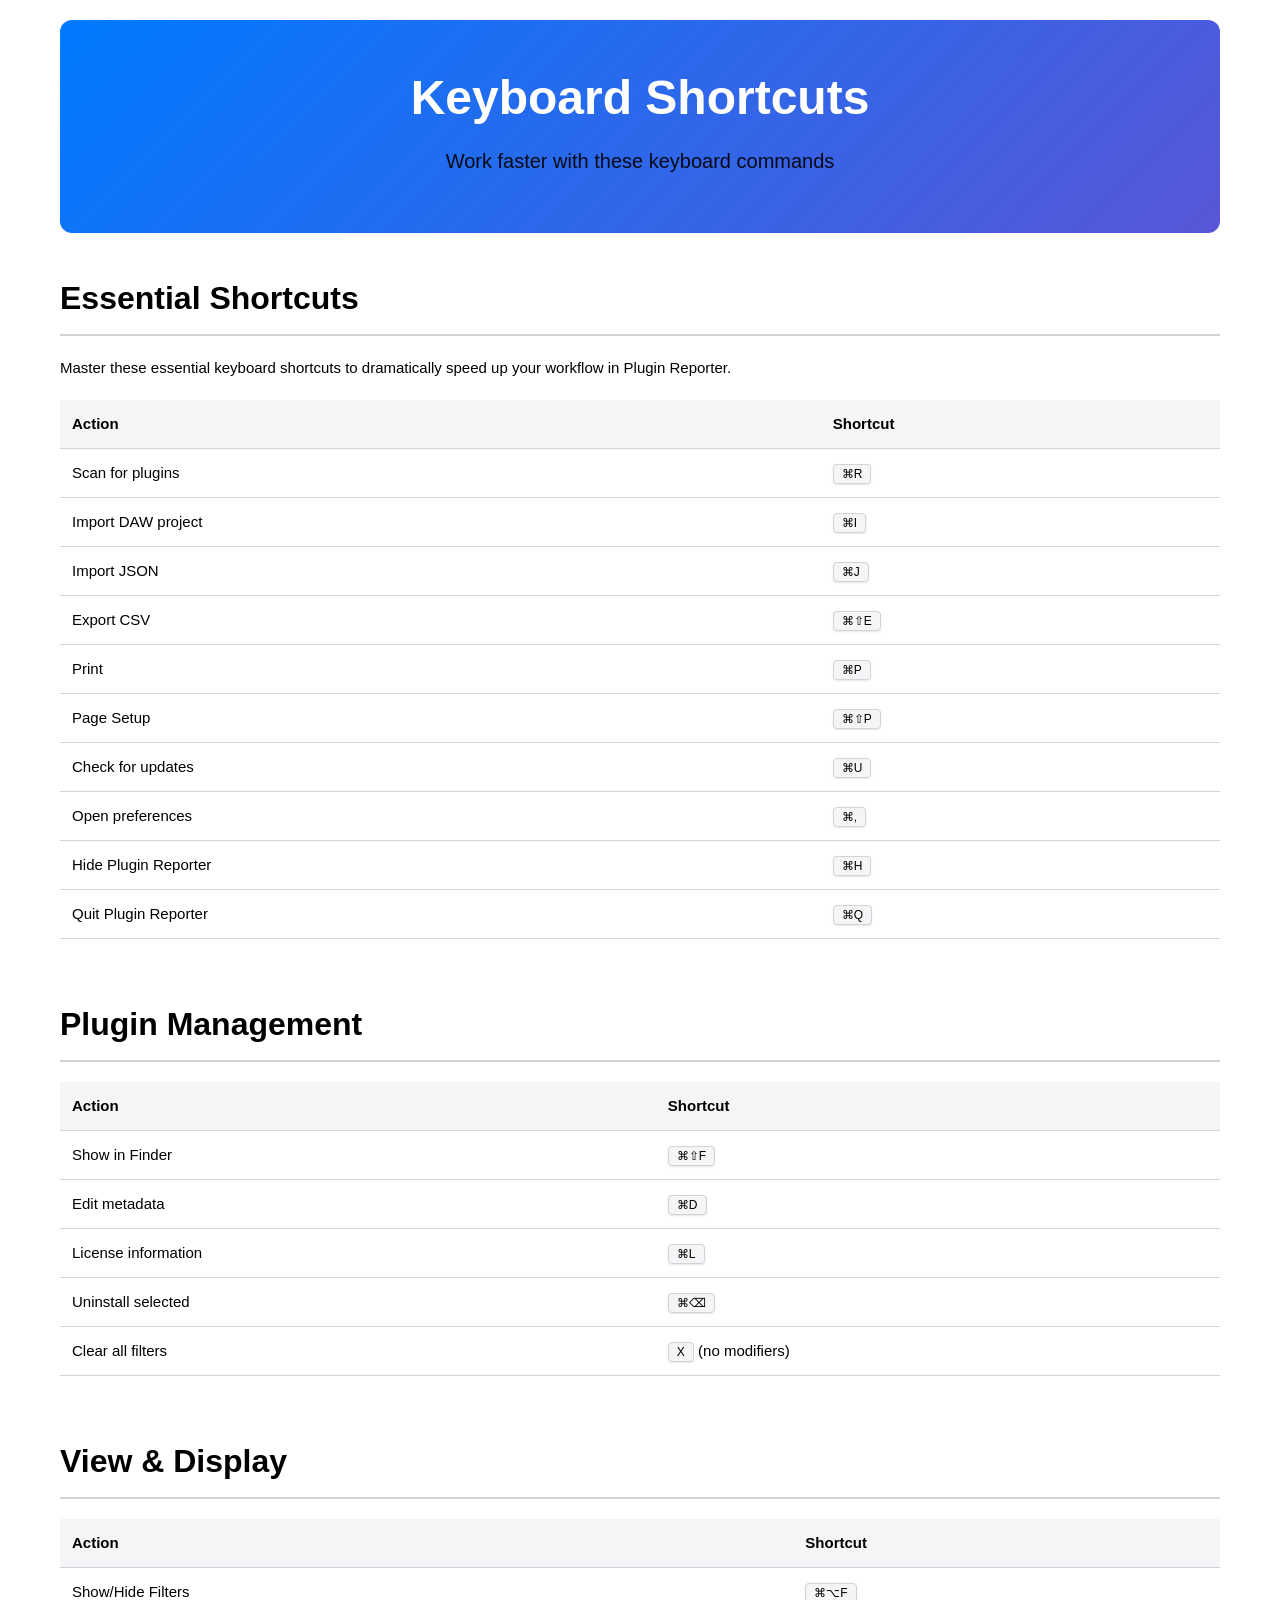
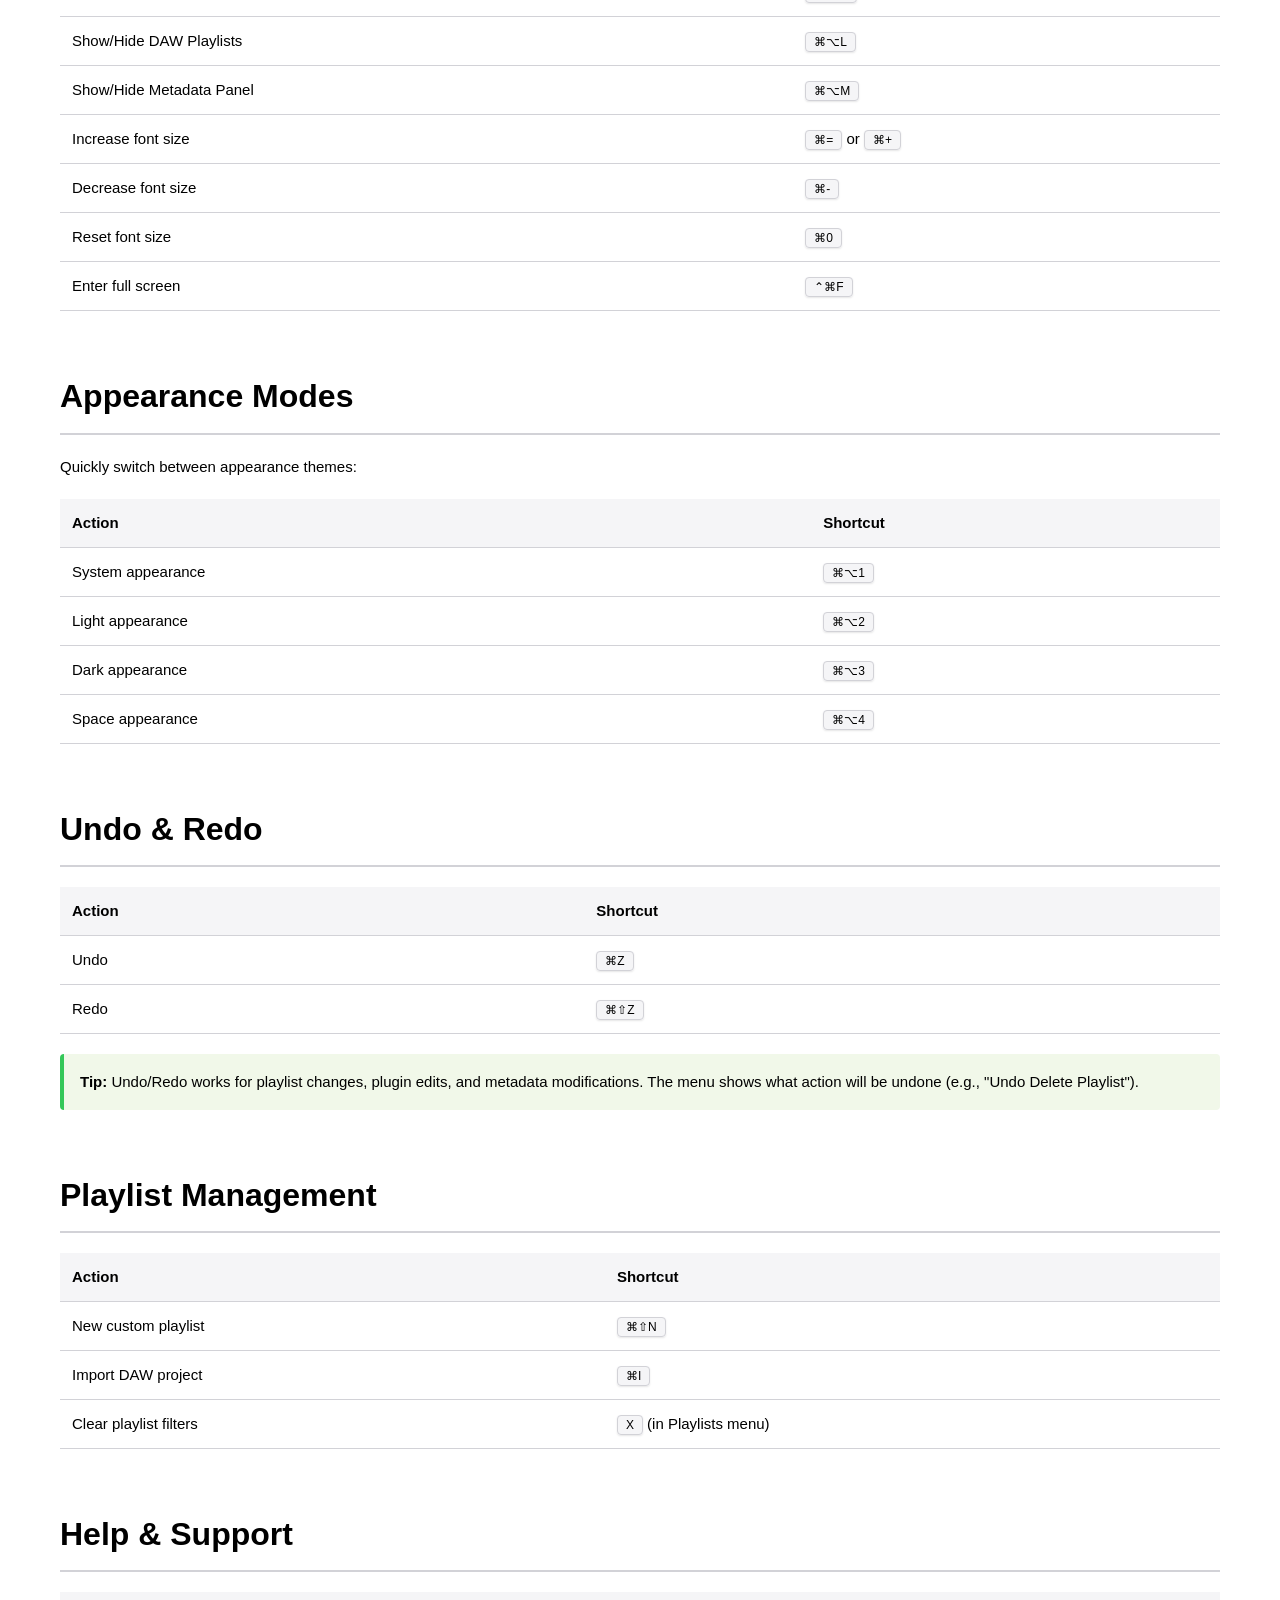
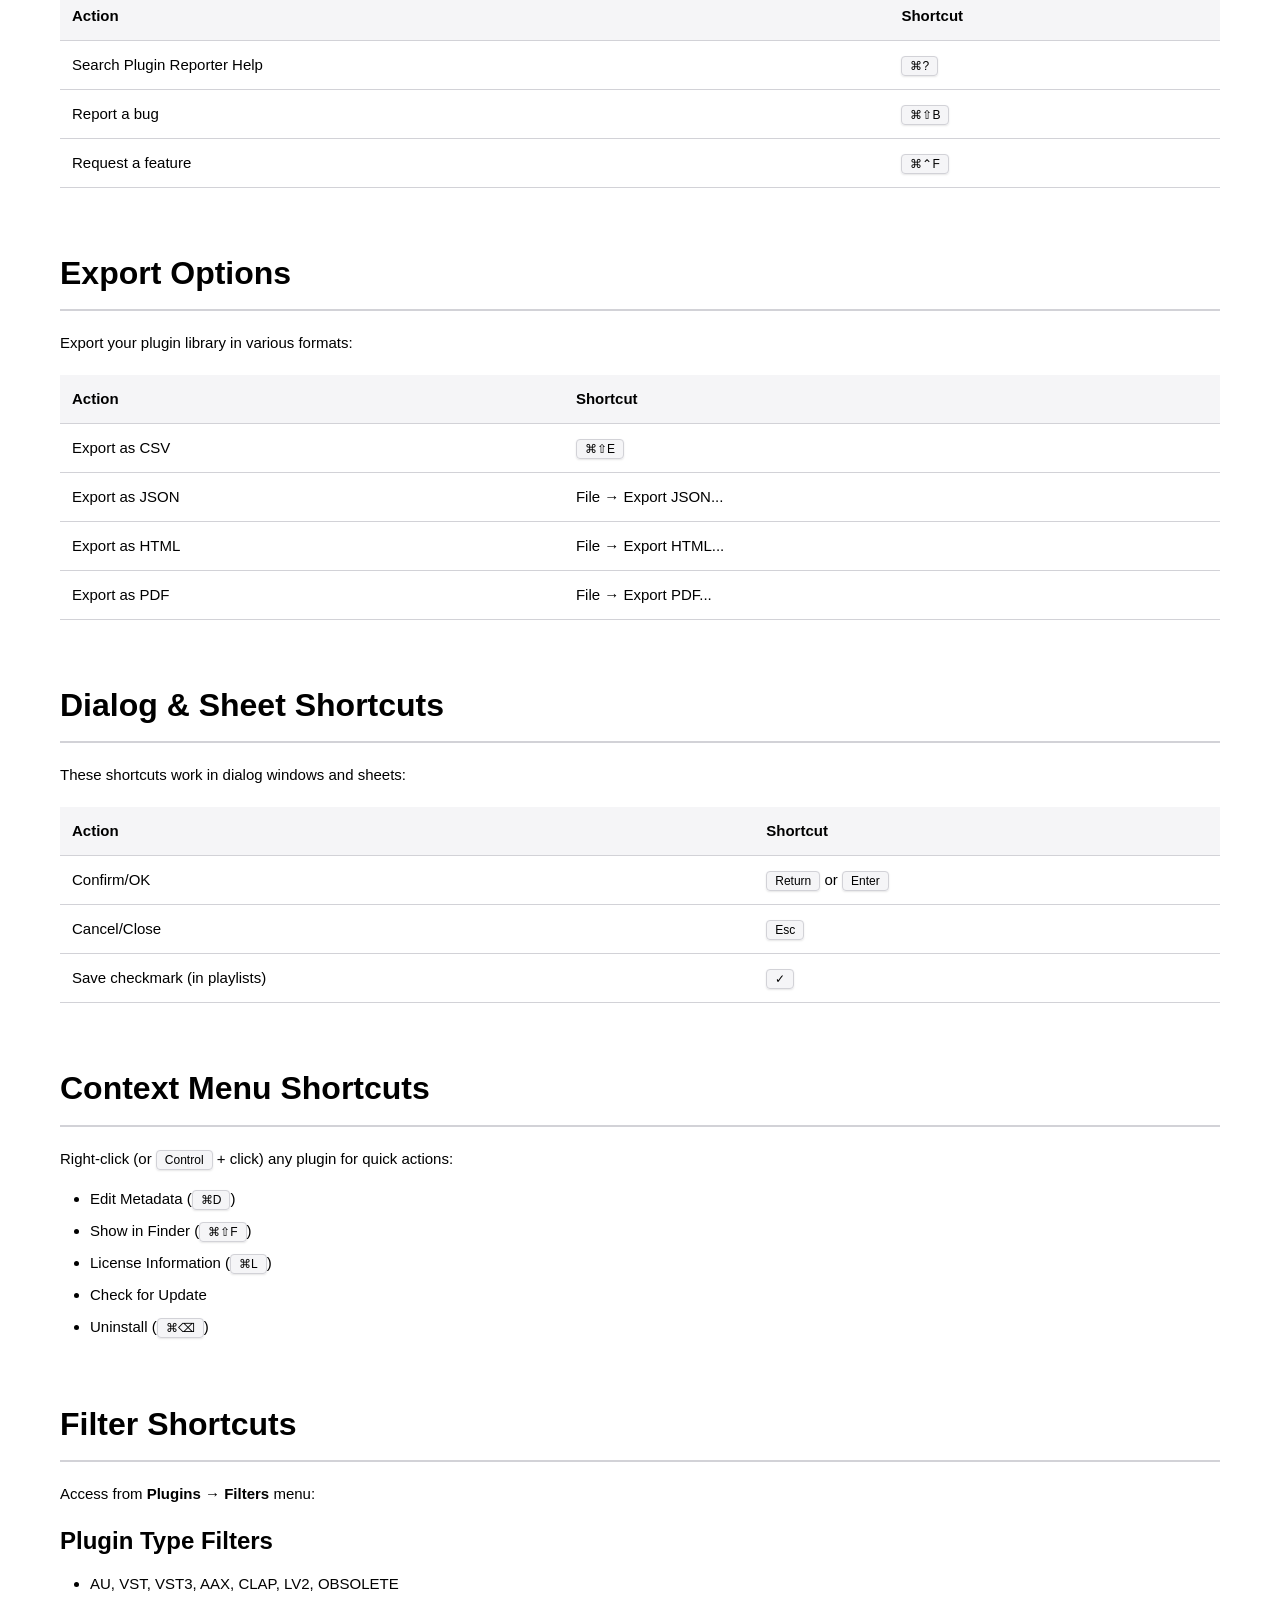
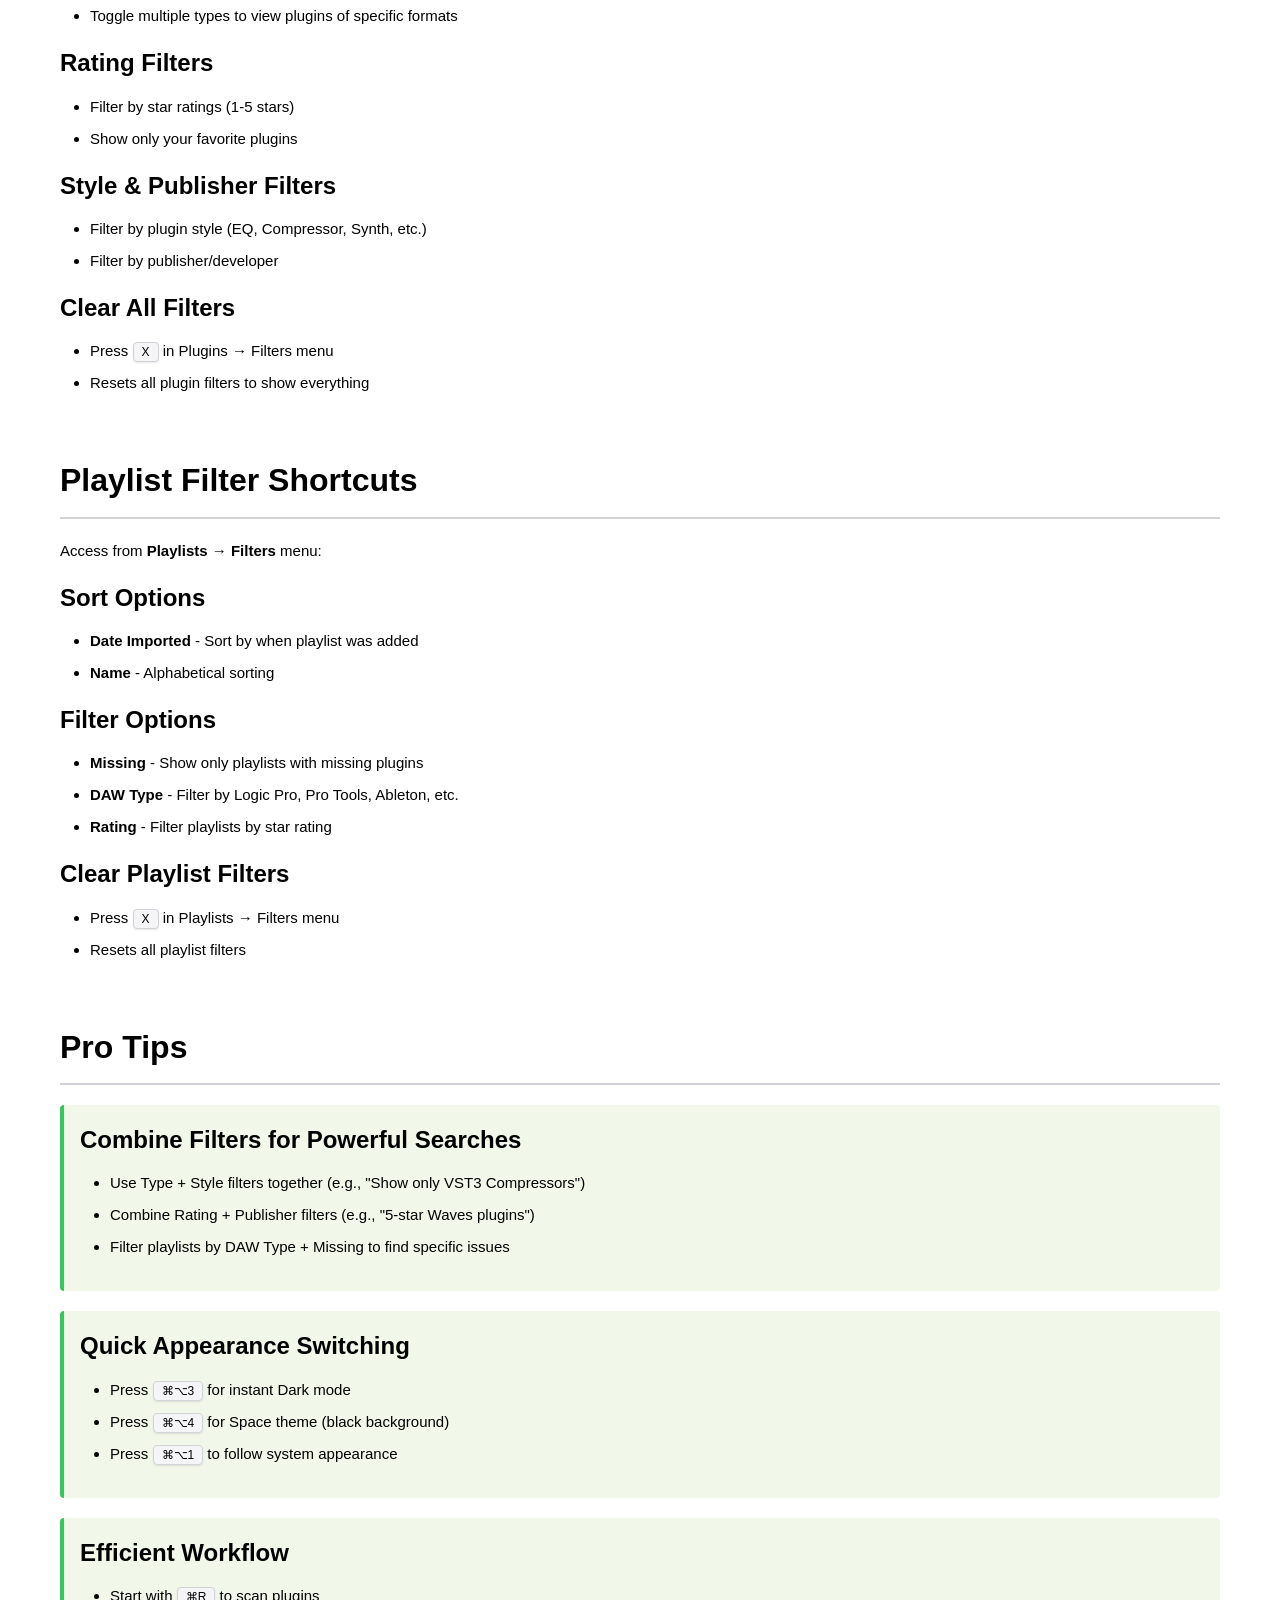
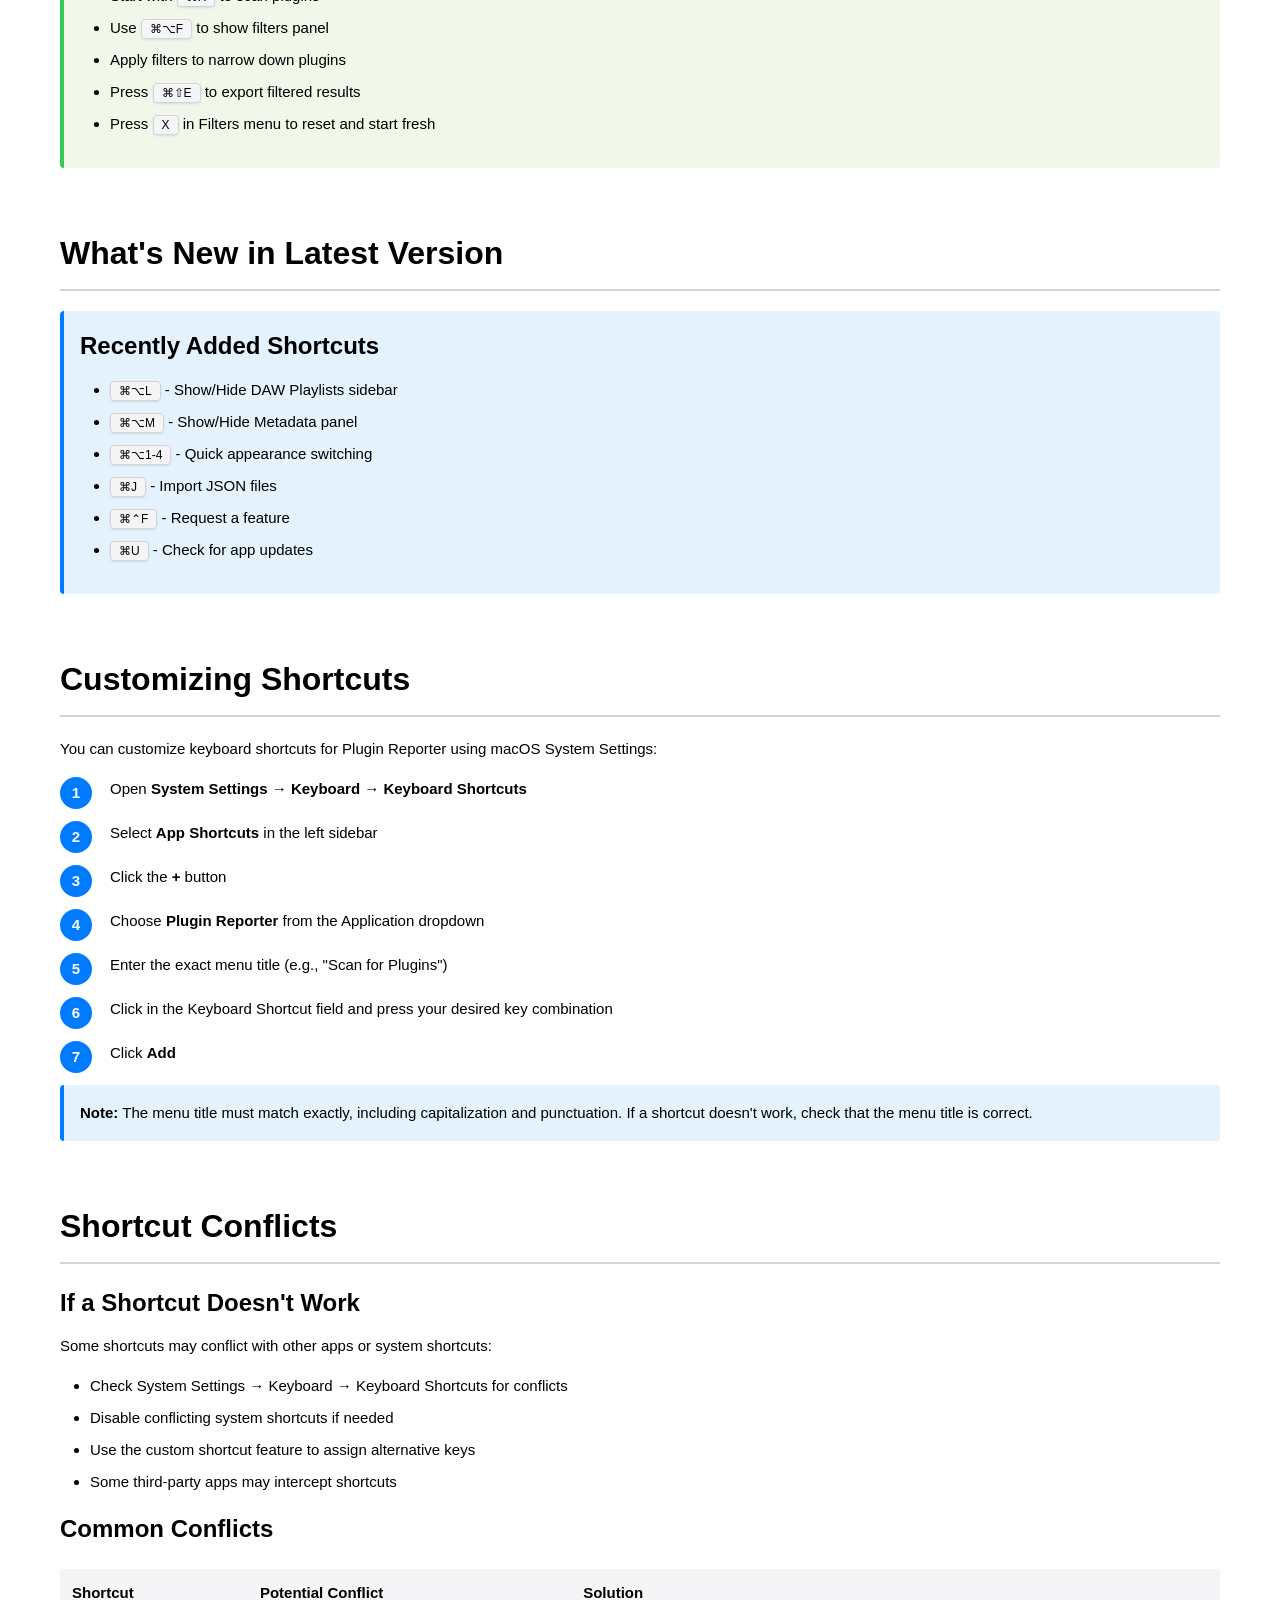
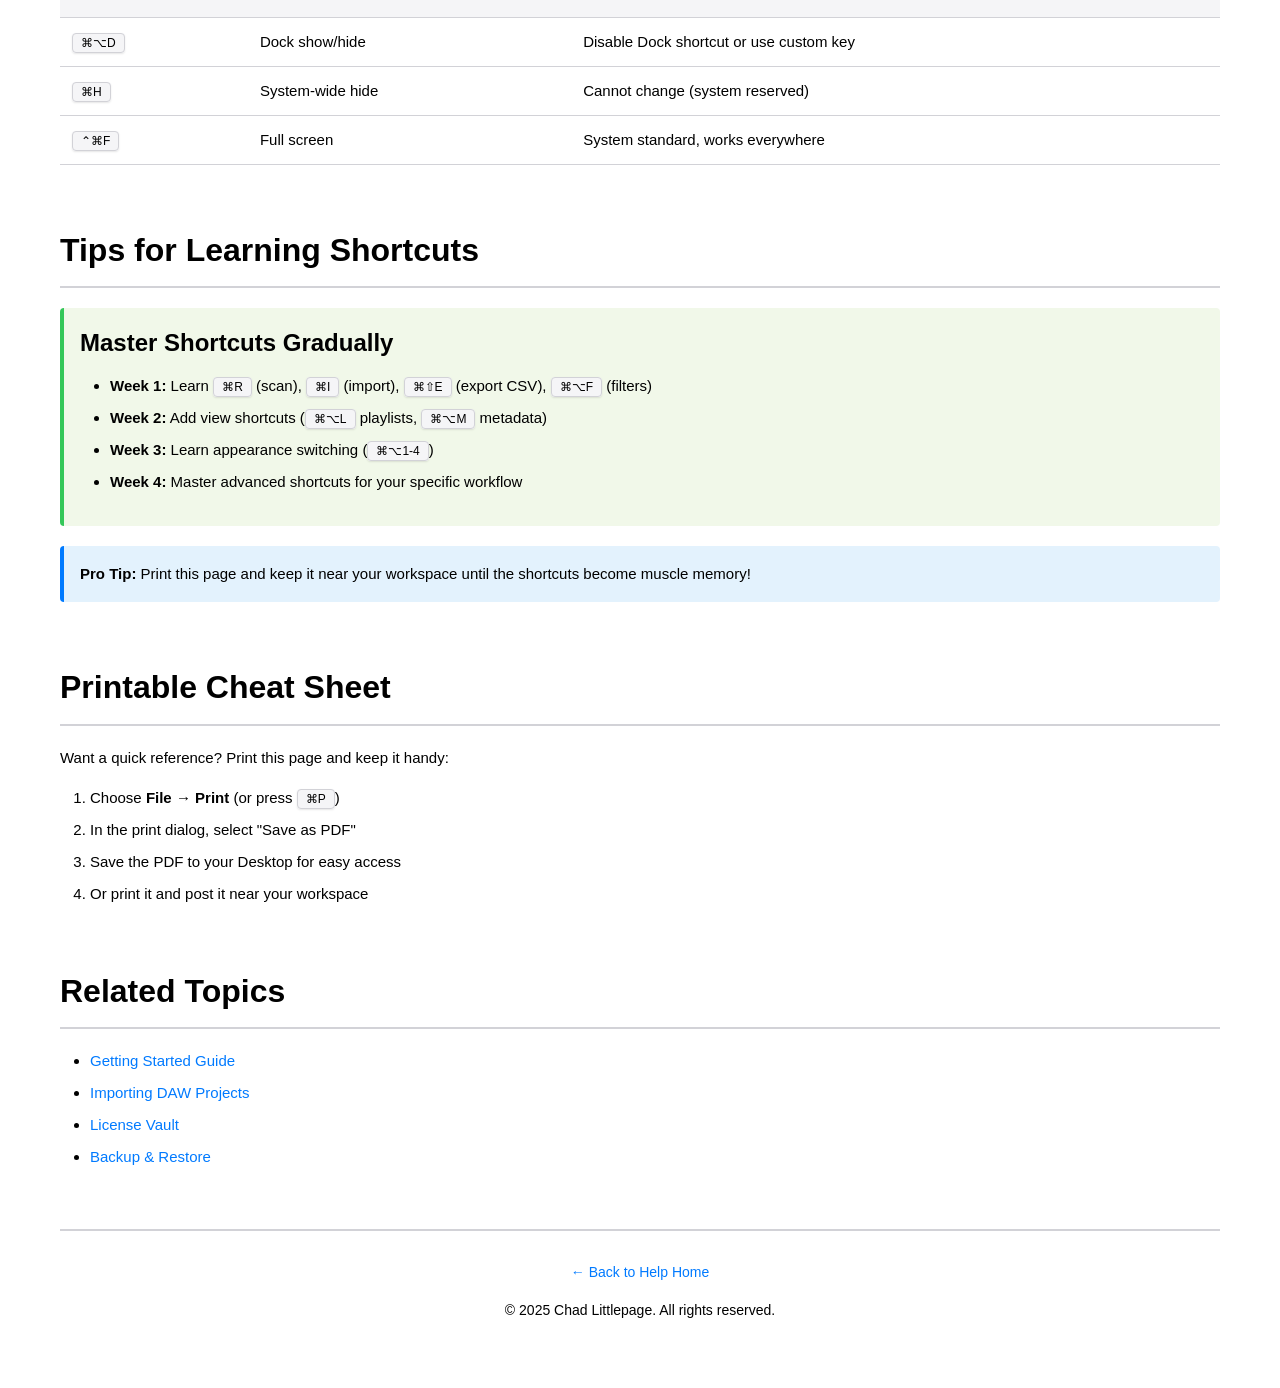
<file: Help/PluginReporter.help/Contents/Resources/en.lproj/keyboard-shortcuts.html>
<!DOCTYPE html>
<html lang="en">
<head>
    <meta charset="UTF-8">
    <meta name="viewport" content="width=device-width, initial-scale=1.0">
    <title>Keyboard Shortcuts - Plugin Reporter Help</title>
    <link rel="stylesheet" href="styles.css">
</head>
<body>
    <div class="header">
        <h1>Keyboard Shortcuts</h1>
        <p class="subtitle">Work faster with these keyboard commands</p>
    </div>

    <div class="container">
        <section>
            <h2>Essential Shortcuts</h2>
            <p>Master these essential keyboard shortcuts to dramatically speed up your workflow in Plugin Reporter.</p>

            <table>
                <tr>
                    <th>Action</th>
                    <th>Shortcut</th>
                </tr>
                <tr>
                    <td>Scan for plugins</td>
                    <td><kbd>⌘R</kbd></td>
                </tr>
                <tr>
                    <td>Import DAW project</td>
                    <td><kbd>⌘I</kbd></td>
                </tr>
                <tr>
                    <td>Import JSON</td>
                    <td><kbd>⌘J</kbd></td>
                </tr>
                <tr>
                    <td>Export CSV</td>
                    <td><kbd>⌘⇧E</kbd></td>
                </tr>
                <tr>
                    <td>Print</td>
                    <td><kbd>⌘P</kbd></td>
                </tr>
                <tr>
                    <td>Page Setup</td>
                    <td><kbd>⌘⇧P</kbd></td>
                </tr>
                <tr>
                    <td>Check for updates</td>
                    <td><kbd>⌘U</kbd></td>
                </tr>
                <tr>
                    <td>Open preferences</td>
                    <td><kbd>⌘,</kbd></td>
                </tr>
                <tr>
                    <td>Hide Plugin Reporter</td>
                    <td><kbd>⌘H</kbd></td>
                </tr>
                <tr>
                    <td>Quit Plugin Reporter</td>
                    <td><kbd>⌘Q</kbd></td>
                </tr>
            </table>
        </section>

        <section>
            <h2>Plugin Management</h2>
            <table>
                <tr>
                    <th>Action</th>
                    <th>Shortcut</th>
                </tr>
                <tr>
                    <td>Show in Finder</td>
                    <td><kbd>⌘⇧F</kbd></td>
                </tr>
                <tr>
                    <td>Edit metadata</td>
                    <td><kbd>⌘D</kbd></td>
                </tr>
                <tr>
                    <td>License information</td>
                    <td><kbd>⌘L</kbd></td>
                </tr>
                <tr>
                    <td>Uninstall selected</td>
                    <td><kbd>⌘⌫</kbd></td>
                </tr>
                <tr>
                    <td>Clear all filters</td>
                    <td><kbd>X</kbd> (no modifiers)</td>
                </tr>
            </table>
        </section>

        <section>
            <h2>View & Display</h2>
            <table>
                <tr>
                    <th>Action</th>
                    <th>Shortcut</th>
                </tr>
                <tr>
                    <td>Show/Hide Filters</td>
                    <td><kbd>⌘⌥F</kbd></td>
                </tr>
                <tr>
                    <td>Show/Hide DAW Playlists</td>
                    <td><kbd>⌘⌥L</kbd></td>
                </tr>
                <tr>
                    <td>Show/Hide Metadata Panel</td>
                    <td><kbd>⌘⌥M</kbd></td>
                </tr>
                <tr>
                    <td>Increase font size</td>
                    <td><kbd>⌘=</kbd> or <kbd>⌘+</kbd></td>
                </tr>
                <tr>
                    <td>Decrease font size</td>
                    <td><kbd>⌘-</kbd></td>
                </tr>
                <tr>
                    <td>Reset font size</td>
                    <td><kbd>⌘0</kbd></td>
                </tr>
                <tr>
                    <td>Enter full screen</td>
                    <td><kbd>⌃⌘F</kbd></td>
                </tr>
            </table>
        </section>

        <section>
            <h2>Appearance Modes</h2>
            <p>Quickly switch between appearance themes:</p>
            <table>
                <tr>
                    <th>Action</th>
                    <th>Shortcut</th>
                </tr>
                <tr>
                    <td>System appearance</td>
                    <td><kbd>⌘⌥1</kbd></td>
                </tr>
                <tr>
                    <td>Light appearance</td>
                    <td><kbd>⌘⌥2</kbd></td>
                </tr>
                <tr>
                    <td>Dark appearance</td>
                    <td><kbd>⌘⌥3</kbd></td>
                </tr>
                <tr>
                    <td>Space appearance</td>
                    <td><kbd>⌘⌥4</kbd></td>
                </tr>
            </table>
        </section>

        <section>
            <h2>Undo & Redo</h2>
            <table>
                <tr>
                    <th>Action</th>
                    <th>Shortcut</th>
                </tr>
                <tr>
                    <td>Undo</td>
                    <td><kbd>⌘Z</kbd></td>
                </tr>
                <tr>
                    <td>Redo</td>
                    <td><kbd>⌘⇧Z</kbd></td>
                </tr>
            </table>
            <div class="tip">
                <strong>Tip:</strong> Undo/Redo works for playlist changes, plugin edits, and metadata modifications. The menu shows what action will be undone (e.g., "Undo Delete Playlist").
            </div>
        </section>

        <section>
            <h2>Playlist Management</h2>
            <table>
                <tr>
                    <th>Action</th>
                    <th>Shortcut</th>
                </tr>
                <tr>
                    <td>New custom playlist</td>
                    <td><kbd>⌘⇧N</kbd></td>
                </tr>
                <tr>
                    <td>Import DAW project</td>
                    <td><kbd>⌘I</kbd></td>
                </tr>
                <tr>
                    <td>Clear playlist filters</td>
                    <td><kbd>X</kbd> (in Playlists menu)</td>
                </tr>
            </table>
        </section>

        <section>
            <h2>Help & Support</h2>
            <table>
                <tr>
                    <th>Action</th>
                    <th>Shortcut</th>
                </tr>
                <tr>
                    <td>Search Plugin Reporter Help</td>
                    <td><kbd>⌘?</kbd></td>
                </tr>
                <tr>
                    <td>Report a bug</td>
                    <td><kbd>⌘⇧B</kbd></td>
                </tr>
                <tr>
                    <td>Request a feature</td>
                    <td><kbd>⌘⌃F</kbd></td>
                </tr>
            </table>
        </section>

        <section>
            <h2>Export Options</h2>
            <p>Export your plugin library in various formats:</p>
            <table>
                <tr>
                    <th>Action</th>
                    <th>Shortcut</th>
                </tr>
                <tr>
                    <td>Export as CSV</td>
                    <td><kbd>⌘⇧E</kbd></td>
                </tr>
                <tr>
                    <td>Export as JSON</td>
                    <td>File → Export JSON...</td>
                </tr>
                <tr>
                    <td>Export as HTML</td>
                    <td>File → Export HTML...</td>
                </tr>
                <tr>
                    <td>Export as PDF</td>
                    <td>File → Export PDF...</td>
                </tr>
            </table>
        </section>

        <section>
            <h2>Dialog & Sheet Shortcuts</h2>
            <p>These shortcuts work in dialog windows and sheets:</p>
            <table>
                <tr>
                    <th>Action</th>
                    <th>Shortcut</th>
                </tr>
                <tr>
                    <td>Confirm/OK</td>
                    <td><kbd>Return</kbd> or <kbd>Enter</kbd></td>
                </tr>
                <tr>
                    <td>Cancel/Close</td>
                    <td><kbd>Esc</kbd></td>
                </tr>
                <tr>
                    <td>Save checkmark (in playlists)</td>
                    <td><kbd>✓</kbd></td>
                </tr>
            </table>
        </section>

        <section>
            <h2>Context Menu Shortcuts</h2>
            <p>Right-click (or <kbd>Control</kbd> + click) any plugin for quick actions:</p>
            <ul>
                <li>Edit Metadata (<kbd>⌘D</kbd>)</li>
                <li>Show in Finder (<kbd>⌘⇧F</kbd>)</li>
                <li>License Information (<kbd>⌘L</kbd>)</li>
                <li>Check for Update</li>
                <li>Uninstall (<kbd>⌘⌫</kbd>)</li>
            </ul>
        </section>

        <section>
            <h2>Filter Shortcuts</h2>
            <p>Access from <strong>Plugins → Filters</strong> menu:</p>

            <h3>Plugin Type Filters</h3>
            <ul>
                <li>AU, VST, VST3, AAX, CLAP, LV2, OBSOLETE</li>
                <li>Toggle multiple types to view plugins of specific formats</li>
            </ul>

            <h3>Rating Filters</h3>
            <ul>
                <li>Filter by star ratings (1-5 stars)</li>
                <li>Show only your favorite plugins</li>
            </ul>

            <h3>Style & Publisher Filters</h3>
            <ul>
                <li>Filter by plugin style (EQ, Compressor, Synth, etc.)</li>
                <li>Filter by publisher/developer</li>
            </ul>

            <h3>Clear All Filters</h3>
            <ul>
                <li>Press <kbd>X</kbd> in Plugins → Filters menu</li>
                <li>Resets all plugin filters to show everything</li>
            </ul>
        </section>

        <section>
            <h2>Playlist Filter Shortcuts</h2>
            <p>Access from <strong>Playlists → Filters</strong> menu:</p>

            <h3>Sort Options</h3>
            <ul>
                <li><strong>Date Imported</strong> - Sort by when playlist was added</li>
                <li><strong>Name</strong> - Alphabetical sorting</li>
            </ul>

            <h3>Filter Options</h3>
            <ul>
                <li><strong>Missing</strong> - Show only playlists with missing plugins</li>
                <li><strong>DAW Type</strong> - Filter by Logic Pro, Pro Tools, Ableton, etc.</li>
                <li><strong>Rating</strong> - Filter playlists by star rating</li>
            </ul>

            <h3>Clear Playlist Filters</h3>
            <ul>
                <li>Press <kbd>X</kbd> in Playlists → Filters menu</li>
                <li>Resets all playlist filters</li>
            </ul>
        </section>

        <section>
            <h2>Pro Tips</h2>

            <div class="tip">
                <h3>Combine Filters for Powerful Searches</h3>
                <ul>
                    <li>Use Type + Style filters together (e.g., "Show only VST3 Compressors")</li>
                    <li>Combine Rating + Publisher filters (e.g., "5-star Waves plugins")</li>
                    <li>Filter playlists by DAW Type + Missing to find specific issues</li>
                </ul>
            </div>

            <div class="tip">
                <h3>Quick Appearance Switching</h3>
                <ul>
                    <li>Press <kbd>⌘⌥3</kbd> for instant Dark mode</li>
                    <li>Press <kbd>⌘⌥4</kbd> for Space theme (black background)</li>
                    <li>Press <kbd>⌘⌥1</kbd> to follow system appearance</li>
                </ul>
            </div>

            <div class="tip">
                <h3>Efficient Workflow</h3>
                <ul>
                    <li>Start with <kbd>⌘R</kbd> to scan plugins</li>
                    <li>Use <kbd>⌘⌥F</kbd> to show filters panel</li>
                    <li>Apply filters to narrow down plugins</li>
                    <li>Press <kbd>⌘⇧E</kbd> to export filtered results</li>
                    <li>Press <kbd>X</kbd> in Filters menu to reset and start fresh</li>
                </ul>
            </div>
        </section>

        <section>
            <h2>What's New in Latest Version</h2>

            <div class="note">
                <h3>Recently Added Shortcuts</h3>
                <ul>
                    <li><kbd>⌘⌥L</kbd> - Show/Hide DAW Playlists sidebar</li>
                    <li><kbd>⌘⌥M</kbd> - Show/Hide Metadata panel</li>
                    <li><kbd>⌘⌥1-4</kbd> - Quick appearance switching</li>
                    <li><kbd>⌘J</kbd> - Import JSON files</li>
                    <li><kbd>⌘⌃F</kbd> - Request a feature</li>
                    <li><kbd>⌘U</kbd> - Check for app updates</li>
                </ul>
            </div>
        </section>

        <section>
            <h2>Customizing Shortcuts</h2>
            <p>You can customize keyboard shortcuts for Plugin Reporter using macOS System Settings:</p>

            <ol class="step-list">
                <li>Open <strong>System Settings → Keyboard → Keyboard Shortcuts</strong></li>
                <li>Select <strong>App Shortcuts</strong> in the left sidebar</li>
                <li>Click the <strong>+</strong> button</li>
                <li>Choose <strong>Plugin Reporter</strong> from the Application dropdown</li>
                <li>Enter the exact menu title (e.g., "Scan for Plugins")</li>
                <li>Click in the Keyboard Shortcut field and press your desired key combination</li>
                <li>Click <strong>Add</strong></li>
            </ol>

            <div class="note">
                <strong>Note:</strong> The menu title must match exactly, including capitalization and punctuation. If a shortcut doesn't work, check that the menu title is correct.
            </div>
        </section>

        <section>
            <h2>Shortcut Conflicts</h2>

            <h3>If a Shortcut Doesn't Work</h3>
            <p>Some shortcuts may conflict with other apps or system shortcuts:</p>
            <ul>
                <li>Check System Settings → Keyboard → Keyboard Shortcuts for conflicts</li>
                <li>Disable conflicting system shortcuts if needed</li>
                <li>Use the custom shortcut feature to assign alternative keys</li>
                <li>Some third-party apps may intercept shortcuts</li>
            </ul>

            <h3>Common Conflicts</h3>
            <table>
                <tr>
                    <th>Shortcut</th>
                    <th>Potential Conflict</th>
                    <th>Solution</th>
                </tr>
                <tr>
                    <td><kbd>⌘⌥D</kbd></td>
                    <td>Dock show/hide</td>
                    <td>Disable Dock shortcut or use custom key</td>
                </tr>
                <tr>
                    <td><kbd>⌘H</kbd></td>
                    <td>System-wide hide</td>
                    <td>Cannot change (system reserved)</td>
                </tr>
                <tr>
                    <td><kbd>⌃⌘F</kbd></td>
                    <td>Full screen</td>
                    <td>System standard, works everywhere</td>
                </tr>
            </table>
        </section>

        <section>
            <h2>Tips for Learning Shortcuts</h2>

            <div class="tip">
                <h3>Master Shortcuts Gradually</h3>
                <ul>
                    <li><strong>Week 1:</strong> Learn <kbd>⌘R</kbd> (scan), <kbd>⌘I</kbd> (import), <kbd>⌘⇧E</kbd> (export CSV), <kbd>⌘⌥F</kbd> (filters)</li>
                    <li><strong>Week 2:</strong> Add view shortcuts (<kbd>⌘⌥L</kbd> playlists, <kbd>⌘⌥M</kbd> metadata)</li>
                    <li><strong>Week 3:</strong> Learn appearance switching (<kbd>⌘⌥1-4</kbd>)</li>
                    <li><strong>Week 4:</strong> Master advanced shortcuts for your specific workflow</li>
                </ul>
            </div>

            <div class="note">
                <strong>Pro Tip:</strong> Print this page and keep it near your workspace until the shortcuts become muscle memory!
            </div>
        </section>

        <section>
            <h2>Printable Cheat Sheet</h2>
            <p>Want a quick reference? Print this page and keep it handy:</p>
            <ol>
                <li>Choose <strong>File → Print</strong> (or press <kbd>⌘P</kbd>)</li>
                <li>In the print dialog, select "Save as PDF"</li>
                <li>Save the PDF to your Desktop for easy access</li>
                <li>Or print it and post it near your workspace</li>
            </ol>
        </section>

        <section>
            <h2>Related Topics</h2>
            <ul>
                <li><a href="getting-started.html">Getting Started Guide</a></li>
                <li><a href="daw-import.html">Importing DAW Projects</a></li>
                <li><a href="license-vault.html">License Vault</a></li>
                <li><a href="archive.html">Backup & Restore</a></li>
            </ul>
        </section>
    </div>

    <footer>
        <p><a href="index.html">← Back to Help Home</a></p>
        <p>&copy; 2025 Chad Littlepage. All rights reserved.</p>
    </footer>
</body>
</html>
</file>
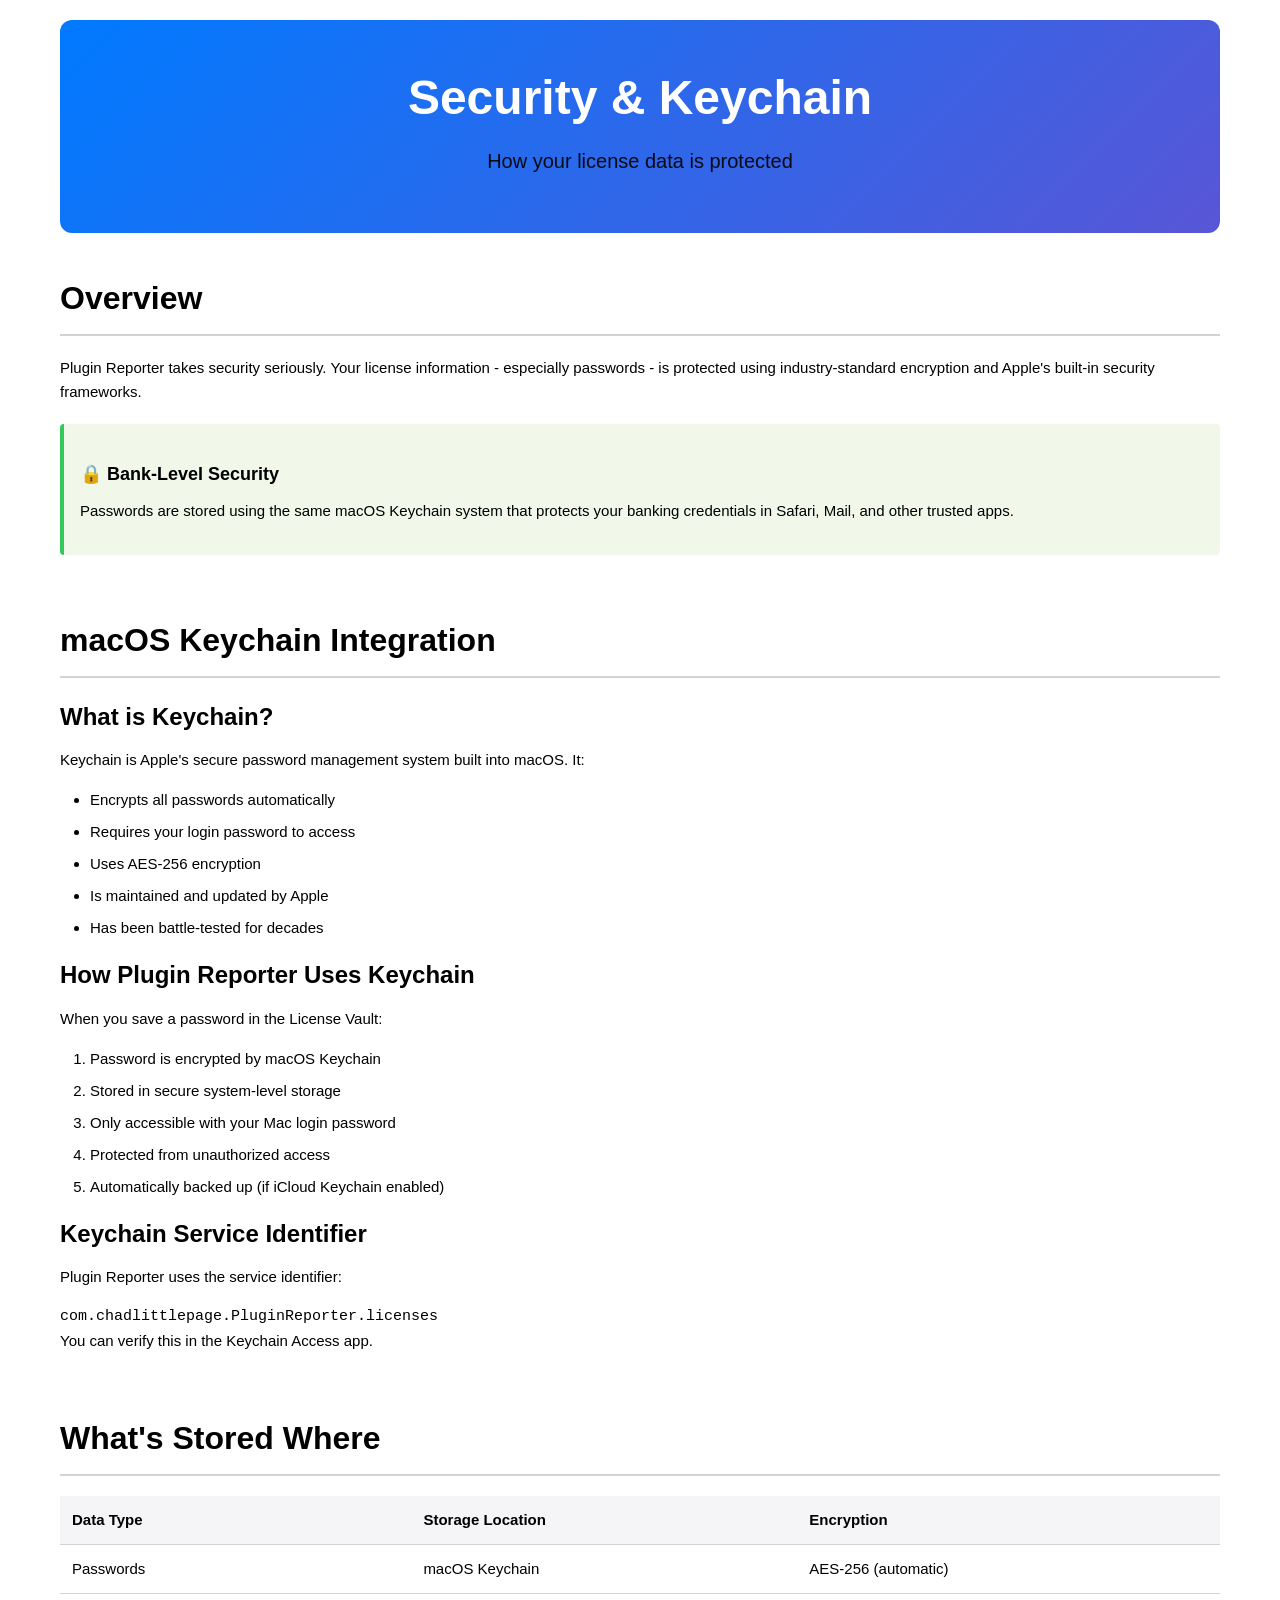
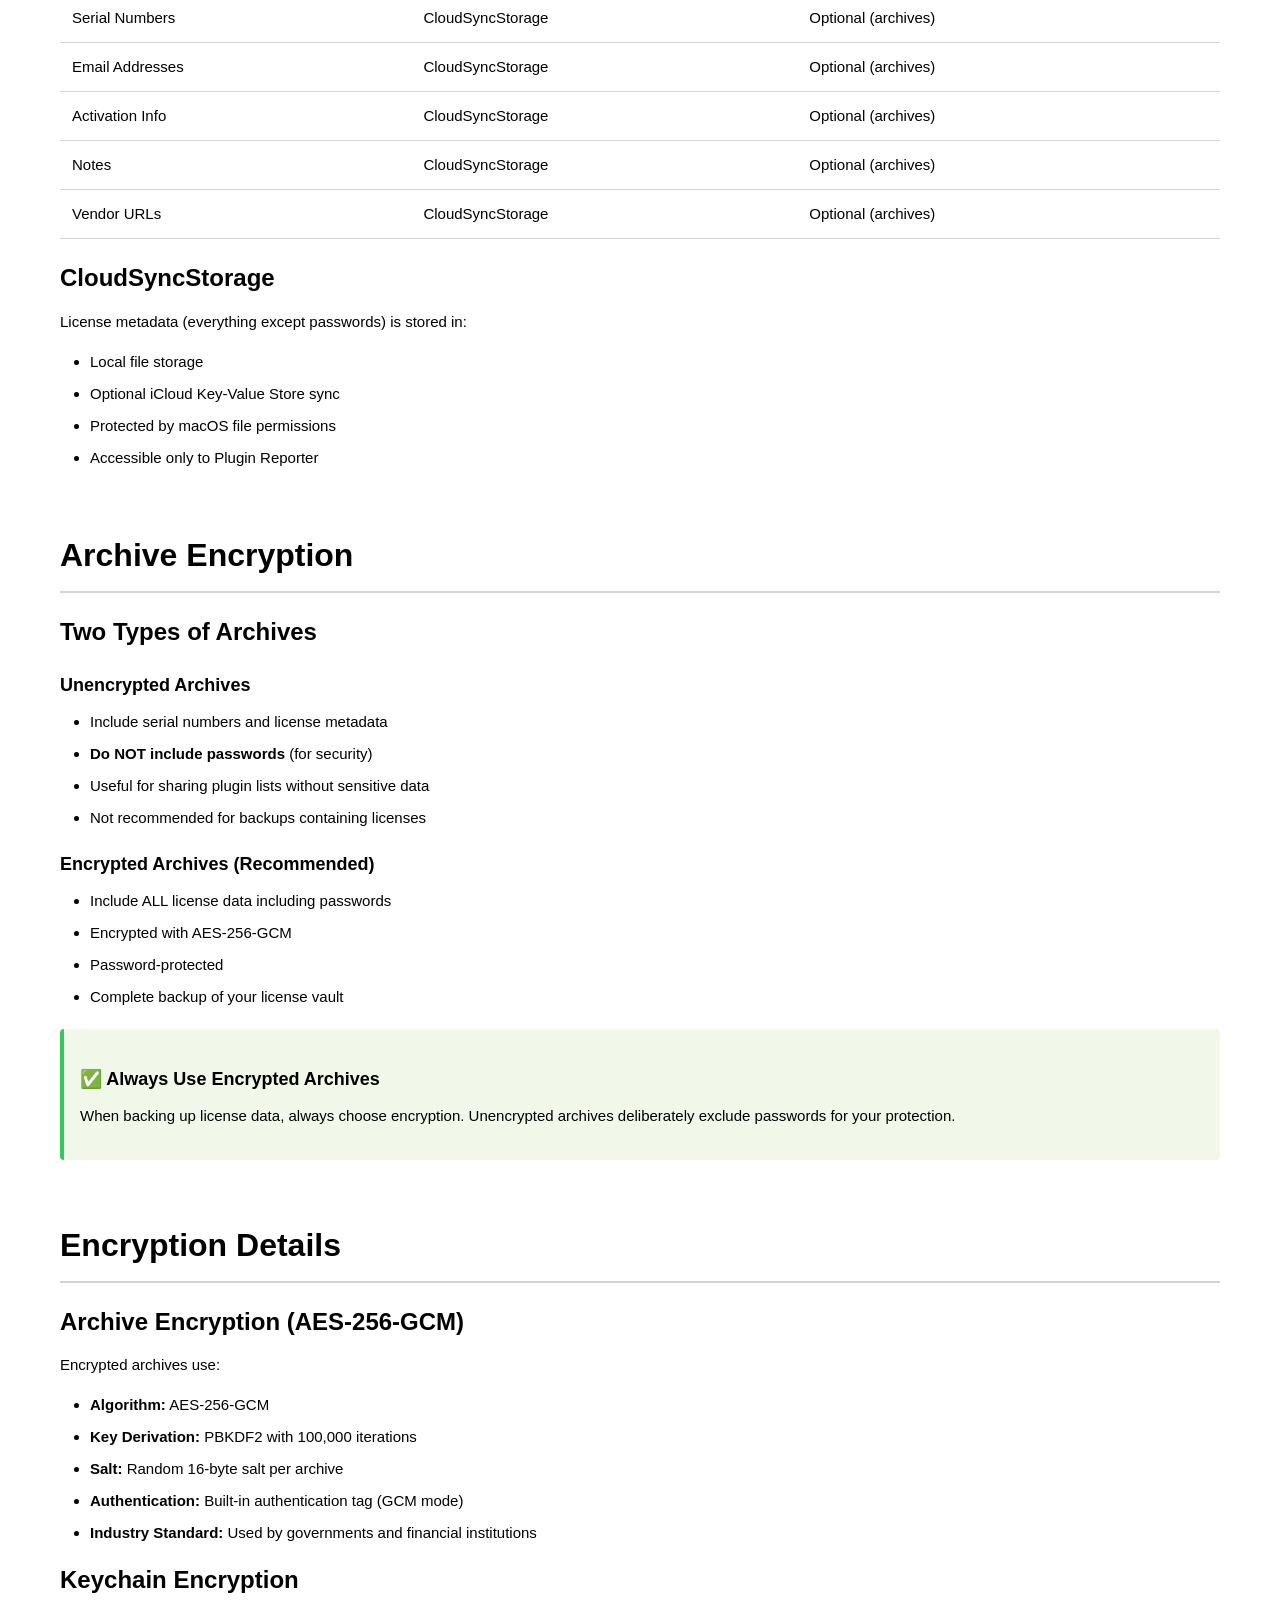
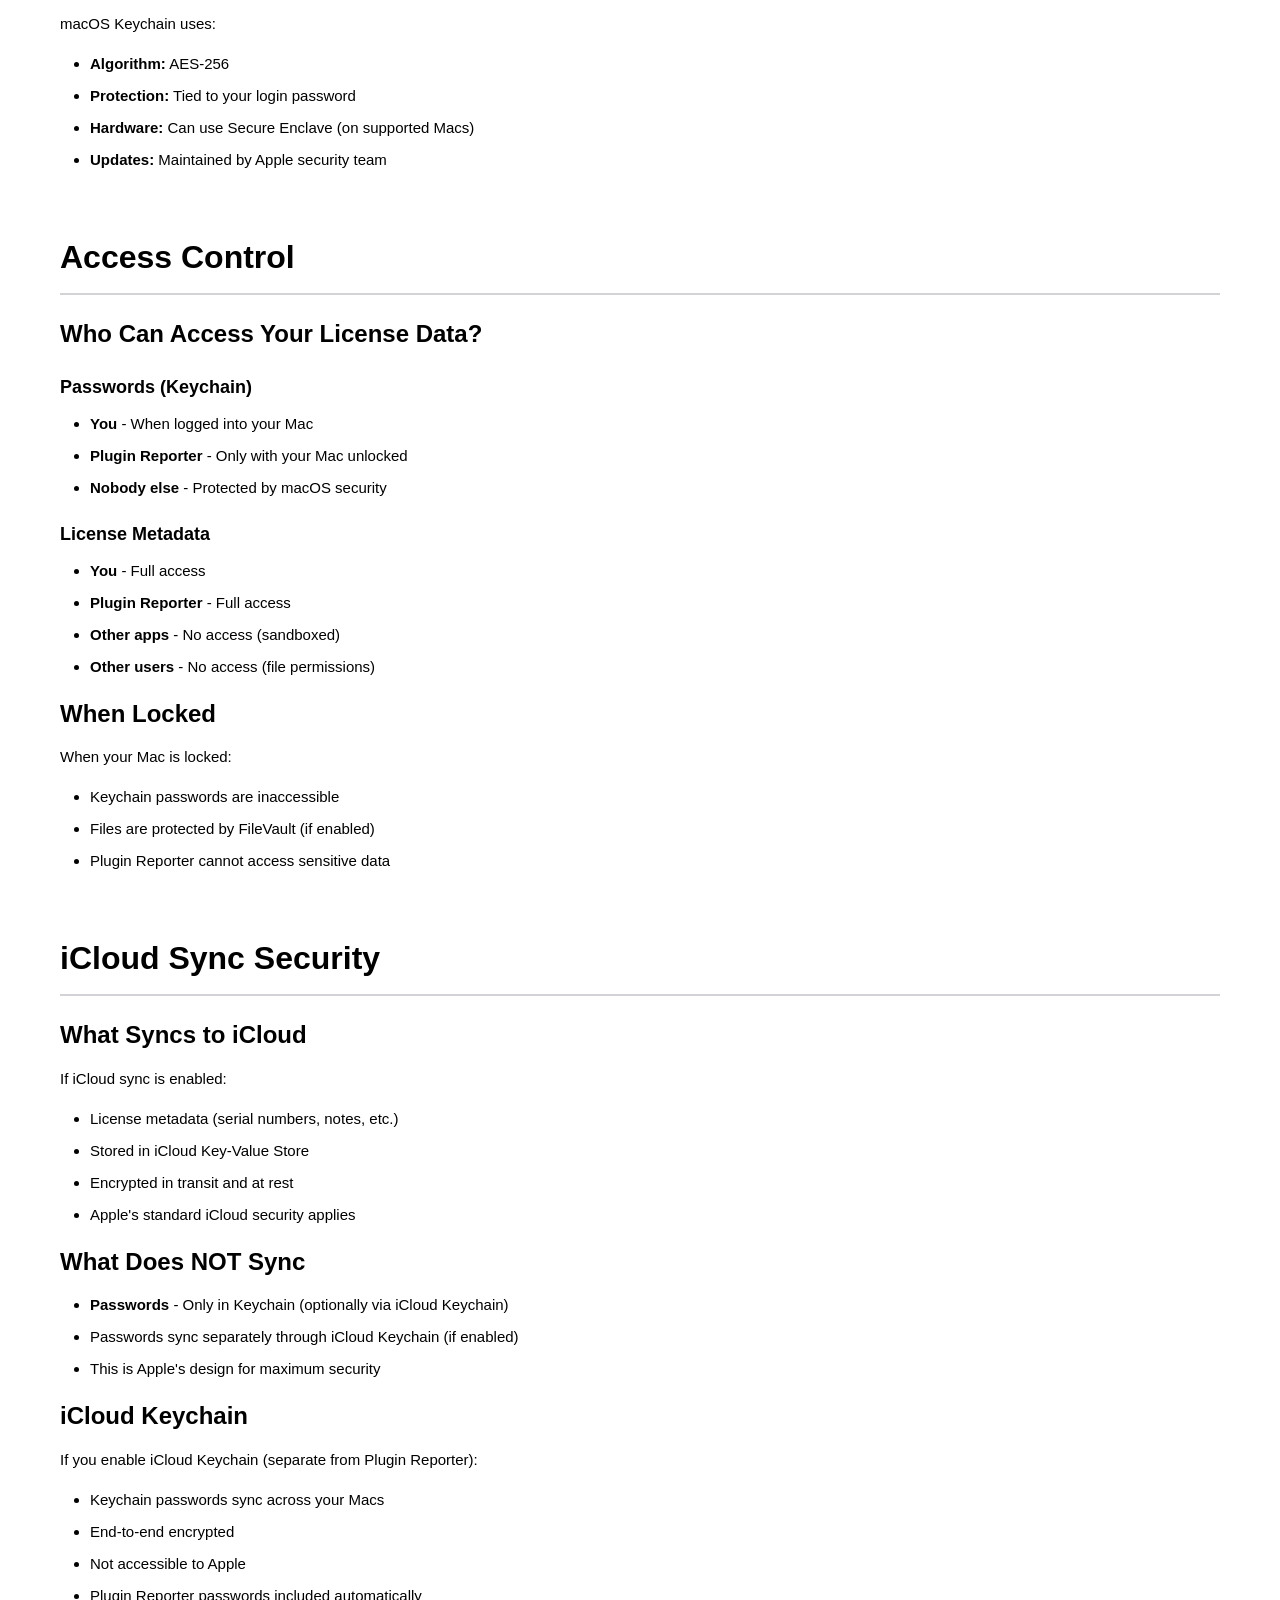
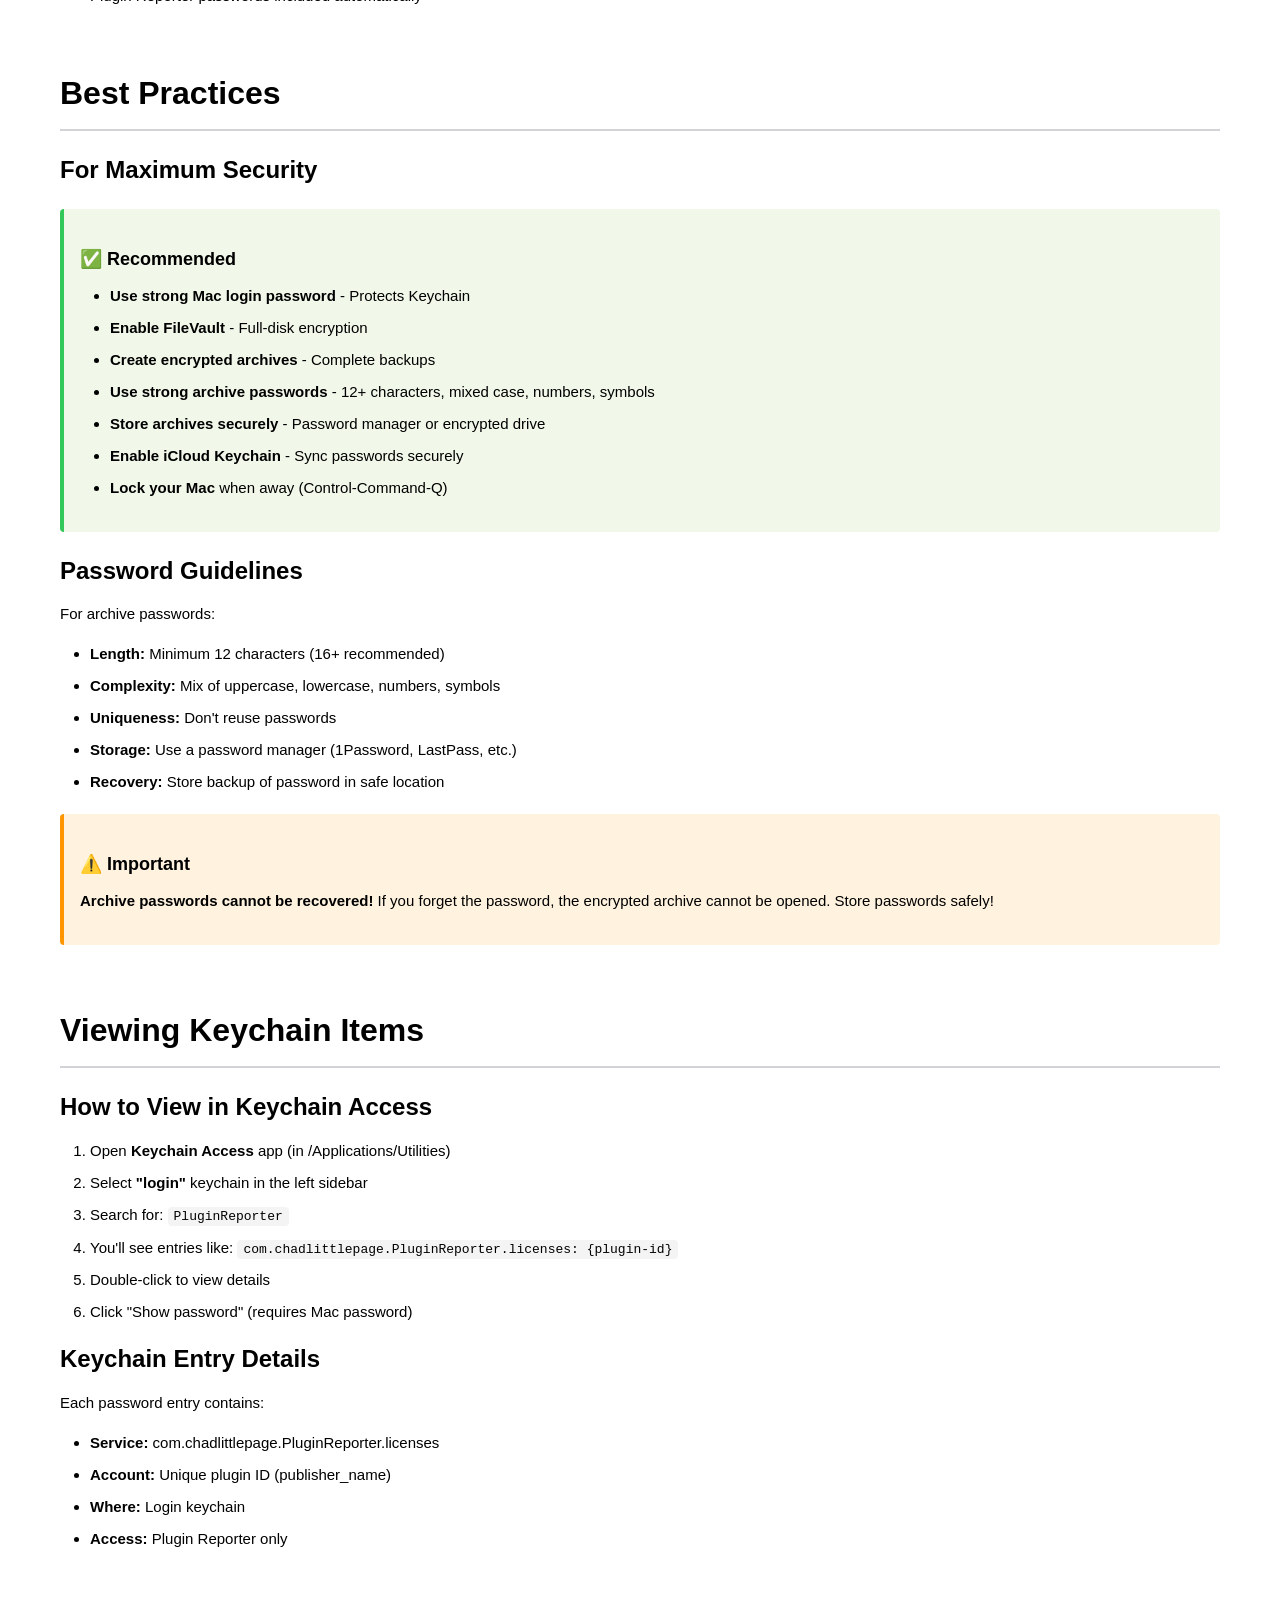
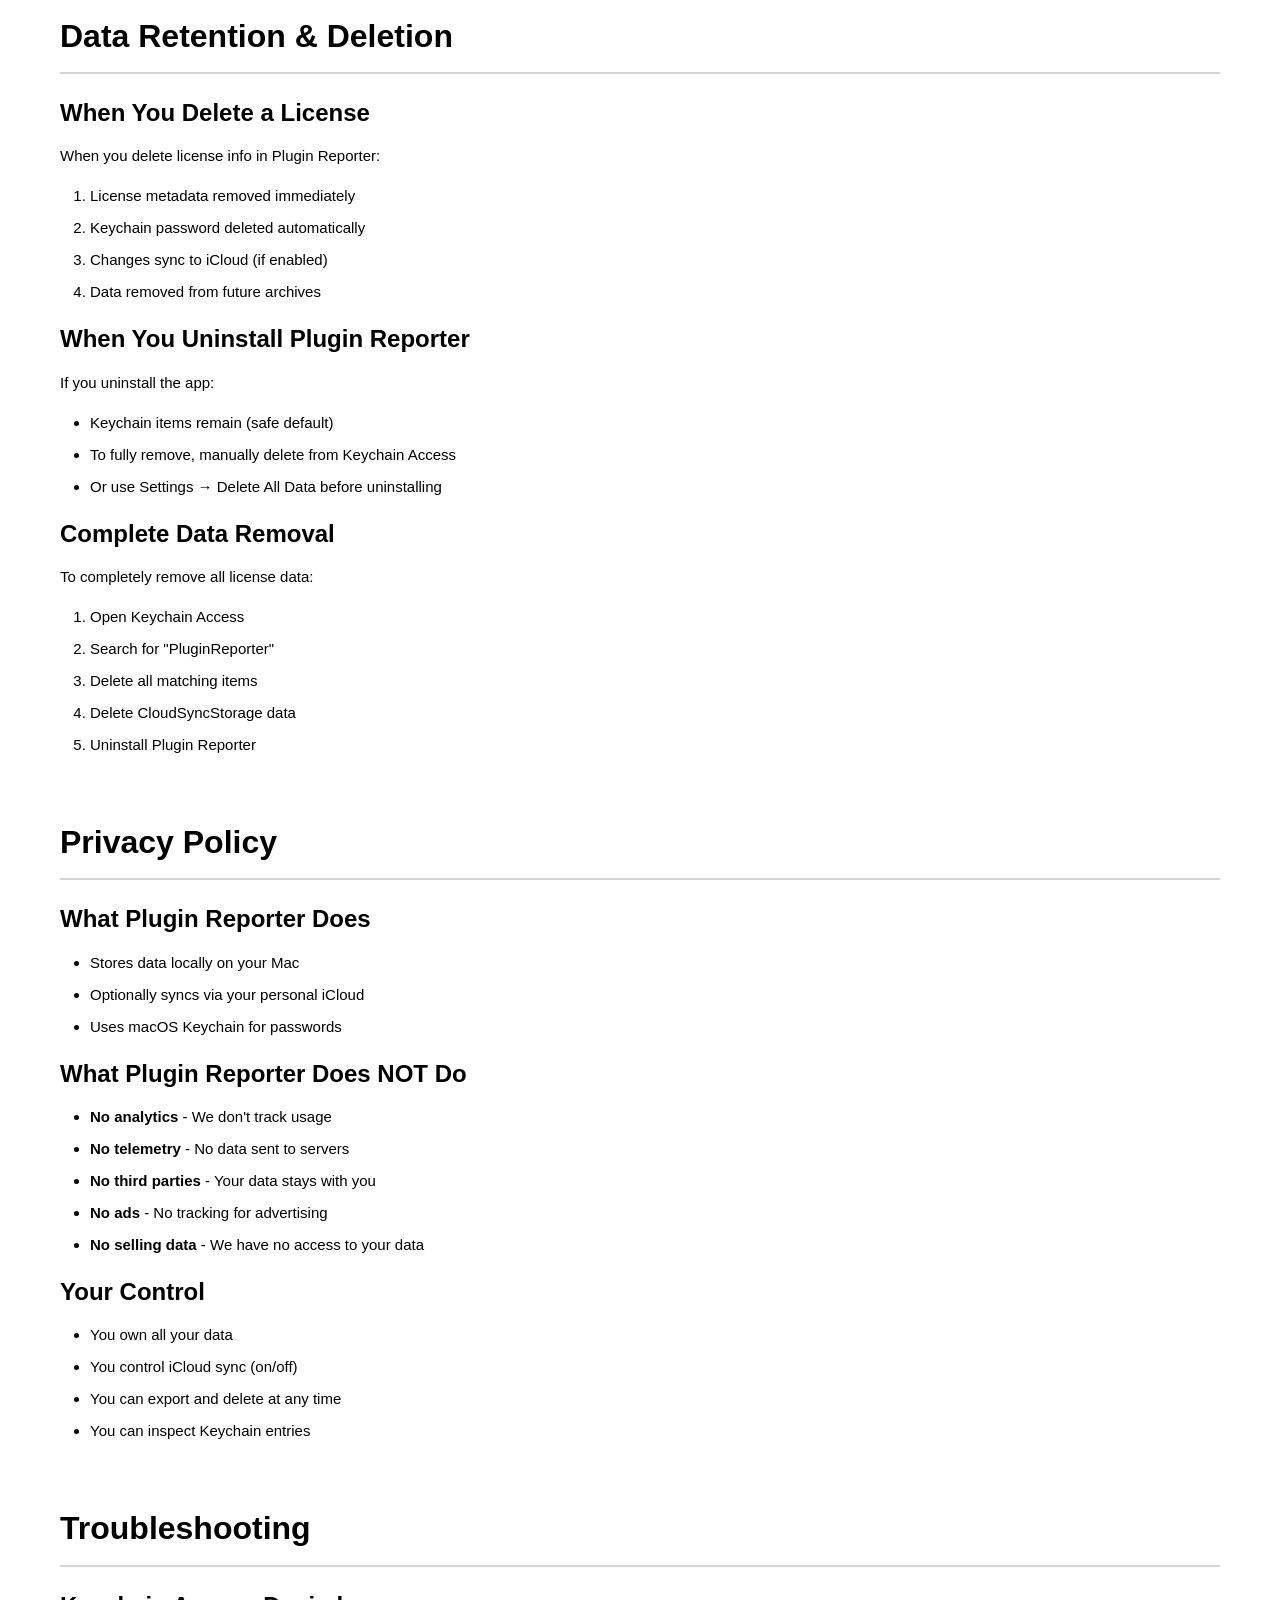
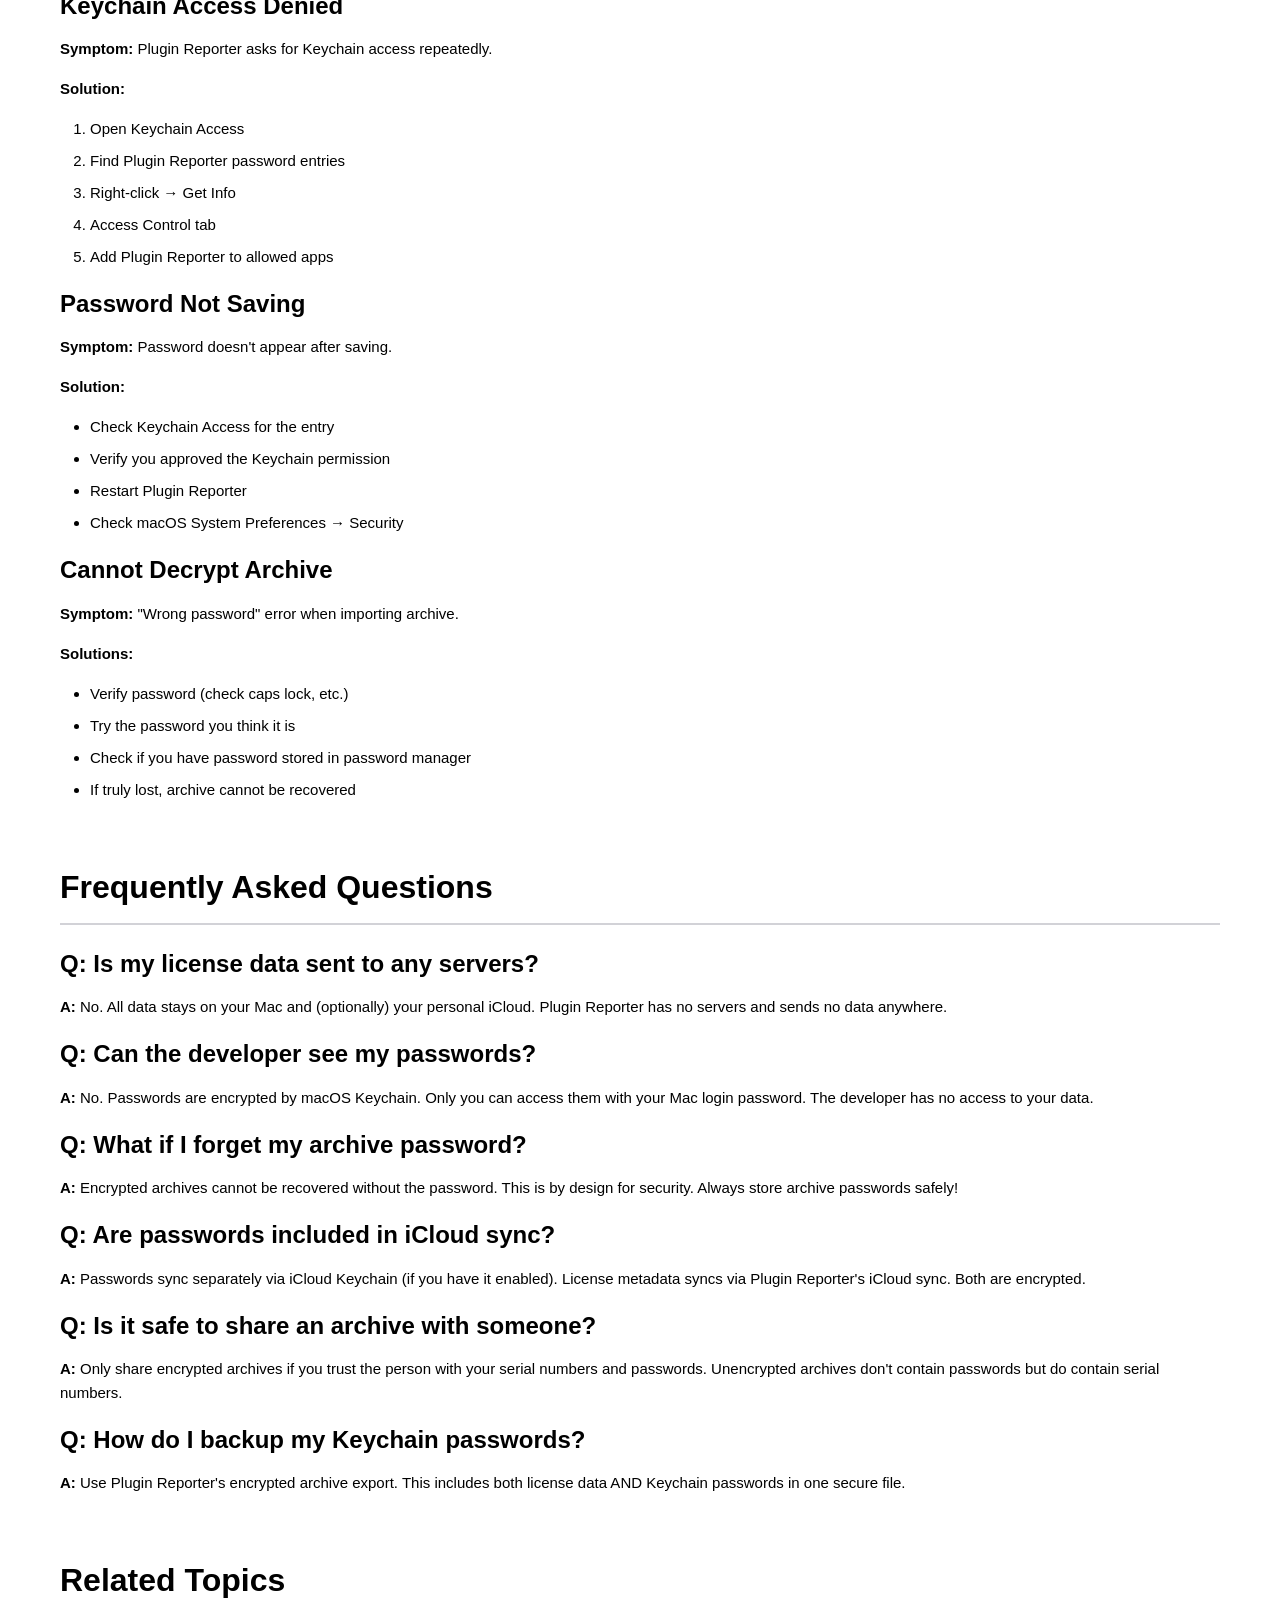
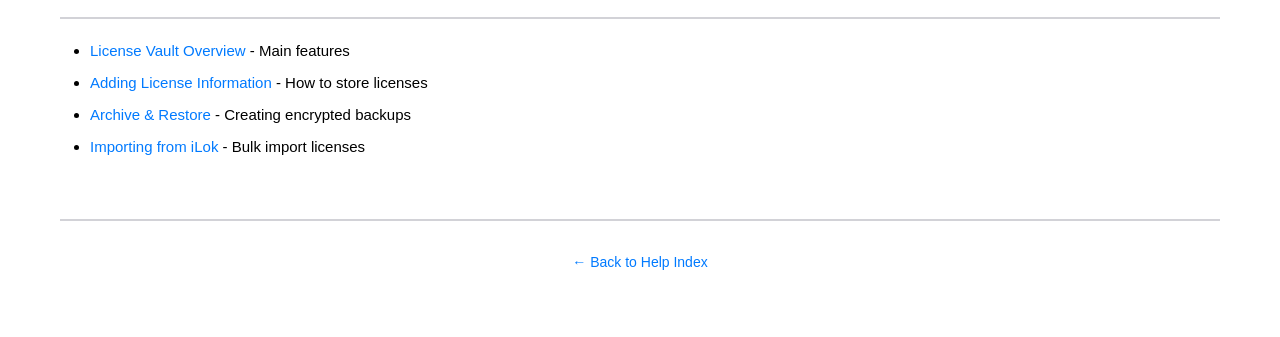
<file: Help/PluginReporter.help/Contents/Resources/en.lproj/license-security.html>
<!DOCTYPE html>
<html lang="en">
<head>
    <meta charset="UTF-8">
    <meta name="viewport" content="width=device-width, initial-scale=1.0">
    <title>Security & Keychain - Plugin Reporter Help</title>
    <link rel="stylesheet" href="styles.css">
</head>
<body>
    <div class="header">
        <h1>Security & Keychain</h1>
        <p class="subtitle">How your license data is protected</p>
    </div>

    <div class="container">
        <section>
            <h2>Overview</h2>
            <p>Plugin Reporter takes security seriously. Your license information - especially passwords - is protected using industry-standard encryption and Apple's built-in security frameworks.</p>

            <div class="tip">
                <h4>🔒 Bank-Level Security</h4>
                <p>Passwords are stored using the same macOS Keychain system that protects your banking credentials in Safari, Mail, and other trusted apps.</p>
            </div>
        </section>

        <section>
            <h2>macOS Keychain Integration</h2>

            <h3>What is Keychain?</h3>
            <p>Keychain is Apple's secure password management system built into macOS. It:</p>
            <ul>
                <li>Encrypts all passwords automatically</li>
                <li>Requires your login password to access</li>
                <li>Uses AES-256 encryption</li>
                <li>Is maintained and updated by Apple</li>
                <li>Has been battle-tested for decades</li>
            </ul>

            <h3>How Plugin Reporter Uses Keychain</h3>
            <p>When you save a password in the License Vault:</p>
            <ol>
                <li>Password is encrypted by macOS Keychain</li>
                <li>Stored in secure system-level storage</li>
                <li>Only accessible with your Mac login password</li>
                <li>Protected from unauthorized access</li>
                <li>Automatically backed up (if iCloud Keychain enabled)</li>
            </ol>

            <h3>Keychain Service Identifier</h3>
            <p>Plugin Reporter uses the service identifier:</p>
            <pre>com.chadlittlepage.PluginReporter.licenses</pre>
            <p>You can verify this in the Keychain Access app.</p>
        </section>

        <section>
            <h2>What's Stored Where</h2>

            <table>
                <tr>
                    <th>Data Type</th>
                    <th>Storage Location</th>
                    <th>Encryption</th>
                </tr>
                <tr>
                    <td>Passwords</td>
                    <td>macOS Keychain</td>
                    <td>AES-256 (automatic)</td>
                </tr>
                <tr>
                    <td>Serial Numbers</td>
                    <td>CloudSyncStorage</td>
                    <td>Optional (archives)</td>
                </tr>
                <tr>
                    <td>Email Addresses</td>
                    <td>CloudSyncStorage</td>
                    <td>Optional (archives)</td>
                </tr>
                <tr>
                    <td>Activation Info</td>
                    <td>CloudSyncStorage</td>
                    <td>Optional (archives)</td>
                </tr>
                <tr>
                    <td>Notes</td>
                    <td>CloudSyncStorage</td>
                    <td>Optional (archives)</td>
                </tr>
                <tr>
                    <td>Vendor URLs</td>
                    <td>CloudSyncStorage</td>
                    <td>Optional (archives)</td>
                </tr>
            </table>

            <h3>CloudSyncStorage</h3>
            <p>License metadata (everything except passwords) is stored in:</p>
            <ul>
                <li>Local file storage</li>
                <li>Optional iCloud Key-Value Store sync</li>
                <li>Protected by macOS file permissions</li>
                <li>Accessible only to Plugin Reporter</li>
            </ul>
        </section>

        <section>
            <h2>Archive Encryption</h2>

            <h3>Two Types of Archives</h3>

            <h4>Unencrypted Archives</h4>
            <ul>
                <li>Include serial numbers and license metadata</li>
                <li><strong>Do NOT include passwords</strong> (for security)</li>
                <li>Useful for sharing plugin lists without sensitive data</li>
                <li>Not recommended for backups containing licenses</li>
            </ul>

            <h4>Encrypted Archives (Recommended)</h4>
            <ul>
                <li>Include ALL license data including passwords</li>
                <li>Encrypted with AES-256-GCM</li>
                <li>Password-protected</li>
                <li>Complete backup of your license vault</li>
            </ul>

            <div class="tip">
                <h4>✅ Always Use Encrypted Archives</h4>
                <p>When backing up license data, always choose encryption. Unencrypted archives deliberately exclude passwords for your protection.</p>
            </div>
        </section>

        <section>
            <h2>Encryption Details</h2>

            <h3>Archive Encryption (AES-256-GCM)</h3>
            <p>Encrypted archives use:</p>
            <ul>
                <li><strong>Algorithm:</strong> AES-256-GCM</li>
                <li><strong>Key Derivation:</strong> PBKDF2 with 100,000 iterations</li>
                <li><strong>Salt:</strong> Random 16-byte salt per archive</li>
                <li><strong>Authentication:</strong> Built-in authentication tag (GCM mode)</li>
                <li><strong>Industry Standard:</strong> Used by governments and financial institutions</li>
            </ul>

            <h3>Keychain Encryption</h3>
            <p>macOS Keychain uses:</p>
            <ul>
                <li><strong>Algorithm:</strong> AES-256</li>
                <li><strong>Protection:</strong> Tied to your login password</li>
                <li><strong>Hardware:</strong> Can use Secure Enclave (on supported Macs)</li>
                <li><strong>Updates:</strong> Maintained by Apple security team</li>
            </ul>
        </section>

        <section>
            <h2>Access Control</h2>

            <h3>Who Can Access Your License Data?</h3>

            <h4>Passwords (Keychain)</h4>
            <ul>
                <li><strong>You</strong> - When logged into your Mac</li>
                <li><strong>Plugin Reporter</strong> - Only with your Mac unlocked</li>
                <li><strong>Nobody else</strong> - Protected by macOS security</li>
            </ul>

            <h4>License Metadata</h4>
            <ul>
                <li><strong>You</strong> - Full access</li>
                <li><strong>Plugin Reporter</strong> - Full access</li>
                <li><strong>Other apps</strong> - No access (sandboxed)</li>
                <li><strong>Other users</strong> - No access (file permissions)</li>
            </ul>

            <h3>When Locked</h3>
            <p>When your Mac is locked:</p>
            <ul>
                <li>Keychain passwords are inaccessible</li>
                <li>Files are protected by FileVault (if enabled)</li>
                <li>Plugin Reporter cannot access sensitive data</li>
            </ul>
        </section>

        <section>
            <h2>iCloud Sync Security</h2>

            <h3>What Syncs to iCloud</h3>
            <p>If iCloud sync is enabled:</p>
            <ul>
                <li>License metadata (serial numbers, notes, etc.)</li>
                <li>Stored in iCloud Key-Value Store</li>
                <li>Encrypted in transit and at rest</li>
                <li>Apple's standard iCloud security applies</li>
            </ul>

            <h3>What Does NOT Sync</h3>
            <ul>
                <li><strong>Passwords</strong> - Only in Keychain (optionally via iCloud Keychain)</li>
                <li>Passwords sync separately through iCloud Keychain (if enabled)</li>
                <li>This is Apple's design for maximum security</li>
            </ul>

            <h3>iCloud Keychain</h3>
            <p>If you enable iCloud Keychain (separate from Plugin Reporter):</p>
            <ul>
                <li>Keychain passwords sync across your Macs</li>
                <li>End-to-end encrypted</li>
                <li>Not accessible to Apple</li>
                <li>Plugin Reporter passwords included automatically</li>
            </ul>
        </section>

        <section>
            <h2>Best Practices</h2>

            <h3>For Maximum Security</h3>
            <div class="tip">
                <h4>✅ Recommended</h4>
                <ul>
                    <li><strong>Use strong Mac login password</strong> - Protects Keychain</li>
                    <li><strong>Enable FileVault</strong> - Full-disk encryption</li>
                    <li><strong>Create encrypted archives</strong> - Complete backups</li>
                    <li><strong>Use strong archive passwords</strong> - 12+ characters, mixed case, numbers, symbols</li>
                    <li><strong>Store archives securely</strong> - Password manager or encrypted drive</li>
                    <li><strong>Enable iCloud Keychain</strong> - Sync passwords securely</li>
                    <li><strong>Lock your Mac</strong> when away (Control-Command-Q)</li>
                </ul>
            </div>

            <h3>Password Guidelines</h3>
            <p>For archive passwords:</p>
            <ul>
                <li><strong>Length:</strong> Minimum 12 characters (16+ recommended)</li>
                <li><strong>Complexity:</strong> Mix of uppercase, lowercase, numbers, symbols</li>
                <li><strong>Uniqueness:</strong> Don't reuse passwords</li>
                <li><strong>Storage:</strong> Use a password manager (1Password, LastPass, etc.)</li>
                <li><strong>Recovery:</strong> Store backup of password in safe location</li>
            </ul>

            <div class="warning">
                <h4>⚠️ Important</h4>
                <p><strong>Archive passwords cannot be recovered!</strong> If you forget the password, the encrypted archive cannot be opened. Store passwords safely!</p>
            </div>
        </section>

        <section>
            <h2>Viewing Keychain Items</h2>

            <h3>How to View in Keychain Access</h3>
            <ol>
                <li>Open <strong>Keychain Access</strong> app (in /Applications/Utilities)</li>
                <li>Select <strong>"login"</strong> keychain in the left sidebar</li>
                <li>Search for: <code>PluginReporter</code></li>
                <li>You'll see entries like: <code>com.chadlittlepage.PluginReporter.licenses: {plugin-id}</code></li>
                <li>Double-click to view details</li>
                <li>Click "Show password" (requires Mac password)</li>
            </ol>

            <h3>Keychain Entry Details</h3>
            <p>Each password entry contains:</p>
            <ul>
                <li><strong>Service:</strong> com.chadlittlepage.PluginReporter.licenses</li>
                <li><strong>Account:</strong> Unique plugin ID (publisher_name)</li>
                <li><strong>Where:</strong> Login keychain</li>
                <li><strong>Access:</strong> Plugin Reporter only</li>
            </ul>
        </section>

        <section>
            <h2>Data Retention & Deletion</h2>

            <h3>When You Delete a License</h3>
            <p>When you delete license info in Plugin Reporter:</p>
            <ol>
                <li>License metadata removed immediately</li>
                <li>Keychain password deleted automatically</li>
                <li>Changes sync to iCloud (if enabled)</li>
                <li>Data removed from future archives</li>
            </ol>

            <h3>When You Uninstall Plugin Reporter</h3>
            <p>If you uninstall the app:</p>
            <ul>
                <li>Keychain items remain (safe default)</li>
                <li>To fully remove, manually delete from Keychain Access</li>
                <li>Or use Settings → Delete All Data before uninstalling</li>
            </ul>

            <h3>Complete Data Removal</h3>
            <p>To completely remove all license data:</p>
            <ol>
                <li>Open Keychain Access</li>
                <li>Search for "PluginReporter"</li>
                <li>Delete all matching items</li>
                <li>Delete CloudSyncStorage data</li>
                <li>Uninstall Plugin Reporter</li>
            </ol>
        </section>

        <section>
            <h2>Privacy Policy</h2>

            <h3>What Plugin Reporter Does</h3>
            <ul>
                <li>Stores data locally on your Mac</li>
                <li>Optionally syncs via your personal iCloud</li>
                <li>Uses macOS Keychain for passwords</li>
            </ul>

            <h3>What Plugin Reporter Does NOT Do</h3>
            <ul>
                <li><strong>No analytics</strong> - We don't track usage</li>
                <li><strong>No telemetry</strong> - No data sent to servers</li>
                <li><strong>No third parties</strong> - Your data stays with you</li>
                <li><strong>No ads</strong> - No tracking for advertising</li>
                <li><strong>No selling data</strong> - We have no access to your data</li>
            </ul>

            <h3>Your Control</h3>
            <ul>
                <li>You own all your data</li>
                <li>You control iCloud sync (on/off)</li>
                <li>You can export and delete at any time</li>
                <li>You can inspect Keychain entries</li>
            </ul>
        </section>

        <section>
            <h2>Troubleshooting</h2>

            <h3>Keychain Access Denied</h3>
            <p><strong>Symptom:</strong> Plugin Reporter asks for Keychain access repeatedly.</p>
            <p><strong>Solution:</strong></p>
            <ol>
                <li>Open Keychain Access</li>
                <li>Find Plugin Reporter password entries</li>
                <li>Right-click → Get Info</li>
                <li>Access Control tab</li>
                <li>Add Plugin Reporter to allowed apps</li>
            </ol>

            <h3>Password Not Saving</h3>
            <p><strong>Symptom:</strong> Password doesn't appear after saving.</p>
            <p><strong>Solution:</strong></p>
            <ul>
                <li>Check Keychain Access for the entry</li>
                <li>Verify you approved the Keychain permission</li>
                <li>Restart Plugin Reporter</li>
                <li>Check macOS System Preferences → Security</li>
            </ul>

            <h3>Cannot Decrypt Archive</h3>
            <p><strong>Symptom:</strong> "Wrong password" error when importing archive.</p>
            <p><strong>Solutions:</strong></p>
            <ul>
                <li>Verify password (check caps lock, etc.)</li>
                <li>Try the password you think it is</li>
                <li>Check if you have password stored in password manager</li>
                <li>If truly lost, archive cannot be recovered</li>
            </ul>
        </section>

        <section>
            <h2>Frequently Asked Questions</h2>

            <h3>Q: Is my license data sent to any servers?</h3>
            <p><strong>A:</strong> No. All data stays on your Mac and (optionally) your personal iCloud. Plugin Reporter has no servers and sends no data anywhere.</p>

            <h3>Q: Can the developer see my passwords?</h3>
            <p><strong>A:</strong> No. Passwords are encrypted by macOS Keychain. Only you can access them with your Mac login password. The developer has no access to your data.</p>

            <h3>Q: What if I forget my archive password?</h3>
            <p><strong>A:</strong> Encrypted archives cannot be recovered without the password. This is by design for security. Always store archive passwords safely!</p>

            <h3>Q: Are passwords included in iCloud sync?</h3>
            <p><strong>A:</strong> Passwords sync separately via iCloud Keychain (if you have it enabled). License metadata syncs via Plugin Reporter's iCloud sync. Both are encrypted.</p>

            <h3>Q: Is it safe to share an archive with someone?</h3>
            <p><strong>A:</strong> Only share encrypted archives if you trust the person with your serial numbers and passwords. Unencrypted archives don't contain passwords but do contain serial numbers.</p>

            <h3>Q: How do I backup my Keychain passwords?</h3>
            <p><strong>A:</strong> Use Plugin Reporter's encrypted archive export. This includes both license data AND Keychain passwords in one secure file.</p>
        </section>

        <section>
            <h2>Related Topics</h2>
            <ul>
                <li><a href="license-vault.html">License Vault Overview</a> - Main features</li>
                <li><a href="adding-licenses.html">Adding License Information</a> - How to store licenses</li>
                <li><a href="archive.html">Archive & Restore</a> - Creating encrypted backups</li>
                <li><a href="ilok-import.html">Importing from iLok</a> - Bulk import licenses</li>
            </ul>
        </section>
    </div>

    <footer>
        <p><a href="index.html">← Back to Help Index</a></p>
    </footer>
</body>
</html>
</file>
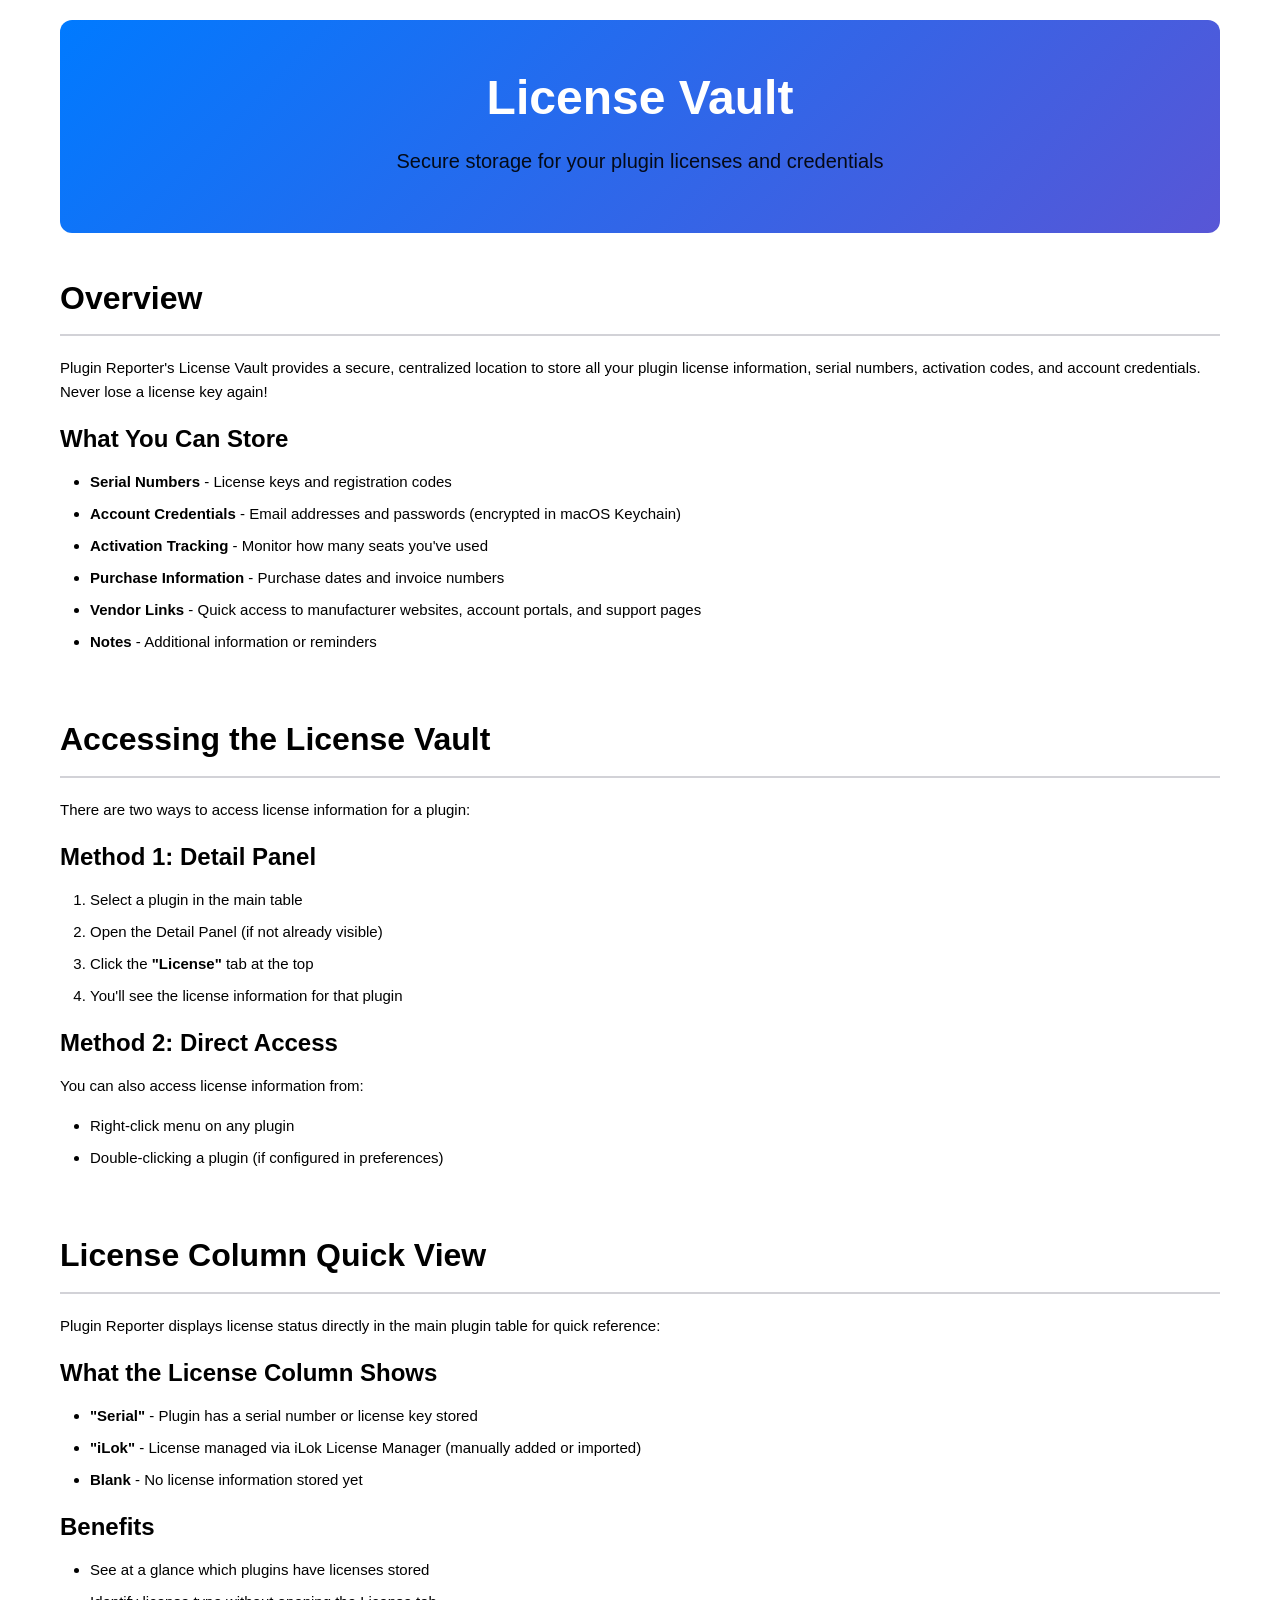
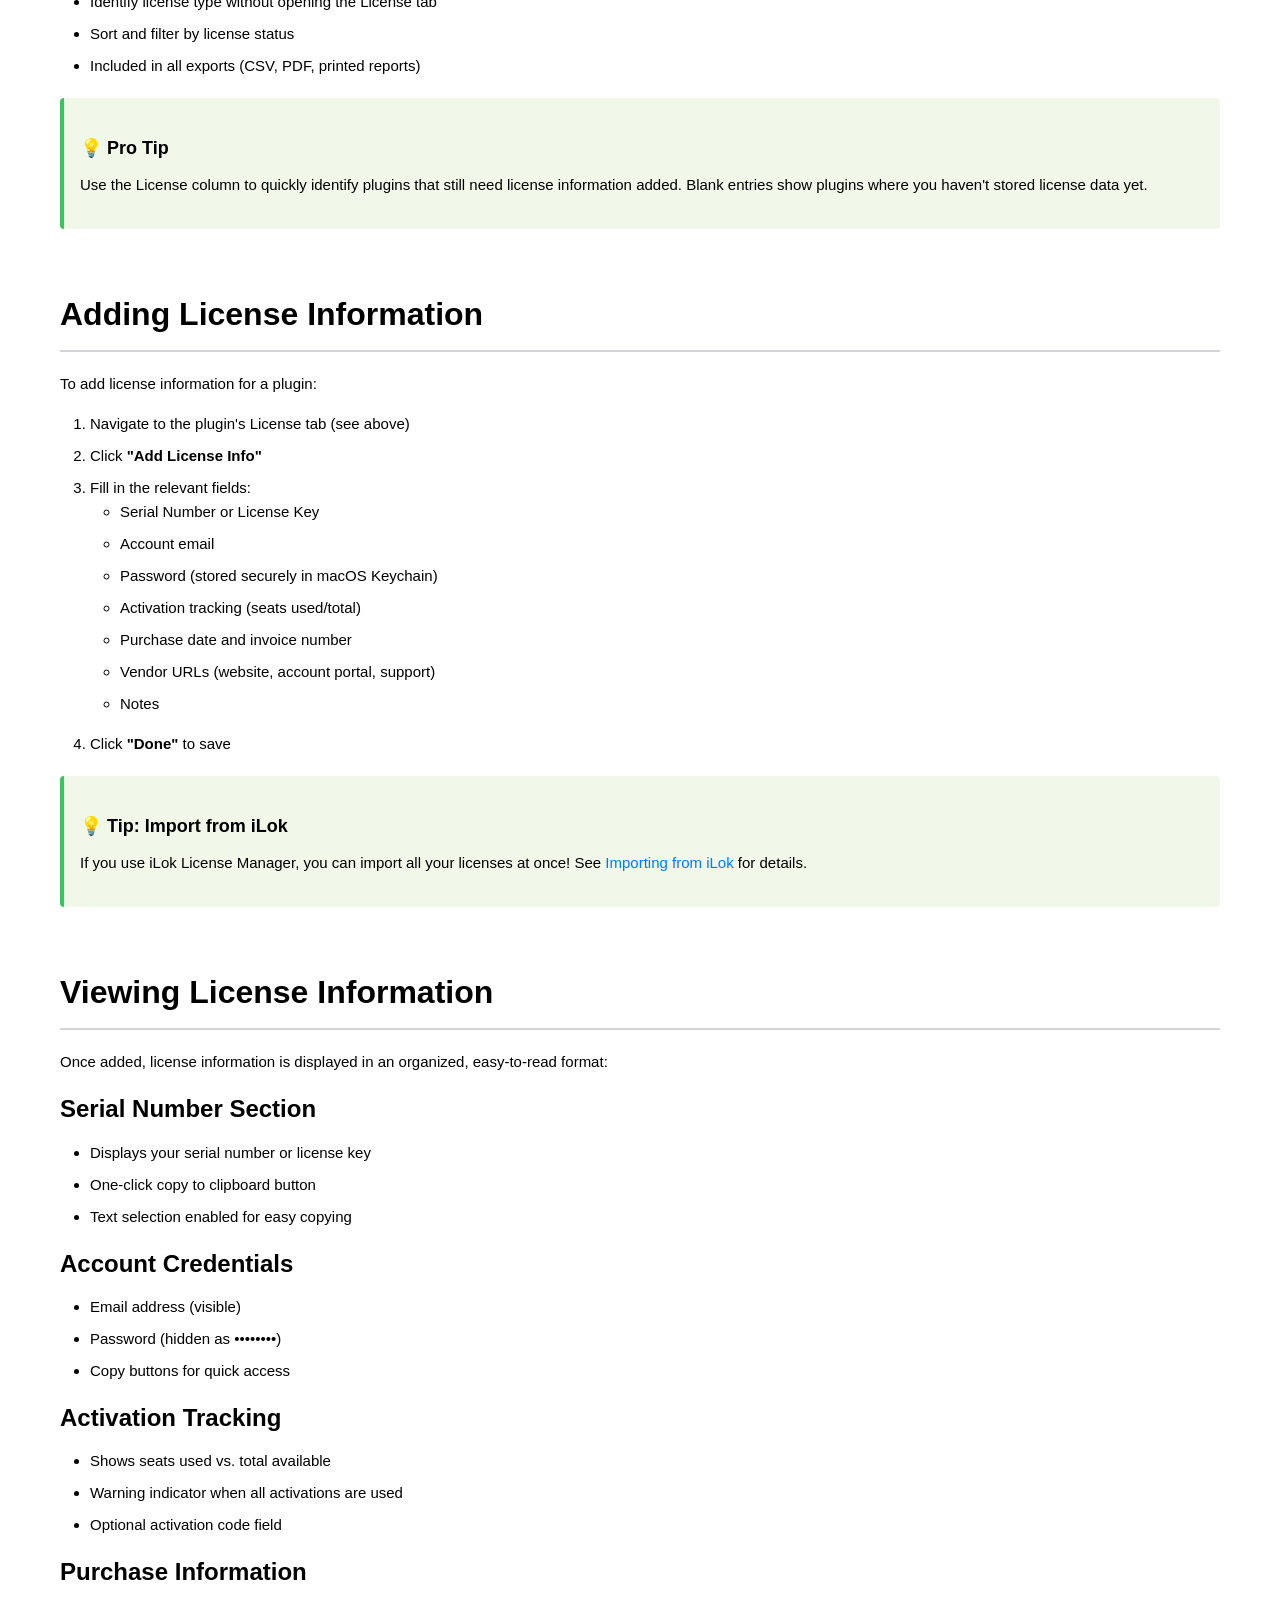
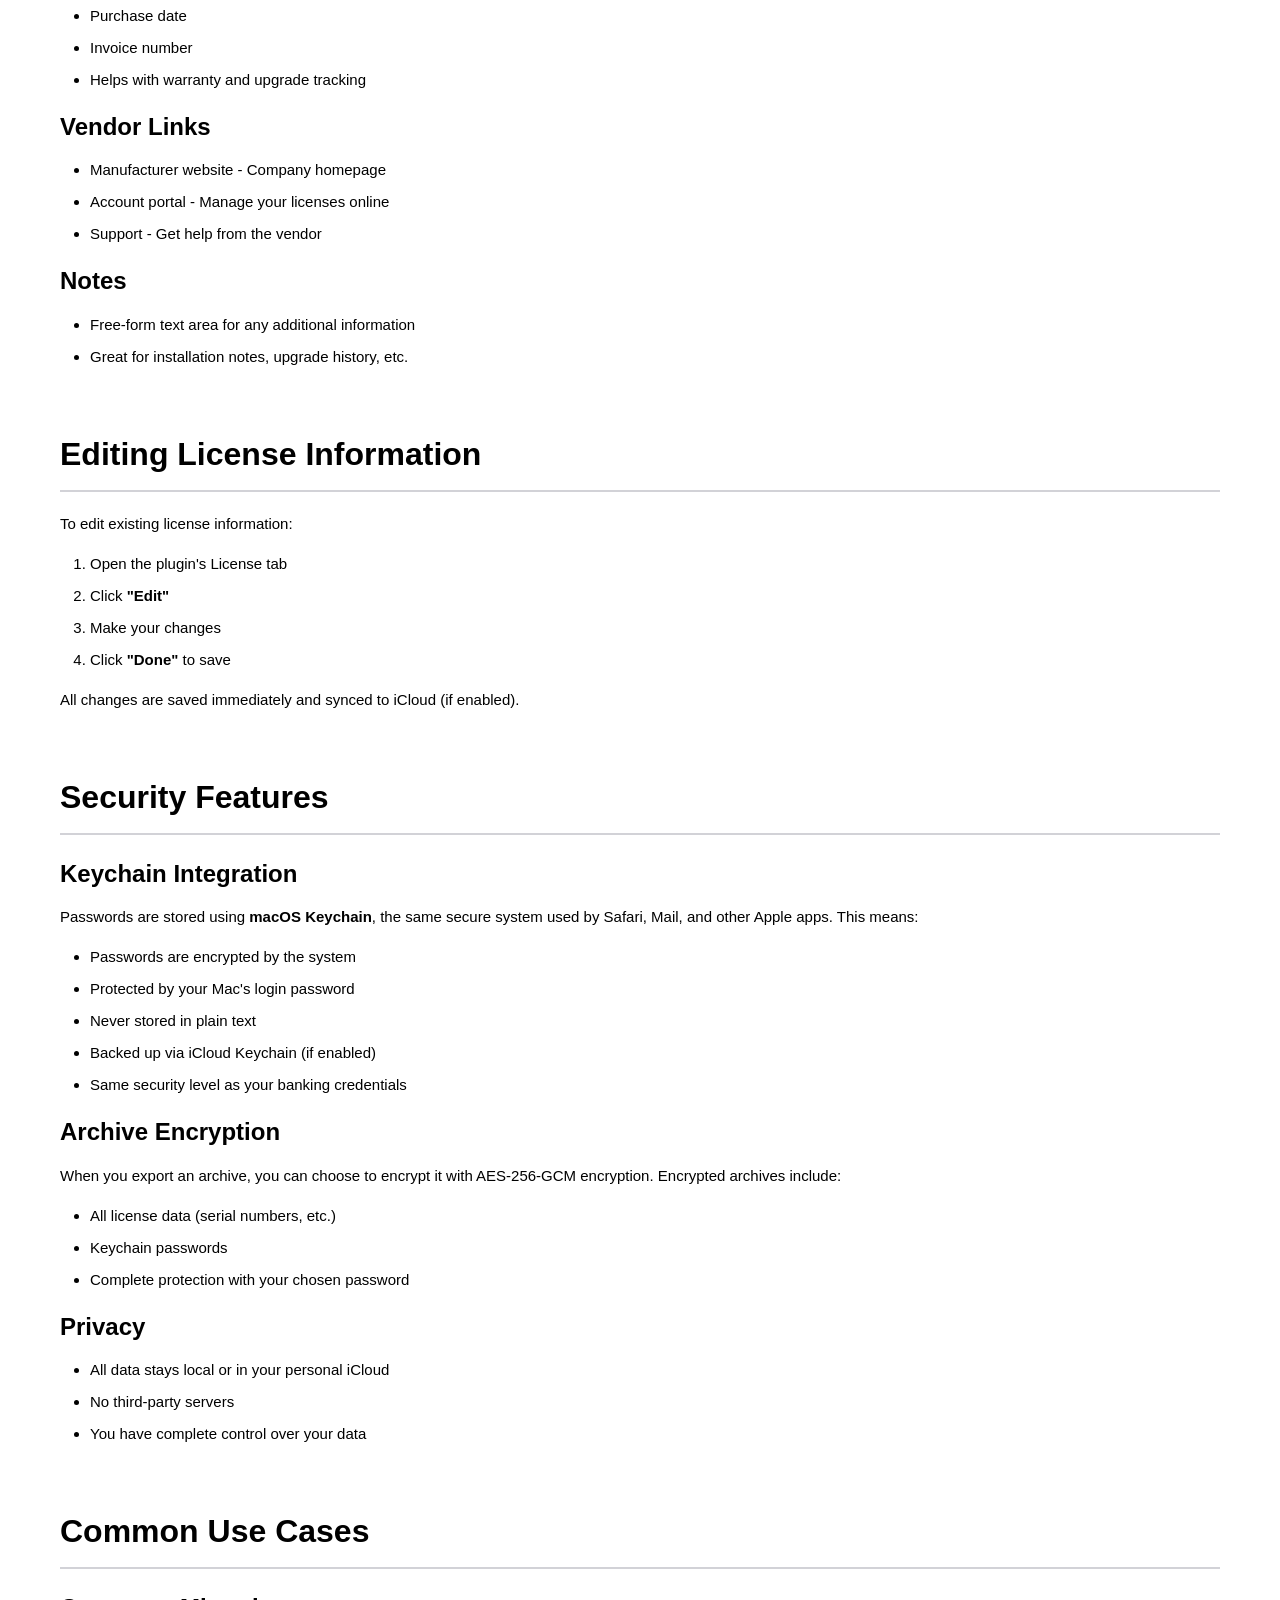
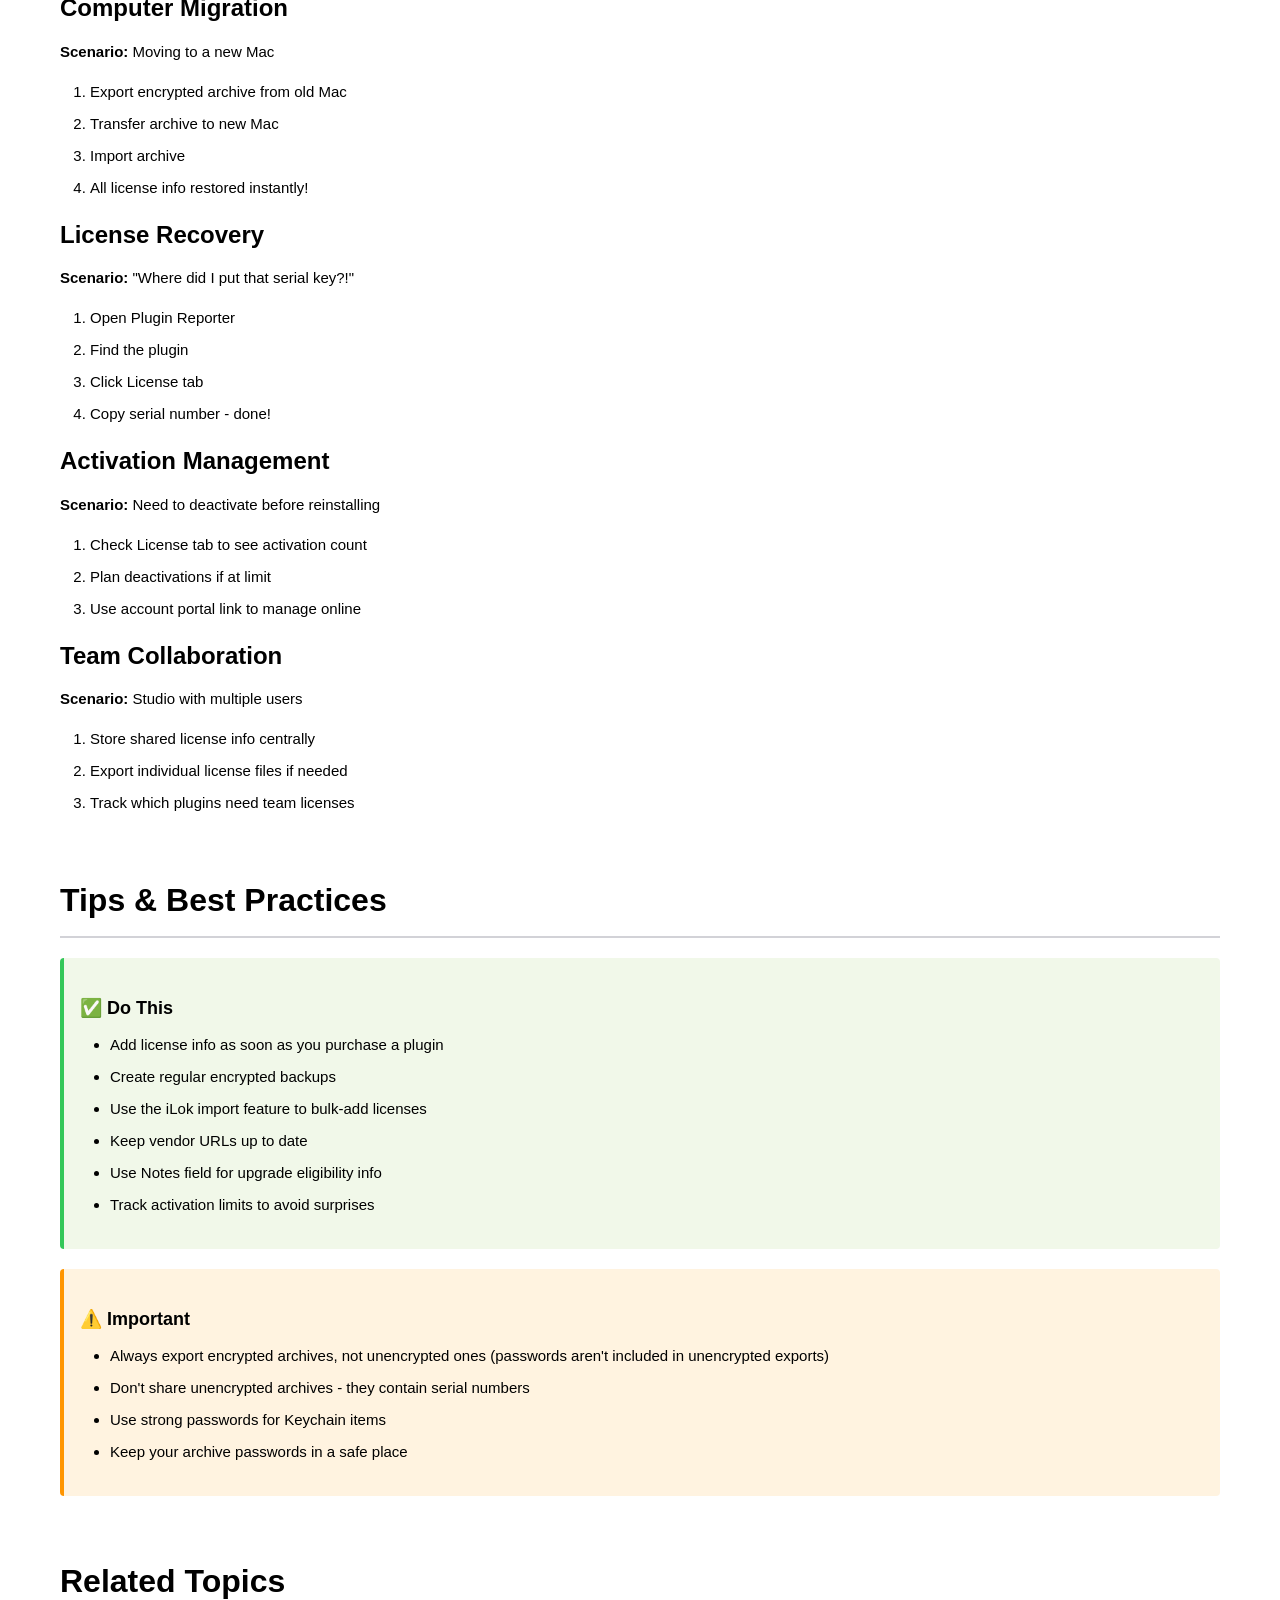
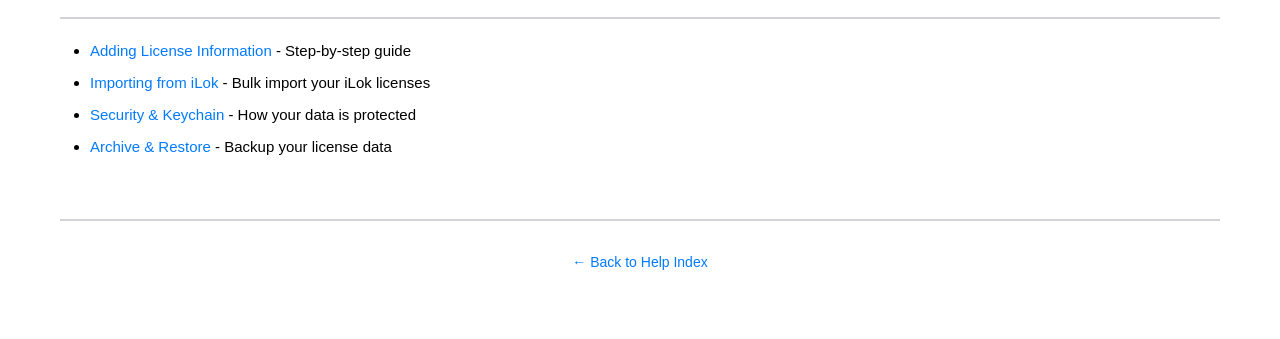
<file: Help/PluginReporter.help/Contents/Resources/en.lproj/license-vault.html>
<!DOCTYPE html>
<html lang="en">
<head>
    <meta charset="UTF-8">
    <meta name="viewport" content="width=device-width, initial-scale=1.0">
    <title>License Vault - Plugin Reporter Help</title>
    <link rel="stylesheet" href="styles.css">
</head>
<body>
    <div class="header">
        <h1>License Vault</h1>
        <p class="subtitle">Secure storage for your plugin licenses and credentials</p>
    </div>

    <div class="container">
        <section>
            <h2>Overview</h2>
            <p>Plugin Reporter's License Vault provides a secure, centralized location to store all your plugin license information, serial numbers, activation codes, and account credentials. Never lose a license key again!</p>

            <h3>What You Can Store</h3>
            <ul>
                <li><strong>Serial Numbers</strong> - License keys and registration codes</li>
                <li><strong>Account Credentials</strong> - Email addresses and passwords (encrypted in macOS Keychain)</li>
                <li><strong>Activation Tracking</strong> - Monitor how many seats you've used</li>
                <li><strong>Purchase Information</strong> - Purchase dates and invoice numbers</li>
                <li><strong>Vendor Links</strong> - Quick access to manufacturer websites, account portals, and support pages</li>
                <li><strong>Notes</strong> - Additional information or reminders</li>
            </ul>
        </section>

        <section>
            <h2>Accessing the License Vault</h2>
            <p>There are two ways to access license information for a plugin:</p>

            <h3>Method 1: Detail Panel</h3>
            <ol>
                <li>Select a plugin in the main table</li>
                <li>Open the Detail Panel (if not already visible)</li>
                <li>Click the <strong>"License"</strong> tab at the top</li>
                <li>You'll see the license information for that plugin</li>
            </ol>

            <h3>Method 2: Direct Access</h3>
            <p>You can also access license information from:</p>
            <ul>
                <li>Right-click menu on any plugin</li>
                <li>Double-clicking a plugin (if configured in preferences)</li>
            </ul>
        </section>

        <section>
            <h2>License Column Quick View</h2>
            <p>Plugin Reporter displays license status directly in the main plugin table for quick reference:</p>

            <h3>What the License Column Shows</h3>
            <ul>
                <li><strong>"Serial"</strong> - Plugin has a serial number or license key stored</li>
                <li><strong>"iLok"</strong> - License managed via iLok License Manager (manually added or imported)</li>
                <li><strong>Blank</strong> - No license information stored yet</li>
            </ul>

            <h3>Benefits</h3>
            <ul>
                <li>See at a glance which plugins have licenses stored</li>
                <li>Identify license type without opening the License tab</li>
                <li>Sort and filter by license status</li>
                <li>Included in all exports (CSV, PDF, printed reports)</li>
            </ul>

            <div class="tip">
                <h4>💡 Pro Tip</h4>
                <p>Use the License column to quickly identify plugins that still need license information added. Blank entries show plugins where you haven't stored license data yet.</p>
            </div>
        </section>

        <section>
            <h2>Adding License Information</h2>
            <p>To add license information for a plugin:</p>

            <ol>
                <li>Navigate to the plugin's License tab (see above)</li>
                <li>Click <strong>"Add License Info"</strong></li>
                <li>Fill in the relevant fields:
                    <ul>
                        <li>Serial Number or License Key</li>
                        <li>Account email</li>
                        <li>Password (stored securely in macOS Keychain)</li>
                        <li>Activation tracking (seats used/total)</li>
                        <li>Purchase date and invoice number</li>
                        <li>Vendor URLs (website, account portal, support)</li>
                        <li>Notes</li>
                    </ul>
                </li>
                <li>Click <strong>"Done"</strong> to save</li>
            </ol>

            <div class="tip">
                <h4>💡 Tip: Import from iLok</h4>
                <p>If you use iLok License Manager, you can import all your licenses at once! See <a href="ilok-import.html">Importing from iLok</a> for details.</p>
            </div>
        </section>

        <section>
            <h2>Viewing License Information</h2>
            <p>Once added, license information is displayed in an organized, easy-to-read format:</p>

            <h3>Serial Number Section</h3>
            <ul>
                <li>Displays your serial number or license key</li>
                <li>One-click copy to clipboard button</li>
                <li>Text selection enabled for easy copying</li>
            </ul>

            <h3>Account Credentials</h3>
            <ul>
                <li>Email address (visible)</li>
                <li>Password (hidden as ••••••••)</li>
                <li>Copy buttons for quick access</li>
            </ul>

            <h3>Activation Tracking</h3>
            <ul>
                <li>Shows seats used vs. total available</li>
                <li>Warning indicator when all activations are used</li>
                <li>Optional activation code field</li>
            </ul>

            <h3>Purchase Information</h3>
            <ul>
                <li>Purchase date</li>
                <li>Invoice number</li>
                <li>Helps with warranty and upgrade tracking</li>
            </ul>

            <h3>Vendor Links</h3>
            <ul>
                <li>Manufacturer website - Company homepage</li>
                <li>Account portal - Manage your licenses online</li>
                <li>Support - Get help from the vendor</li>
            </ul>

            <h3>Notes</h3>
            <ul>
                <li>Free-form text area for any additional information</li>
                <li>Great for installation notes, upgrade history, etc.</li>
            </ul>
        </section>

        <section>
            <h2>Editing License Information</h2>
            <p>To edit existing license information:</p>

            <ol>
                <li>Open the plugin's License tab</li>
                <li>Click <strong>"Edit"</strong></li>
                <li>Make your changes</li>
                <li>Click <strong>"Done"</strong> to save</li>
            </ol>

            <p>All changes are saved immediately and synced to iCloud (if enabled).</p>
        </section>

        <section>
            <h2>Security Features</h2>

            <h3>Keychain Integration</h3>
            <p>Passwords are stored using <strong>macOS Keychain</strong>, the same secure system used by Safari, Mail, and other Apple apps. This means:</p>
            <ul>
                <li>Passwords are encrypted by the system</li>
                <li>Protected by your Mac's login password</li>
                <li>Never stored in plain text</li>
                <li>Backed up via iCloud Keychain (if enabled)</li>
                <li>Same security level as your banking credentials</li>
            </ul>

            <h3>Archive Encryption</h3>
            <p>When you export an archive, you can choose to encrypt it with AES-256-GCM encryption. Encrypted archives include:</p>
            <ul>
                <li>All license data (serial numbers, etc.)</li>
                <li>Keychain passwords</li>
                <li>Complete protection with your chosen password</li>
            </ul>

            <h3>Privacy</h3>
            <ul>
                <li>All data stays local or in your personal iCloud</li>
                <li>No third-party servers</li>
                <li>You have complete control over your data</li>
            </ul>
        </section>

        <section>
            <h2>Common Use Cases</h2>

            <h3>Computer Migration</h3>
            <p><strong>Scenario:</strong> Moving to a new Mac</p>
            <ol>
                <li>Export encrypted archive from old Mac</li>
                <li>Transfer archive to new Mac</li>
                <li>Import archive</li>
                <li>All license info restored instantly!</li>
            </ol>

            <h3>License Recovery</h3>
            <p><strong>Scenario:</strong> "Where did I put that serial key?!"</p>
            <ol>
                <li>Open Plugin Reporter</li>
                <li>Find the plugin</li>
                <li>Click License tab</li>
                <li>Copy serial number - done!</li>
            </ol>

            <h3>Activation Management</h3>
            <p><strong>Scenario:</strong> Need to deactivate before reinstalling</p>
            <ol>
                <li>Check License tab to see activation count</li>
                <li>Plan deactivations if at limit</li>
                <li>Use account portal link to manage online</li>
            </ol>

            <h3>Team Collaboration</h3>
            <p><strong>Scenario:</strong> Studio with multiple users</p>
            <ol>
                <li>Store shared license info centrally</li>
                <li>Export individual license files if needed</li>
                <li>Track which plugins need team licenses</li>
            </ol>
        </section>

        <section>
            <h2>Tips & Best Practices</h2>

            <div class="tip">
                <h4>✅ Do This</h4>
                <ul>
                    <li>Add license info as soon as you purchase a plugin</li>
                    <li>Create regular encrypted backups</li>
                    <li>Use the iLok import feature to bulk-add licenses</li>
                    <li>Keep vendor URLs up to date</li>
                    <li>Use Notes field for upgrade eligibility info</li>
                    <li>Track activation limits to avoid surprises</li>
                </ul>
            </div>

            <div class="warning">
                <h4>⚠️ Important</h4>
                <ul>
                    <li>Always export encrypted archives, not unencrypted ones (passwords aren't included in unencrypted exports)</li>
                    <li>Don't share unencrypted archives - they contain serial numbers</li>
                    <li>Use strong passwords for Keychain items</li>
                    <li>Keep your archive passwords in a safe place</li>
                </ul>
            </div>
        </section>

        <section>
            <h2>Related Topics</h2>
            <ul>
                <li><a href="adding-licenses.html">Adding License Information</a> - Step-by-step guide</li>
                <li><a href="ilok-import.html">Importing from iLok</a> - Bulk import your iLok licenses</li>
                <li><a href="license-security.html">Security & Keychain</a> - How your data is protected</li>
                <li><a href="archive.html">Archive & Restore</a> - Backup your license data</li>
            </ul>
        </section>
    </div>

    <footer>
        <p><a href="index.html">← Back to Help Index</a></p>
    </footer>
</body>
</html>
</file>
<file: Help/PluginReporter.help/Contents/Resources/en.lproj/styles.css>
/* Plugin Reporter Help Styles */

:root {
    --primary-color: #007AFF;
    --secondary-color: #5856D6;
    --text-color: #000000;
    --text-secondary: #6e6e73;
    --bg-color: #ffffff;
    --bg-secondary: #f5f5f7;
    --border-color: #d2d2d7;
    --code-bg: #f4f4f4;
    --success-color: #34C759;
    --warning-color: #FF9500;
    --error-color: #FF3B30;
}

@media (prefers-color-scheme: dark) {
    :root {
        --text-color: #ffffff;
        --text-secondary: #a1a1a6;
        --bg-color: #1c1c1e;
        --bg-secondary: #2c2c2e;
        --border-color: #38383a;
        --code-bg: #2c2c2e;
    }
}

* {
    margin: 0;
    padding: 0;
    box-sizing: border-box;
}

body {
    font-family: -apple-system, BlinkMacSystemFont, 'SF Pro Text', 'Helvetica Neue', Arial, sans-serif;
    font-size: 15px;
    line-height: 1.6;
    color: var(--text-color);
    background-color: var(--bg-color);
    padding: 20px;
    max-width: 1200px;
    margin: 0 auto;
}

.header {
    text-align: center;
    padding: 40px 20px;
    background: linear-gradient(135deg, var(--primary-color), var(--secondary-color));
    color: white;
    border-radius: 12px;
    margin-bottom: 40px;
}

.header h1 {
    font-size: 48px;
    font-weight: 700;
    margin-bottom: 8px;
}

.header .subtitle {
    font-size: 20px;
    opacity: 0.9;
}

.container {
    max-width: 100%;
}

section {
    margin-bottom: 60px;
}

h2 {
    font-size: 32px;
    font-weight: 600;
    margin-bottom: 20px;
    color: var(--text-color);
    border-bottom: 2px solid var(--border-color);
    padding-bottom: 10px;
}

h3 {
    font-size: 24px;
    font-weight: 600;
    margin-bottom: 12px;
    color: var(--text-color);
}

h4 {
    font-size: 18px;
    font-weight: 600;
    margin-bottom: 10px;
    margin-top: 20px;
    color: var(--text-color);
}

p {
    margin-bottom: 16px;
    color: var(--text-color);
}

ul, ol {
    margin-bottom: 16px;
    padding-left: 30px;
}

li {
    margin-bottom: 8px;
    color: var(--text-color);
}

a {
    color: var(--primary-color);
    text-decoration: none;
}

a:hover {
    text-decoration: underline;
}

.toc-grid {
    display: grid;
    grid-template-columns: repeat(auto-fit, minmax(280px, 1fr));
    gap: 30px;
    margin-top: 30px;
}

.toc-section {
    background-color: var(--bg-secondary);
    padding: 24px;
    border-radius: 12px;
    border: 1px solid var(--border-color);
}

.toc-section h3 {
    color: var(--primary-color);
    margin-bottom: 16px;
    font-size: 20px;
}

.toc-section ul {
    list-style: none;
    padding-left: 0;
}

.toc-section li {
    margin-bottom: 10px;
}

.toc-section a {
    display: block;
    padding: 8px 12px;
    background-color: var(--bg-color);
    border-radius: 6px;
    transition: all 0.2s ease;
}

.toc-section a:hover {
    background-color: var(--primary-color);
    color: white;
    text-decoration: none;
    transform: translateX(4px);
}

.quick-link-grid {
    display: grid;
    grid-template-columns: repeat(auto-fit, minmax(250px, 1fr));
    gap: 20px;
    margin-top: 30px;
}

.quick-link-card {
    background: linear-gradient(135deg, var(--bg-secondary), var(--bg-color));
    border: 2px solid var(--border-color);
    border-radius: 12px;
    padding: 24px;
    text-align: center;
    transition: all 0.3s ease;
    display: block;
}

.quick-link-card:hover {
    transform: translateY(-4px);
    box-shadow: 0 8px 16px rgba(0, 0, 0, 0.1);
    border-color: var(--primary-color);
    text-decoration: none;
}

.quick-link-card h3 {
    font-size: 20px;
    margin-bottom: 8px;
}

.quick-link-card p {
    color: var(--text-secondary);
    margin-bottom: 0;
    font-size: 14px;
}

.note {
    background-color: #E3F2FD;
    border-left: 4px solid var(--primary-color);
    padding: 16px;
    margin: 20px 0;
    border-radius: 4px;
}

@media (prefers-color-scheme: dark) {
    .note {
        background-color: #1a2942;
    }
}

.tip {
    background-color: #F1F8E9;
    border-left: 4px solid var(--success-color);
    padding: 16px;
    margin: 20px 0;
    border-radius: 4px;
}

@media (prefers-color-scheme: dark) {
    .tip {
        background-color: #1c2e1a;
    }
}

.warning {
    background-color: #FFF3E0;
    border-left: 4px solid var(--warning-color);
    padding: 16px;
    margin: 20px 0;
    border-radius: 4px;
}

@media (prefers-color-scheme: dark) {
    .warning {
        background-color: #2e2419;
    }
}

.code-block {
    background-color: var(--code-bg);
    border: 1px solid var(--border-color);
    border-radius: 8px;
    padding: 16px;
    margin: 20px 0;
    font-family: 'SF Mono', Monaco, Consolas, monospace;
    font-size: 13px;
    overflow-x: auto;
}

code {
    background-color: var(--code-bg);
    padding: 2px 6px;
    border-radius: 4px;
    font-family: 'SF Mono', Monaco, Consolas, monospace;
    font-size: 13px;
}

kbd {
    background-color: var(--bg-secondary);
    border: 1px solid var(--border-color);
    border-radius: 4px;
    padding: 2px 8px;
    font-family: 'SF Pro Text', sans-serif;
    font-size: 12px;
    box-shadow: 0 1px 2px rgba(0, 0, 0, 0.1);
}

table {
    width: 100%;
    border-collapse: collapse;
    margin: 20px 0;
}

th, td {
    padding: 12px;
    text-align: left;
    border-bottom: 1px solid var(--border-color);
}

th {
    background-color: var(--bg-secondary);
    font-weight: 600;
}

.search-tips {
    background-color: var(--bg-secondary);
    padding: 30px;
    border-radius: 12px;
    border: 1px solid var(--border-color);
}

.search-tips ul {
    margin-top: 16px;
}

.search-tips strong {
    color: var(--primary-color);
}

footer {
    margin-top: 60px;
    padding: 30px;
    text-align: center;
    border-top: 2px solid var(--border-color);
    color: var(--text-secondary);
    font-size: 14px;
}

footer a {
    color: var(--primary-color);
}

.step-list {
    counter-reset: step-counter;
    list-style: none;
    padding-left: 0;
}

.step-list li {
    counter-increment: step-counter;
    margin-bottom: 20px;
    padding-left: 50px;
    position: relative;
}

.step-list li::before {
    content: counter(step-counter);
    position: absolute;
    left: 0;
    top: 0;
    background-color: var(--primary-color);
    color: white;
    width: 32px;
    height: 32px;
    border-radius: 50%;
    display: flex;
    align-items: center;
    justify-content: center;
    font-weight: 600;
}

.feature-grid {
    display: grid;
    grid-template-columns: repeat(auto-fit, minmax(200px, 1fr));
    gap: 16px;
    margin: 20px 0;
}

.feature-item {
    background-color: var(--bg-secondary);
    padding: 16px;
    border-radius: 8px;
    text-align: center;
}

.screenshot {
    max-width: 100%;
    border: 1px solid var(--border-color);
    border-radius: 8px;
    margin: 20px 0;
    box-shadow: 0 4px 12px rgba(0, 0, 0, 0.1);
}

@media (max-width: 768px) {
    .header h1 {
        font-size: 32px;
    }

    .toc-grid, .quick-link-grid {
        grid-template-columns: 1fr;
    }

    h2 {
        font-size: 24px;
    }
}
</file>
